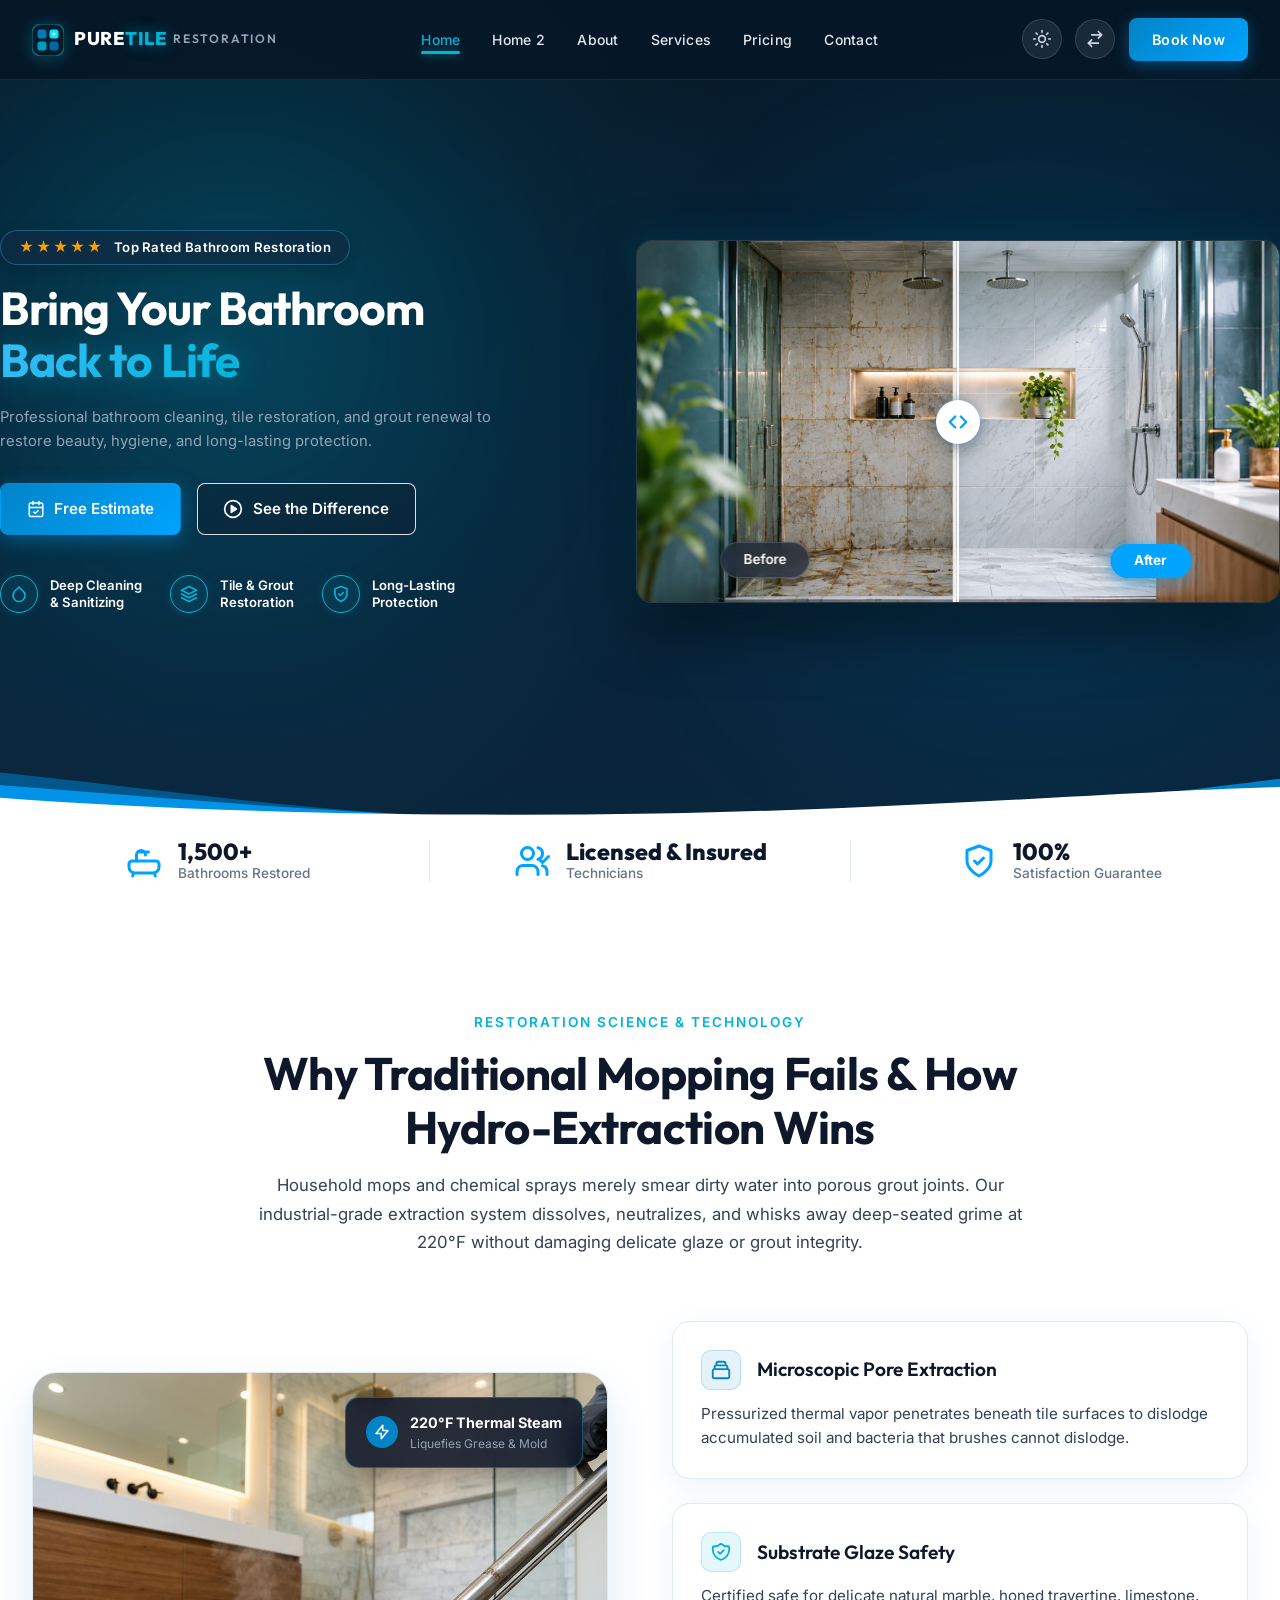
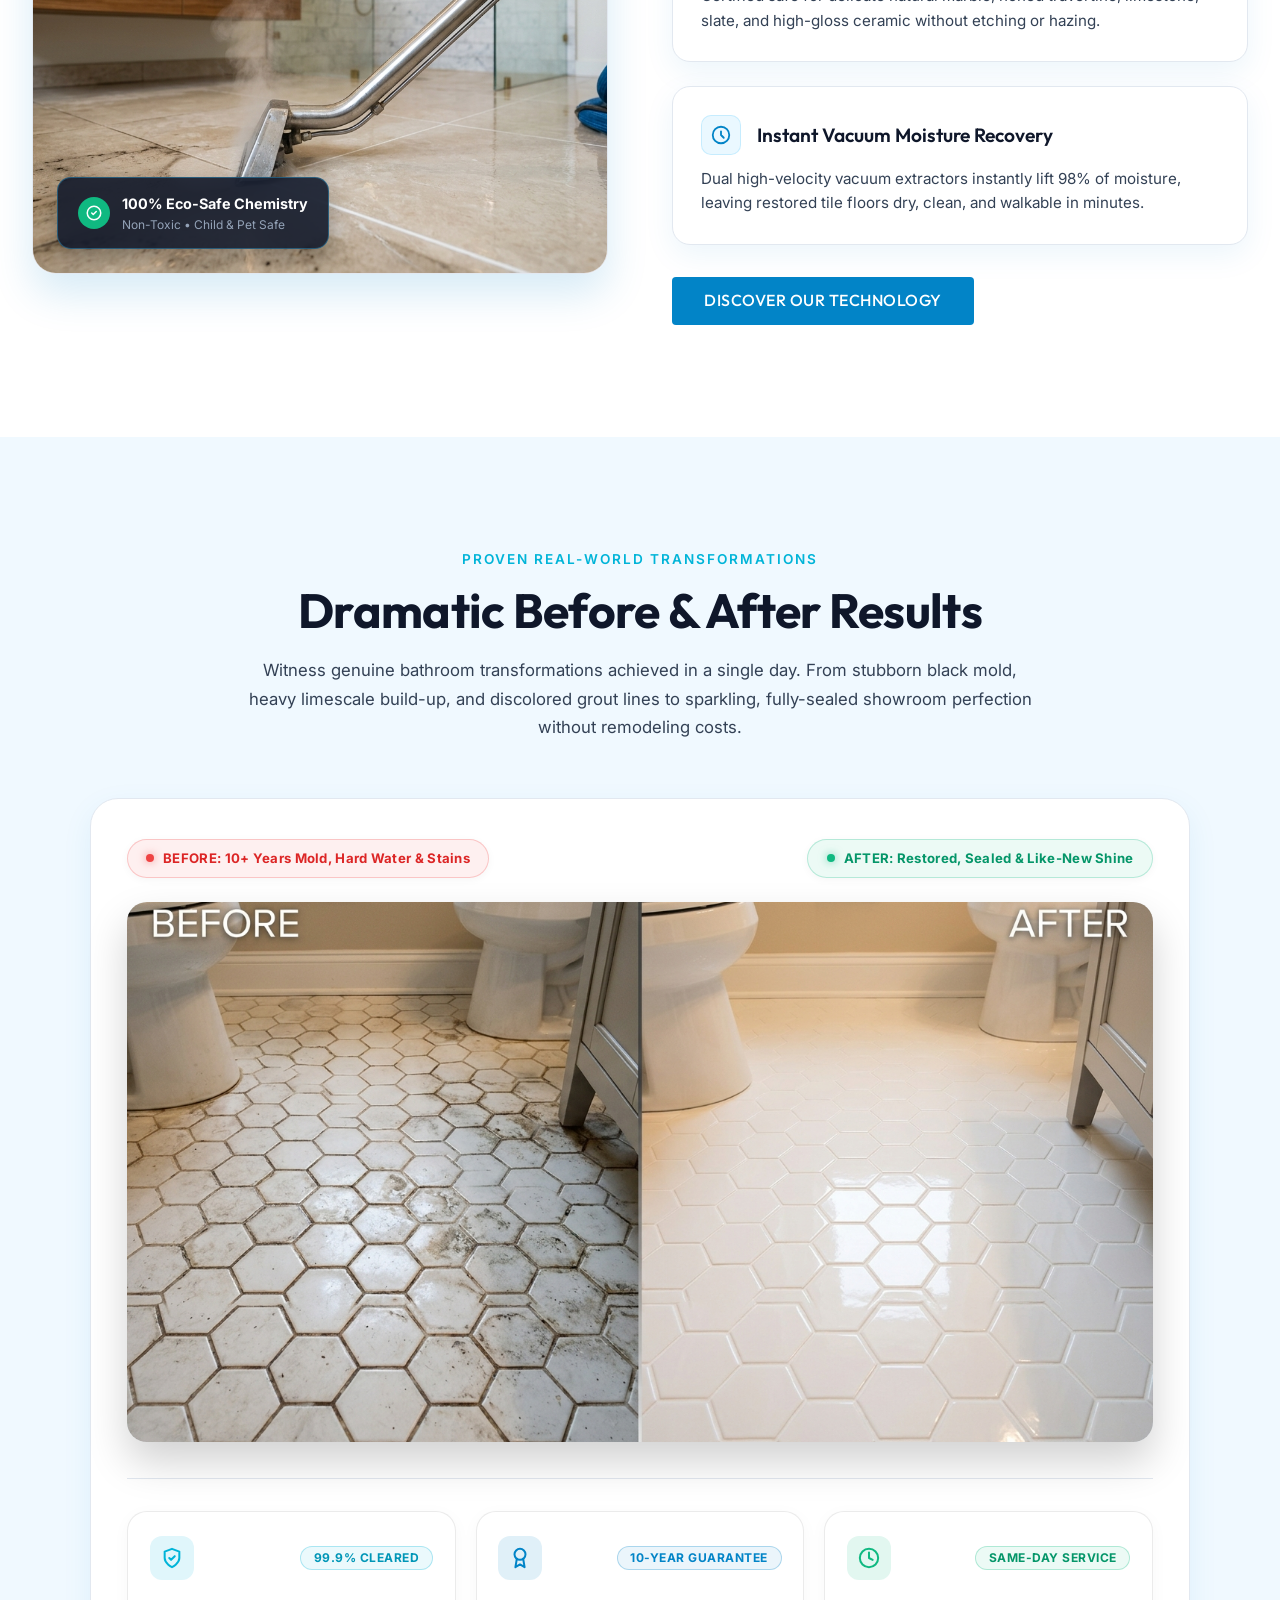
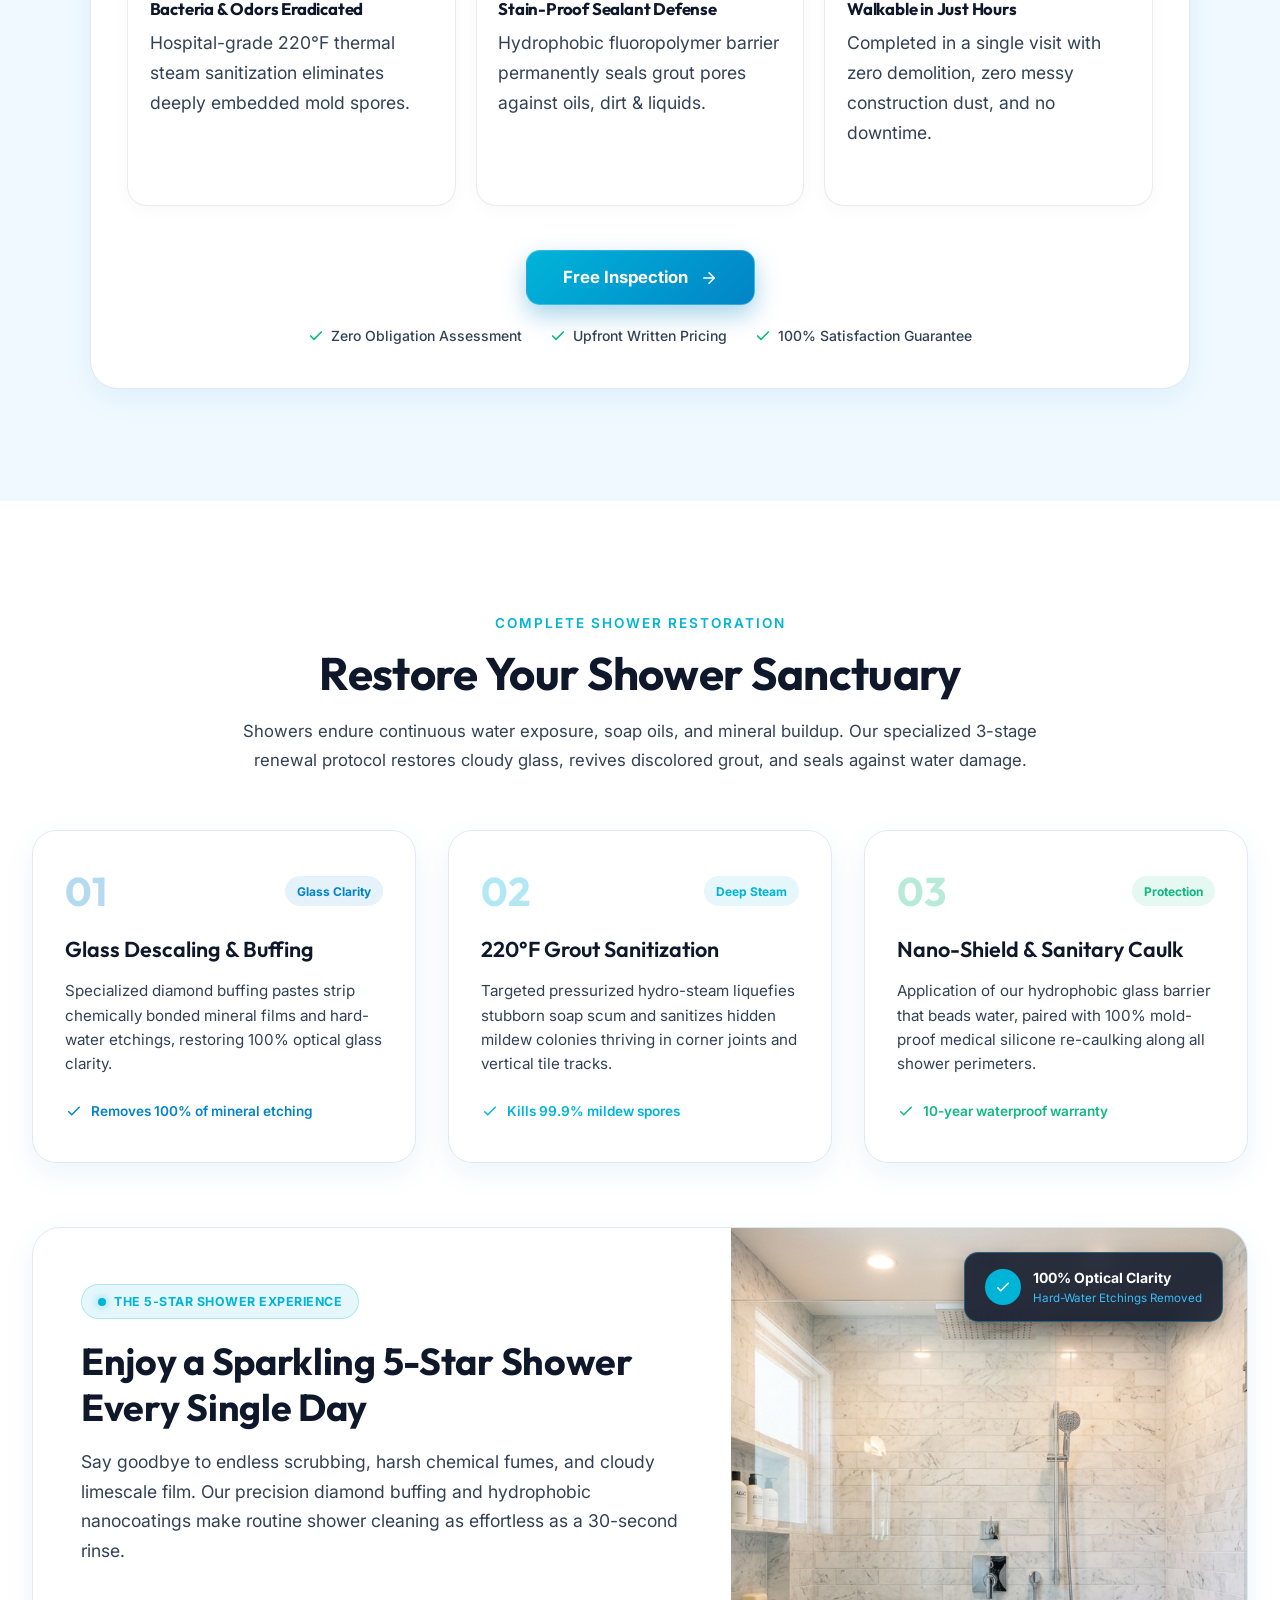
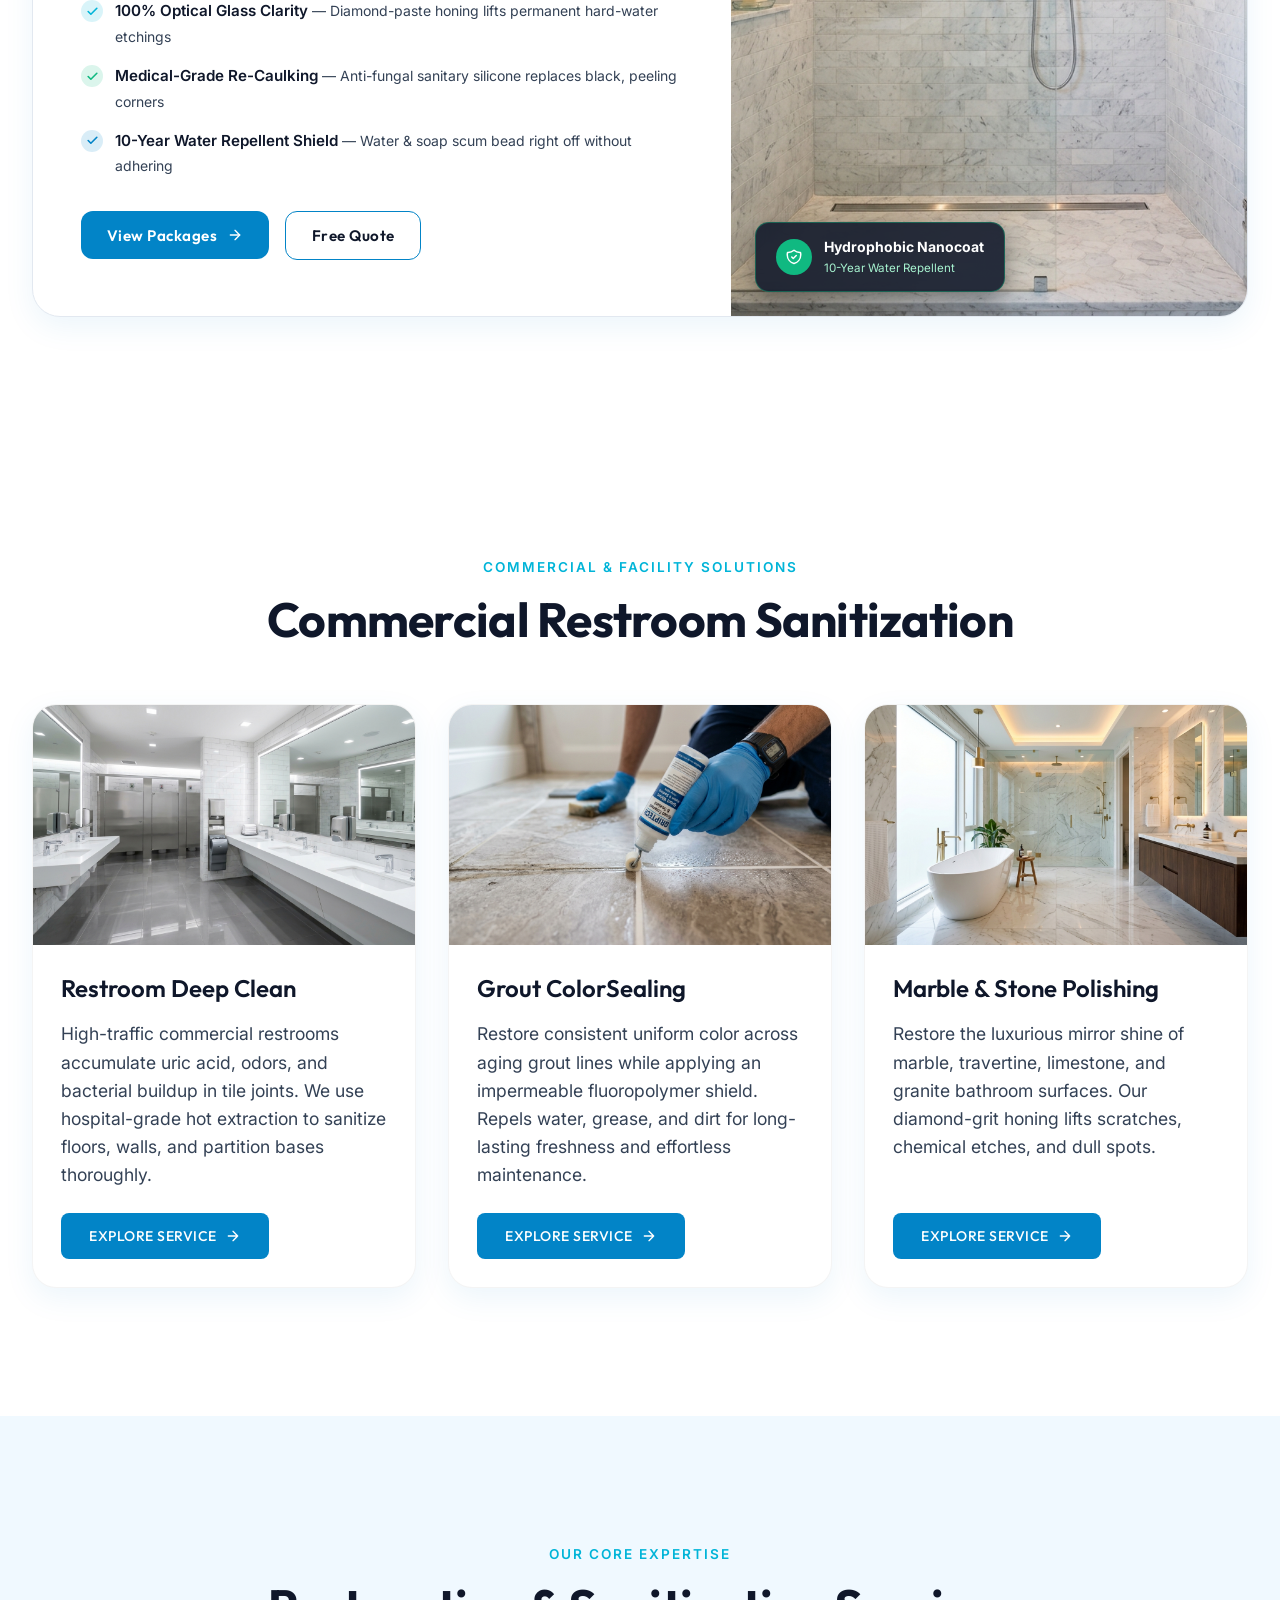
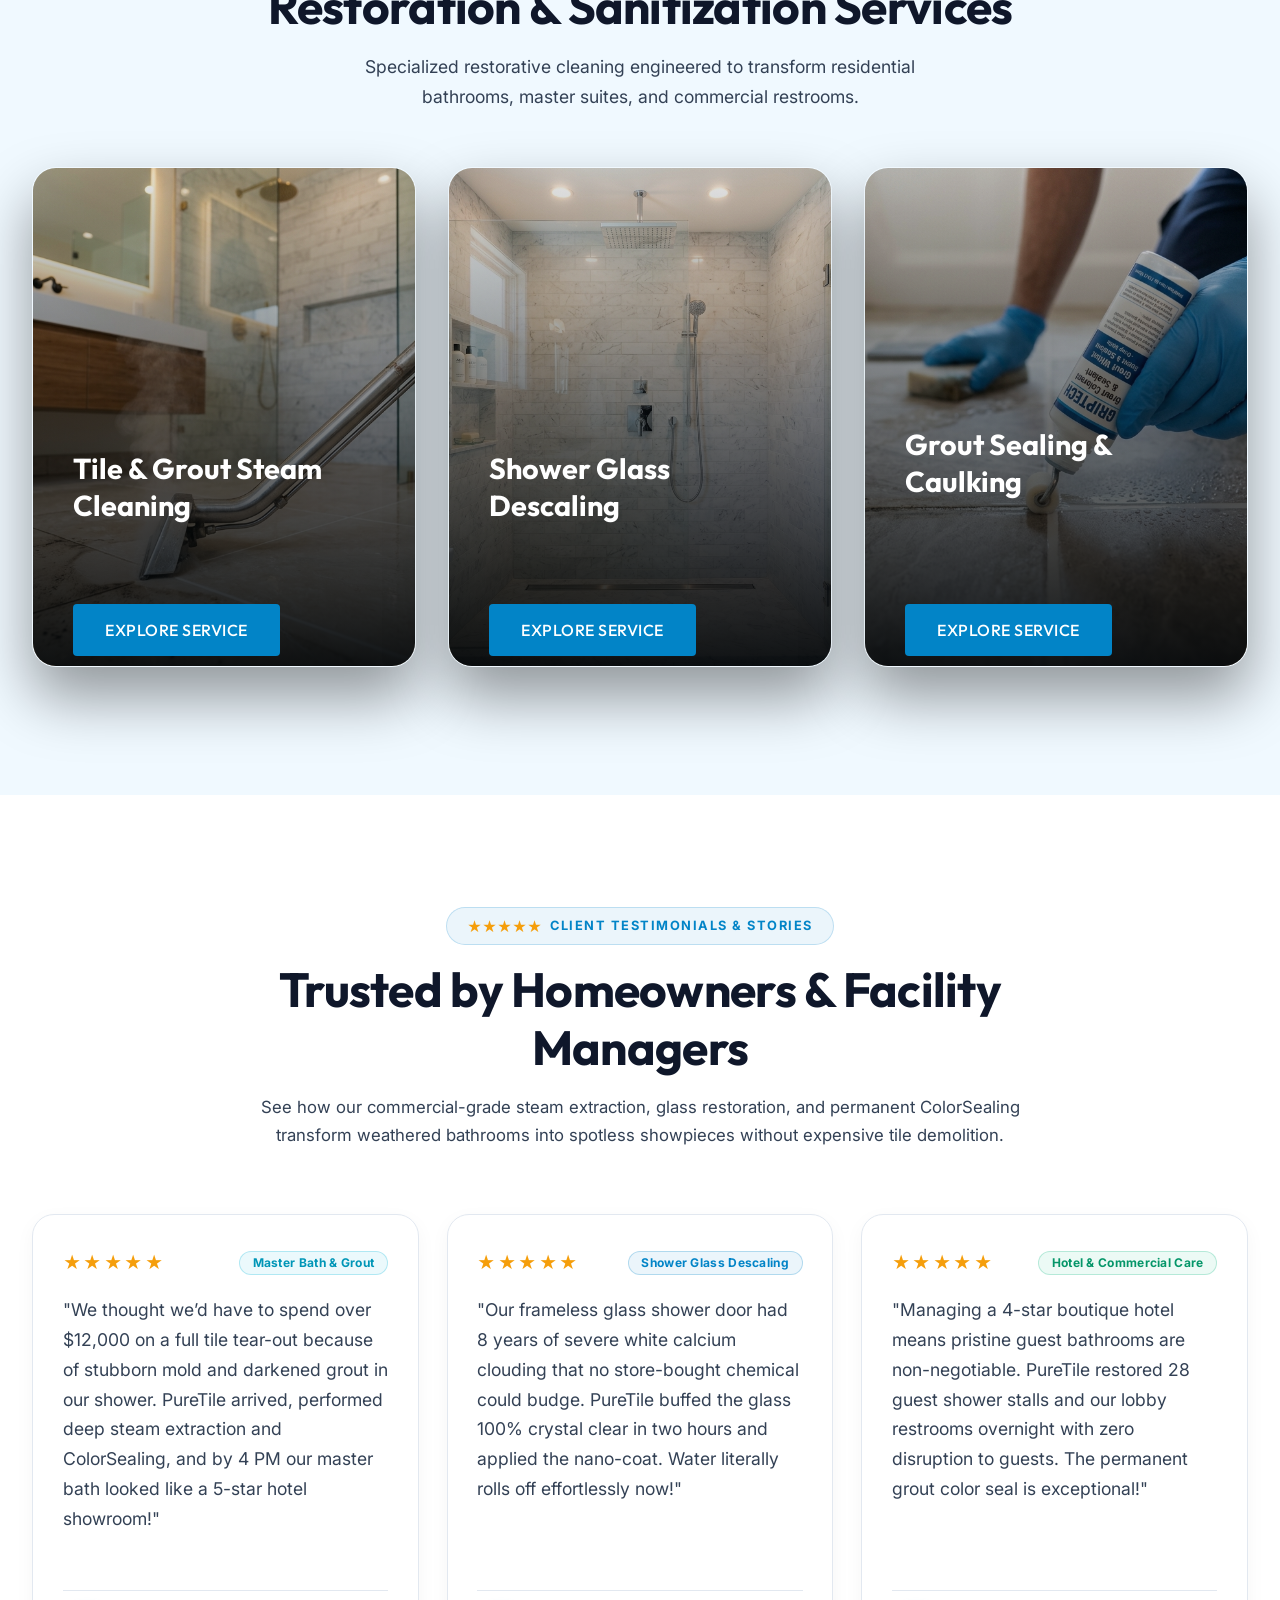
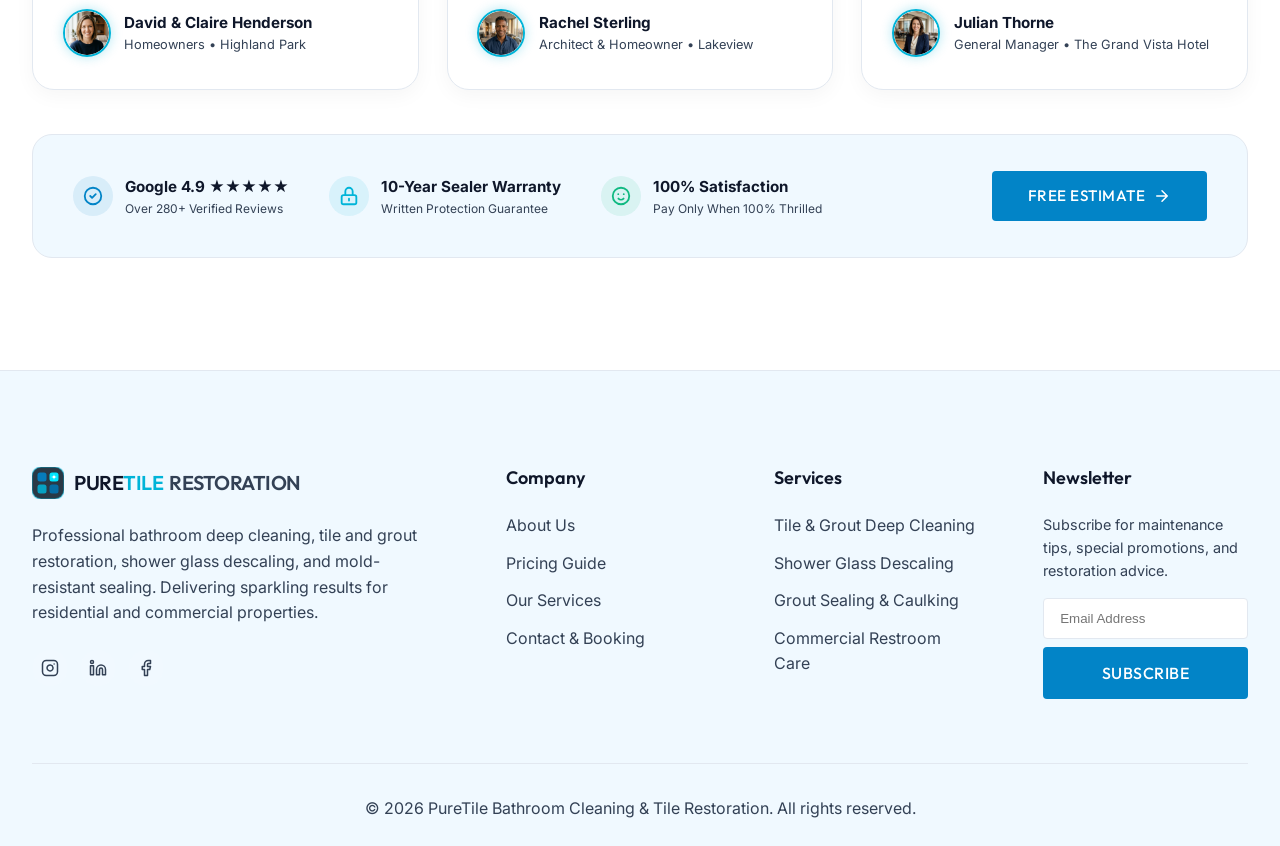
<file: index.html>
<!DOCTYPE html>
<html lang="en" dir="ltr">
<head>
    <meta charset="UTF-8">
    <meta name="viewport" content="width=device-width, initial-scale=1.0">
    <title>Bathroom Cleaning & Tile Restoration | PureTile Restoration</title>
    <meta name="description" content="Professional bathroom cleaning, tile and grout restoration, shower glass descaling, and color sealing with guaranteed before and after results.">
    
    <!-- Fonts -->
    <link rel="preconnect" href="https://fonts.googleapis.com">
    <link rel="preconnect" href="https://fonts.gstatic.com" crossorigin>
    <link href="https://fonts.googleapis.com/css2?family=Inter:wght@400;500&family=Outfit:wght@400;500;600&display=swap" rel="stylesheet">
    
    <!-- CSS -->
    <link rel="stylesheet" href="assets/css/style.css">
    <link rel="stylesheet" href="assets/css/dark-mode.css">
    <link rel="stylesheet" href="assets/css/rtl.css">
    <link rel="icon" type="image/svg+xml" href="assets/images/favicon.svg">
</head>
<body>
    <!-- Navbar -->
    <nav class="navbar home-navbar">
        <div class="container flex-between">
            <a href="index.html" class="brand">
                <svg width="32" height="32" viewBox="0 0 32 32" fill="none" xmlns="http://www.w3.org/2000/svg" class="brand-icon">
                    <rect width="32" height="32" rx="9" fill="rgba(6, 24, 38, 0.85)" stroke="#00B4D8" stroke-width="1.5" stroke-opacity="0.45"/>
                    <rect x="5.5" y="5.5" width="9" height="9" rx="2.5" fill="#0284C7" fill-opacity="0.9"/>
                    <rect x="5.5" y="17.5" width="9" height="9" rx="2.5" fill="#00B4D8" fill-opacity="0.85"/>
                    <rect x="17.5" y="17.5" width="9" height="9" rx="2.5" fill="#0077B6" fill-opacity="0.85"/>
                    <rect x="17.5" y="5.5" width="9" height="9" rx="2.5" fill="#00E5FF"/>
                    <path d="M22 6.8 Q22 10 18.8 10 Q22 10 22 13.2 Q22 10 25.2 10 Q22 10 22 6.8 Z" fill="#FFFFFF"/>
                    <circle cx="22" cy="10" r="0.9" fill="#FFFFFF"/>
                </svg>
                <span class="brand-text">PURE<span class="brand-accent">TILE</span><span class="brand-sub">RESTORATION</span></span>
            </a>
            
            <ul class="nav-links">
                <li><a href="index.html" class="nav-link active">Home</a></li>
                <li><a href="home-2.html" class="nav-link">Home 2</a></li>
                <li><a href="about.html" class="nav-link">About</a></li>
                <li><a href="services.html" class="nav-link">Services</a></li>
                <li><a href="pricing.html" class="nav-link">Pricing</a></li>
                <li><a href="contact.html" class="nav-link">Contact</a></li>
            </ul>
            
            <div class="nav-actions">
                <button id="darkModeToggle" class="icon-btn" aria-label="Toggle Dark Mode">
                    <svg width="20" height="20" viewBox="0 0 24 24" fill="none" stroke="currentColor" stroke-width="2" stroke-linecap="round" stroke-linejoin="round">
                        <circle cx="12" cy="12" r="4"></circle>
                        <line x1="12" y1="2" x2="12" y2="4"></line>
                        <line x1="12" y1="20" x2="12" y2="22"></line>
                        <line x1="4.93" y1="4.93" x2="6.34" y2="6.34"></line>
                        <line x1="17.66" y1="17.66" x2="19.07" y2="19.07"></line>
                        <line x1="2" y1="12" x2="4" y2="12"></line>
                        <line x1="20" y1="12" x2="22" y2="12"></line>
                        <line x1="6.34" y1="17.66" x2="4.93" y2="19.07"></line>
                        <line x1="19.07" y1="4.93" x2="17.66" y2="6.34"></line>
                    </svg>
                </button>
                <button id="rtlToggle" class="icon-btn" aria-label="Toggle RTL">
                    <svg width="20" height="20" viewBox="0 0 24 24" fill="none" stroke="currentColor" stroke-width="2" stroke-linecap="round" stroke-linejoin="round">
                        <path d="M8 7h12m0 0l-4-4m4 4l-4 4m0 6H4m0 0l4 4m-4-4l4-4"></path>
                    </svg>
                </button>
                <a href="contact.html" class="btn-nav-book">Book Now</a>
                <button class="mobile-menu-btn icon-btn" aria-label="Menu">
                    <svg width="24" height="24" fill="none" stroke="currentColor" viewBox="0 0 24 24" xmlns="http://www.w3.org/2000/svg"><path stroke-linecap="round" stroke-linejoin="round" stroke-width="2" d="M4 6h16M4 12h16M4 18h16"></path></svg>
                </button>
            </div>
        </div>
    </nav>

    <!-- Hero Section (Pixel-Perfect Laptop Viewport Match) -->
    <section class="hero-snip-viewport" id="homeHero">
        <!-- Ambient Radial Glows -->
        <div class="hero-glow-1"></div>
        <div class="hero-glow-2"></div>

        <!-- Main Middle Hero Body -->
        <div class="container hero-snip-body">
            <div class="hero-snip-grid">
                <!-- Left Column: Copy & CTAs -->
                <div class="hero-snip-left">
                    <!-- Eyebrow Badge -->
                    <div class="hero-snip-badge">
                        <span class="hero-snip-stars">★★★★★</span>
                        <span class="hero-snip-badge-text">Top Rated Bathroom Restoration</span>
                    </div>

                    <!-- Heading -->
                    <h1 class="hero-snip-title">
                        Bring Your Bathroom<br>
                        <span class="hero-snip-cyan">Back to Life</span>
                    </h1>

                    <!-- Subtitle -->
                    <p class="hero-snip-subtitle">
                        Professional bathroom cleaning, tile restoration, and grout renewal to restore beauty, hygiene, and long-lasting protection.
                    </p>

                    <!-- CTA Buttons Row -->
                    <div class="hero-snip-cta-row">
                        <a href="contact.html" class="hero-btn-primary">
                            <svg width="18" height="18" viewBox="0 0 24 24" fill="none" stroke="currentColor" stroke-width="2" stroke-linecap="round" stroke-linejoin="round">
                                <rect x="3" y="4" width="18" height="18" rx="2" ry="2"></rect>
                                <line x1="16" y1="2" x2="16" y2="6"></line>
                                <line x1="8" y1="2" x2="8" y2="6"></line>
                                <line x1="3" y1="10" x2="21" y2="10"></line>
                                <path d="m9 16 2 2 4-4"></path>
                            </svg>
                            <span>Free Estimate</span>
                        </a>
                        <a href="#heroComparison" class="hero-btn-secondary" id="seeDifferenceBtn">
                            <svg width="20" height="20" viewBox="0 0 24 24" fill="none" stroke="currentColor" stroke-width="2" stroke-linecap="round" stroke-linejoin="round">
                                <circle cx="12" cy="12" r="10"></circle>
                                <polygon points="10 8 16 12 10 16" fill="currentColor"></polygon>
                            </svg>
                            <span>See the Difference</span>
                        </a>
                    </div>

                    <!-- 3 Features Strip -->
                    <div class="hero-snip-features">
                        <div class="hero-snip-feature-item">
                            <div class="feature-circle-icon">
                                <svg width="18" height="18" viewBox="0 0 24 24" fill="none" stroke="#00B4D8" stroke-width="2.2" stroke-linecap="round" stroke-linejoin="round">
                                    <path d="M12 2.69l5.66 5.66a8 8 0 1 1-11.31 0z"></path>
                                </svg>
                            </div>
                            <span class="feature-label">Deep Cleaning<br>&amp; Sanitizing</span>
                        </div>
                        <div class="hero-snip-feature-item">
                            <div class="feature-circle-icon">
                                <svg width="18" height="18" viewBox="0 0 24 24" fill="none" stroke="#00B4D8" stroke-width="2.2" stroke-linecap="round" stroke-linejoin="round">
                                    <polygon points="12 2 2 7 12 12 22 7 12 2"></polygon>
                                    <polyline points="2 17 12 22 22 17"></polyline>
                                    <polyline points="2 12 12 17 22 12"></polyline>
                                </svg>
                            </div>
                            <span class="feature-label">Tile &amp; Grout<br>Restoration</span>
                        </div>
                        <div class="hero-snip-feature-item">
                            <div class="feature-circle-icon">
                                <svg width="18" height="18" viewBox="0 0 24 24" fill="none" stroke="#00B4D8" stroke-width="2.2" stroke-linecap="round" stroke-linejoin="round">
                                    <path d="M12 22s8-4 8-10V5l-8-3-8 3v7c0 6 8 10 8 10z"></path>
                                    <path d="m9 12 2 2 4-4"></path>
                                </svg>
                            </div>
                            <span class="feature-label">Long-Lasting<br>Protection</span>
                        </div>
                    </div>
                </div>

                <!-- Right Column: Before / After Comparison Showcase -->
                <div class="hero-snip-right">
                    <div class="hero-comparison-card" id="heroComparison">
                        <!-- Before & After Image from assets/images/home-hero.png -->
                        <img src="assets/images/home-hero.png" alt="PureTile Bathroom Tile and Grout Restoration Before and After" class="hero-comparison-img">

                        <!-- Center Divider Line -->
                        <div class="comparison-divider-line" id="sliderLine"></div>

                        <!-- Center Interactive Handle with < > Chevrons -->
                        <div class="comparison-slider-handle" id="sliderHandle" aria-label="Before and After slider handle">
                            <svg width="22" height="22" viewBox="0 0 24 24" fill="none" stroke="#00A3FF" stroke-width="2.5" stroke-linecap="round" stroke-linejoin="round">
                                <polyline points="9 18 3 12 9 6"></polyline>
                                <polyline points="15 6 21 12 15 18"></polyline>
                            </svg>
                        </div>

                        <!-- Before Badge -->
                        <span class="badge-before">Before</span>

                        <!-- After Badge -->
                        <span class="badge-after">After</span>
                    </div>
                </div>
            </div>
        </div>

        <!-- Bottom Wave & 3 Trust Metrics Bar -->
        <div class="hero-snip-bottom-bar">
            <!-- Organic Wave Transition (Left Cyan Swoop + Pure White Ribbon) -->
            <div class="hero-wave-wrapper">
                <svg class="hero-wave-svg" viewBox="0 0 1440 95" preserveAspectRatio="none">
                    <!-- Left Deep Cyan Background Swoop -->
                    <path d="M0,15 C140,35 280,65 460,82 C300,85 120,88 0,95 Z" fill="#005B94" opacity="0.9"></path>
                    <!-- Left Bright Electric Cyan Swoop -->
                    <path d="M0,35 C180,55 360,78 580,88 C420,90 200,92 0,95 Z" fill="#00A3FF" opacity="0.8"></path>
                    <!-- Right Bright Blue Accent Swoop -->
                    <path d="M1020,82 C1200,68 1340,42 1440,25 L1440,55 C1320,68 1180,85 1020,92 Z" fill="#00A3FF" opacity="0.7"></path>
                    <!-- Main Pure White Wave Ribbon -->
                    <path d="M0,55 C220,78 480,86 740,80 C1040,72 1260,45 1440,38 L1440,95 L0,95 Z" fill="#FFFFFF" class="wave-fill-main"></path>
                </svg>
            </div>

            <!-- Stats Bar Content -->
            <div class="hero-stats-strip">
                <div class="container">
                    <div class="hero-stats-grid">
                        <!-- Stat 1: 1,500+ Bathrooms Restored -->
                        <div class="hero-stat-col">
                            <div class="hero-stat-icon">
                                <svg width="36" height="36" viewBox="0 0 24 24" fill="none" stroke="#00A3FF" stroke-width="2" stroke-linecap="round" stroke-linejoin="round">
                                    <path d="M9 6h6"></path>
                                    <path d="M7 12V8a3 3 0 0 1 6 0"></path>
                                    <path d="M4 12h16a2 2 0 0 1 2 2v2a4 4 0 0 1-4 4H6a4 4 0 0 1-4-4v-2a2 2 0 0 1 2-2Z"></path>
                                    <path d="m5 20-.5 2"></path>
                                    <path d="m19 20 .5 2"></path>
                                </svg>
                            </div>
                            <div class="hero-stat-info">
                                <div class="hero-stat-num">1,500+</div>
                                <div class="hero-stat-label">Bathrooms Restored</div>
                            </div>
                        </div>

                        <div class="hero-stat-divider"></div>

                        <!-- Stat 2: Licensed & Insured Technicians -->
                        <div class="hero-stat-col">
                            <div class="hero-stat-icon">
                                <svg width="36" height="36" viewBox="0 0 24 24" fill="none" stroke="#00A3FF" stroke-width="2" stroke-linecap="round" stroke-linejoin="round">
                                    <path d="M16 21v-2a4 4 0 0 0-4-4H6a4 4 0 0 0-4 4v2"></path>
                                    <circle cx="9" cy="7" r="4"></circle>
                                    <path d="M22 21v-2a4 4 0 0 0-3-3.87"></path>
                                    <path d="M16 3.13a4 4 0 0 1 0 7.75"></path>
                                    <path d="m17 11 2 2 4-4"></path>
                                </svg>
                            </div>
                            <div class="hero-stat-info">
                                <div class="hero-stat-num">Licensed &amp; Insured</div>
                                <div class="hero-stat-label">Technicians</div>
                            </div>
                        </div>

                        <div class="hero-stat-divider"></div>

                        <!-- Stat 3: 100% Satisfaction Guarantee -->
                        <div class="hero-stat-col">
                            <div class="hero-stat-icon">
                                <svg width="36" height="36" viewBox="0 0 24 24" fill="none" stroke="#00A3FF" stroke-width="2" stroke-linecap="round" stroke-linejoin="round">
                                    <path d="M12 22s8-4 8-10V5l-8-3-8 3v7c0 6 8 10 8 10z"></path>
                                    <path d="m9 12 2 2 4-4"></path>
                                </svg>
                            </div>
                            <div class="hero-stat-info">
                                <div class="hero-stat-num">100%</div>
                                <div class="hero-stat-label">Satisfaction Guarantee</div>
                            </div>
                        </div>
                    </div>
                </div>
            </div>
        </div>
    </section>

    <!-- SECTION 1: Deep Tile & Grout Extraction (Asymmetric Modern Technology Showcase) -->
    <section class="premium-section sec-craftsmanship" style="padding: 7rem 0;">
        <div class="container">
            <div class="text-center reveal reveal-up" style="max-width: 780px; margin: 0 auto 4rem auto;">
                <span class="eyebrow" style="color: #00B4D8; letter-spacing: 2px; text-transform: uppercase; font-weight: 600; font-size: 0.85rem; display: block; margin-bottom: 0.75rem;">Restoration Science & Technology</span>
                <h2 style="font-size: clamp(2rem, 4vw, 2.85rem); margin-bottom: 1rem; color: var(--text-primary); line-height: 1.2;">Why Traditional Mopping Fails & How Hydro-Extraction Wins</h2>
                <p style="color: var(--text-secondary); line-height: 1.7; font-size: 1.05rem;">Household mops and chemical sprays merely smear dirty water into porous grout joints. Our industrial-grade extraction system dissolves, neutralizes, and whisks away deep-seated grime at 220°F without damaging delicate glaze or grout integrity.</p>
            </div>

            <div class="grid grid-2" style="align-items: center; gap: 4rem;">
                <!-- Left: Visual with Live Metric Badges -->
                <div class="reveal reveal-left" style="position: relative;">
                    <div style="position: relative; border-radius: 24px; overflow: hidden; box-shadow: var(--shadow-hover); border: 1px solid var(--border-color);">
                        <img src="assets/images/tile_grout_cleaning.png" alt="Deep tile and grout steam extraction in action" style="width: 100%; height: 500px; object-fit: cover; display: block;">
                        
                        <!-- Floating Badge Top Right -->
                        <div style="position: absolute; top: 1.5rem; right: 1.5rem; background: rgba(15, 23, 42, 0.88); backdrop-filter: blur(12px); -webkit-backdrop-filter: blur(12px); border: 1px solid rgba(56, 189, 248, 0.35); border-radius: 14px; padding: 0.85rem 1.25rem; display: flex; align-items: center; gap: 0.75rem; color: #FFFFFF; box-shadow: 0 10px 25px rgba(0,0,0,0.3);">
                            <div style="width: 32px; height: 32px; border-radius: 50%; background: #0284C7; display: flex; align-items: center; justify-content: center; color: white;">
                                <svg width="18" height="18" fill="none" stroke="currentColor" stroke-width="2" viewBox="0 0 24 24"><path stroke-linecap="round" stroke-linejoin="round" d="M13 10V3L4 14h7v7l9-11h-7z"/></svg>
                            </div>
                            <div>
                                <div style="font-weight: 700; font-size: 0.9rem;">220°F Thermal Steam</div>
                                <div style="color: #94A3B8; font-size: 0.75rem;">Liquefies Grease & Mold</div>
                            </div>
                        </div>

                        <!-- Floating Badge Bottom Left -->
                        <div style="position: absolute; bottom: 1.5rem; left: 1.5rem; background: rgba(15, 23, 42, 0.88); backdrop-filter: blur(12px); -webkit-backdrop-filter: blur(12px); border: 1px solid rgba(56, 189, 248, 0.35); border-radius: 14px; padding: 0.85rem 1.25rem; display: flex; align-items: center; gap: 0.75rem; color: #FFFFFF; box-shadow: 0 10px 25px rgba(0,0,0,0.3);">
                            <div style="width: 32px; height: 32px; border-radius: 50%; background: #10B981; display: flex; align-items: center; justify-content: center; color: white;">
                                <svg width="18" height="18" fill="none" stroke="currentColor" stroke-width="2" viewBox="0 0 24 24"><path stroke-linecap="round" stroke-linejoin="round" d="M9 12l2 2 4-4m6 2a9 9 0 11-18 0 9 9 0 0118 0z"/></svg>
                            </div>
                            <div>
                                <div style="font-weight: 700; font-size: 0.9rem;">100% Eco-Safe Chemistry</div>
                                <div style="color: #94A3B8; font-size: 0.75rem;">Non-Toxic • Child & Pet Safe</div>
                            </div>
                        </div>
                    </div>
                </div>

                <!-- Right: Stack of 3 Modern Feature Cards -->
                <div class="reveal reveal-right" style="display: flex; flex-direction: column; gap: 1.5rem;">
                    <!-- Card 1 -->
                    <div style="background: var(--bg-card); border: 1px solid var(--border-color); border-radius: 18px; padding: 1.75rem; box-shadow: var(--shadow-soft); transition: transform 0.3s ease, border-color 0.3s ease;" onmouseover="this.style.transform='translateY(-4px)'; this.style.borderColor='#00B4D8';" onmouseout="this.style.transform='translateY(0)'; this.style.borderColor='var(--border-color)';">
                        <div style="display: flex; align-items: center; gap: 1rem; margin-bottom: 0.75rem;">
                            <div style="width: 40px; height: 40px; border-radius: 10px; background: rgba(2, 132, 199, 0.1); border: 1px solid rgba(2, 132, 199, 0.2); display: flex; align-items: center; justify-content: center; color: var(--accent-primary);">
                                <svg width="22" height="22" fill="none" stroke="currentColor" stroke-width="2" viewBox="0 0 24 24"><path stroke-linecap="round" stroke-linejoin="round" d="M19 11H5m14 0a2 2 0 012 2v6a2 2 0 01-2 2H5a2 2 0 01-2-2v-6a2 2 0 012-2m14 0V9a2 2 0 00-2-2M5 11V9a2 2 0 012-2m0 0V5a2 2 0 012-2h6a2 2 0 012 2v2M7 7h10"/></svg>
                            </div>
                            <h3 style="font-size: 1.2rem; color: var(--text-primary); margin: 0; font-weight: 600;">Microscopic Pore Extraction</h3>
                        </div>
                        <p style="color: var(--text-secondary); line-height: 1.6; font-size: 0.95rem; margin: 0;">Pressurized thermal vapor penetrates beneath tile surfaces to dislodge accumulated soil and bacteria that brushes cannot dislodge.</p>
                    </div>

                    <!-- Card 2 -->
                    <div style="background: var(--bg-card); border: 1px solid var(--border-color); border-radius: 18px; padding: 1.75rem; box-shadow: var(--shadow-soft); transition: transform 0.3s ease, border-color 0.3s ease;" onmouseover="this.style.transform='translateY(-4px)'; this.style.borderColor='#00B4D8';" onmouseout="this.style.transform='translateY(0)'; this.style.borderColor='var(--border-color)';">
                        <div style="display: flex; align-items: center; gap: 1rem; margin-bottom: 0.75rem;">
                            <div style="width: 40px; height: 40px; border-radius: 10px; background: rgba(0, 180, 216, 0.1); border: 1px solid rgba(0, 180, 216, 0.2); display: flex; align-items: center; justify-content: center; color: var(--accent-secondary);">
                                <svg width="22" height="22" fill="none" stroke="currentColor" stroke-width="2" viewBox="0 0 24 24"><path stroke-linecap="round" stroke-linejoin="round" d="M9 12l2 2 4-4m5.618-4.016A11.955 11.955 0 0112 2.944a11.955 11.955 0 01-8.618 3.04A12.02 12.02 0 003 9c0 5.591 3.824 10.29 9 11.622 5.176-1.332 9-6.03 9-11.622 0-1.042-.133-2.052-.382-3.016z"/></svg>
                            </div>
                            <h3 style="font-size: 1.2rem; color: var(--text-primary); margin: 0; font-weight: 600;">Substrate Glaze Safety</h3>
                        </div>
                        <p style="color: var(--text-secondary); line-height: 1.6; font-size: 0.95rem; margin: 0;">Certified safe for delicate natural marble, honed travertine, limestone, slate, and high-gloss ceramic without etching or hazing.</p>
                    </div>

                    <!-- Card 3 -->
                    <div style="background: var(--bg-card); border: 1px solid var(--border-color); border-radius: 18px; padding: 1.75rem; box-shadow: var(--shadow-soft); transition: transform 0.3s ease, border-color 0.3s ease;" onmouseover="this.style.transform='translateY(-4px)'; this.style.borderColor='#00B4D8';" onmouseout="this.style.transform='translateY(0)'; this.style.borderColor='var(--border-color)';">
                        <div style="display: flex; align-items: center; gap: 1rem; margin-bottom: 0.75rem;">
                            <div style="width: 40px; height: 40px; border-radius: 10px; background: rgba(56, 189, 248, 0.1); border: 1px solid rgba(56, 189, 248, 0.2); display: flex; align-items: center; justify-content: center; color: #0284C7;">
                                <svg width="22" height="22" fill="none" stroke="currentColor" stroke-width="2" viewBox="0 0 24 24"><path stroke-linecap="round" stroke-linejoin="round" d="M12 8v4l3 3m6-3a9 9 0 11-18 0 9 9 0 0118 0z"/></svg>
                            </div>
                            <h3 style="font-size: 1.2rem; color: var(--text-primary); margin: 0; font-weight: 600;">Instant Vacuum Moisture Recovery</h3>
                        </div>
                        <p style="color: var(--text-secondary); line-height: 1.6; font-size: 0.95rem; margin: 0;">Dual high-velocity vacuum extractors instantly lift 98% of moisture, leaving restored tile floors dry, clean, and walkable in minutes.</p>
                    </div>

                    <div style="margin-top: 0.5rem;">
                        <a href="services.html#tile-steam-cleaning" class="btn btn-primary" style="height: 48px; padding: 0 2rem; display: inline-flex; align-items: center;">Discover Our Technology</a>
                    </div>
                </div>
            </div>
        </div>
    </section>

    <!-- SECTION 2: Proven Before & After Results (Heroic Showcase Centerpiece) -->
    <section class="premium-section sec-signature" id="beforeAfterSection" style="padding: 7rem 0; background-color: var(--bg-secondary);">
        <div class="container">
            <div class="text-center reveal reveal-up" style="max-width: 800px; margin: 0 auto 3.5rem auto;">
                <span class="eyebrow" style="color: #00B4D8; letter-spacing: 2px; text-transform: uppercase; font-weight: 600; font-size: 0.85rem; display: block; margin-bottom: 0.75rem;">Proven Real-World Transformations</span>
                <h2 style="font-size: clamp(2rem, 4.5vw, 3rem); margin-bottom: 1rem; color: var(--text-primary); line-height: 1.2;">Dramatic Before & After Results</h2>
                <p style="color: var(--text-secondary); line-height: 1.7; font-size: 1.05rem;">Witness genuine bathroom transformations achieved in a single day. From stubborn black mold, heavy limescale build-up, and discolored grout lines to sparkling, fully-sealed showroom perfection without remodeling costs.</p>
            </div>

            <!-- Grand Transformation Showcase Card -->
            <div class="reveal reveal-scale trans-showcase-box">
                <!-- Comparison Pill Badges Header -->
                <div class="trans-compare-header">
                    <div class="trans-compare-badge trans-badge-before">
                        <span class="compare-dot dot-before"></span>
                        <span>BEFORE: 10+ Years Mold, Hard Water & Stains</span>
                    </div>
                    <div class="trans-compare-badge trans-badge-after">
                        <span class="compare-dot dot-after"></span>
                        <span>AFTER: Restored, Sealed & Like-New Shine</span>
                    </div>
                </div>

                <!-- Comparison Image -->
                <div class="trans-image-wrap">
                    <img src="assets/images/before_after_tile.png" alt="Before and after comparison of restored bathroom floor tile and grout">
                </div>

                <!-- 3-Column Performance & Guarantee Showcase (Refined Luxury Layout) -->
                <div class="trans-feature-grid">
                    <!-- Feature 1: Hygiene & Bacteria Eradication -->
                    <div class="trans-feature-card">
                        <div class="trans-card-top">
                            <div class="trans-icon-wrap trans-icon-cyan">
                                <svg width="22" height="22" viewBox="0 0 24 24" fill="none" stroke="currentColor" stroke-width="2.2" stroke-linecap="round" stroke-linejoin="round">
                                    <path d="M12 22s8-4 8-10V5l-8-3-8 3v7c0 6 8 10 8 10z"/>
                                    <path d="m9 12 2 2 4-4"/>
                                </svg>
                            </div>
                            <span class="trans-pill-badge trans-pill-cyan">
                                99.9% Cleared
                            </span>
                        </div>
                        <h3 class="trans-card-title">Bacteria & Odors Eradicated</h3>
                        <p class="trans-card-desc">Hospital-grade 220°F thermal steam sanitization eliminates deeply embedded mold spores.</p>
                    </div>

                    <!-- Feature 2: 10-Year Warranty & Sealant Defense -->
                    <div class="trans-feature-card">
                        <div class="trans-card-top">
                            <div class="trans-icon-wrap trans-icon-blue">
                                <svg width="22" height="22" viewBox="0 0 24 24" fill="none" stroke="currentColor" stroke-width="2.2" stroke-linecap="round" stroke-linejoin="round">
                                    <circle cx="12" cy="8" r="6"/>
                                    <path d="M15.477 12.89 17 22l-5-3-5 3 1.523-9.11"/>
                                </svg>
                            </div>
                            <span class="trans-pill-badge trans-pill-blue">
                                10-Year Guarantee
                            </span>
                        </div>
                        <h3 class="trans-card-title">Stain-Proof Sealant Defense</h3>
                        <p class="trans-card-desc">Hydrophobic fluoropolymer barrier permanently seals grout pores against oils, dirt & liquids.</p>
                    </div>

                    <!-- Feature 3: Same-Day Service & Walkable in Hours -->
                    <div class="trans-feature-card">
                        <div class="trans-card-top">
                            <div class="trans-icon-wrap trans-icon-green">
                                <svg width="22" height="22" viewBox="0 0 24 24" fill="none" stroke="currentColor" stroke-width="2.2" stroke-linecap="round" stroke-linejoin="round">
                                    <circle cx="12" cy="12" r="10"/>
                                    <polyline points="12 6 12 12 16 14"/>
                                </svg>
                            </div>
                            <span class="trans-pill-badge trans-pill-green">
                                Same-Day Service
                            </span>
                        </div>
                        <h3 class="trans-card-title">Walkable in Just Hours</h3>
                        <p class="trans-card-desc">Completed in a single visit with zero demolition, zero messy construction dust, and no downtime.</p>
                    </div>
                </div>

                <!-- Bottom Action & Trust Row -->
                <div class="trans-cta-container">
                    <a href="contact.html" class="trans-cta-btn">
                        <span>Free Inspection</span>
                        <svg width="18" height="18" viewBox="0 0 24 24" fill="none" stroke="currentColor" stroke-width="2" stroke-linecap="round" stroke-linejoin="round"><path d="M5 12h14"/><path d="m12 5 7 7-7 7"/></svg>
                    </a>
                    <div class="trans-trust-row">
                        <span class="trans-trust-item">
                            <svg width="16" height="16" viewBox="0 0 24 24" fill="none" stroke="#10B981" stroke-width="2.5" stroke-linecap="round" stroke-linejoin="round"><polyline points="20 6 9 17 4 12"/></svg>
                            Zero Obligation Assessment
                        </span>
                        <span class="trans-trust-item">
                            <svg width="16" height="16" viewBox="0 0 24 24" fill="none" stroke="#10B981" stroke-width="2.5" stroke-linecap="round" stroke-linejoin="round"><polyline points="20 6 9 17 4 12"/></svg>
                            Upfront Written Pricing
                        </span>
                        <span class="trans-trust-item">
                            <svg width="16" height="16" viewBox="0 0 24 24" fill="none" stroke="#10B981" stroke-width="2.5" stroke-linecap="round" stroke-linejoin="round"><polyline points="20 6 9 17 4 12"/></svg>
                            100% Satisfaction Guarantee
                        </span>
                    </div>
                </div>
            </div>
        </div>
    </section>

    <!-- SECTION 3: The Sanctuary -> 3-Stage Shower Renewal Protocol (Process Cards Grid) -->
    <section class="premium-section sec-sanctuary" style="padding: 7rem 0;">
        <div class="container">
            <div class="text-center reveal reveal-up" style="max-width: 800px; margin: 0 auto 3.5rem auto;">
                <span class="eyebrow" style="color: #00B4D8; letter-spacing: 2px; text-transform: uppercase; font-weight: 600; font-size: 0.85rem; display: block; margin-bottom: 0.75rem;">Complete Shower Restoration</span>
                <h2 style="font-size: clamp(2rem, 4vw, 2.85rem); margin-bottom: 1rem; color: var(--text-primary); line-height: 1.2;">Restore Your Shower Sanctuary</h2>
                <p style="color: var(--text-secondary); line-height: 1.7; font-size: 1.05rem;">Showers endure continuous water exposure, soap oils, and mineral buildup. Our specialized 3-stage renewal protocol restores cloudy glass, revives discolored grout, and seals against water damage.</p>
            </div>

            <!-- 3-Column Protocol Step Cards Grid -->
            <div class="protocol-steps-grid tablet-center-grid-3" style="margin-bottom: 4rem;">
                <!-- Step 01 -->
                <div class="glass-card reveal reveal-up" style="padding: 2.5rem 2rem; border-radius: 24px; position: relative; display: flex; flex-direction: column;">
                    <div style="display: flex; justify-content: space-between; align-items: center; margin-bottom: 1.5rem;">
                        <span style="font-family: 'Outfit', sans-serif; font-size: 2.5rem; font-weight: 700; color: rgba(2, 132, 199, 0.3); line-height: 1;">01</span>
                        <span style="background: rgba(2, 132, 199, 0.1); color: var(--accent-primary); font-size: 0.75rem; font-weight: 700; padding: 0.35rem 0.75rem; border-radius: 20px;">Glass Clarity</span>
                    </div>
                    <h3 style="font-size: 1.35rem; color: var(--text-primary); margin-bottom: 1rem; font-weight: 600;">Glass Descaling & Buffing</h3>
                    <p style="color: var(--text-secondary); line-height: 1.6; font-size: 0.95rem; margin-bottom: 1.5rem; flex-grow: 1;">Specialized diamond buffing pastes strip chemically bonded mineral films and hard-water etchings, restoring 100% optical glass clarity.</p>
                    <div style="color: var(--accent-primary); font-size: 0.85rem; font-weight: 600; display: flex; align-items: center; gap: 0.5rem;">
                        <svg width="18" height="18" fill="none" stroke="currentColor" stroke-width="2" viewBox="0 0 24 24"><path stroke-linecap="round" stroke-linejoin="round" d="M5 13l4 4L19 7"/></svg>
                        Removes 100% of mineral etching
                    </div>
                </div>

                <!-- Step 02 -->
                <div class="glass-card reveal reveal-up" style="transition-delay: 0.2s; padding: 2.5rem 2rem; border-radius: 24px; position: relative; display: flex; flex-direction: column;">
                    <div style="display: flex; justify-content: space-between; align-items: center; margin-bottom: 1.5rem;">
                        <span style="font-family: 'Outfit', sans-serif; font-size: 2.5rem; font-weight: 700; color: rgba(0, 180, 216, 0.3); line-height: 1;">02</span>
                        <span style="background: rgba(0, 180, 216, 0.1); color: var(--accent-secondary); font-size: 0.75rem; font-weight: 700; padding: 0.35rem 0.75rem; border-radius: 20px;">Deep Steam</span>
                    </div>
                    <h3 style="font-size: 1.35rem; color: var(--text-primary); margin-bottom: 1rem; font-weight: 600;">220°F Grout Sanitization</h3>
                    <p style="color: var(--text-secondary); line-height: 1.6; font-size: 0.95rem; margin-bottom: 1.5rem; flex-grow: 1;">Targeted pressurized hydro-steam liquefies stubborn soap scum and sanitizes hidden mildew colonies thriving in corner joints and vertical tile tracks.</p>
                    <div style="color: var(--accent-secondary); font-size: 0.85rem; font-weight: 600; display: flex; align-items: center; gap: 0.5rem;">
                        <svg width="18" height="18" fill="none" stroke="currentColor" stroke-width="2" viewBox="0 0 24 24"><path stroke-linecap="round" stroke-linejoin="round" d="M5 13l4 4L19 7"/></svg>
                        Kills 99.9% mildew spores
                    </div>
                </div>

                <!-- Step 03 -->
                <div class="glass-card reveal reveal-up" style="transition-delay: 0.4s; padding: 2.5rem 2rem; border-radius: 24px; position: relative; display: flex; flex-direction: column;">
                    <div style="display: flex; justify-content: space-between; align-items: center; margin-bottom: 1.5rem;">
                        <span style="font-family: 'Outfit', sans-serif; font-size: 2.5rem; font-weight: 700; color: rgba(16, 185, 129, 0.3); line-height: 1;">03</span>
                        <span style="background: rgba(16, 185, 129, 0.1); color: #10B981; font-size: 0.75rem; font-weight: 700; padding: 0.35rem 0.75rem; border-radius: 20px;">Protection</span>
                    </div>
                    <h3 style="font-size: 1.35rem; color: var(--text-primary); margin-bottom: 1rem; font-weight: 600;">Nano-Shield & Sanitary Caulk</h3>
                    <p style="color: var(--text-secondary); line-height: 1.6; font-size: 0.95rem; margin-bottom: 1.5rem; flex-grow: 1;">Application of our hydrophobic glass barrier that beads water, paired with 100% mold-proof medical silicone re-caulking along all shower perimeters.</p>
                    <div style="color: #10B981; font-size: 0.85rem; font-weight: 600; display: flex; align-items: center; gap: 0.5rem;">
                        <svg width="18" height="18" fill="none" stroke="currentColor" stroke-width="2" viewBox="0 0 24 24"><path stroke-linecap="round" stroke-linejoin="round" d="M5 13l4 4L19 7"/></svg>
                        10-year waterproof warranty
                    </div>
                </div>
            </div>

            <!-- 2-Column Shower Studio Showcase Card (Modern Studio Layout) -->
            <div class="shower-studio-card reveal reveal-scale hover-lift">
                <!-- Left Column: Content & Benefits -->
                <div class="shower-studio-content">
                    <div class="shower-studio-pill">
                        <span class="status-dot-cyan"></span>
                        THE 5-STAR SHOWER EXPERIENCE
                    </div>
                    
                    <h3 class="shower-studio-title">
                        Enjoy a Sparkling 5-Star Shower Every Single Day
                    </h3>
                    
                    <p class="shower-studio-desc">
                        Say goodbye to endless scrubbing, harsh chemical fumes, and cloudy limescale film. Our precision diamond buffing and hydrophobic nanocoatings make routine shower cleaning as effortless as a 30-second rinse.
                    </p>

                    <!-- Feature Checklist -->
                    <div class="shower-checklist">
                        <div class="shower-checklist-item">
                            <div class="shower-check-icon check-icon-cyan">
                                <svg width="13" height="13" viewBox="0 0 24 24" fill="none" stroke="currentColor" stroke-width="3" stroke-linecap="round" stroke-linejoin="round"><polyline points="20 6 9 17 4 12"/></svg>
                            </div>
                            <div>
                                <strong class="checklist-title">100% Optical Glass Clarity</strong>
                                <span class="checklist-sub"> — Diamond-paste honing lifts permanent hard-water etchings</span>
                            </div>
                        </div>

                        <div class="shower-checklist-item">
                            <div class="shower-check-icon check-icon-green">
                                <svg width="13" height="13" viewBox="0 0 24 24" fill="none" stroke="currentColor" stroke-width="3" stroke-linecap="round" stroke-linejoin="round"><polyline points="20 6 9 17 4 12"/></svg>
                            </div>
                            <div>
                                <strong class="checklist-title">Medical-Grade Re-Caulking</strong>
                                <span class="checklist-sub"> — Anti-fungal sanitary silicone replaces black, peeling corners</span>
                            </div>
                        </div>

                        <div class="shower-checklist-item">
                            <div class="shower-check-icon check-icon-blue">
                                <svg width="13" height="13" viewBox="0 0 24 24" fill="none" stroke="currentColor" stroke-width="3" stroke-linecap="round" stroke-linejoin="round"><polyline points="20 6 9 17 4 12"/></svg>
                            </div>
                            <div>
                                <strong class="checklist-title">10-Year Water Repellent Shield</strong>
                                <span class="checklist-sub"> — Water & soap scum bead right off without adhering</span>
                            </div>
                        </div>
                    </div>

                    <!-- Action Row (Short punchy CTAs) -->
                    <div class="shower-action-row">
                        <a href="services.html#shower-glass-descaling" class="btn btn-primary shower-cta-btn">
                            <span>View Packages</span>
                            <svg width="16" height="16" viewBox="0 0 24 24" fill="none" stroke="currentColor" stroke-width="2" stroke-linecap="round" stroke-linejoin="round"><path d="M5 12h14"/><path d="m12 5 7 7-7 7"/></svg>
                        </a>
                        <a href="contact.html" class="btn btn-secondary shower-cta-btn">
                            <span>Free Quote</span>
                        </a>
                    </div>
                </div>

                <!-- Right Column: Crystal-Clear Photography with Floating Badges (No dark gradient overlay!) -->
                <div class="shower-studio-visual" style="position: relative; min-height: 440px; overflow: hidden;">
                    <img src="assets/images/shower_glass_restoration.png" alt="Restored sparkling shower with crystal clear glass and clean tiles" style="width: 100%; height: 100%; object-fit: cover; display: block;">
                    
                    <!-- Floating Badge 1: Top Right -->
                    <div class="float-slow" style="position: absolute; top: 1.5rem; right: 1.5rem; background: rgba(15, 23, 42, 0.88); backdrop-filter: blur(12px); -webkit-backdrop-filter: blur(12px); border: 1px solid rgba(56, 189, 248, 0.35); border-radius: 14px; padding: 0.85rem 1.25rem; display: flex; align-items: center; gap: 0.75rem; color: #FFFFFF; box-shadow: 0 10px 25px rgba(0,0,0,0.4);">
                        <div style="width: 36px; height: 36px; border-radius: 50%; background: #00B4D8; display: flex; align-items: center; justify-content: center; color: white;">
                            <svg width="18" height="18" fill="none" stroke="currentColor" stroke-width="2" viewBox="0 0 24 24"><path stroke-linecap="round" stroke-linejoin="round" d="M5 13l4 4L19 7"/></svg>
                        </div>
                        <div>
                            <div style="font-weight: 700; font-size: 0.875rem; color: #FFFFFF;">100% Optical Clarity</div>
                            <div style="font-size: 0.725rem; color: #38BDF8;">Hard-Water Etchings Removed</div>
                        </div>
                    </div>

                    <!-- Floating Badge 2: Bottom Left -->
                    <div class="float-reverse" style="position: absolute; bottom: 1.5rem; left: 1.5rem; background: rgba(15, 23, 42, 0.88); backdrop-filter: blur(12px); -webkit-backdrop-filter: blur(12px); border: 1px solid rgba(16, 185, 129, 0.4); border-radius: 14px; padding: 0.85rem 1.25rem; display: flex; align-items: center; gap: 0.75rem; color: #FFFFFF; box-shadow: 0 10px 25px rgba(0,0,0,0.4);">
                        <div style="width: 36px; height: 36px; border-radius: 50%; background: #10B981; display: flex; align-items: center; justify-content: center; color: white;">
                            <svg width="18" height="18" fill="none" stroke="currentColor" stroke-width="2" viewBox="0 0 24 24"><path stroke-linecap="round" stroke-linejoin="round" d="M9 12l2 2 4-4m5.618-4.016A11.955 11.955 0 0112 2.944a11.955 11.955 0 01-8.618 3.04A12.02 12.02 0 003 9c0 5.591 3.824 10.29 9 11.622 5.176-1.332 9-6.03 9-11.622 0-1.042-.133-2.052-.382-3.016z"/></svg>
                        </div>
                        <div>
                            <div style="font-weight: 700; font-size: 0.875rem; color: #FFFFFF;">Hydrophobic Nanocoat</div>
                            <div style="font-size: 0.725rem; color: #A7F3D0;">10-Year Water Repellent</div>
                        </div>
                    </div>
                </div>
            </div>
        </div>
    </section>

    <!-- SECTION 4: Corporate Excellence -> Commercial Restroom Care -->
    <section class="premium-section sec-corporate">
        <div class="container">
            <div class="text-center reveal reveal-up" style="max-width: 800px; margin: 0 auto 3.5rem auto;">
                <span class="eyebrow" style="color: #00B4D8; letter-spacing: 2px; text-transform: uppercase; font-weight: 600; font-size: 0.85rem; display: block; margin-bottom: 0.75rem;">Commercial & Facility Solutions</span>
                <h2 style="font-size: clamp(2.2rem, 4.2vw, 3rem); font-weight: 700; margin-bottom: 1rem; color: var(--text-primary); line-height: 1.2;">Commercial Restroom Sanitization</h2>
            </div>
            <div class="commercial-care-grid tablet-center-grid-3" style="margin-top: 3rem;">
                <!-- Card 1 -->
                <div class="glass-card reveal reveal-up" style="padding: 0; border-radius: 24px; display: flex; flex-direction: column; transition: transform 0.3s ease, box-shadow 0.3s ease; cursor: pointer; border: 1px solid rgba(150,150,150,0.1); overflow: hidden;" onmouseover="this.style.transform='translateY(-10px)'; this.style.boxShadow='0 20px 40px rgba(0,0,0,0.15)';" onmouseout="this.style.transform='translateY(0)'; this.style.boxShadow='none';">
                    <img src="assets/images/commercial_restroom_cleaning.png" alt="Commercial Restroom Deep Tile Sanitization" style="width: 100%; height: 240px; object-fit: cover; display: block;">
                    <div style="padding: 1.75rem; display: flex; flex-direction: column; flex-grow: 1;">
                        <h3 style="color: var(--text-primary); font-size: 1.5rem; margin-bottom: 1rem; font-weight: 600;">Restroom Deep Clean</h3>
                        <p style="color: var(--text-secondary); margin-bottom: 1.5rem; line-height: 1.6; flex-grow: 1;">High-traffic commercial restrooms accumulate uric acid, odors, and bacterial buildup in tile joints. We use hospital-grade hot extraction to sanitize floors, walls, and partition bases thoroughly.</p>
                        <a href="services.html#commercial-restrooms" class="btn btn-primary" style="margin-top: auto; width: fit-content; height: 46px; padding: 0 1.75rem; font-size: 0.875rem; border-radius: 8px; display: inline-flex; align-items: center; gap: 0.5rem;">
                            <span>Explore Service</span>
                            <svg width="16" height="16" viewBox="0 0 24 24" fill="none" stroke="currentColor" stroke-width="2" stroke-linecap="round" stroke-linejoin="round"><path d="M5 12h14M12 5l7 7-7 7"/></svg>
                        </a>
                    </div>
                </div>
                
                <!-- Card 2 -->
                <div class="glass-card reveal reveal-up" style="transition-delay: 0.2s; padding: 0; border-radius: 24px; display: flex; flex-direction: column; transition: transform 0.3s ease, box-shadow 0.3s ease; cursor: pointer; border: 1px solid rgba(150,150,150,0.1); overflow: hidden;" onmouseover="this.style.transform='translateY(-10px)'; this.style.boxShadow='0 20px 40px rgba(0,0,0,0.15)';" onmouseout="this.style.transform='translateY(0)'; this.style.boxShadow='none';">
                    <img src="assets/images/grout_restoration_work.png" alt="Grout Color Sealing & Waterproofing" style="width: 100%; height: 240px; object-fit: cover; display: block;">
                    <div style="padding: 1.75rem; display: flex; flex-direction: column; flex-grow: 1;">
                        <h3 style="color: var(--text-primary); font-size: 1.5rem; margin-bottom: 1rem; font-weight: 600;">Grout ColorSealing</h3>
                        <p style="color: var(--text-secondary); margin-bottom: 1.5rem; line-height: 1.6; flex-grow: 1;">Restore consistent uniform color across aging grout lines while applying an impermeable fluoropolymer shield. Repels water, grease, and dirt for long-lasting freshness and effortless maintenance.</p>
                        <a href="services.html#grout-colorsealing" class="btn btn-primary" style="margin-top: auto; width: fit-content; height: 46px; padding: 0 1.75rem; font-size: 0.875rem; border-radius: 8px; display: inline-flex; align-items: center; gap: 0.5rem;">
                            <span>Explore Service</span>
                            <svg width="16" height="16" viewBox="0 0 24 24" fill="none" stroke="currentColor" stroke-width="2" stroke-linecap="round" stroke-linejoin="round"><path d="M5 12h14M12 5l7 7-7 7"/></svg>
                        </a>
                    </div>
                </div>
                
                <!-- Card 3 -->
                <div class="glass-card reveal reveal-up" style="transition-delay: 0.4s; padding: 0; border-radius: 24px; display: flex; flex-direction: column; transition: transform 0.3s ease, box-shadow 0.3s ease; cursor: pointer; border: 1px solid rgba(150,150,150,0.1); overflow: hidden;" onmouseover="this.style.transform='translateY(-10px)'; this.style.boxShadow='0 20px 40px rgba(0,0,0,0.15)';" onmouseout="this.style.transform='translateY(0)'; this.style.boxShadow='none';">
                    <img src="assets/images/luxury_bath_restoration.png" alt="Natural Stone Marble Polishing" style="width: 100%; height: 240px; object-fit: cover; display: block;">
                    <div style="padding: 1.75rem; display: flex; flex-direction: column; flex-grow: 1;">
                        <h3 style="color: var(--text-primary); font-size: 1.5rem; margin-bottom: 1rem; font-weight: 600;">Marble & Stone Polishing</h3>
                        <p style="color: var(--text-secondary); margin-bottom: 1.5rem; line-height: 1.6; flex-grow: 1;">Restore the luxurious mirror shine of marble, travertine, limestone, and granite bathroom surfaces. Our diamond-grit honing lifts scratches, chemical etches, and dull spots.</p>
                        <a href="services.html#tile-steam-cleaning" class="btn btn-primary" style="margin-top: auto; width: fit-content; height: 46px; padding: 0 1.75rem; font-size: 0.875rem; border-radius: 8px; display: inline-flex; align-items: center; gap: 0.5rem;">
                            <span>Explore Service</span>
                            <svg width="16" height="16" viewBox="0 0 24 24" fill="none" stroke="currentColor" stroke-width="2" stroke-linecap="round" stroke-linejoin="round"><path d="M5 12h14M12 5l7 7-7 7"/></svg>
                        </a>
                    </div>
                </div>
            </div>
        </div>
    </section>

    <!-- SECTION 5: Premium Services Gallery -->
    <section class="premium-section sec-services" id="services">
        <div class="container">
            <div class="text-center reveal reveal-up" style="max-width: 800px; margin: 0 auto 3.5rem auto;">
                <span class="eyebrow" style="color: #00B4D8; letter-spacing: 2px; text-transform: uppercase; font-weight: 600; font-size: 0.85rem; display: block; margin-bottom: 0.75rem;">Our Core Expertise</span>
                <h2 style="font-size: clamp(2.2rem, 4.2vw, 3rem); font-weight: 700; margin-bottom: 1rem; color: var(--text-primary); line-height: 1.2;">Restoration & Sanitization Services</h2>
                <p style="max-width: 600px; margin: 0 auto;">Specialized restorative cleaning engineered to transform residential bathrooms, master suites, and commercial restrooms.</p>
            </div>
            
            <div class="service-gallery-grid">
                <!-- Card 1 -->
                <a href="services.html#tile-steam-cleaning" class="service-glass-card reveal reveal-scale">
                    <img src="assets/images/tile_grout_cleaning.png" alt="Tile & Grout Deep Cleaning">
                    <div class="card-overlay">
                        <div class="content">
                            <h3>Tile & Grout Steam Cleaning</h3>
                            <p>Deep extraction removing years of embedded dirt, grease, and dark stains.</p>
                            <span class="explore-link">Explore Service <svg width="20" height="20" fill="none" stroke="currentColor" viewBox="0 0 24 24"><path stroke-linecap="round" stroke-linejoin="round" stroke-width="2" d="M17 8l4 4m0 0l-4 4m4-4H3"></path></svg></span>
                        </div>
                    </div>
                </a>
                <!-- Card 2 -->
                <a href="services.html#shower-glass-descaling" class="service-glass-card reveal reveal-up" style="transition-delay: 0.1s">
                    <img src="assets/images/shower_glass_restoration.png" alt="Shower Glass Descaling">
                    <div class="card-overlay">
                        <div class="content">
                            <h3>Shower Glass Descaling</h3>
                            <p>Eliminate stubborn calcium spots and apply hydrophobic protective shields.</p>
                            <span class="explore-link">Explore Service <svg width="20" height="20" fill="none" stroke="currentColor" viewBox="0 0 24 24"><path stroke-linecap="round" stroke-linejoin="round" stroke-width="2" d="M17 8l4 4m0 0l-4 4m4-4H3"></path></svg></span>
                        </div>
                    </div>
                </a>
                <!-- Card 3 -->
                <a href="services.html#grout-colorsealing" class="service-glass-card reveal reveal-scale" style="transition-delay: 0.2s">
                    <img src="assets/images/grout_restoration_work.png" alt="Grout ColorSealing & Caulking">
                    <div class="card-overlay">
                        <div class="content">
                            <h3>Grout Sealing & Caulking</h3>
                            <p>Permanent waterproof barrier protection and anti-microbial re-grouting.</p>
                            <span class="explore-link">Explore Service <svg width="20" height="20" fill="none" stroke="currentColor" viewBox="0 0 24 24"><path stroke-linecap="round" stroke-linejoin="round" stroke-width="2" d="M17 8l4 4m0 0l-4 4m4-4H3"></path></svg></span>
                        </div>
                    </div>
                </a>
            </div>
        </div>
    </section>

    <!-- SECTION 6: Client Testimonials (Social Proof & Reviews) -->
    <section class="premium-section sec-testimonials" id="testimonials" style="padding: 7rem 0; background-color: var(--bg-primary);">
        <div class="container">
            <div class="text-center reveal reveal-up" style="max-width: 800px; margin: 0 auto 4rem auto;">
                <div style="display: inline-flex; align-items: center; gap: 0.5rem; background: rgba(2, 132, 199, 0.08); border: 1px solid rgba(2, 132, 199, 0.2); border-radius: 30px; padding: 0.4rem 1.25rem; margin-bottom: 1rem;">
                    <span style="color: #F59E0B; font-size: 0.9rem;">★★★★★</span>
                    <span style="color: var(--accent-primary); font-size: 0.8rem; font-weight: 700; text-transform: uppercase; letter-spacing: 1.5px;">Client Testimonials & Stories</span>
                </div>
                <h2 style="font-size: clamp(2rem, 4.5vw, 3rem); margin-bottom: 1rem; color: var(--text-primary); line-height: 1.2;">Trusted by Homeowners & Facility Managers</h2>
                <p style="color: var(--text-secondary); line-height: 1.7; font-size: 1.05rem;">See how our commercial-grade steam extraction, glass restoration, and permanent ColorSealing transform weathered bathrooms into spotless showpieces without expensive tile demolition.</p>
            </div>

            <!-- 3 Testimonial Cards Grid (Aligned Architecture with Real Avatars) -->
            <div class="testimonials-cards-grid">
                <!-- Testimonial 1 -->
                <div class="testimonial-card glass-card reveal reveal-up hover-lift">
                    <div class="testimonial-card-top">
                        <div class="testimonial-stars">★★★★★</div>
                        <span class="testimonial-badge badge-cyan">Master Bath & Grout</span>
                    </div>
                    <div class="testimonial-body">
                        <p class="testimonial-quote">"We thought we’d have to spend over $12,000 on a full tile tear-out because of stubborn mold and darkened grout in our shower. PureTile arrived, performed deep steam extraction and ColorSealing, and by 4 PM our master bath looked like a 5-star hotel showroom!"</p>
                    </div>
                    <div class="testimonial-footer">
                        <img src="assets/images/testimonial_sarah.png" alt="David & Claire Henderson" class="testimonial-avatar">
                        <div class="testimonial-author-box">
                            <div class="testimonial-author-name">David & Claire Henderson</div>
                            <div class="testimonial-author-role">Homeowners • Highland Park</div>
                        </div>
                    </div>
                </div>

                <!-- Testimonial 2 -->
                <div class="testimonial-card glass-card reveal reveal-up hover-lift" style="transition-delay: 0.2s;">
                    <div class="testimonial-card-top">
                        <div class="testimonial-stars">★★★★★</div>
                        <span class="testimonial-badge badge-blue">Shower Glass Descaling</span>
                    </div>
                    <div class="testimonial-body">
                        <p class="testimonial-quote">"Our frameless glass shower door had 8 years of severe white calcium clouding that no store-bought chemical could budge. PureTile buffed the glass 100% crystal clear in two hours and applied the nano-coat. Water literally rolls off effortlessly now!"</p>
                    </div>
                    <div class="testimonial-footer">
                        <img src="assets/images/testimonial_marcus.png" alt="Rachel Sterling" class="testimonial-avatar">
                        <div class="testimonial-author-box">
                            <div class="testimonial-author-name">Rachel Sterling</div>
                            <div class="testimonial-author-role">Architect & Homeowner • Lakeview</div>
                        </div>
                    </div>
                </div>

                <!-- Testimonial 3 -->
                <div class="testimonial-card glass-card reveal reveal-up hover-lift" style="transition-delay: 0.4s;">
                    <div class="testimonial-card-top">
                        <div class="testimonial-stars">★★★★★</div>
                        <span class="testimonial-badge badge-green">Hotel & Commercial Care</span>
                    </div>
                    <div class="testimonial-body">
                        <p class="testimonial-quote">"Managing a 4-star boutique hotel means pristine guest bathrooms are non-negotiable. PureTile restored 28 guest shower stalls and our lobby restrooms overnight with zero disruption to guests. The permanent grout color seal is exceptional!"</p>
                    </div>
                    <div class="testimonial-footer">
                        <img src="assets/images/testimonial_elena.png" alt="Julian Thorne" class="testimonial-avatar">
                        <div class="testimonial-author-box">
                            <div class="testimonial-author-name">Julian Thorne</div>
                            <div class="testimonial-author-role">General Manager • The Grand Vista Hotel</div>
                        </div>
                    </div>
                </div>
            </div>

            <!-- Social Proof Bar & Direct CTA -->
            <div class="reveal reveal-up testimonials-trust-bar" style="display: flex; justify-content: space-between; align-items: center; gap: 2rem; flex-wrap: wrap; padding: 2.25rem 2.5rem; border-radius: 20px; background: var(--bg-secondary); border: 1px solid var(--border-color);">
                <div style="display: flex; align-items: center; gap: 2.5rem; flex-wrap: wrap;">
                    <div style="display: flex; align-items: center; gap: 0.75rem;">
                        <div style="width: 40px; height: 40px; border-radius: 50%; background: rgba(2, 132, 199, 0.1); display: flex; align-items: center; justify-content: center; color: var(--accent-primary);">
                            <svg width="22" height="22" fill="none" stroke="currentColor" stroke-width="2" viewBox="0 0 24 24"><path stroke-linecap="round" stroke-linejoin="round" d="M9 12l2 2 4-4m6 2a9 9 0 11-18 0 9 9 0 0118 0z"/></svg>
                        </div>
                        <div>
                            <div style="font-weight: 700; color: var(--text-primary); font-size: 0.95rem;">Google 4.9 ★★★★★</div>
                            <div style="color: var(--text-secondary); font-size: 0.75rem;">Over 280+ Verified Reviews</div>
                        </div>
                    </div>

                    <div style="display: flex; align-items: center; gap: 0.75rem;">
                        <div style="width: 40px; height: 40px; border-radius: 50%; background: rgba(0, 180, 216, 0.1); display: flex; align-items: center; justify-content: center; color: var(--accent-secondary);">
                            <svg width="22" height="22" fill="none" stroke="currentColor" stroke-width="2" viewBox="0 0 24 24"><path stroke-linecap="round" stroke-linejoin="round" d="M12 15v2m-6 4h12a2 2 0 002-2v-6a2 2 0 00-2-2H6a2 2 0 00-2 2v6a2 2 0 002 2zm10-10V7a4 4 0 00-8 0v4h8z"/></svg>
                        </div>
                        <div>
                            <div style="font-weight: 700; color: var(--text-primary); font-size: 0.95rem;">10-Year Sealer Warranty</div>
                            <div style="color: var(--text-secondary); font-size: 0.75rem;">Written Protection Guarantee</div>
                        </div>
                    </div>

                    <div style="display: flex; align-items: center; gap: 0.75rem;">
                        <div style="width: 40px; height: 40px; border-radius: 50%; background: rgba(16, 185, 129, 0.1); display: flex; align-items: center; justify-content: center; color: #10B981;">
                            <svg width="22" height="22" fill="none" stroke="currentColor" stroke-width="2" viewBox="0 0 24 24"><path stroke-linecap="round" stroke-linejoin="round" d="M14.828 14.828a4 4 0 01-5.656 0M9 10h.01M15 10h.01M21 12a9 9 0 11-18 0 9 9 0 0118 0z"/></svg>
                        </div>
                        <div>
                            <div style="font-weight: 700; color: var(--text-primary); font-size: 0.95rem;">100% Satisfaction</div>
                            <div style="color: var(--text-secondary); font-size: 0.75rem;">Pay Only When 100% Thrilled</div>
                        </div>
                    </div>
                </div>

                <a href="contact.html" class="btn btn-primary" style="height: 50px; padding: 0 2.25rem; font-size: 0.95rem; display: inline-flex; align-items: center; gap: 0.5rem; white-space: nowrap;">
                    <span>Free Estimate</span>
                    <svg width="18" height="18" viewBox="0 0 24 24" fill="none" stroke="currentColor" stroke-width="2" stroke-linecap="round" stroke-linejoin="round"><path d="M5 12h14M12 5l7 7-7 7"/></svg>
                </a>
            </div>
        </div>
    </section>

    <!-- Footer -->
    <footer class="footer">
        <div class="container">
            <div class="footer-grid">
                <div>
                    <a href="index.html" class="footer-brand" style="display: inline-flex; align-items: center; gap: 10px; text-decoration: none;">
                        <svg width="32" height="32" viewBox="0 0 32 32" fill="none" xmlns="http://www.w3.org/2000/svg" class="brand-icon">
                            <rect width="32" height="32" rx="9" fill="rgba(6, 24, 38, 0.85)" stroke="#00B4D8" stroke-width="1.5" stroke-opacity="0.45"/>
                            <rect x="5.5" y="5.5" width="9" height="9" rx="2.5" fill="#0284C7" fill-opacity="0.9"/>
                            <rect x="5.5" y="17.5" width="9" height="9" rx="2.5" fill="#00B4D8" fill-opacity="0.85"/>
                            <rect x="17.5" y="17.5" width="9" height="9" rx="2.5" fill="#0077B6" fill-opacity="0.85"/>
                            <rect x="17.5" y="5.5" width="9" height="9" rx="2.5" fill="#00E5FF"/>
                            <path d="M22 6.8 Q22 10 18.8 10 Q22 10 22 13.2 Q22 10 25.2 10 Q22 10 22 6.8 Z" fill="#FFFFFF"/>
                            <circle cx="22" cy="10" r="0.9" fill="#FFFFFF"/>
                        </svg>
                        <span class="brand-text">PURE<span class="brand-accent">TILE</span><span class="brand-sub">RESTORATION</span></span>
                    </a>
                    <p>Professional bathroom deep cleaning, tile and grout restoration, shower glass descaling, and mold-resistant sealing. Delivering sparkling results for residential and commercial properties.</p>
                    <div class="footer-socials" style="margin-top: 1.5rem; display: flex; gap: 0.75rem;">
                        <a href="#" class="social-icon" aria-label="Instagram">
                            <svg width="18" height="18" fill="none" stroke="currentColor" stroke-width="2" stroke-linecap="round" stroke-linejoin="round" viewBox="0 0 24 24"><rect x="2" y="2" width="20" height="20" rx="5" ry="5"></rect><path d="M16 11.37A4 4 0 1112.63 8 4 4 0 0116 11.37z"></path><line x1="17.5" y1="6.5" x2="17.51" y2="6.5"></line></svg>
                        </a>
                        <a href="#" class="social-icon" aria-label="LinkedIn">
                            <svg width="18" height="18" fill="none" stroke="currentColor" stroke-width="2" stroke-linecap="round" stroke-linejoin="round" viewBox="0 0 24 24"><path d="M16 8a6 6 0 016 6v7h-4v-7a2 2 0 00-2-2 2 2 0 00-2 2v7h-4v-7a6 6 0 016-6z"></path><rect x="2" y="9" width="4" height="12"></rect><circle cx="4" cy="4" r="2"></circle></svg>
                        </a>
                        <a href="#" class="social-icon" aria-label="Facebook">
                            <svg width="18" height="18" fill="none" stroke="currentColor" stroke-width="2" stroke-linecap="round" stroke-linejoin="round" viewBox="0 0 24 24"><path d="M18 2h-3a5 5 0 00-5 5v3H7v4h3v8h4v-8h3l1-4h-4V7a1 1 0 011-1h3z"></path></svg>
                        </a>
                    </div>
                </div>
                <div>
                    <h5 class="footer-title">Company</h5>
                    <ul class="footer-links">
                        <li><a href="about.html">About Us</a></li>
                        <li><a href="pricing.html">Pricing Guide</a></li>
                        <li><a href="services.html">Our Services</a></li>
                        <li><a href="contact.html">Contact & Booking</a></li>
                    </ul>
                </div>
                <div>
                    <h5 class="footer-title">Services</h5>
                    <ul class="footer-links">
                        <li><a href="services.html#tile-steam-cleaning">Tile & Grout Deep Cleaning</a></li>
                        <li><a href="services.html#shower-glass-descaling">Shower Glass Descaling</a></li>
                        <li><a href="services.html#grout-colorsealing">Grout Sealing & Caulking</a></li>
                        <li><a href="services.html#commercial-restrooms">Commercial Restroom Care</a></li>
                    </ul>
                </div>
                <div>
                    <h5 class="footer-title">Newsletter</h5>
                    <p style="margin-bottom: 1rem; color: var(--text-secondary); font-size: 0.9rem;">Subscribe for maintenance tips, special promotions, and restoration advice.</p>
                    <form class="newsletter-form" style="display: flex; gap: 0.5rem; flex-direction: column;">
                        <input type="email" placeholder="Email Address" required style="padding: 0.75rem 1rem; border-radius: 4px; border: 1px solid var(--border-color); background: var(--bg-primary); color: var(--text-primary); width: 100%; outline: none; transition: 0.3s;">
                        <button type="submit" class="btn btn-primary" style="padding: 0.75rem 1rem; width: 100%; justify-content: center;">Subscribe</button>
                    </form>
                </div>
            </div>
            <div class="footer-bottom">
                <p>&copy; 2026 PureTile Bathroom Cleaning & Tile Restoration. All rights reserved.</p>
            </div>
        </div>
    </footer>

    <!-- Back to Top -->
    <button id="backToTop" class="back-to-top" aria-label="Back to Top">
        <svg width="24" height="24" fill="none" stroke="currentColor" viewBox="0 0 24 24" xmlns="http://www.w3.org/2000/svg"><path stroke-linecap="round" stroke-linejoin="round" stroke-width="2" d="M5 15l7-7 7 7"></path></svg>
    </button>

    <!-- JS -->
    <script src="assets/js/main.js"></script>
</body>
</html>
</file>
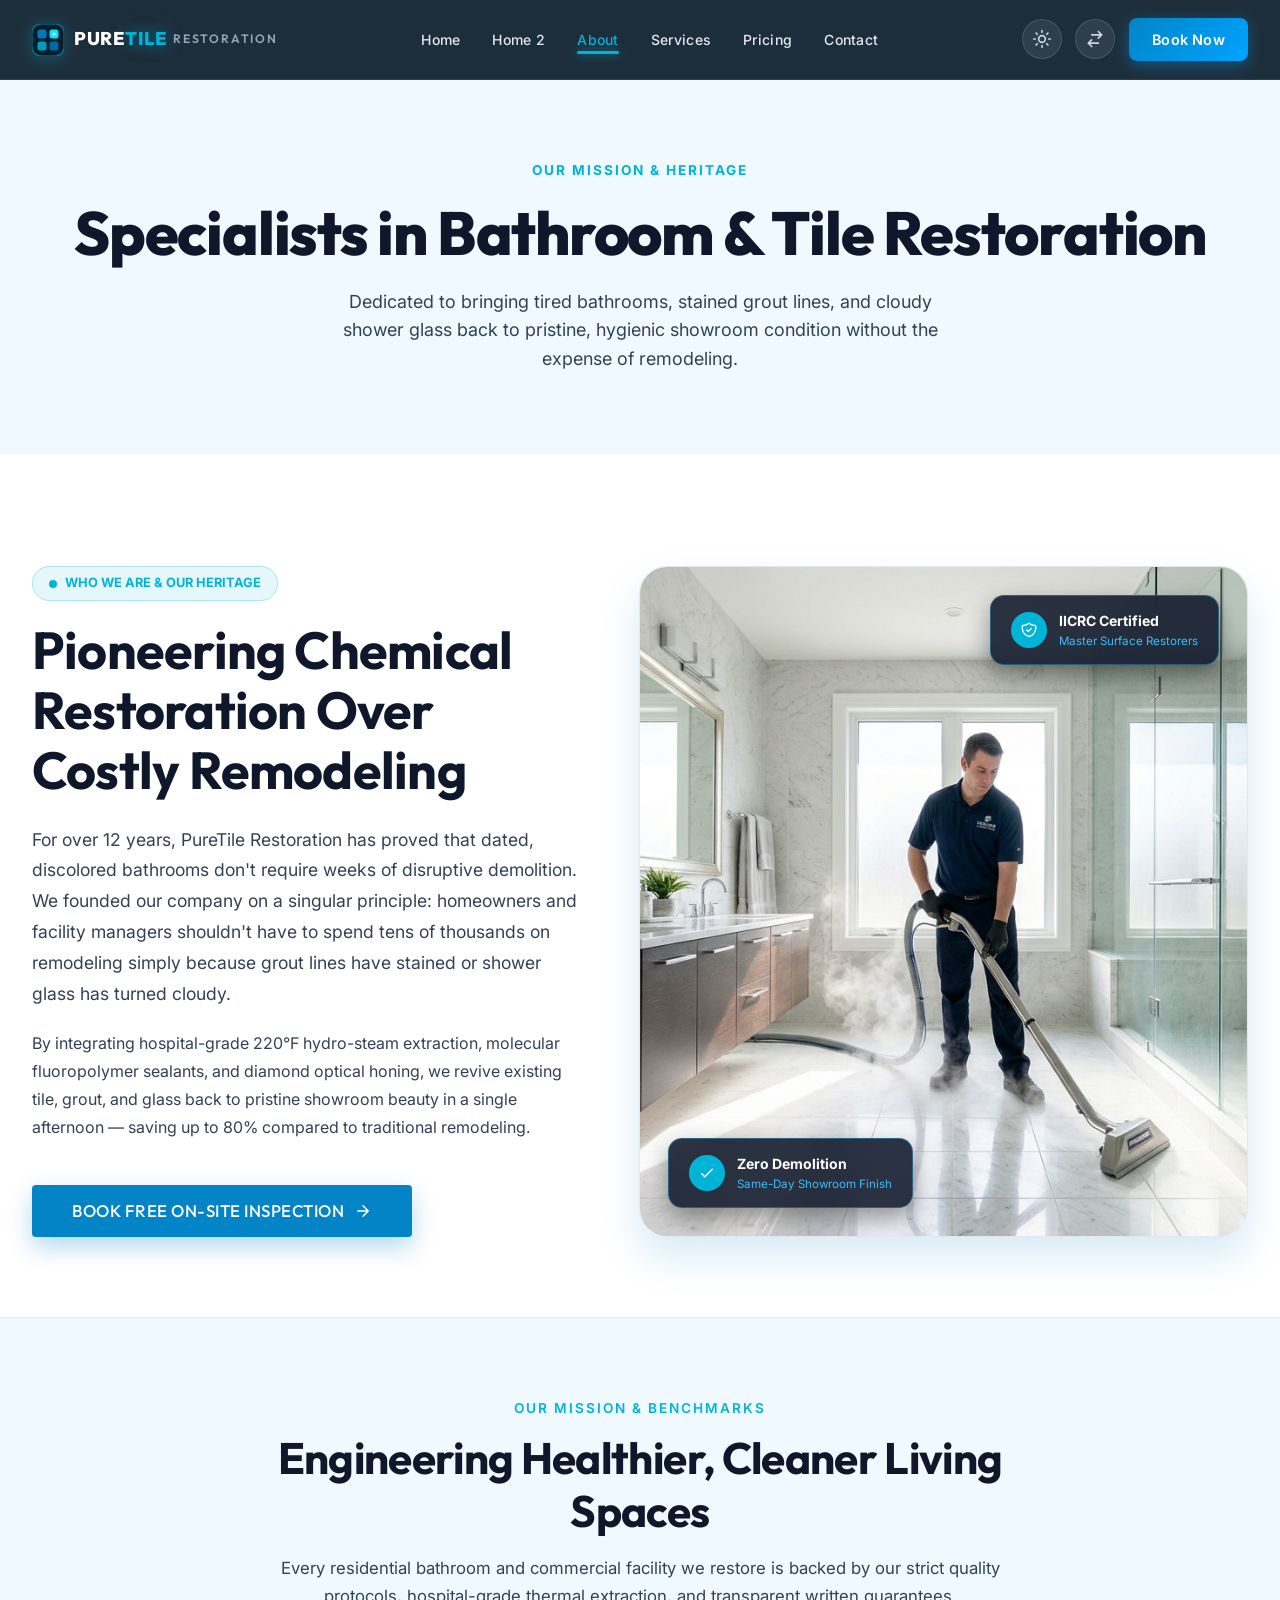
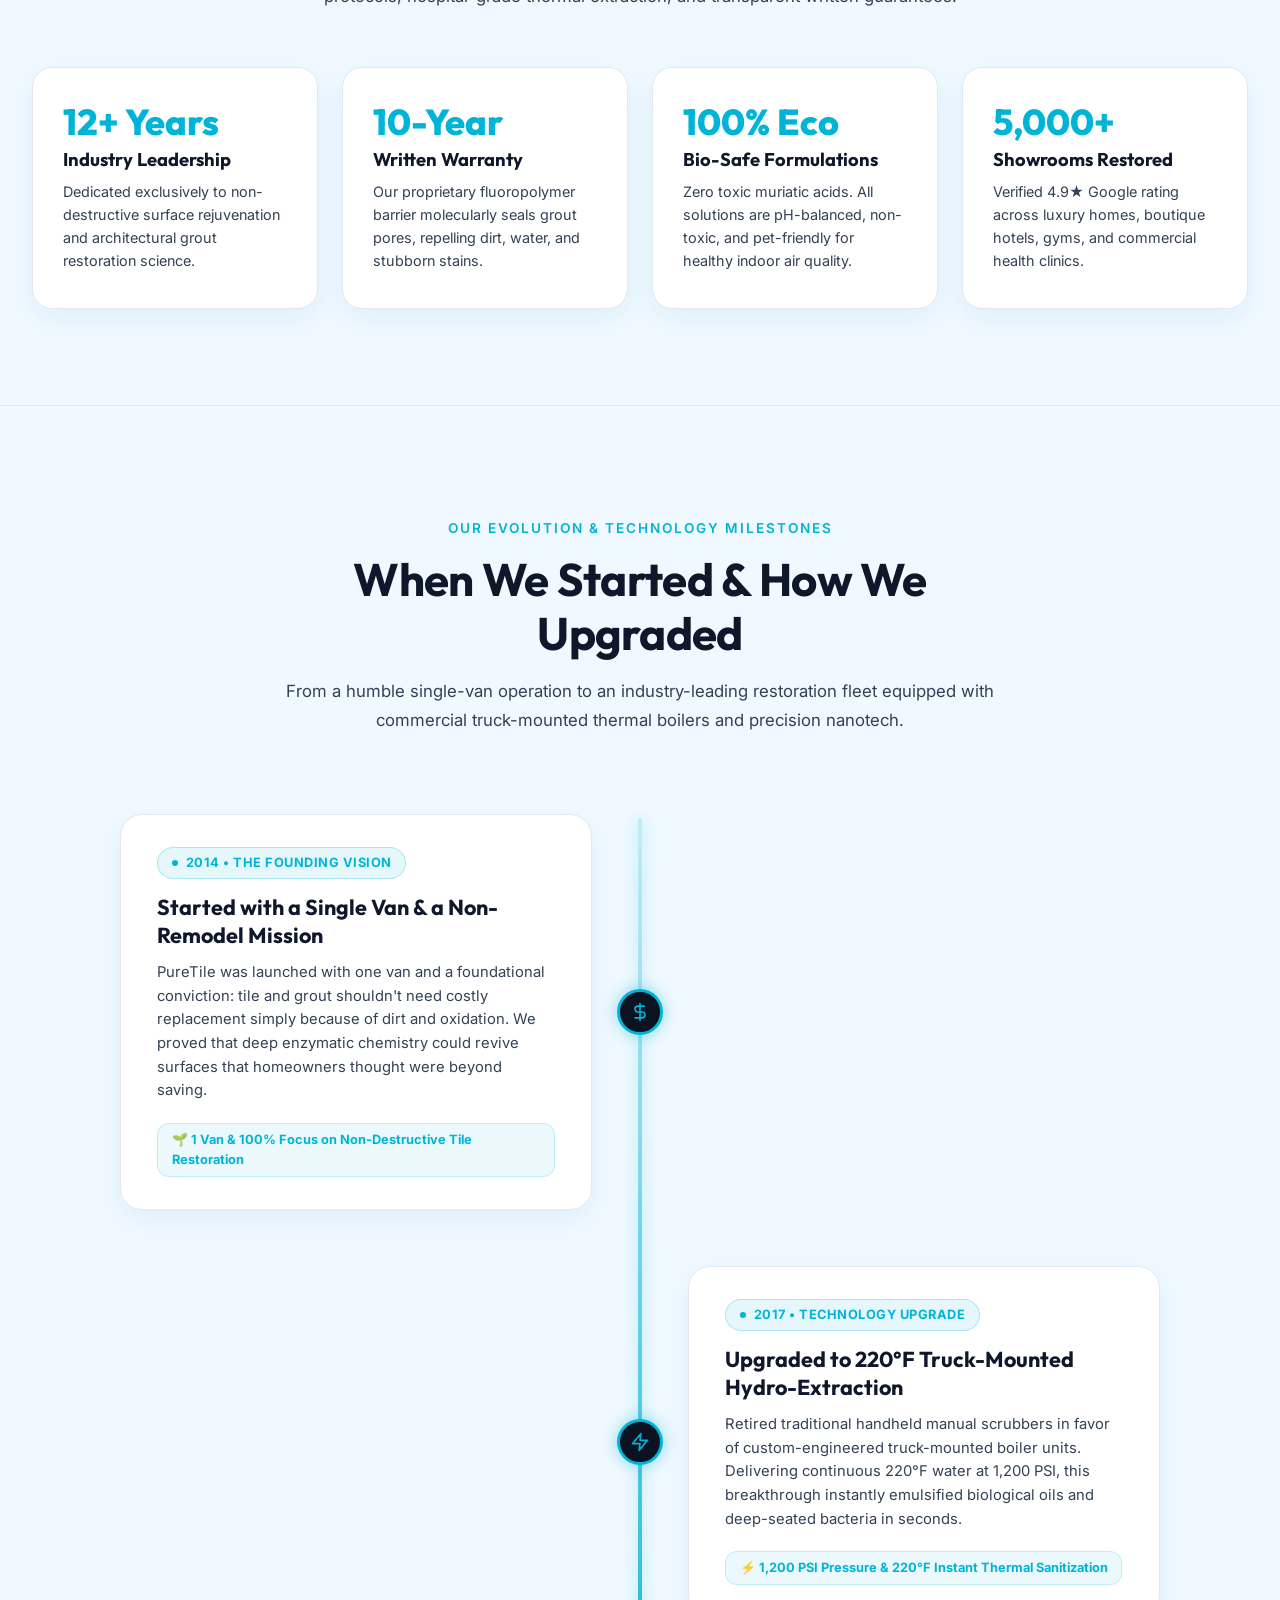
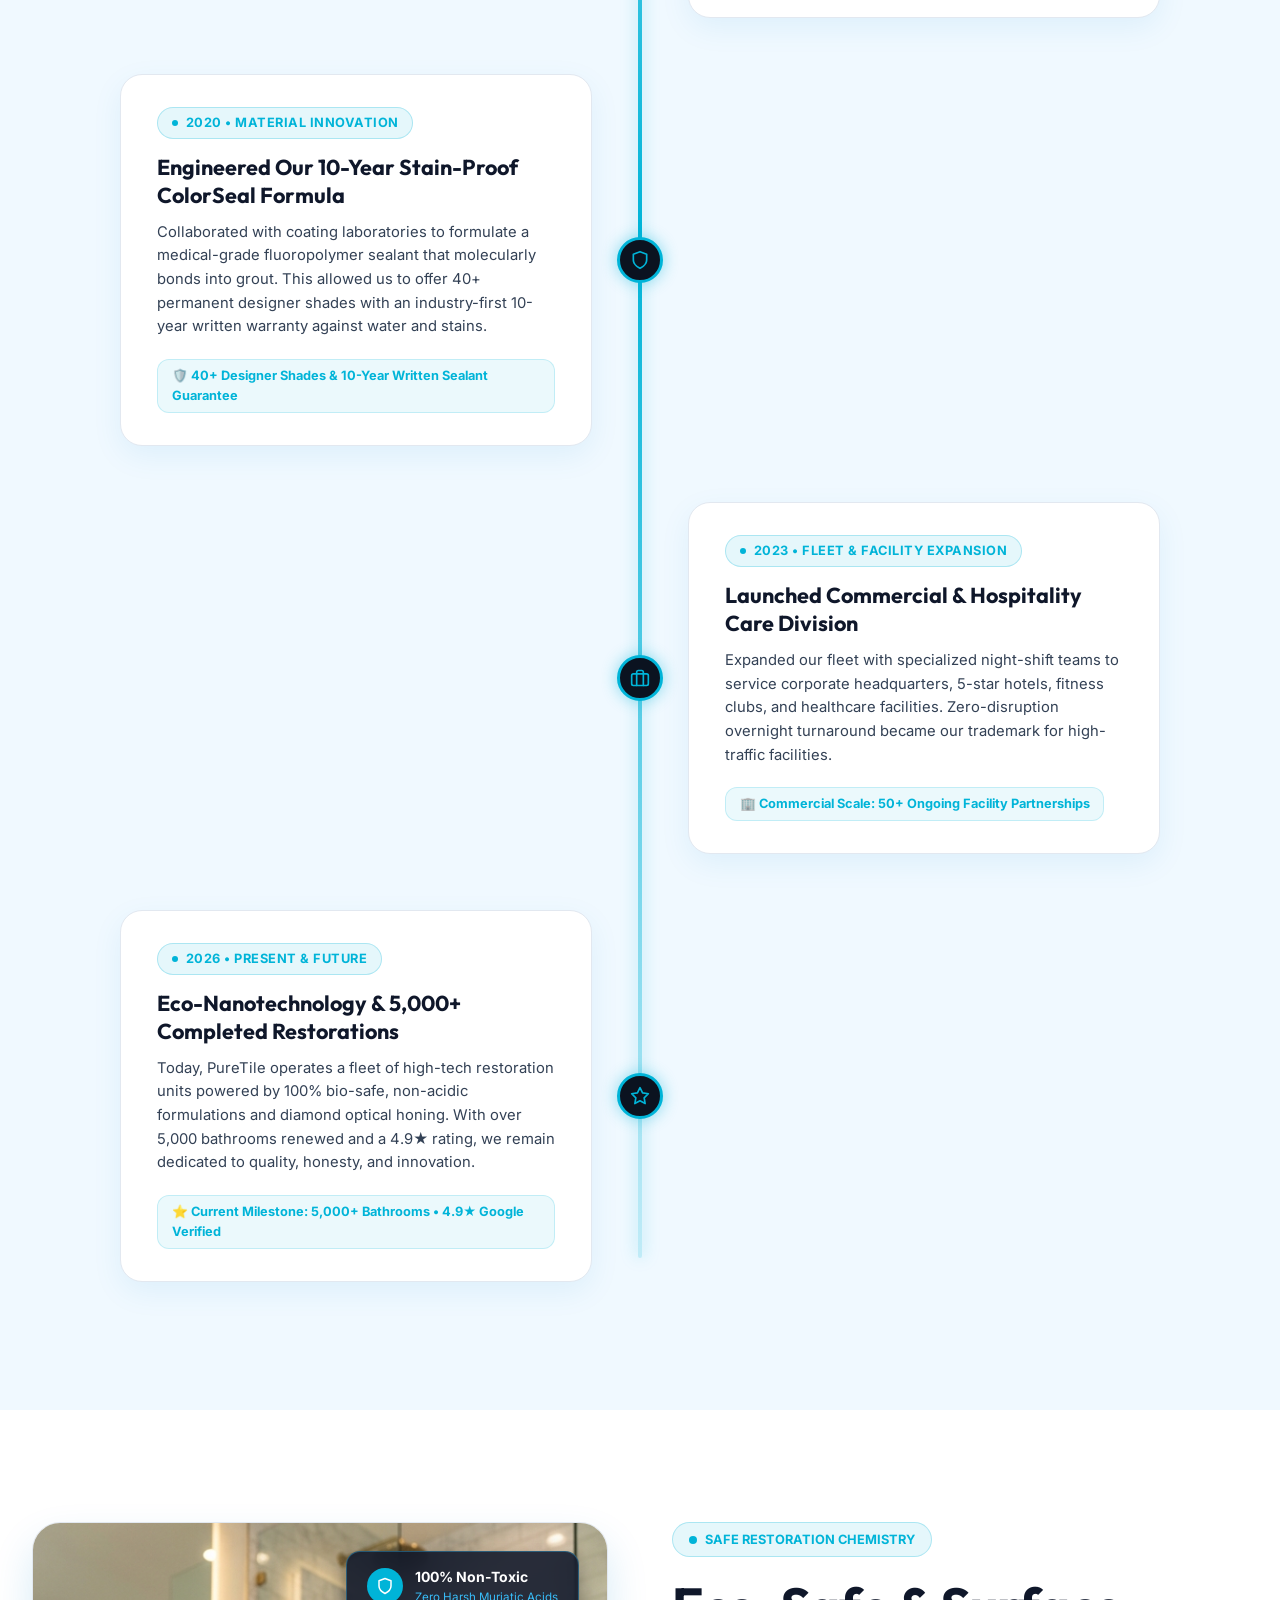
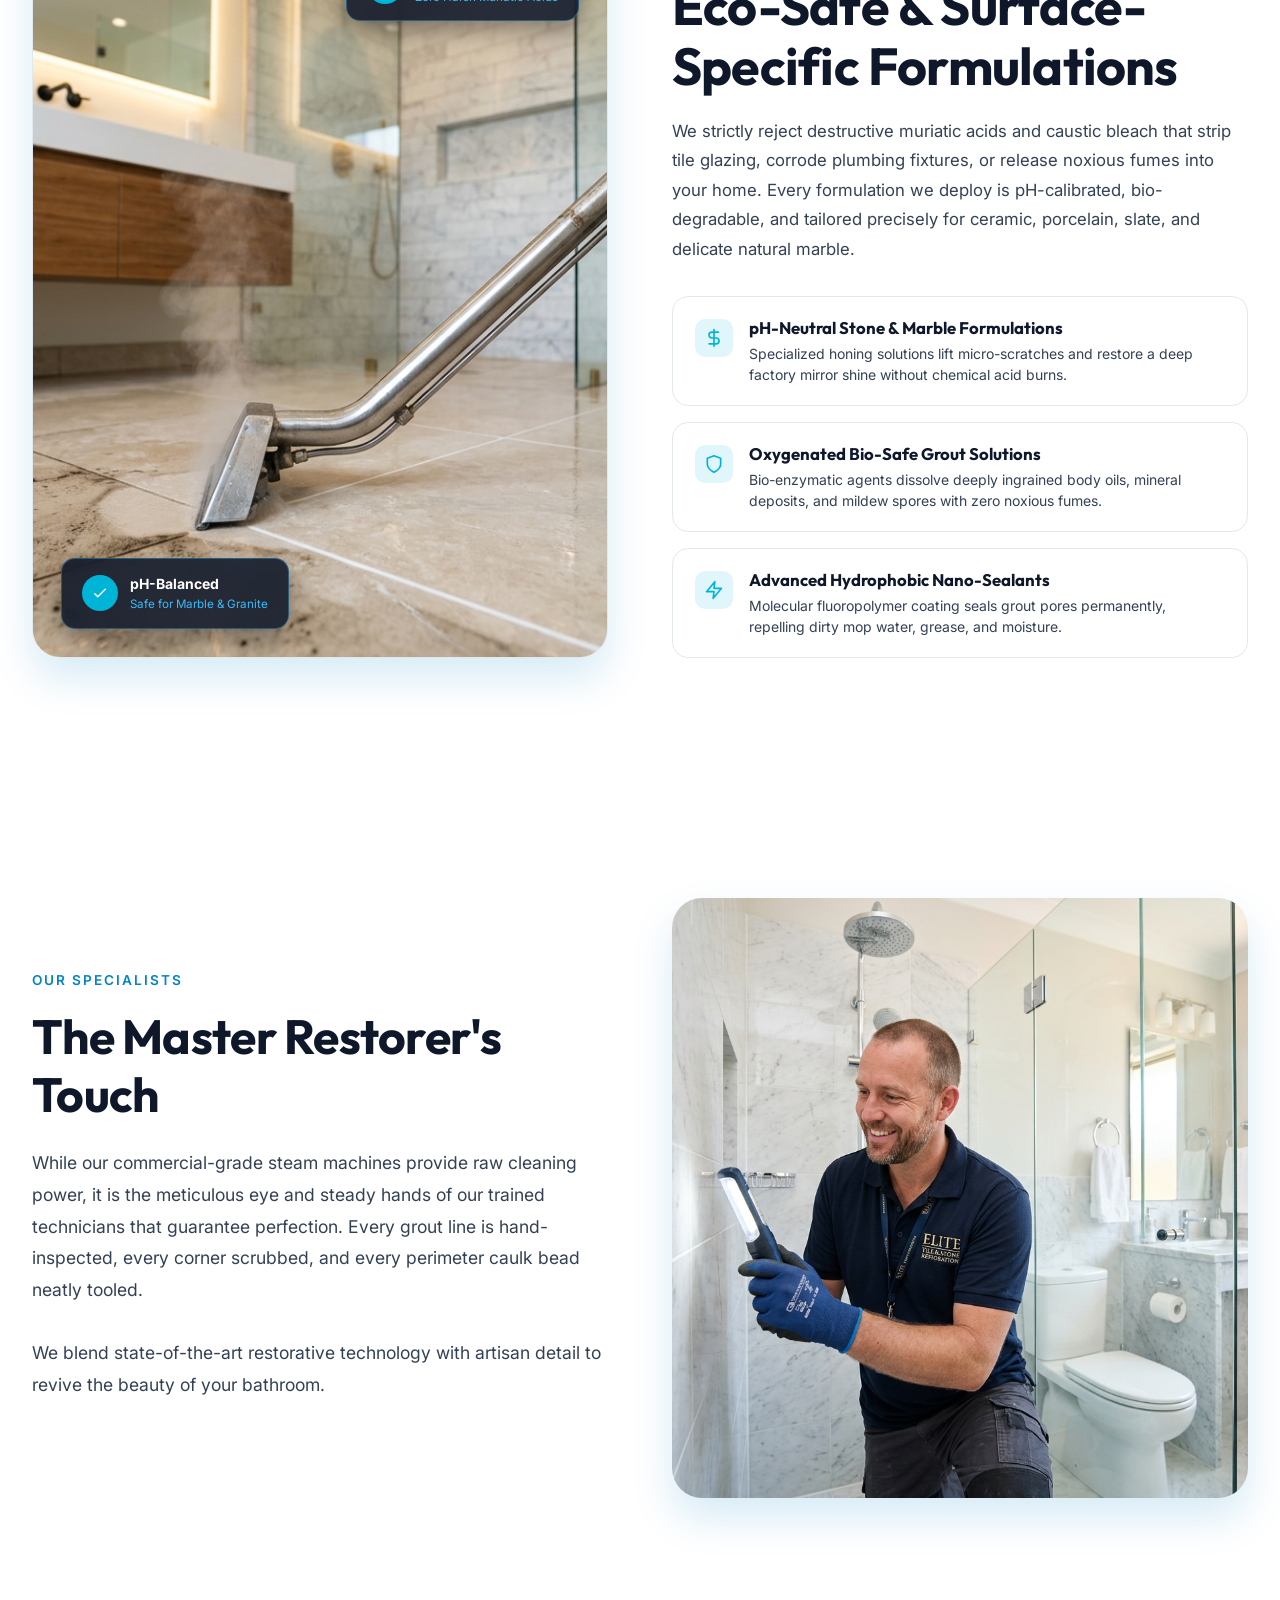
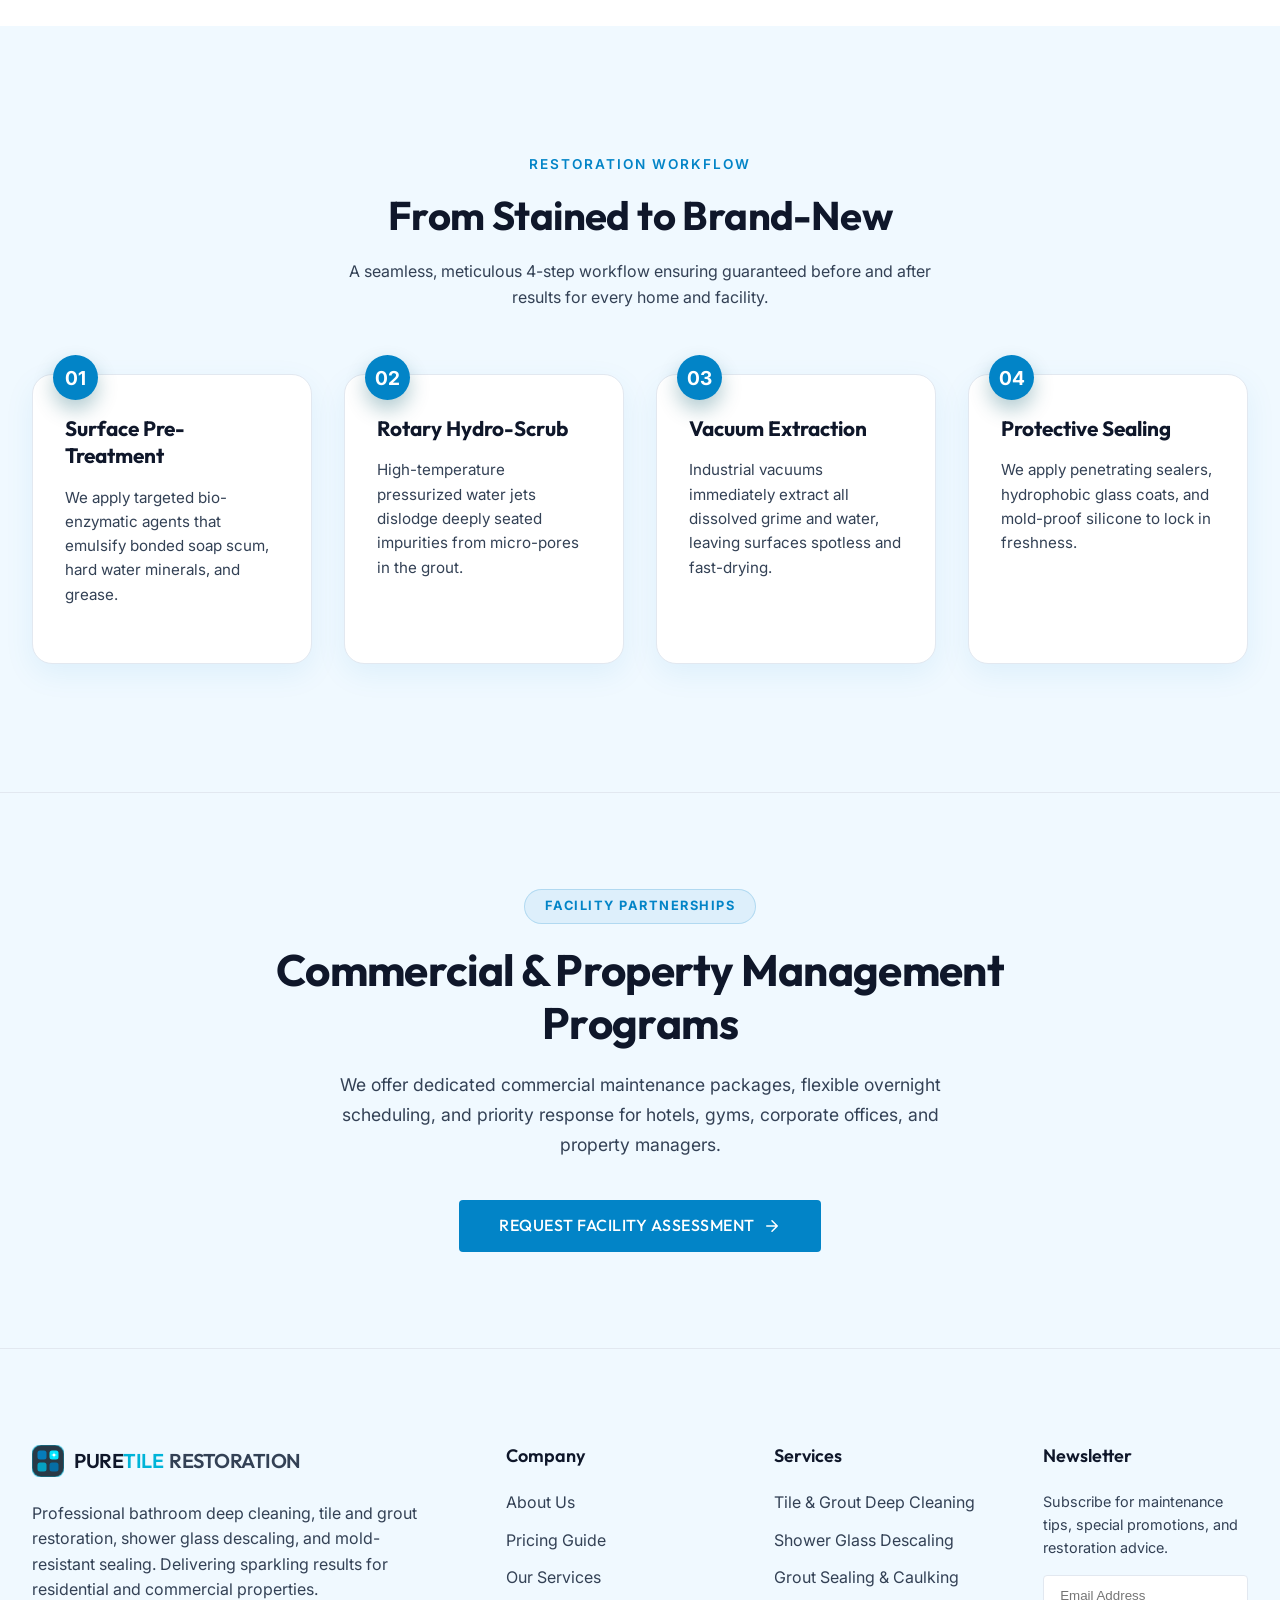
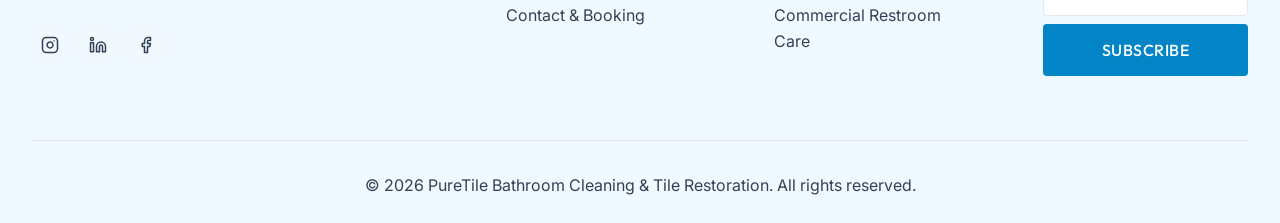
<file: about.html>
<!DOCTYPE html>
<html lang="en" dir="ltr">
<head>
    <meta charset="UTF-8">
    <meta name="viewport" content="width=device-width, initial-scale=1.0">
    <title>About Us | PureTile Bathroom Cleaning & Tile Restoration</title>
    <meta name="description" content="Learn about our certified tile and grout restoration specialists, eco-friendly deep cleaning technology, and commitment to pristine results.">
    <link rel="preconnect" href="https://fonts.googleapis.com">
    <link rel="preconnect" href="https://fonts.gstatic.com" crossorigin>
    <link href="https://fonts.googleapis.com/css2?family=Inter:wght@400;500;600;700&family=Outfit:wght@400;500;600;700;800;900&display=swap" rel="stylesheet">
    <link rel="stylesheet" href="assets/css/style.css">
    <link rel="stylesheet" href="assets/css/dark-mode.css">
    <link rel="stylesheet" href="assets/css/rtl.css">
    <link rel="icon" type="image/svg+xml" href="assets/images/favicon.svg">
</head>
<body>
    <!-- Navbar -->
    <nav class="navbar home-navbar">
        <div class="container flex-between">
            <a href="index.html" class="brand">
                <svg width="32" height="32" viewBox="0 0 32 32" fill="none" xmlns="http://www.w3.org/2000/svg" class="brand-icon">
                    <rect width="32" height="32" rx="9" fill="rgba(6, 24, 38, 0.85)" stroke="#00B4D8" stroke-width="1.5" stroke-opacity="0.45"/>
                    <rect x="5.5" y="5.5" width="9" height="9" rx="2.5" fill="#0284C7" fill-opacity="0.9"/>
                    <rect x="5.5" y="17.5" width="9" height="9" rx="2.5" fill="#00B4D8" fill-opacity="0.85"/>
                    <rect x="17.5" y="17.5" width="9" height="9" rx="2.5" fill="#0077B6" fill-opacity="0.85"/>
                    <rect x="17.5" y="5.5" width="9" height="9" rx="2.5" fill="#00E5FF"/>
                    <path d="M22 6.8 Q22 10 18.8 10 Q22 10 22 13.2 Q22 10 25.2 10 Q22 10 22 6.8 Z" fill="#FFFFFF"/>
                    <circle cx="22" cy="10" r="0.9" fill="#FFFFFF"/>
                </svg>
                <span class="brand-text">PURE<span class="brand-accent">TILE</span><span class="brand-sub">RESTORATION</span></span>
            </a>
            
            <ul class="nav-links">
                <li><a href="index.html" class="nav-link">Home</a></li>
                <li><a href="home-2.html" class="nav-link">Home 2</a></li>
                <li><a href="about.html" class="nav-link active">About</a></li>
                <li><a href="services.html" class="nav-link">Services</a></li>
                <li><a href="pricing.html" class="nav-link">Pricing</a></li>
                <li><a href="contact.html" class="nav-link">Contact</a></li>
            </ul>
            
            <div class="nav-actions">
                <button id="darkModeToggle" class="icon-btn" aria-label="Toggle Dark Mode">
                    <svg width="20" height="20" viewBox="0 0 24 24" fill="none" stroke="currentColor" stroke-width="2" stroke-linecap="round" stroke-linejoin="round">
                        <circle cx="12" cy="12" r="4"></circle>
                        <line x1="12" y1="2" x2="12" y2="4"></line>
                        <line x1="12" y1="20" x2="12" y2="22"></line>
                        <line x1="4.93" y1="4.93" x2="6.34" y2="6.34"></line>
                        <line x1="17.66" y1="17.66" x2="19.07" y2="19.07"></line>
                        <line x1="2" y1="12" x2="4" y2="12"></line>
                        <line x1="20" y1="12" x2="22" y2="12"></line>
                        <line x1="6.34" y1="17.66" x2="4.93" y2="19.07"></line>
                        <line x1="19.07" y1="4.93" x2="17.66" y2="6.34"></line>
                    </svg>
                </button>
                <button id="rtlToggle" class="icon-btn" aria-label="Toggle RTL">
                    <svg width="20" height="20" viewBox="0 0 24 24" fill="none" stroke="currentColor" stroke-width="2" stroke-linecap="round" stroke-linejoin="round">
                        <path d="M8 7h12m0 0l-4-4m4 4l-4 4m0 6H4m0 0l4 4m-4-4l4-4"></path>
                    </svg>
                </button>
                <a href="contact.html" class="btn-nav-book">Book Now</a>
                <button class="mobile-menu-btn icon-btn" aria-label="Menu">
                    <svg width="24" height="24" fill="none" stroke="currentColor" viewBox="0 0 24 24" xmlns="http://www.w3.org/2000/svg"><path stroke-linecap="round" stroke-linejoin="round" stroke-width="2" d="M4 6h16M4 12h16M4 18h16"></path></svg>
                </button>
            </div>
        </div>
    </nav>

    <!-- Section 1: Hero -->
    <section class="section section-bg" style="padding-top: 160px; padding-bottom: 80px; text-align: center;">
        <div class="container reveal">
            <span class="eyebrow" style="color: #00B4D8; letter-spacing: 2px; text-transform: uppercase; font-weight: 700; font-size: 0.85rem; display: block; margin-bottom: 1rem;">OUR MISSION & HERITAGE</span>
            <h1 class="hero-title" style="font-size: clamp(2.5rem, 5.5vw, 3.8rem); font-weight: 800; line-height: 1.15; margin-bottom: 1.25rem;">Specialists in Bathroom & Tile Restoration</h1>
            <p class="hero-subtitle" style="max-width: 600px; margin: 0 auto;">Dedicated to bringing tired bathrooms, stained grout lines, and cloudy shower glass back to pristine, hygienic showroom condition without the expense of remodeling.</p>
        </div>
    </section>

    <!-- SECTION 2: Who We Are & Heritage (Story & Newly Generated Image) -->
    <section class="section sec-about-company" style="padding: 7rem 0 5rem 0;">
        <div class="container">
            <div class="about-story-grid">
                <!-- Left: Focused Company Narrative -->
                <div class="reveal reveal-left" style="display: flex; flex-direction: column; justify-content: center;">
                    <div style="display: inline-flex; align-items: center; gap: 0.5rem; background: rgba(0, 180, 216, 0.1); border: 1px solid rgba(0, 180, 216, 0.25); color: #00B4D8; padding: 0.4rem 1rem; border-radius: 30px; font-size: 0.8rem; font-weight: 700; width: fit-content; margin-bottom: 1.25rem;">
                        <span style="width: 8px; height: 8px; border-radius: 50%; background: #00B4D8;"></span>
                        WHO WE ARE & OUR HERITAGE
                    </div>
                    
                    <h2 style="font-size: clamp(2.4rem, 4.5vw, 3.25rem); margin-bottom: 1.5rem; color: var(--text-primary); line-height: 1.15; font-weight: 700;">
                        Pioneering Chemical Restoration Over Costly Remodeling
                    </h2>
                    
                    <p style="color: var(--text-secondary); margin-bottom: 1.25rem; font-size: 1.1rem; line-height: 1.75;">
                        For over 12 years, PureTile Restoration has proved that dated, discolored bathrooms don't require weeks of disruptive demolition. We founded our company on a singular principle: homeowners and facility managers shouldn't have to spend tens of thousands on remodeling simply because grout lines have stained or shower glass has turned cloudy.
                    </p>
                    
                    <p style="color: var(--text-secondary); margin-bottom: 2.25rem; font-size: 1rem; line-height: 1.75;">
                        By integrating hospital-grade 220°F hydro-steam extraction, molecular fluoropolymer sealants, and diamond optical honing, we revive existing tile, grout, and glass back to pristine showroom beauty in a single afternoon — saving up to 80% compared to traditional remodeling.
                    </p>

                    <!-- Single Primary CTA (1 CTA Only) -->
                    <div style="margin-top: 0.5rem;">
                        <a href="contact.html" class="btn btn-primary" style="height: 52px; padding: 0 2.5rem; font-size: 1.05rem; display: inline-flex; align-items: center; gap: 0.65rem; width: fit-content; box-shadow: 0 10px 25px rgba(2, 132, 199, 0.3);">
                            <span>Book Free On-Site Inspection</span>
                            <svg width="18" height="18" viewBox="0 0 24 24" fill="none" stroke="currentColor" stroke-width="2" stroke-linecap="round" stroke-linejoin="round"><path d="M5 12h14M12 5l7 7-7 7"/></svg>
                        </a>
                    </div>
                </div>

                <!-- Right: Brand New Generated High-Resolution Image -->
                <div class="reveal reveal-right" style="position: relative; height: 100%;">
                    <div style="border-radius: 28px; overflow: hidden; box-shadow: var(--shadow-hover); border: 1px solid var(--border-color); position: relative; height: 100%; min-height: 520px;">
                        <img src="assets/images/about_company_showcase.png" alt="PureTile professional technician using steam extraction wand on luxury bathroom tile" style="width: 100%; height: 100%; min-height: 520px; object-fit: cover; display: block;">
                        
                        <!-- Floating Glass Badge: Unified Cyan -->
                        <div class="float-slow" style="position: absolute; top: 1.75rem; right: 1.75rem; background: rgba(15, 23, 42, 0.88); backdrop-filter: blur(12px); -webkit-backdrop-filter: blur(12px); border: 1px solid rgba(56, 189, 248, 0.35); border-radius: 14px; padding: 0.85rem 1.25rem; display: flex; align-items: center; gap: 0.75rem; color: #FFFFFF; box-shadow: 0 10px 25px rgba(0,0,0,0.4);">
                            <div style="width: 36px; height: 36px; border-radius: 50%; background: #00B4D8; display: flex; align-items: center; justify-content: center; color: white;">
                                <svg width="18" height="18" fill="none" stroke="currentColor" stroke-width="2" viewBox="0 0 24 24"><path stroke-linecap="round" stroke-linejoin="round" d="M9 12l2 2 4-4m5.618-4.016A11.955 11.955 0 0112 2.944a11.955 11.955 0 01-8.618 3.04A12.02 12.02 0 003 9c0 5.591 3.824 10.29 9 11.622 5.176-1.332 9-6.03 9-11.622 0-1.042-.133-2.052-.382-3.016z"/></svg>
                            </div>
                            <div>
                                <div style="font-weight: 700; font-size: 0.875rem; color: #FFFFFF;">IICRC Certified</div>
                                <div style="font-size: 0.725rem; color: #38BDF8;">Master Surface Restorers</div>
                            </div>
                        </div>

                        <!-- Floating Glass Badge: Bottom Left -->
                        <div class="float-reverse" style="position: absolute; bottom: 1.75rem; left: 1.75rem; background: rgba(15, 23, 42, 0.88); backdrop-filter: blur(12px); -webkit-backdrop-filter: blur(12px); border: 1px solid rgba(56, 189, 248, 0.35); border-radius: 14px; padding: 0.85rem 1.25rem; display: flex; align-items: center; gap: 0.75rem; color: #FFFFFF; box-shadow: 0 10px 25px rgba(0,0,0,0.4);">
                            <div style="width: 36px; height: 36px; border-radius: 50%; background: #00B4D8; display: flex; align-items: center; justify-content: center; color: white;">
                                <svg width="18" height="18" fill="none" stroke="currentColor" stroke-width="2" viewBox="0 0 24 24"><path stroke-linecap="round" stroke-linejoin="round" d="M5 13l4 4L19 7"/></svg>
                            </div>
                            <div>
                                <div style="font-weight: 700; font-size: 0.875rem; color: #FFFFFF;">Zero Demolition</div>
                                <div style="font-size: 0.725rem; color: #38BDF8;">Same-Day Showroom Finish</div>
                            </div>
                        </div>
                    </div>
                </div>
            </div>
        </div>
    </section>

    <!-- SECTION 2B: Our Mission & Performance Standards (Dedicated Metrics Grid) -->
    <section class="section sec-about-mission" style="padding: 5rem 0 6rem 0; background-color: var(--bg-secondary); border-top: 1px solid var(--border-color); border-bottom: 1px solid var(--border-color);">
        <div class="container">
            <div class="text-center reveal reveal-up" style="max-width: 780px; margin: 0 auto 3.5rem auto;">
                <span class="eyebrow" style="color: #00B4D8; letter-spacing: 2px; text-transform: uppercase; font-weight: 600; font-size: 0.85rem; display: block; margin-bottom: 0.75rem;">OUR MISSION & BENCHMARKS</span>
                <h2 style="font-size: clamp(2rem, 3.8vw, 2.75rem); margin-bottom: 1rem; color: var(--text-primary); line-height: 1.2;">
                    Engineering Healthier, Cleaner Living Spaces
                </h2>
                <p style="color: var(--text-secondary); line-height: 1.7; font-size: 1.05rem;">
                    Every residential bathroom and commercial facility we restore is backed by our strict quality protocols, hospital-grade thermal extraction, and transparent written guarantees.
                </p>
            </div>

            <!-- 4-Pillar Grid (Unified Cyan Theme) -->
            <div class="about-mission-grid">
                <div class="mission-pillar-card reveal reveal-up">
                    <div style="font-family: 'Outfit', sans-serif; font-size: 2.25rem; font-weight: 800; color: #00B4D8; line-height: 1; margin-bottom: 0.5rem;">12+ Years</div>
                    <h3 style="font-size: 1.15rem; font-weight: 700; color: var(--text-primary); margin-bottom: 0.5rem;">Industry Leadership</h3>
                    <p style="color: var(--text-secondary); font-size: 0.9rem; line-height: 1.6; margin: 0;">Dedicated exclusively to non-destructive surface rejuvenation and architectural grout restoration science.</p>
                </div>

                <div class="mission-pillar-card reveal reveal-up" style="transition-delay: 0.1s;">
                    <div style="font-family: 'Outfit', sans-serif; font-size: 2.25rem; font-weight: 800; color: #00B4D8; line-height: 1; margin-bottom: 0.5rem;">10-Year</div>
                    <h3 style="font-size: 1.15rem; font-weight: 700; color: var(--text-primary); margin-bottom: 0.5rem;">Written Warranty</h3>
                    <p style="color: var(--text-secondary); font-size: 0.9rem; line-height: 1.6; margin: 0;">Our proprietary fluoropolymer barrier molecularly seals grout pores, repelling dirt, water, and stubborn stains.</p>
                </div>

                <div class="mission-pillar-card reveal reveal-up" style="transition-delay: 0.2s;">
                    <div style="font-family: 'Outfit', sans-serif; font-size: 2.25rem; font-weight: 800; color: #00B4D8; line-height: 1; margin-bottom: 0.5rem;">100% Eco</div>
                    <h3 style="font-size: 1.15rem; font-weight: 700; color: var(--text-primary); margin-bottom: 0.5rem;">Bio-Safe Formulations</h3>
                    <p style="color: var(--text-secondary); font-size: 0.9rem; line-height: 1.6; margin: 0;">Zero toxic muriatic acids. All solutions are pH-balanced, non-toxic, and pet-friendly for healthy indoor air quality.</p>
                </div>

                <div class="mission-pillar-card reveal reveal-up" style="transition-delay: 0.3s;">
                    <div style="font-family: 'Outfit', sans-serif; font-size: 2.25rem; font-weight: 800; color: #00B4D8; line-height: 1; margin-bottom: 0.5rem;">5,000+</div>
                    <h3 style="font-size: 1.15rem; font-weight: 700; color: var(--text-primary); margin-bottom: 0.5rem;">Showrooms Restored</h3>
                    <p style="color: var(--text-secondary); font-size: 0.9rem; line-height: 1.6; margin: 0;">Verified 4.9★ Google rating across luxury homes, boutique hotels, gyms, and commercial health clinics.</p>
                </div>
            </div>
        </div>
    </section>

    <!-- SECTION 3: Company Evolution & Upgrades Timeline (Unified Cyan Theme) -->
    <section class="timeline-section" id="companyTimeline">
        <div class="container">
            <div class="text-center reveal reveal-up" style="max-width: 780px; margin: 0 auto;">
                <span class="eyebrow" style="color: #00B4D8; letter-spacing: 2px; text-transform: uppercase; font-weight: 600; font-size: 0.85rem; display: block; margin-bottom: 0.75rem;">Our Evolution & Technology Milestones</span>
                <h2 style="font-size: clamp(2rem, 4vw, 2.85rem); margin-bottom: 1rem; color: var(--text-primary); line-height: 1.2;">When We Started & How We Upgraded</h2>
                <p style="color: var(--text-secondary); line-height: 1.7; font-size: 1.05rem;">From a humble single-van operation to an industry-leading restoration fleet equipped with commercial truck-mounted thermal boilers and precision nanotech.</p>
            </div>

            <!-- Central Timeline Container -->
            <div class="timeline-wrapper">
                <!-- Center Vertical Glowing Spine (Unified Cyan Theme) -->
                <div class="timeline-spine"></div>

                <!-- Milestone 1: 2014 (Left) -->
                <div class="timeline-row row-left">
                    <div class="timeline-node">
                        <svg width="20" height="20" viewBox="0 0 24 24" fill="none" stroke="currentColor" stroke-width="2" stroke-linecap="round" stroke-linejoin="round"><path d="M12 2v20M17 5H9.5a3.5 3.5 0 0 0 0 7h5a3.5 3.5 0 0 1 0 7H6"/></svg>
                    </div>
                    <div class="timeline-card reveal reveal-left">
                        <span class="timeline-year-tag" style="background: rgba(0, 180, 216, 0.1); color: #00B4D8; border: 1px solid rgba(0, 180, 216, 0.25);">
                            <span style="width: 6px; height: 6px; border-radius: 50%; background: #00B4D8;"></span>
                            2014 • The Founding Vision
                        </span>
                        <h3 style="font-size: 1.35rem; color: var(--text-primary); margin-bottom: 0.75rem; font-weight: 700; line-height: 1.3;">
                            Started with a Single Van & a Non-Remodel Mission
                        </h3>
                        <p style="color: var(--text-secondary); font-size: 0.925rem; line-height: 1.6; margin-bottom: 1.25rem;">
                            PureTile was launched with one van and a foundational conviction: tile and grout shouldn't need costly replacement simply because of dirt and oxidation. We proved that deep enzymatic chemistry could revive surfaces that homeowners thought were beyond saving.
                        </p>
                        <div style="display: inline-flex; align-items: center; gap: 0.4rem; font-size: 0.8rem; font-weight: 700; color: #00B4D8; background: rgba(0, 180, 216, 0.08); padding: 0.35rem 0.85rem; border-radius: 12px; border: 1px solid rgba(0, 180, 216, 0.18);">
                            <span>🌱 1 Van & 100% Focus on Non-Destructive Tile Restoration</span>
                        </div>
                    </div>
                </div>

                <!-- Milestone 2: 2017 (Right) -->
                <div class="timeline-row row-right">
                    <div class="timeline-node">
                        <svg width="20" height="20" viewBox="0 0 24 24" fill="none" stroke="currentColor" stroke-width="2" stroke-linecap="round" stroke-linejoin="round"><path d="M13 2L3 14h9l-1 8 10-12h-9l1-8z"/></svg>
                    </div>
                    <div class="timeline-card reveal reveal-right">
                        <span class="timeline-year-tag" style="background: rgba(0, 180, 216, 0.1); color: #00B4D8; border: 1px solid rgba(0, 180, 216, 0.25);">
                            <span style="width: 6px; height: 6px; border-radius: 50%; background: #00B4D8;"></span>
                            2017 • Technology Upgrade
                        </span>
                        <h3 style="font-size: 1.35rem; color: var(--text-primary); margin-bottom: 0.75rem; font-weight: 700; line-height: 1.3;">
                            Upgraded to 220°F Truck-Mounted Hydro-Extraction
                        </h3>
                        <p style="color: var(--text-secondary); font-size: 0.925rem; line-height: 1.6; margin-bottom: 1.25rem;">
                            Retired traditional handheld manual scrubbers in favor of custom-engineered truck-mounted boiler units. Delivering continuous 220°F water at 1,200 PSI, this breakthrough instantly emulsified biological oils and deep-seated bacteria in seconds.
                        </p>
                        <div style="display: inline-flex; align-items: center; gap: 0.4rem; font-size: 0.8rem; font-weight: 700; color: #00B4D8; background: rgba(0, 180, 216, 0.08); padding: 0.35rem 0.85rem; border-radius: 12px; border: 1px solid rgba(0, 180, 216, 0.18);">
                            <span>⚡ 1,200 PSI Pressure & 220°F Instant Thermal Sanitization</span>
                        </div>
                    </div>
                </div>

                <!-- Milestone 3: 2020 (Left) -->
                <div class="timeline-row row-left">
                    <div class="timeline-node">
                        <svg width="20" height="20" viewBox="0 0 24 24" fill="none" stroke="currentColor" stroke-width="2" stroke-linecap="round" stroke-linejoin="round"><path d="M12 22s8-4 8-10V5l-8-3-8 3v7c0 6 8 10 8 10z"/></svg>
                    </div>
                    <div class="timeline-card reveal reveal-left">
                        <span class="timeline-year-tag" style="background: rgba(0, 180, 216, 0.1); color: #00B4D8; border: 1px solid rgba(0, 180, 216, 0.25);">
                            <span style="width: 6px; height: 6px; border-radius: 50%; background: #00B4D8;"></span>
                            2020 • Material Innovation
                        </span>
                        <h3 style="font-size: 1.35rem; color: var(--text-primary); margin-bottom: 0.75rem; font-weight: 700; line-height: 1.3;">
                            Engineered Our 10-Year Stain-Proof ColorSeal Formula
                        </h3>
                        <p style="color: var(--text-secondary); font-size: 0.925rem; line-height: 1.6; margin-bottom: 1.25rem;">
                            Collaborated with coating laboratories to formulate a medical-grade fluoropolymer sealant that molecularly bonds into grout. This allowed us to offer 40+ permanent designer shades with an industry-first 10-year written warranty against water and stains.
                        </p>
                        <div style="display: inline-flex; align-items: center; gap: 0.4rem; font-size: 0.8rem; font-weight: 700; color: #00B4D8; background: rgba(0, 180, 216, 0.08); padding: 0.35rem 0.85rem; border-radius: 12px; border: 1px solid rgba(0, 180, 216, 0.18);">
                            <span>🛡️ 40+ Designer Shades & 10-Year Written Sealant Guarantee</span>
                        </div>
                    </div>
                </div>

                <!-- Milestone 4: 2023 (Right) -->
                <div class="timeline-row row-right">
                    <div class="timeline-node">
                        <svg width="20" height="20" viewBox="0 0 24 24" fill="none" stroke="currentColor" stroke-width="2" stroke-linecap="round" stroke-linejoin="round"><rect x="2" y="7" width="20" height="14" rx="2" ry="2"/><path d="M16 21V5a2 2 0 0 0-2-2h-4a2 2 0 0 0-2 2v16"/></svg>
                    </div>
                    <div class="timeline-card reveal reveal-right">
                        <span class="timeline-year-tag" style="background: rgba(0, 180, 216, 0.1); color: #00B4D8; border: 1px solid rgba(0, 180, 216, 0.25);">
                            <span style="width: 6px; height: 6px; border-radius: 50%; background: #00B4D8;"></span>
                            2023 • Fleet & Facility Expansion
                        </span>
                        <h3 style="font-size: 1.35rem; color: var(--text-primary); margin-bottom: 0.75rem; font-weight: 700; line-height: 1.3;">
                            Launched Commercial & Hospitality Care Division
                        </h3>
                        <p style="color: var(--text-secondary); font-size: 0.925rem; line-height: 1.6; margin-bottom: 1.25rem;">
                            Expanded our fleet with specialized night-shift teams to service corporate headquarters, 5-star hotels, fitness clubs, and healthcare facilities. Zero-disruption overnight turnaround became our trademark for high-traffic facilities.
                        </p>
                        <div style="display: inline-flex; align-items: center; gap: 0.4rem; font-size: 0.8rem; font-weight: 700; color: #00B4D8; background: rgba(0, 180, 216, 0.08); padding: 0.35rem 0.85rem; border-radius: 12px; border: 1px solid rgba(0, 180, 216, 0.18);">
                            <span>🏢 Commercial Scale: 50+ Ongoing Facility Partnerships</span>
                        </div>
                    </div>
                </div>

                <!-- Milestone 5: 2026 (Left - Present & Future) -->
                <div class="timeline-row row-left">
                    <div class="timeline-node">
                        <svg width="20" height="20" viewBox="0 0 24 24" fill="none" stroke="currentColor" stroke-width="2" stroke-linecap="round" stroke-linejoin="round"><polygon points="12 2 15.09 8.26 22 9.27 17 14.14 18.18 21.02 12 17.77 5.82 21.02 7 14.14 2 9.27 8.91 8.26 12 2"/></svg>
                    </div>
                    <div class="timeline-card reveal reveal-left">
                        <span class="timeline-year-tag" style="background: rgba(0, 180, 216, 0.1); color: #00B4D8; border: 1px solid rgba(0, 180, 216, 0.25);">
                            <span style="width: 6px; height: 6px; border-radius: 50%; background: #00B4D8;"></span>
                            2026 • Present & Future
                        </span>
                        <h3 style="font-size: 1.35rem; color: var(--text-primary); margin-bottom: 0.75rem; font-weight: 700; line-height: 1.3;">
                            Eco-Nanotechnology & 5,000+ Completed Restorations
                        </h3>
                        <p style="color: var(--text-secondary); font-size: 0.925rem; line-height: 1.6; margin-bottom: 1.25rem;">
                            Today, PureTile operates a fleet of high-tech restoration units powered by 100% bio-safe, non-acidic formulations and diamond optical honing. With over 5,000 bathrooms renewed and a 4.9★ rating, we remain dedicated to quality, honesty, and innovation.
                        </p>
                        <div style="display: inline-flex; align-items: center; gap: 0.4rem; font-size: 0.8rem; font-weight: 700; color: #00B4D8; background: rgba(0, 180, 216, 0.08); padding: 0.35rem 0.85rem; border-radius: 12px; border: 1px solid rgba(0, 180, 216, 0.18);">
                            <span>⭐ Current Milestone: 5,000+ Bathrooms • 4.9★ Google Verified</span>
                        </div>
                    </div>
                </div>
            </div>
        </div>
    </section>

    <!-- Section 5: Safe Chemistry & Formulations Showcase -->
    <section class="section sec-chemistry" style="padding: 7rem 0;">
        <div class="container">
            <div style="display: grid; grid-template-columns: 1fr 1fr; gap: 4rem; align-items: center;" class="chemistry-grid">
                <!-- Left: Large High-Res Visual Showcase with Floating Badges -->
                <div class="reveal reveal-left" style="position: relative; height: 100%;">
                    <div style="border-radius: 28px; overflow: hidden; box-shadow: var(--shadow-hover); border: 1px solid var(--border-color); position: relative; height: 100%; min-height: 520px;">
                        <img src="assets/images/tile_grout_cleaning.png" alt="Eco-safe tile restoration process with steam extraction" style="width: 100%; height: 100%; min-height: 520px; object-fit: cover; display: block;">
                        
                        <!-- Floating Badge 1: Top Right (Unified Cyan) -->
                        <div class="float-slow" style="position: absolute; top: 1.75rem; right: 1.75rem; background: rgba(15, 23, 42, 0.88); backdrop-filter: blur(12px); -webkit-backdrop-filter: blur(12px); border: 1px solid rgba(56, 189, 248, 0.35); border-radius: 14px; padding: 0.85rem 1.25rem; display: flex; align-items: center; gap: 0.75rem; color: #FFFFFF; box-shadow: 0 10px 25px rgba(0,0,0,0.4);">
                            <div style="width: 36px; height: 36px; border-radius: 50%; background: #00B4D8; display: flex; align-items: center; justify-content: center; color: white;">
                                <svg width="18" height="18" fill="none" stroke="currentColor" stroke-width="2" viewBox="0 0 24 24"><path stroke-linecap="round" stroke-linejoin="round" d="M12 22s8-4 8-10V5l-8-3-8 3v7c0 6 8 10 8 10z"/></svg>
                            </div>
                            <div>
                                <div style="font-weight: 700; font-size: 0.875rem; color: #FFFFFF;">100% Non-Toxic</div>
                                <div style="font-size: 0.725rem; color: #38BDF8;">Zero Harsh Muriatic Acids</div>
                            </div>
                        </div>

                        <!-- Floating Badge 2: Bottom Left (Unified Cyan) -->
                        <div class="float-reverse" style="position: absolute; bottom: 1.75rem; left: 1.75rem; background: rgba(15, 23, 42, 0.88); backdrop-filter: blur(12px); -webkit-backdrop-filter: blur(12px); border: 1px solid rgba(56, 189, 248, 0.35); border-radius: 14px; padding: 0.85rem 1.25rem; display: flex; align-items: center; gap: 0.75rem; color: #FFFFFF; box-shadow: 0 10px 25px rgba(0,0,0,0.4);">
                            <div style="width: 36px; height: 36px; border-radius: 50%; background: #00B4D8; display: flex; align-items: center; justify-content: center; color: white;">
                                <svg width="18" height="18" fill="none" stroke="currentColor" stroke-width="2" viewBox="0 0 24 24"><path stroke-linecap="round" stroke-linejoin="round" d="M5 13l4 4L19 7"/></svg>
                            </div>
                            <div>
                                <div style="font-weight: 700; font-size: 0.875rem; color: #FFFFFF;">pH-Balanced</div>
                                <div style="font-size: 0.725rem; color: #38BDF8;">Safe for Marble & Granite</div>
                            </div>
                        </div>
                    </div>
                </div>

                <!-- Right: Content & Chemistry Formulations -->
                <div class="reveal reveal-right" style="display: flex; flex-direction: column; justify-content: center;">
                    <div style="display: inline-flex; align-items: center; gap: 0.5rem; background: rgba(0, 180, 216, 0.1); border: 1px solid rgba(0, 180, 216, 0.25); color: #00B4D8; padding: 0.4rem 1rem; border-radius: 30px; font-size: 0.8rem; font-weight: 700; width: fit-content; margin-bottom: 1.25rem;">
                        <span style="width: 8px; height: 8px; border-radius: 50%; background: #00B4D8;"></span>
                        SAFE RESTORATION CHEMISTRY
                    </div>
                    
                    <h2 style="font-size: clamp(2.4rem, 4.5vw, 3.25rem); margin-bottom: 1.25rem; color: var(--text-primary); line-height: 1.15; font-weight: 700;">
                        Eco-Safe & Surface-Specific Formulations
                    </h2>
                    
                    <p style="color: var(--text-secondary); margin-bottom: 2rem; font-size: 1.05rem; line-height: 1.75;">
                        We strictly reject destructive muriatic acids and caustic bleach that strip tile glazing, corrode plumbing fixtures, or release noxious fumes into your home. Every formulation we deploy is pH-calibrated, bio-degradable, and tailored precisely for ceramic, porcelain, slate, and delicate natural marble.
                    </p>

                    <!-- 3 Feature Solution Cards -->
                    <div style="display: flex; flex-direction: column; gap: 1rem;">
                        <div style="background: var(--bg-card); border: 1px solid var(--border-color); border-radius: 16px; padding: 1.25rem 1.35rem; display: flex; align-items: flex-start; gap: 1rem;">
                            <div style="flex-shrink: 0; width: 38px; height: 38px; border-radius: 10px; background: rgba(0, 180, 216, 0.12); color: #00B4D8; display: flex; align-items: center; justify-content: center; margin-top: 2px;">
                                <svg width="20" height="20" viewBox="0 0 24 24" fill="none" stroke="currentColor" stroke-width="2" stroke-linecap="round" stroke-linejoin="round"><path d="M12 2v20M17 5H9.5a3.5 3.5 0 0 0 0 7h5a3.5 3.5 0 0 1 0 7H6"/></svg>
                            </div>
                            <div>
                                <h3 style="font-size: 1.05rem; font-weight: 700; color: var(--text-primary); margin-bottom: 0.25rem;">pH-Neutral Stone & Marble Formulations</h3>
                                <p style="color: var(--text-secondary); font-size: 0.875rem; line-height: 1.5; margin: 0;">Specialized honing solutions lift micro-scratches and restore a deep factory mirror shine without chemical acid burns.</p>
                            </div>
                        </div>

                        <div style="background: var(--bg-card); border: 1px solid var(--border-color); border-radius: 16px; padding: 1.25rem 1.35rem; display: flex; align-items: flex-start; gap: 1rem;">
                            <div style="flex-shrink: 0; width: 38px; height: 38px; border-radius: 10px; background: rgba(0, 180, 216, 0.12); color: #00B4D8; display: flex; align-items: center; justify-content: center; margin-top: 2px;">
                                <svg width="20" height="20" viewBox="0 0 24 24" fill="none" stroke="currentColor" stroke-width="2" stroke-linecap="round" stroke-linejoin="round"><path d="M12 22s8-4 8-10V5l-8-3-8 3v7c0 6 8 10 8 10z"/></svg>
                            </div>
                            <div>
                                <h3 style="font-size: 1.05rem; font-weight: 700; color: var(--text-primary); margin-bottom: 0.25rem;">Oxygenated Bio-Safe Grout Solutions</h3>
                                <p style="color: var(--text-secondary); font-size: 0.875rem; line-height: 1.5; margin: 0;">Bio-enzymatic agents dissolve deeply ingrained body oils, mineral deposits, and mildew spores with zero noxious fumes.</p>
                            </div>
                        </div>

                        <div style="background: var(--bg-card); border: 1px solid var(--border-color); border-radius: 16px; padding: 1.25rem 1.35rem; display: flex; align-items: flex-start; gap: 1rem;">
                            <div style="flex-shrink: 0; width: 38px; height: 38px; border-radius: 10px; background: rgba(0, 180, 216, 0.12); color: #00B4D8; display: flex; align-items: center; justify-content: center; margin-top: 2px;">
                                <svg width="20" height="20" viewBox="0 0 24 24" fill="none" stroke="currentColor" stroke-width="2" stroke-linecap="round" stroke-linejoin="round"><path d="M13 2L3 14h9l-1 8 10-12h-9l1-8z"/></svg>
                            </div>
                            <div>
                                <h3 style="font-size: 1.05rem; font-weight: 700; color: var(--text-primary); margin-bottom: 0.25rem;">Advanced Hydrophobic Nano-Sealants</h3>
                                <p style="color: var(--text-secondary); font-size: 0.875rem; line-height: 1.5; margin: 0;">Molecular fluoropolymer coating seals grout pores permanently, repelling dirty mop water, grease, and moisture.</p>
                            </div>
                        </div>
                    </div>
                </div>
            </div>
        </div>
    </section>

    <!-- New Section 1: The Artisan's Touch -->
    <section class="sec-artisan">
        <div class="container">
            <div class="artisan-grid">
                <div class="artisan-content reveal reveal-left">
                    <span class="eyebrow" style="color: var(--accent-premium); letter-spacing: 2px; text-transform: uppercase; font-weight: 600; font-size: 0.85rem; margin-bottom: 1rem; display: block;">Our Specialists</span>
                    <h2 style="font-size: 3rem; margin-bottom: 1.5rem; color: var(--text-primary); line-height: 1.2;">The Master Restorer's Touch</h2>
                    <p style="color: var(--text-secondary); margin-bottom: 2rem; line-height: 1.8; font-size: 1.1rem;">While our commercial-grade steam machines provide raw cleaning power, it is the meticulous eye and steady hands of our trained technicians that guarantee perfection. Every grout line is hand-inspected, every corner scrubbed, and every perimeter caulk bead neatly tooled.</p>
                    <p style="color: var(--text-secondary); line-height: 1.8; font-size: 1.1rem;">We blend state-of-the-art restorative technology with artisan detail to revive the beauty of your bathroom.</p>
                </div>
                <div class="artisan-image-wrapper reveal reveal-right">
                    <img src="assets/images/cleaning_technician.png" alt="Certified technician inspecting restored bathroom tiles">
                </div>
            </div>
        </div>
    </section>

    <!-- New Section 2: The Blueprint Process -->
    <section class="sec-process">
        <div class="container">
            <div class="text-center reveal" style="margin-bottom: 3rem;">
                <span class="eyebrow" style="color: var(--accent-premium); letter-spacing: 2px; text-transform: uppercase; font-weight: 600; font-size: 0.85rem; margin-bottom: 1rem; display: block;">Restoration Workflow</span>
                <h2 style="font-size: 2.5rem; color: var(--text-primary);">From Stained to Brand-New</h2>
                <p style="max-width: 600px; margin: 0 auto; color: var(--text-secondary);">A seamless, meticulous 4-step workflow ensuring guaranteed before and after results for every home and facility.</p>
            </div>
            
            <div class="process-grid reveal reveal-up">
                <div class="process-step">
                    <div class="step-number">01</div>
                    <h3 style="font-size: 1.3rem; margin-bottom: 1rem; color: var(--text-primary);">Surface Pre-Treatment</h3>
                    <p style="color: var(--text-secondary); font-size: 0.95rem; line-height: 1.6;">We apply targeted bio-enzymatic agents that emulsify bonded soap scum, hard water minerals, and grease.</p>
                </div>
                <div class="process-step" style="transition-delay: 0.1s;">
                    <div class="step-number">02</div>
                    <h3 style="font-size: 1.3rem; margin-bottom: 1rem; color: var(--text-primary);">Rotary Hydro-Scrub</h3>
                    <p style="color: var(--text-secondary); font-size: 0.95rem; line-height: 1.6;">High-temperature pressurized water jets dislodge deeply seated impurities from micro-pores in the grout.</p>
                </div>
                <div class="process-step" style="transition-delay: 0.2s;">
                    <div class="step-number">03</div>
                    <h3 style="font-size: 1.3rem; margin-bottom: 1rem; color: var(--text-primary);">Vacuum Extraction</h3>
                    <p style="color: var(--text-secondary); font-size: 0.95rem; line-height: 1.6;">Industrial vacuums immediately extract all dissolved grime and water, leaving surfaces spotless and fast-drying.</p>
                </div>
                <div class="process-step" style="transition-delay: 0.3s;">
                    <div class="step-number">04</div>
                    <h3 style="font-size: 1.3rem; margin-bottom: 1rem; color: var(--text-primary);">Protective Sealing</h3>
                    <p style="color: var(--text-secondary); font-size: 0.95rem; line-height: 1.6;">We apply penetrating sealers, hydrophobic glass coats, and mold-proof silicone to lock in freshness.</p>
                </div>
            </div>
        </div>
    </section>

    <!-- Section 4: Commercial Maintenance Callout Banner -->
    <section class="section section-cta" style="padding: 6rem 0; background-color: var(--bg-secondary); border-top: 1px solid var(--border-color);">
        <div class="container text-center reveal reveal-up" style="max-width: 800px; margin: 0 auto;">
            <div style="display: inline-flex; align-items: center; gap: 0.5rem; background: rgba(2, 132, 199, 0.08); border: 1px solid rgba(2, 132, 199, 0.2); border-radius: 30px; padding: 0.4rem 1.25rem; margin-bottom: 1.25rem;">
                <span style="color: var(--accent-primary); font-size: 0.8rem; font-weight: 700; text-transform: uppercase; letter-spacing: 1.5px;">Facility Partnerships</span>
            </div>
            <h2 style="font-size: clamp(2rem, 4vw, 2.75rem); margin-bottom: 1.25rem; color: var(--text-primary); line-height: 1.2;">Commercial & Property Management Programs</h2>
            <p class="text-large" style="color: var(--text-secondary); max-width: 650px; margin: 0 auto 2.5rem; line-height: 1.7; font-size: 1.1rem;">We offer dedicated commercial maintenance packages, flexible overnight scheduling, and priority response for hotels, gyms, corporate offices, and property managers.</p>
            <a href="contact.html" class="btn btn-primary" style="height: 52px; padding: 0 2.5rem; font-size: 1rem; display: inline-flex; align-items: center; gap: 0.5rem;">
                <span>Request Facility Assessment</span>
                <svg width="18" height="18" viewBox="0 0 24 24" fill="none" stroke="currentColor" stroke-width="2" stroke-linecap="round" stroke-linejoin="round"><path d="M5 12h14M12 5l7 7-7 7"/></svg>
            </a>
        </div>
    </section>

    <!-- Footer -->
    <footer class="footer">
        <div class="container">
            <div class="footer-grid">
                <div>
                    <a href="index.html" class="footer-brand" style="display: inline-flex; align-items: center; gap: 10px; text-decoration: none;">
                        <svg width="32" height="32" viewBox="0 0 32 32" fill="none" xmlns="http://www.w3.org/2000/svg" class="brand-icon">
                            <rect width="32" height="32" rx="9" fill="rgba(6, 24, 38, 0.85)" stroke="#00B4D8" stroke-width="1.5" stroke-opacity="0.45"/>
                            <rect x="5.5" y="5.5" width="9" height="9" rx="2.5" fill="#0284C7" fill-opacity="0.9"/>
                            <rect x="5.5" y="17.5" width="9" height="9" rx="2.5" fill="#00B4D8" fill-opacity="0.85"/>
                            <rect x="17.5" y="17.5" width="9" height="9" rx="2.5" fill="#0077B6" fill-opacity="0.85"/>
                            <rect x="17.5" y="5.5" width="9" height="9" rx="2.5" fill="#00E5FF"/>
                            <path d="M22 6.8 Q22 10 18.8 10 Q22 10 22 13.2 Q22 10 25.2 10 Q22 10 22 6.8 Z" fill="#FFFFFF"/>
                            <circle cx="22" cy="10" r="0.9" fill="#FFFFFF"/>
                        </svg>
                        <span class="brand-text">PURE<span class="brand-accent">TILE</span><span class="brand-sub">RESTORATION</span></span>
                    </a>
                    <p>Professional bathroom deep cleaning, tile and grout restoration, shower glass descaling, and mold-resistant sealing. Delivering sparkling results for residential and commercial properties.</p>
                    <div class="footer-socials" style="margin-top: 1.5rem; display: flex; gap: 0.75rem;">
                        <a href="#" class="social-icon" aria-label="Instagram">
                            <svg width="18" height="18" fill="none" stroke="currentColor" stroke-width="2" stroke-linecap="round" stroke-linejoin="round" viewBox="0 0 24 24"><rect x="2" y="2" width="20" height="20" rx="5" ry="5"></rect><path d="M16 11.37A4 4 0 1112.63 8 4 4 0 0116 11.37z"></path><line x1="17.5" y1="6.5" x2="17.51" y2="6.5"></line></svg>
                        </a>
                        <a href="#" class="social-icon" aria-label="LinkedIn">
                            <svg width="18" height="18" fill="none" stroke="currentColor" stroke-width="2" stroke-linecap="round" stroke-linejoin="round" viewBox="0 0 24 24"><path d="M16 8a6 6 0 016 6v7h-4v-7a2 2 0 00-2-2 2 2 0 00-2 2v7h-4v-7a6 6 0 016-6z"></path><rect x="2" y="9" width="4" height="12"></rect><circle cx="4" cy="4" r="2"></circle></svg>
                        </a>
                        <a href="#" class="social-icon" aria-label="Facebook">
                            <svg width="18" height="18" fill="none" stroke="currentColor" stroke-width="2" stroke-linecap="round" stroke-linejoin="round" viewBox="0 0 24 24"><path d="M18 2h-3a5 5 0 00-5 5v3H7v4h3v8h4v-8h3l1-4h-4V7a1 1 0 011-1h3z"></path></svg>
                        </a>
                    </div>
                </div>
                <div>
                    <h5 class="footer-title">Company</h5>
                    <ul class="footer-links">
                        <li><a href="about.html">About Us</a></li>
                        <li><a href="pricing.html">Pricing Guide</a></li>
                        <li><a href="services.html">Our Services</a></li>
                        <li><a href="contact.html">Contact & Booking</a></li>
                    </ul>
                </div>
                <div>
                    <h5 class="footer-title">Services</h5>
                    <ul class="footer-links">
                        <li><a href="services.html#tile-steam-cleaning">Tile & Grout Deep Cleaning</a></li>
                        <li><a href="services.html#shower-glass-descaling">Shower Glass Descaling</a></li>
                        <li><a href="services.html#grout-colorsealing">Grout Sealing & Caulking</a></li>
                        <li><a href="services.html#commercial-restrooms">Commercial Restroom Care</a></li>
                    </ul>
                </div>
                <div>
                    <h5 class="footer-title">Newsletter</h5>
                    <p style="margin-bottom: 1rem; color: var(--text-secondary); font-size: 0.9rem;">Subscribe for maintenance tips, special promotions, and restoration advice.</p>
                    <form class="newsletter-form" style="display: flex; gap: 0.5rem; flex-direction: column;">
                        <input type="email" placeholder="Email Address" required style="padding: 0.75rem 1rem; border-radius: 4px; border: 1px solid var(--border-color); background: var(--bg-primary); color: var(--text-primary); width: 100%; outline: none; transition: 0.3s;">
                        <button type="submit" class="btn btn-primary" style="padding: 0.75rem 1rem; width: 100%; justify-content: center;">Subscribe</button>
                    </form>
                </div>
            </div>
            <div class="footer-bottom">
                <p>&copy; 2026 PureTile Bathroom Cleaning & Tile Restoration. All rights reserved.</p>
            </div>
        </div>
    </footer>

    <!-- Back to Top -->
    <button id="backToTop" class="back-to-top" aria-label="Back to Top">
        <svg width="24" height="24" fill="none" stroke="currentColor" viewBox="0 0 24 24" xmlns="http://www.w3.org/2000/svg"><path stroke-linecap="round" stroke-linejoin="round" stroke-width="2" d="M5 15l7-7 7 7"></path></svg>
    </button>
    <script src="assets/js/main.js"></script>
</body>
</html>
</file>
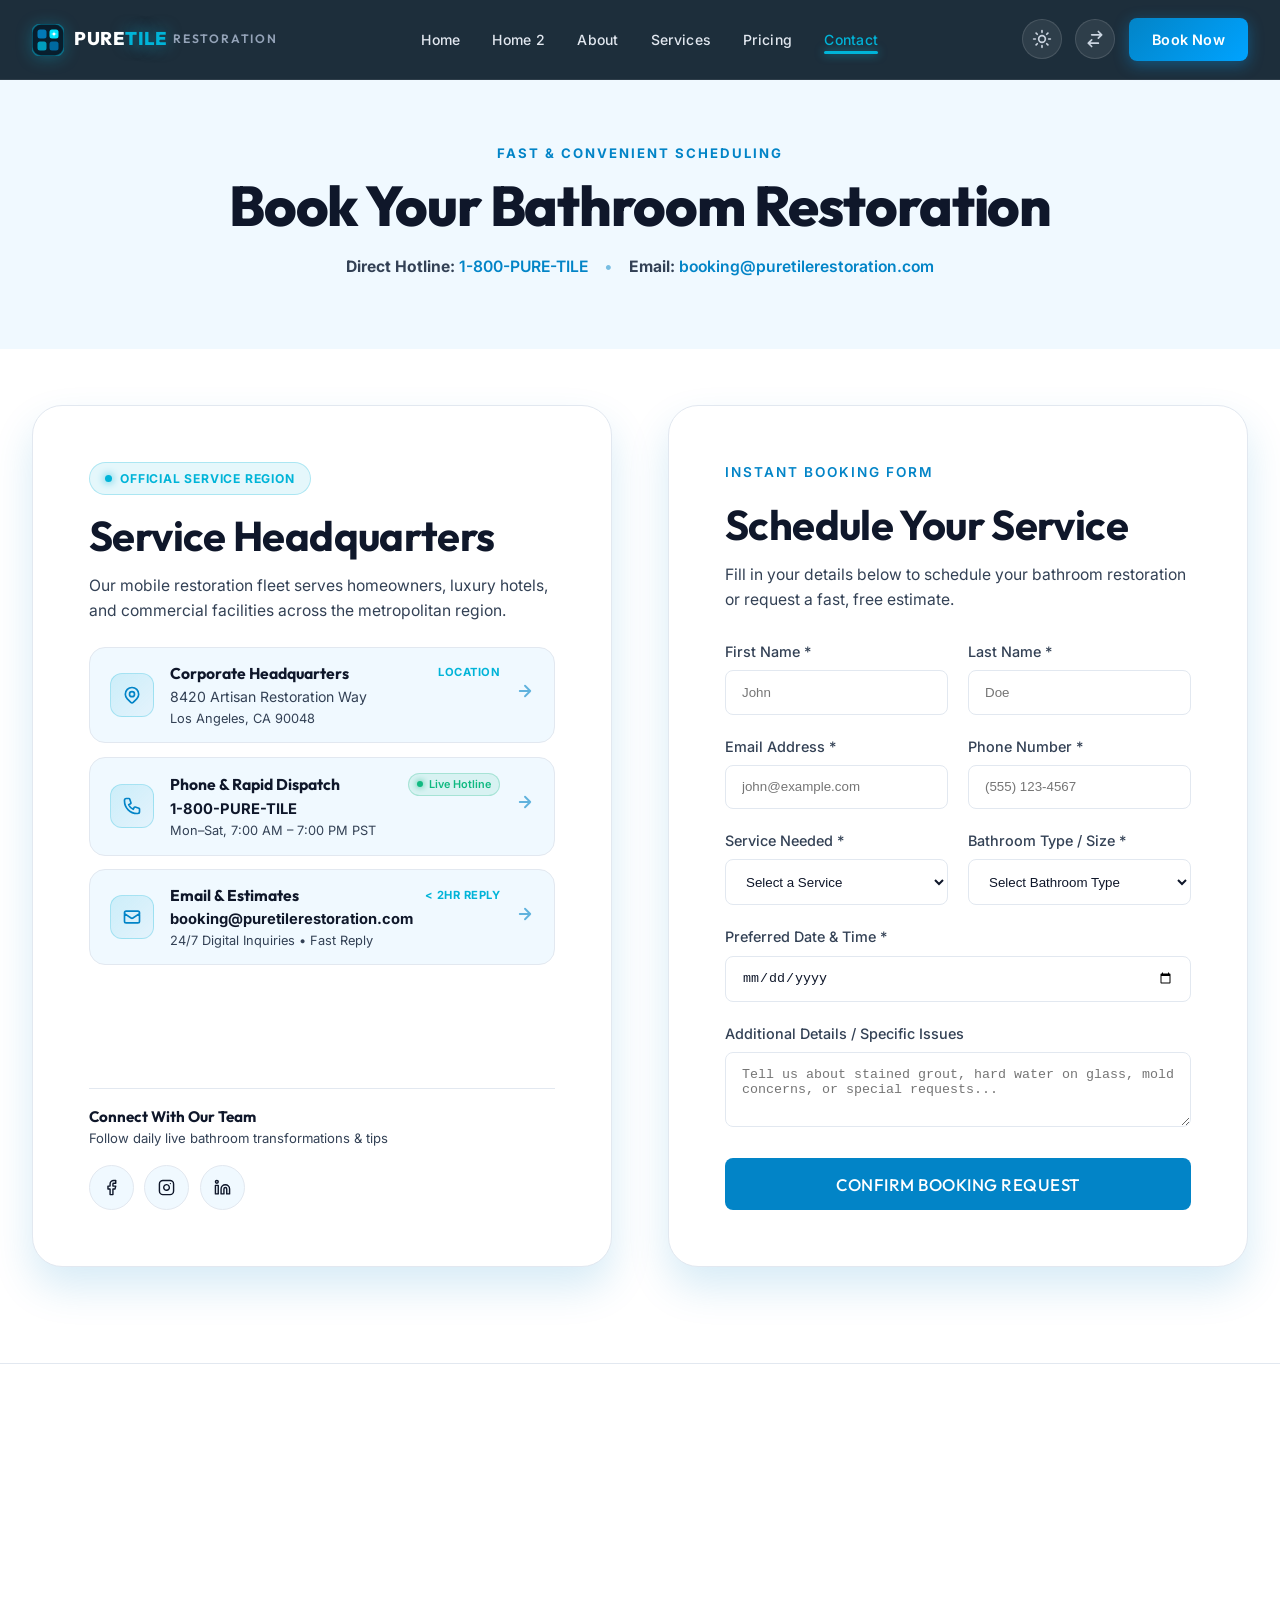
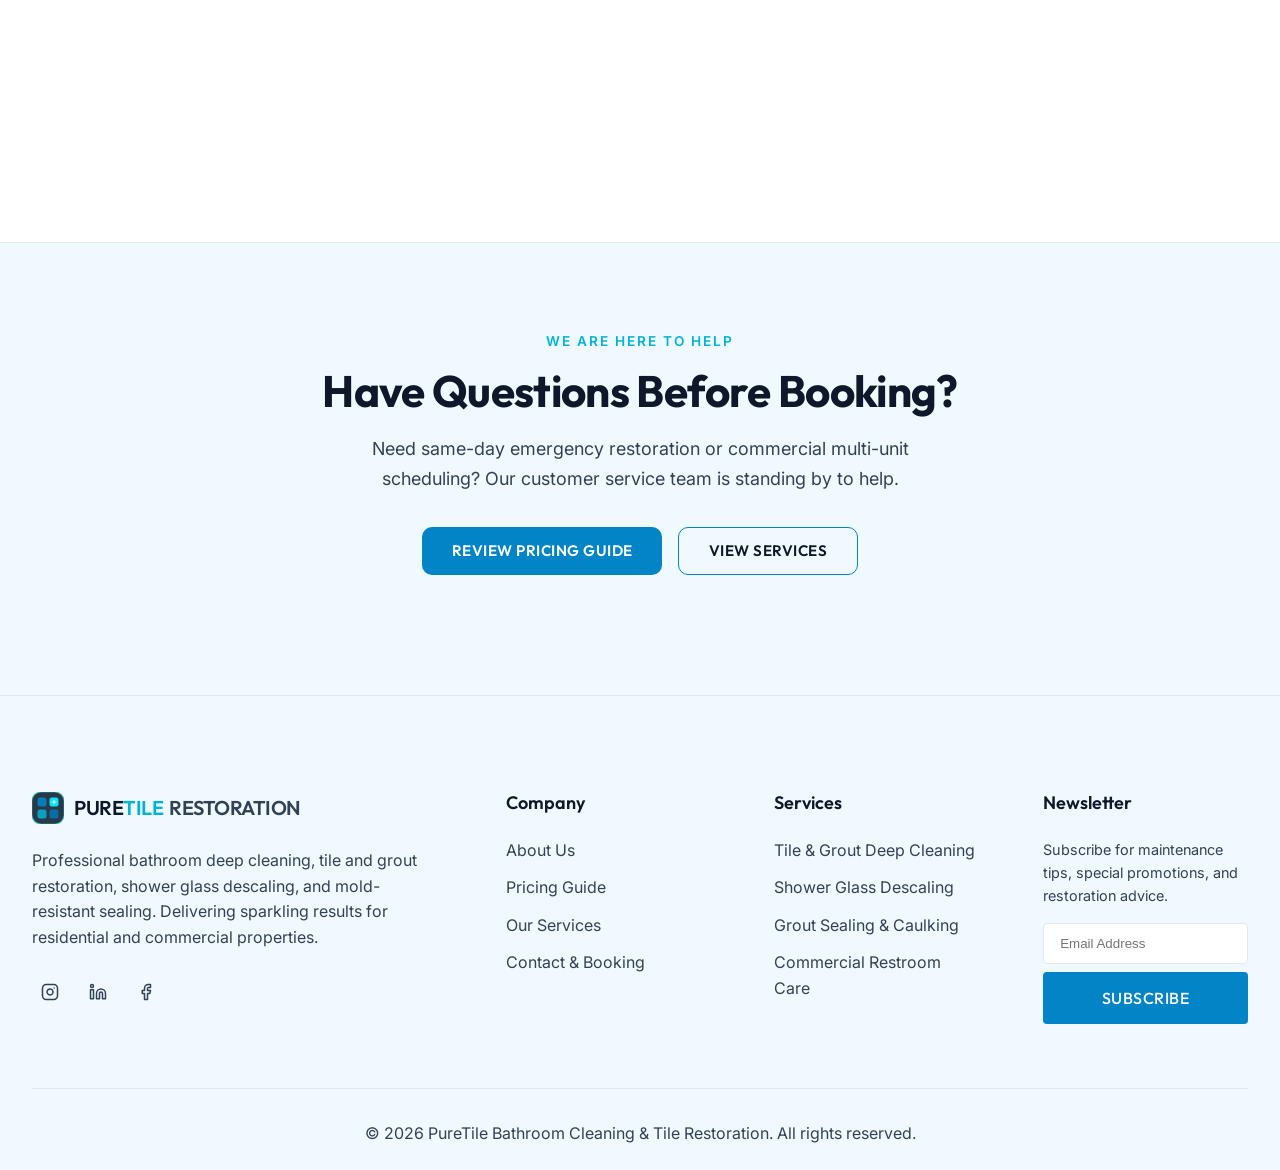
<file: contact.html>
<!DOCTYPE html>
<html lang="en" dir="ltr">
<head>
    <meta charset="UTF-8">
    <meta name="viewport" content="width=device-width, initial-scale=1.0">
    <title>Contact & Booking | PureTile Bathroom Cleaning & Tile Restoration</title>
    <meta name="description" content="Book your bathroom cleaning, tile and grout restoration, or shower glass descaling online. Quick appointment scheduling and free estimates.">
    <link rel="preconnect" href="https://fonts.googleapis.com">
    <link rel="preconnect" href="https://fonts.gstatic.com" crossorigin>
    <link href="https://fonts.googleapis.com/css2?family=Inter:wght@400;500;600;700&family=Outfit:wght@400;500;600;700;800;900&display=swap" rel="stylesheet">
    <link rel="stylesheet" href="assets/css/style.css">
    <link rel="stylesheet" href="assets/css/dark-mode.css">
    <link rel="stylesheet" href="assets/css/rtl.css">
    <link rel="icon" type="image/svg+xml" href="assets/images/favicon.svg">
</head>
<body>
    <!-- Navbar -->
    <nav class="navbar home-navbar">
        <div class="container flex-between">
            <a href="index.html" class="brand">
                <svg width="32" height="32" viewBox="0 0 32 32" fill="none" xmlns="http://www.w3.org/2000/svg" class="brand-icon">
                    <rect width="32" height="32" rx="9" fill="rgba(6, 24, 38, 0.85)" stroke="#00B4D8" stroke-width="1.5" stroke-opacity="0.45"/>
                    <rect x="5.5" y="5.5" width="9" height="9" rx="2.5" fill="#0284C7" fill-opacity="0.9"/>
                    <rect x="5.5" y="17.5" width="9" height="9" rx="2.5" fill="#00B4D8" fill-opacity="0.85"/>
                    <rect x="17.5" y="17.5" width="9" height="9" rx="2.5" fill="#0077B6" fill-opacity="0.85"/>
                    <rect x="17.5" y="5.5" width="9" height="9" rx="2.5" fill="#00E5FF"/>
                    <path d="M22 6.8 Q22 10 18.8 10 Q22 10 22 13.2 Q22 10 25.2 10 Q22 10 22 6.8 Z" fill="#FFFFFF"/>
                    <circle cx="22" cy="10" r="0.9" fill="#FFFFFF"/>
                </svg>
                <span class="brand-text">PURE<span class="brand-accent">TILE</span><span class="brand-sub">RESTORATION</span></span>
            </a>
            
            <ul class="nav-links">
                <li><a href="index.html" class="nav-link">Home</a></li>
                <li><a href="home-2.html" class="nav-link">Home 2</a></li>
                <li><a href="about.html" class="nav-link">About</a></li>
                <li><a href="services.html" class="nav-link">Services</a></li>
                <li><a href="pricing.html" class="nav-link">Pricing</a></li>
                <li><a href="contact.html" class="nav-link active">Contact</a></li>
            </ul>
            
            <div class="nav-actions">
                <button id="darkModeToggle" class="icon-btn" aria-label="Toggle Dark Mode">
                    <svg width="20" height="20" viewBox="0 0 24 24" fill="none" stroke="currentColor" stroke-width="2" stroke-linecap="round" stroke-linejoin="round">
                        <circle cx="12" cy="12" r="4"></circle>
                        <line x1="12" y1="2" x2="12" y2="4"></line>
                        <line x1="12" y1="20" x2="12" y2="22"></line>
                        <line x1="4.93" y1="4.93" x2="6.34" y2="6.34"></line>
                        <line x1="17.66" y1="17.66" x2="19.07" y2="19.07"></line>
                        <line x1="2" y1="12" x2="4" y2="12"></line>
                        <line x1="20" y1="12" x2="22" y2="12"></line>
                        <line x1="6.34" y1="17.66" x2="4.93" y2="19.07"></line>
                        <line x1="19.07" y1="4.93" x2="17.66" y2="6.34"></line>
                    </svg>
                </button>
                <button id="rtlToggle" class="icon-btn" aria-label="Toggle RTL">
                    <svg width="20" height="20" fill="none" stroke="currentColor" viewBox="0 0 24 24" xmlns="http://www.w3.org/2000/svg"><path stroke-linecap="round" stroke-linejoin="round" stroke-width="2" d="M8 7h12m0 0l-4-4m4 4l-4 4m0 6H4m0 0l4 4m-4-4l4-4"></path></svg>
                </button>
                <a href="contact.html" class="btn-nav-book">Book Now</a>
                <button class="mobile-menu-btn icon-btn" aria-label="Menu">
                    <svg width="24" height="24" fill="none" stroke="currentColor" viewBox="0 0 24 24" xmlns="http://www.w3.org/2000/svg"><path stroke-linecap="round" stroke-linejoin="round" stroke-width="2" d="M4 6h16M4 12h16M4 18h16"></path></svg>
                </button>
            </div>
        </div>
    </nav>

    <!-- Section 1: Hero & Direct Contact -->
    <section class="section section-bg contact-hero-section" style="padding-top: 140px; padding-bottom: 70px; text-align: center;">
        <div class="container reveal">
            <h6 style="color: var(--accent-primary); margin-bottom: 0.75rem;">Fast &amp; Convenient Scheduling</h6>
            <h1 class="hero-title" style="font-size: clamp(2rem, 5vw, 3.5rem); margin-bottom: 1rem;">Book Your Bathroom Restoration</h1>
            <div class="contact-hero-details">
                <span class="hero-detail-item"><strong>Direct Hotline:</strong> <a href="tel:18007873845">1-800-PURE-TILE</a></span>
                <span class="contact-hero-divider">&bull;</span>
                <span class="hero-detail-item"><strong>Email:</strong> <a href="mailto:booking@puretilerestoration.com" style="word-break: break-all;">booking@puretilerestoration.com</a></span>
            </div>
        </div>
    </section>

    <!-- Section 2: Contact Split Layout (Details + Booking Form) -->
    <section class="section" style="padding-top: 3.5rem;">
        <div class="container reveal">
            <div class="contact-split-grid">
                
                <!-- Left Card: Service Headquarters & Direct Inquiries -->
                <div class="contact-card-container">
                    <div class="contact-card-top-content">
                        <div class="contact-eyebrow-badge">
                            <span class="eyebrow-dot"></span>
                            OFFICIAL SERVICE REGION
                        </div>
                        <h2 style="margin-bottom: 0.75rem; font-size: clamp(1.75rem, 4vw, 2.6rem); font-weight: 700; color: var(--text-primary); line-height: 1.2;">Service Headquarters</h2>
                        <p style="color: var(--text-secondary); margin-bottom: 0; line-height: 1.6; font-size: 0.98rem;">Our mobile restoration fleet serves homeowners, luxury hotels, and commercial facilities across the metropolitan region.</p>
                        
                        <!-- 3 Compact Contact Cards (Smaller & Mobile-Protected) -->
                        <div class="contact-mini-cards">
                            <!-- Card 1: Headquarters -->
                            <a href="https://maps.google.com/?q=8420+Artisan+Restoration+Way+Los+Angeles+CA+90048" target="_blank" rel="noopener" class="contact-mini-card">
                                <div class="contact-mini-icon">
                                    <svg width="20" height="20" fill="none" stroke="currentColor" stroke-width="2" viewBox="0 0 24 24"><path stroke-linecap="round" stroke-linejoin="round" d="M17.657 16.657L13.414 20.9a1.998 1.998 0 01-2.827 0l-4.244-4.243a8 8 0 1111.314 0z"></path><path stroke-linecap="round" stroke-linejoin="round" d="M15 11a3 3 0 11-6 0 3 3 0 016 0z"></path></svg>
                                </div>
                                <div class="contact-mini-content">
                                    <div class="contact-mini-header">
                                        <h4 class="contact-mini-title">Corporate Headquarters</h4>
                                        <span class="contact-mini-badge">Location</span>
                                    </div>
                                    <div class="contact-mini-text">8420 Artisan Restoration Way</div>
                                    <div class="contact-mini-subtext">Los Angeles, CA 90048</div>
                                </div>
                                <div class="contact-mini-arrow">
                                    <svg width="18" height="18" viewBox="0 0 24 24" fill="none" stroke="currentColor" stroke-width="2.5" stroke-linecap="round" stroke-linejoin="round"><path d="M5 12h14M12 5l7 7-7 7"/></svg>
                                </div>
                            </a>

                            <!-- Card 2: Phone & Dispatch -->
                            <a href="tel:18007873845" class="contact-mini-card">
                                <div class="contact-mini-icon">
                                    <svg width="20" height="20" fill="none" stroke="currentColor" stroke-width="2" viewBox="0 0 24 24"><path stroke-linecap="round" stroke-linejoin="round" d="M3 5a2 2 0 012-2h3.28a1 1 0 01.948.684l1.498 4.493a1 1 0 01-.502 1.21l-2.257 1.13a11.042 11.042 0 005.516 5.516l1.13-2.257a1 1 0 011.21-.502l4.493 1.498a1 1 0 01.684.949V19a2 2 0 01-2 2h-1C9.716 21 3 14.284 3 6V5z"></path></svg>
                                </div>
                                <div class="contact-mini-content">
                                    <div class="contact-mini-header">
                                        <h4 class="contact-mini-title">Phone &amp; Rapid Dispatch</h4>
                                        <span class="contact-status-live"><span class="live-pulse-dot"></span> Live Hotline</span>
                                    </div>
                                    <div class="contact-mini-link">1-800-PURE-TILE</div>
                                    <div class="contact-mini-subtext">Mon–Sat, 7:00 AM – 7:00 PM PST</div>
                                </div>
                                <div class="contact-mini-arrow">
                                    <svg width="18" height="18" viewBox="0 0 24 24" fill="none" stroke="currentColor" stroke-width="2.5" stroke-linecap="round" stroke-linejoin="round"><path d="M5 12h14M12 5l7 7-7 7"/></svg>
                                </div>
                            </a>

                            <!-- Card 3: Email Inquiries -->
                            <a href="mailto:booking@puretilerestoration.com" class="contact-mini-card">
                                <div class="contact-mini-icon">
                                    <svg width="20" height="20" fill="none" stroke="currentColor" stroke-width="2" viewBox="0 0 24 24"><path stroke-linecap="round" stroke-linejoin="round" d="M3 8l7.89 5.26a2 2 0 002.22 0L21 8M5 19h14a2 2 0 002-2V7a2 2 0 00-2-2H5a2 2 0 00-2 2v10a2 2 0 002 2z"></path></svg>
                                </div>
                                <div class="contact-mini-content">
                                    <div class="contact-mini-header">
                                        <h4 class="contact-mini-title">Email &amp; Estimates</h4>
                                        <span class="contact-mini-badge">&lt; 2hr Reply</span>
                                    </div>
                                    <div class="contact-mini-link">booking@puretilerestoration.com</div>
                                    <div class="contact-mini-subtext">24/7 Digital Inquiries &bull; Fast Reply</div>
                                </div>
                                <div class="contact-mini-arrow">
                                    <svg width="18" height="18" viewBox="0 0 24 24" fill="none" stroke="currentColor" stroke-width="2.5" stroke-linecap="round" stroke-linejoin="round"><path d="M5 12h14M12 5l7 7-7 7"/></svg>
                                </div>
                            </a>
                        </div>
                    </div>

                    <!-- Bottom Integrated Social Bar -->
                    <div class="contact-bottom-social">
                        <div class="contact-social-info">
                            <h5>Connect With Our Team</h5>
                            <p>Follow daily live bathroom transformations &amp; tips</p>
                        </div>
                        <div class="social-links" style="display: flex; gap: 0.65rem;">
                            <a href="#" class="social-icon-box" aria-label="Facebook">
                                <svg width="17" height="17" fill="none" stroke="currentColor" stroke-width="2" stroke-linecap="round" stroke-linejoin="round" viewBox="0 0 24 24"><path d="M18 2h-3a5 5 0 00-5 5v3H7v4h3v8h4v-8h3l1-4h-4V7a1 1 0 011-1h3z"></path></svg>
                            </a>
                            <a href="#" class="social-icon-box" aria-label="Instagram">
                                <svg width="17" height="17" fill="none" stroke="currentColor" stroke-width="2" stroke-linecap="round" stroke-linejoin="round" viewBox="0 0 24 24"><rect x="2" y="2" width="20" height="20" rx="5" ry="5"></rect><path d="M16 11.37A4 4 0 1112.63 8 4 4 0 0116 11.37z"></path><line x1="17.5" y1="6.5" x2="17.51" y2="6.5"></line></svg>
                            </a>
                            <a href="#" class="social-icon-box" aria-label="LinkedIn">
                                <svg width="17" height="17" fill="none" stroke="currentColor" stroke-width="2" stroke-linecap="round" stroke-linejoin="round" viewBox="0 0 24 24"><path d="M16 8a6 6 0 016 6v7h-4v-7a2 2 0 00-2-2 2 2 0 00-2 2v7h-4v-7a6 6 0 016-6z"></path><rect x="2" y="9" width="4" height="12"></rect><circle cx="4" cy="4" r="2"></circle></svg>
                            </a>
                        </div>
                    </div>
                </div>

                <!-- Right Card: Online Booking Form -->
                <div class="contact-card-container contact-form-container">
                    <div class="contact-form-header">
                        <span class="eyebrow" style="color: var(--accent-premium); letter-spacing: 2px; text-transform: uppercase; font-weight: 600; font-size: 0.85rem; margin-bottom: 1rem; display: block;">Instant Booking Form</span>
                        <h2 style="margin-bottom: 0.75rem; font-size: clamp(1.75rem, 4vw, 2.6rem); font-weight: 700; color: var(--text-primary); line-height: 1.2;">Schedule Your Service</h2>
                        <p style="color: var(--text-secondary); margin-bottom: 1.75rem; line-height: 1.6; font-size: 0.98rem;">Fill in your details below to schedule your bathroom restoration or request a fast, free estimate.</p>
                    </div>
                    
                    <form onsubmit="event.preventDefault(); alert('Thank you! Your booking inquiry has been submitted. A specialist will call you within 1 hour to confirm.'); this.reset();">
                        <div class="grid grid-2" style="gap: 1.25rem; margin-bottom: 1.25rem;">
                            <div>
                                <label style="display: block; margin-bottom: 0.45rem; font-weight: 500; font-size: 0.9rem; color: var(--text-secondary);">First Name *</label>
                                <input type="text" placeholder="John" required style="width: 100%; max-width: 100%; box-sizing: border-box; padding: 0.85rem 1rem; border: 1px solid var(--border-color); border-radius: 8px; background: rgba(255,255,255,0.02); color: var(--text-primary); outline: none; transition: 0.3s;" onfocus="this.style.borderColor='var(--accent-premium)'" onblur="this.style.borderColor='var(--border-color)'">
                            </div>
                            <div>
                                <label style="display: block; margin-bottom: 0.45rem; font-weight: 500; font-size: 0.9rem; color: var(--text-secondary);">Last Name *</label>
                                <input type="text" placeholder="Doe" required style="width: 100%; max-width: 100%; box-sizing: border-box; padding: 0.85rem 1rem; border: 1px solid var(--border-color); border-radius: 8px; background: rgba(255,255,255,0.02); color: var(--text-primary); outline: none; transition: 0.3s;" onfocus="this.style.borderColor='var(--accent-premium)'" onblur="this.style.borderColor='var(--border-color)'">
                            </div>
                        </div>
                        
                        <div class="grid grid-2" style="gap: 1.25rem; margin-bottom: 1.25rem;">
                            <div>
                                <label style="display: block; margin-bottom: 0.45rem; font-weight: 500; font-size: 0.9rem; color: var(--text-secondary);">Email Address *</label>
                                <input type="email" placeholder="john@example.com" required style="width: 100%; max-width: 100%; box-sizing: border-box; padding: 0.85rem 1rem; border: 1px solid var(--border-color); border-radius: 8px; background: rgba(255,255,255,0.02); color: var(--text-primary); outline: none; transition: 0.3s;" onfocus="this.style.borderColor='var(--accent-premium)'" onblur="this.style.borderColor='var(--border-color)'">
                            </div>
                            <div>
                                <label style="display: block; margin-bottom: 0.45rem; font-weight: 500; font-size: 0.9rem; color: var(--text-secondary);">Phone Number *</label>
                                <input type="tel" placeholder="(555) 123-4567" required style="width: 100%; max-width: 100%; box-sizing: border-box; padding: 0.85rem 1rem; border: 1px solid var(--border-color); border-radius: 8px; background: rgba(255,255,255,0.02); color: var(--text-primary); outline: none; transition: 0.3s;" onfocus="this.style.borderColor='var(--accent-premium)'" onblur="this.style.borderColor='var(--border-color)'">
                            </div>
                        </div>

                        <div class="grid grid-2" style="gap: 1.25rem; margin-bottom: 1.25rem;">
                            <div>
                                <label style="display: block; margin-bottom: 0.45rem; font-weight: 500; font-size: 0.9rem; color: var(--text-secondary);">Service Needed *</label>
                                <select required style="width: 100%; max-width: 100%; box-sizing: border-box; padding: 0.85rem 1rem; border: 1px solid var(--border-color); border-radius: 8px; background: var(--bg-primary); color: var(--text-primary); outline: none; transition: 0.3s; text-overflow: ellipsis;" onfocus="this.style.borderColor='var(--accent-premium)'" onblur="this.style.borderColor='var(--border-color)'">
                                    <option value="" disabled selected>Select a Service</option>
                                    <option value="complete">Complete Restoration ($299)</option>
                                    <option value="steam">Standard Steam Clean ($149)</option>
                                    <option value="shower">Shower Glass Descaling</option>
                                    <option value="grout">Grout ColorSealing</option>
                                    <option value="commercial">Commercial Restroom</option>
                                </select>
                            </div>
                            <div>
                                <label style="display: block; margin-bottom: 0.45rem; font-weight: 500; font-size: 0.9rem; color: var(--text-secondary);">Bathroom Type / Size *</label>
                                <select required style="width: 100%; max-width: 100%; box-sizing: border-box; padding: 0.85rem 1rem; border: 1px solid var(--border-color); border-radius: 8px; background: var(--bg-primary); color: var(--text-primary); outline: none; transition: 0.3s; text-overflow: ellipsis;" onfocus="this.style.borderColor='var(--accent-premium)'" onblur="this.style.borderColor='var(--border-color)'">
                                    <option value="" disabled selected>Select Bathroom Type</option>
                                    <option value="powder">Half Bath / Powder Room</option>
                                    <option value="standard">Standard Full Bath (Tub/Shower)</option>
                                    <option value="master">Master Bath Suite (Walk-in Shower &amp; Tub)</option>
                                    <option value="multiple">Multiple Residential Bathrooms</option>
                                    <option value="commercial">Commercial Restroom Facility</option>
                                </select>
                            </div>
                        </div>

                        <div style="margin-bottom: 1.25rem;">
                            <label style="display: block; margin-bottom: 0.45rem; font-weight: 500; font-size: 0.9rem; color: var(--text-secondary);">Preferred Date &amp; Time *</label>
                            <input type="date" required style="width: 100%; max-width: 100%; box-sizing: border-box; padding: 0.85rem 1rem; border: 1px solid var(--border-color); border-radius: 8px; background: var(--bg-primary); color: var(--text-primary); outline: none; transition: 0.3s;" onfocus="this.style.borderColor='var(--accent-premium)'" onblur="this.style.borderColor='var(--border-color)'">
                        </div>

                        <div style="margin-bottom: 1.5rem;">
                            <label style="display: block; margin-bottom: 0.45rem; font-weight: 500; font-size: 0.9rem; color: var(--text-secondary);">Additional Details / Specific Issues</label>
                            <textarea rows="3" placeholder="Tell us about stained grout, hard water on glass, mold concerns, or special requests..." style="width: 100%; max-width: 100%; box-sizing: border-box; padding: 0.85rem 1rem; border: 1px solid var(--border-color); border-radius: 8px; background: rgba(255,255,255,0.02); color: var(--text-primary); resize: vertical; outline: none; transition: 0.3s;" onfocus="this.style.borderColor='var(--accent-premium)'" onblur="this.style.borderColor='var(--border-color)'"></textarea>
                        </div>

                        <button type="submit" class="btn btn-primary" style="width: 100%; height: auto; min-height: 52px; padding: 0.85rem 1rem; justify-content: center; font-size: 1.05rem; border-radius: 8px;">Confirm Booking Request</button>
                    </form>
                </div>
                
            </div>
        </div>
    </section>

    <!-- Section 3: Full Width Map -->
    <section class="contact-map-section" style="margin-bottom: 0;">
        <div class="contact-map-wrapper">
            <iframe src="https://www.google.com/maps/embed?pb=!1m18!1m12!1m3!1d3304.763462948602!2d-118.37549748478413!3d34.07559128060012!2m3!1f0!2f0!3f0!3m2!1i1024!2i768!4f13.1!3m3!1m2!1s0x80c2b936d5b060cb%3A0x4a9d702d0b5e3f01!2sWest%20Hollywood%2C%20CA!5e0!3m2!1sen!2sus!4v1680123456789!5m2!1sen!2sus" width="100%" height="100%" style="border:0;" allowfullscreen="" loading="lazy" referrerpolicy="no-referrer-when-downgrade"></iframe>
        </div>
    </section>

    <!-- Section 4: General FAQ Support -->
    <section class="section section-bg text-center contact-faq-section">
        <div class="container reveal">
            <span class="eyebrow" style="color: #00B4D8; letter-spacing: 2px; text-transform: uppercase; font-weight: 600; font-size: 0.85rem; display: block; margin-bottom: 0.75rem;">WE ARE HERE TO HELP</span>
            <h2 style="font-size: clamp(1.8rem, 4vw, 2.75rem); font-weight: 700; margin-bottom: 1rem; color: var(--text-primary); line-height: 1.2;">Have Questions Before Booking?</h2>
            <p class="text-large" style="max-width: 600px; margin: 0 auto 2rem; color: var(--text-secondary); line-height: 1.7;">Need same-day emergency restoration or commercial multi-unit scheduling? Our customer service team is standing by to help.</p>
            <div class="flex-center contact-cta-row">
                <a href="pricing.html" class="btn btn-primary contact-cta-btn">Review Pricing Guide</a>
                <a href="services.html" class="btn btn-secondary contact-cta-btn">View Services</a>
            </div>
        </div>
    </section>

    <!-- Footer -->
    <footer class="footer">
        <div class="container">
            <div class="footer-grid">
                <div>
                    <a href="index.html" class="footer-brand" style="display: inline-flex; align-items: center; gap: 10px; text-decoration: none;">
                        <svg width="32" height="32" viewBox="0 0 32 32" fill="none" xmlns="http://www.w3.org/2000/svg" class="brand-icon">
                            <rect width="32" height="32" rx="9" fill="rgba(6, 24, 38, 0.85)" stroke="#00B4D8" stroke-width="1.5" stroke-opacity="0.45"/>
                            <rect x="5.5" y="5.5" width="9" height="9" rx="2.5" fill="#0284C7" fill-opacity="0.9"/>
                            <rect x="5.5" y="17.5" width="9" height="9" rx="2.5" fill="#00B4D8" fill-opacity="0.85"/>
                            <rect x="17.5" y="17.5" width="9" height="9" rx="2.5" fill="#0077B6" fill-opacity="0.85"/>
                            <rect x="17.5" y="5.5" width="9" height="9" rx="2.5" fill="#00E5FF"/>
                            <path d="M22 6.8 Q22 10 18.8 10 Q22 10 22 13.2 Q22 10 25.2 10 Q22 10 22 6.8 Z" fill="#FFFFFF"/>
                            <circle cx="22" cy="10" r="0.9" fill="#FFFFFF"/>
                        </svg>
                        <span class="brand-text">PURE<span class="brand-accent">TILE</span><span class="brand-sub">RESTORATION</span></span>
                    </a>
                    <p>Professional bathroom deep cleaning, tile and grout restoration, shower glass descaling, and mold-resistant sealing. Delivering sparkling results for residential and commercial properties.</p>
                    <div class="footer-socials" style="margin-top: 1.5rem; display: flex; gap: 0.75rem;">
                        <a href="#" class="social-icon" aria-label="Instagram">
                            <svg width="18" height="18" fill="none" stroke="currentColor" stroke-width="2" stroke-linecap="round" stroke-linejoin="round" viewBox="0 0 24 24"><rect x="2" y="2" width="20" height="20" rx="5" ry="5"></rect><path d="M16 11.37A4 4 0 1112.63 8 4 4 0 0116 11.37z"></path><line x1="17.5" y1="6.5" x2="17.51" y2="6.5"></line></svg>
                        </a>
                        <a href="#" class="social-icon" aria-label="LinkedIn">
                            <svg width="18" height="18" fill="none" stroke="currentColor" stroke-width="2" stroke-linecap="round" stroke-linejoin="round" viewBox="0 0 24 24"><path d="M16 8a6 6 0 016 6v7h-4v-7a2 2 0 00-2-2 2 2 0 00-2 2v7h-4v-7a6 6 0 016-6z"></path><rect x="2" y="9" width="4" height="12"></rect><circle cx="4" cy="4" r="2"></circle></svg>
                        </a>
                        <a href="#" class="social-icon" aria-label="Facebook">
                            <svg width="18" height="18" fill="none" stroke="currentColor" stroke-width="2" stroke-linecap="round" stroke-linejoin="round" viewBox="0 0 24 24"><path d="M18 2h-3a5 5 0 00-5 5v3H7v4h3v8h4v-8h3l1-4h-4V7a1 1 0 011-1h3z"></path></svg>
                        </a>
                    </div>
                </div>
                <div>
                    <h5 class="footer-title">Company</h5>
                    <ul class="footer-links">
                        <li><a href="about.html">About Us</a></li>
                        <li><a href="pricing.html">Pricing Guide</a></li>
                        <li><a href="services.html">Our Services</a></li>
                        <li><a href="contact.html">Contact & Booking</a></li>
                    </ul>
                </div>
                <div>
                    <h5 class="footer-title">Services</h5>
                    <ul class="footer-links">
                        <li><a href="services.html#tile-steam-cleaning">Tile & Grout Deep Cleaning</a></li>
                        <li><a href="services.html#shower-glass-descaling">Shower Glass Descaling</a></li>
                        <li><a href="services.html#grout-colorsealing">Grout Sealing & Caulking</a></li>
                        <li><a href="services.html#commercial-restrooms">Commercial Restroom Care</a></li>
                    </ul>
                </div>
                <div>
                    <h5 class="footer-title">Newsletter</h5>
                    <p style="margin-bottom: 1rem; color: var(--text-secondary); font-size: 0.9rem;">Subscribe for maintenance tips, special promotions, and restoration advice.</p>
                    <form class="newsletter-form" style="display: flex; gap: 0.5rem; flex-direction: column;">
                        <input type="email" placeholder="Email Address" required style="padding: 0.75rem 1rem; border-radius: 4px; border: 1px solid var(--border-color); background: var(--bg-primary); color: var(--text-primary); width: 100%; outline: none; transition: 0.3s;">
                        <button type="submit" class="btn btn-primary" style="padding: 0.75rem 1rem; width: 100%; justify-content: center;">Subscribe</button>
                    </form>
                </div>
            </div>
            <div class="footer-bottom">
                <p>&copy; 2026 PureTile Bathroom Cleaning & Tile Restoration. All rights reserved.</p>
            </div>
        </div>
    </footer>

    <!-- Back to Top -->
    <button id="backToTop" class="back-to-top" aria-label="Back to Top">
        <svg width="24" height="24" fill="none" stroke="currentColor" viewBox="0 0 24 24" xmlns="http://www.w3.org/2000/svg"><path stroke-linecap="round" stroke-linejoin="round" stroke-width="2" d="M5 15l7-7 7 7"></path></svg>
    </button>
    <script src="assets/js/main.js"></script>
</body>
</html>
</file>
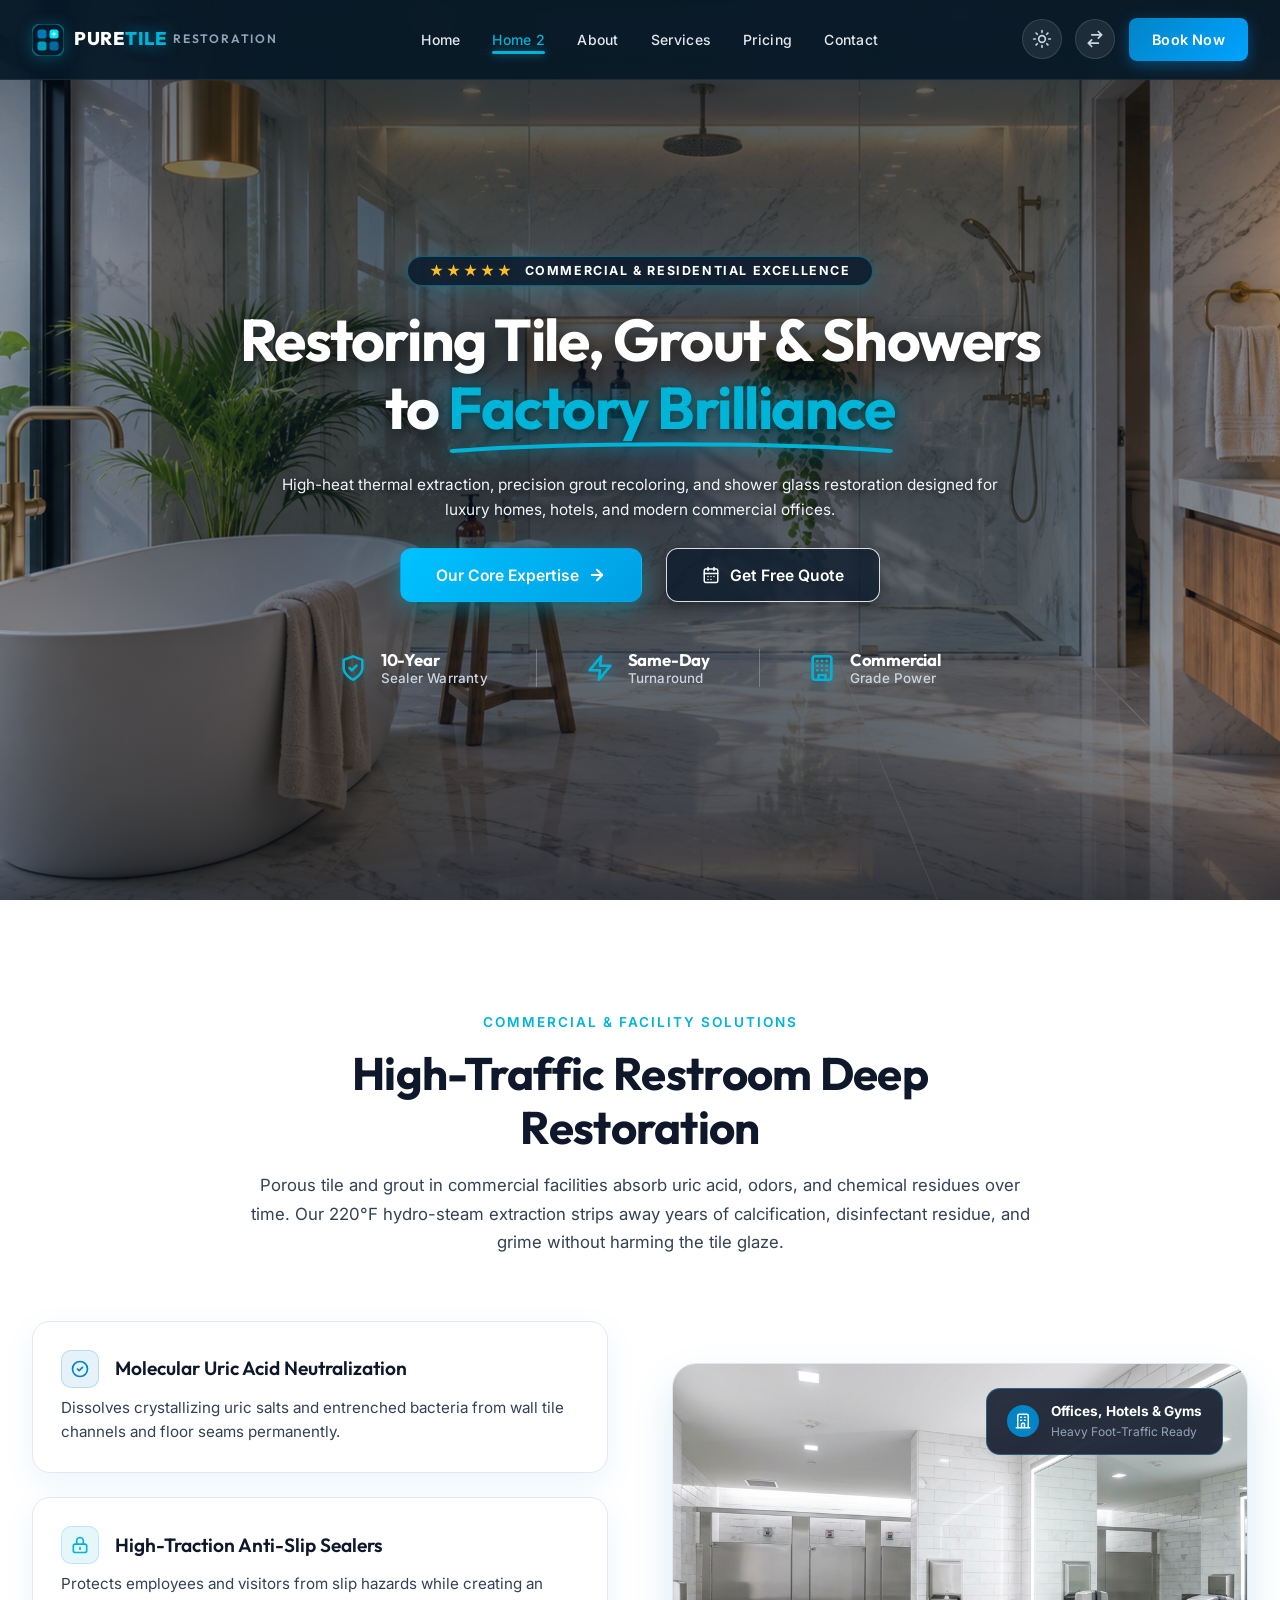
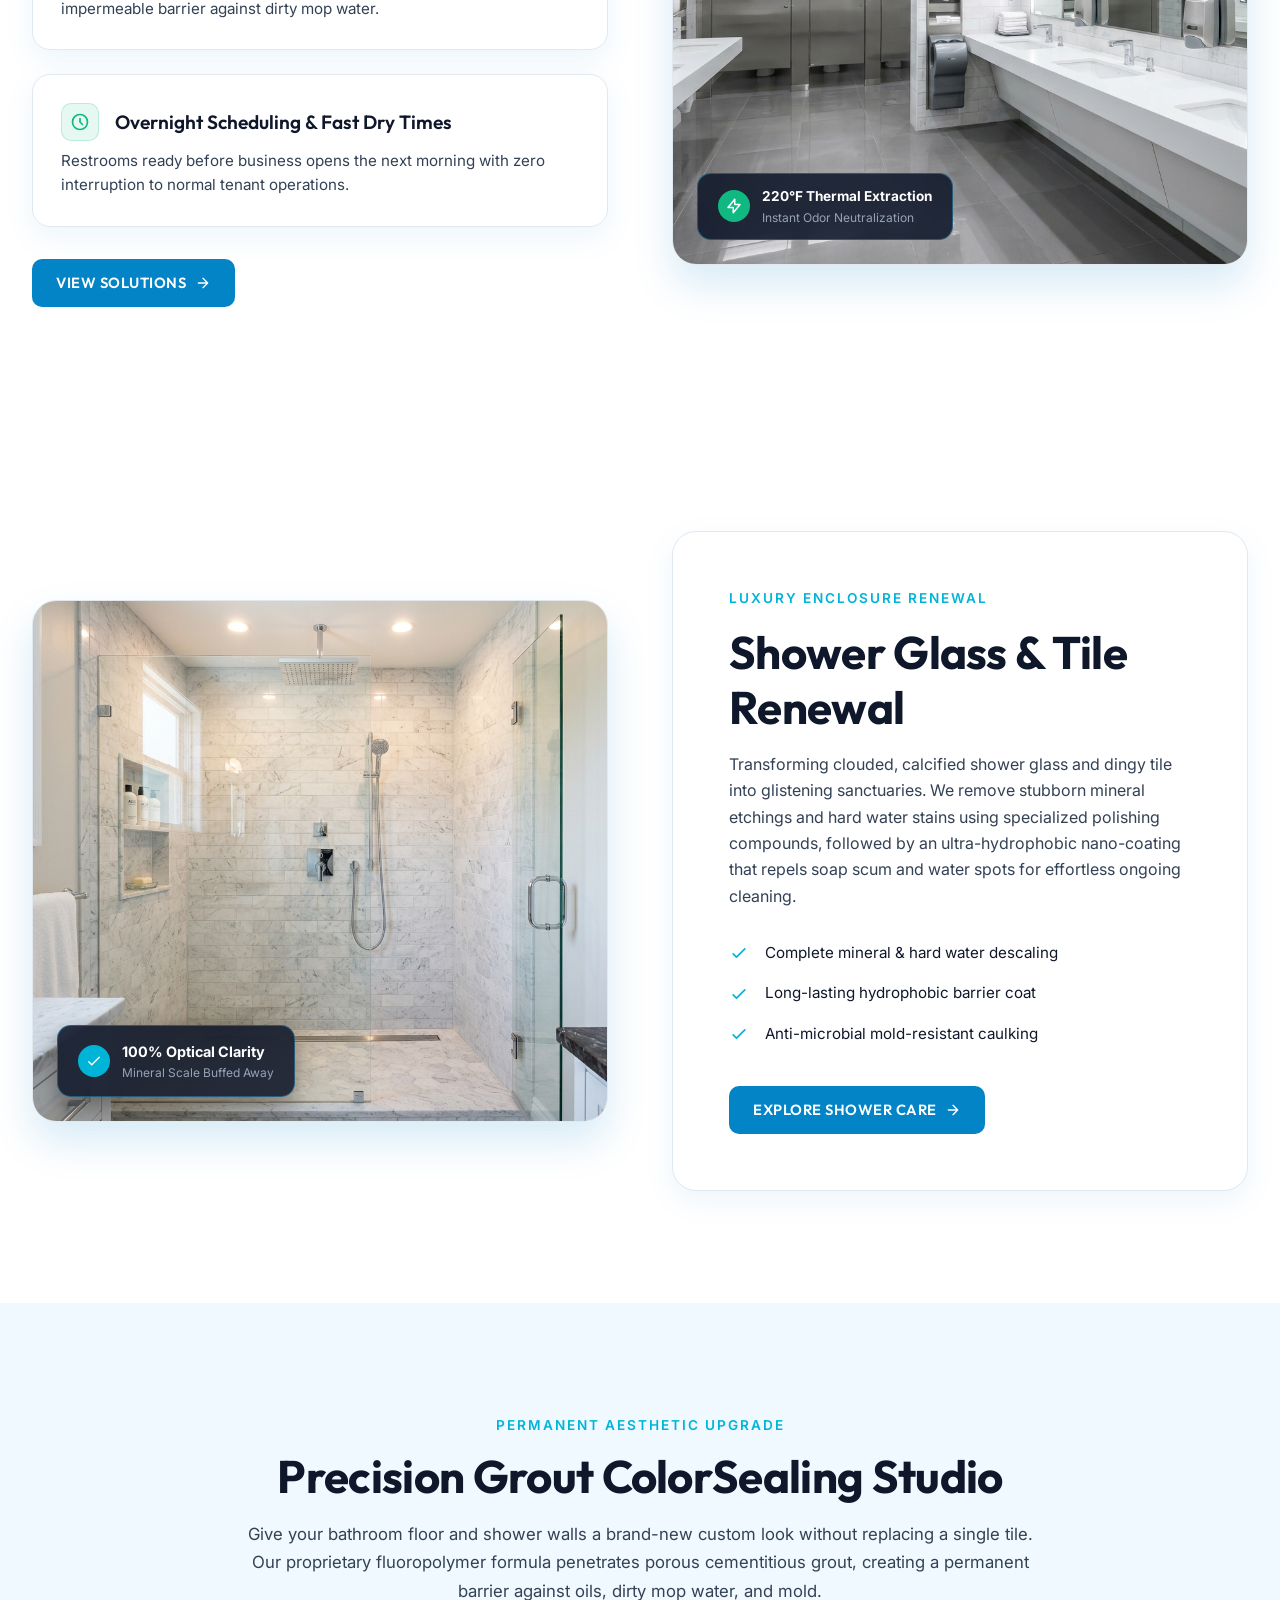
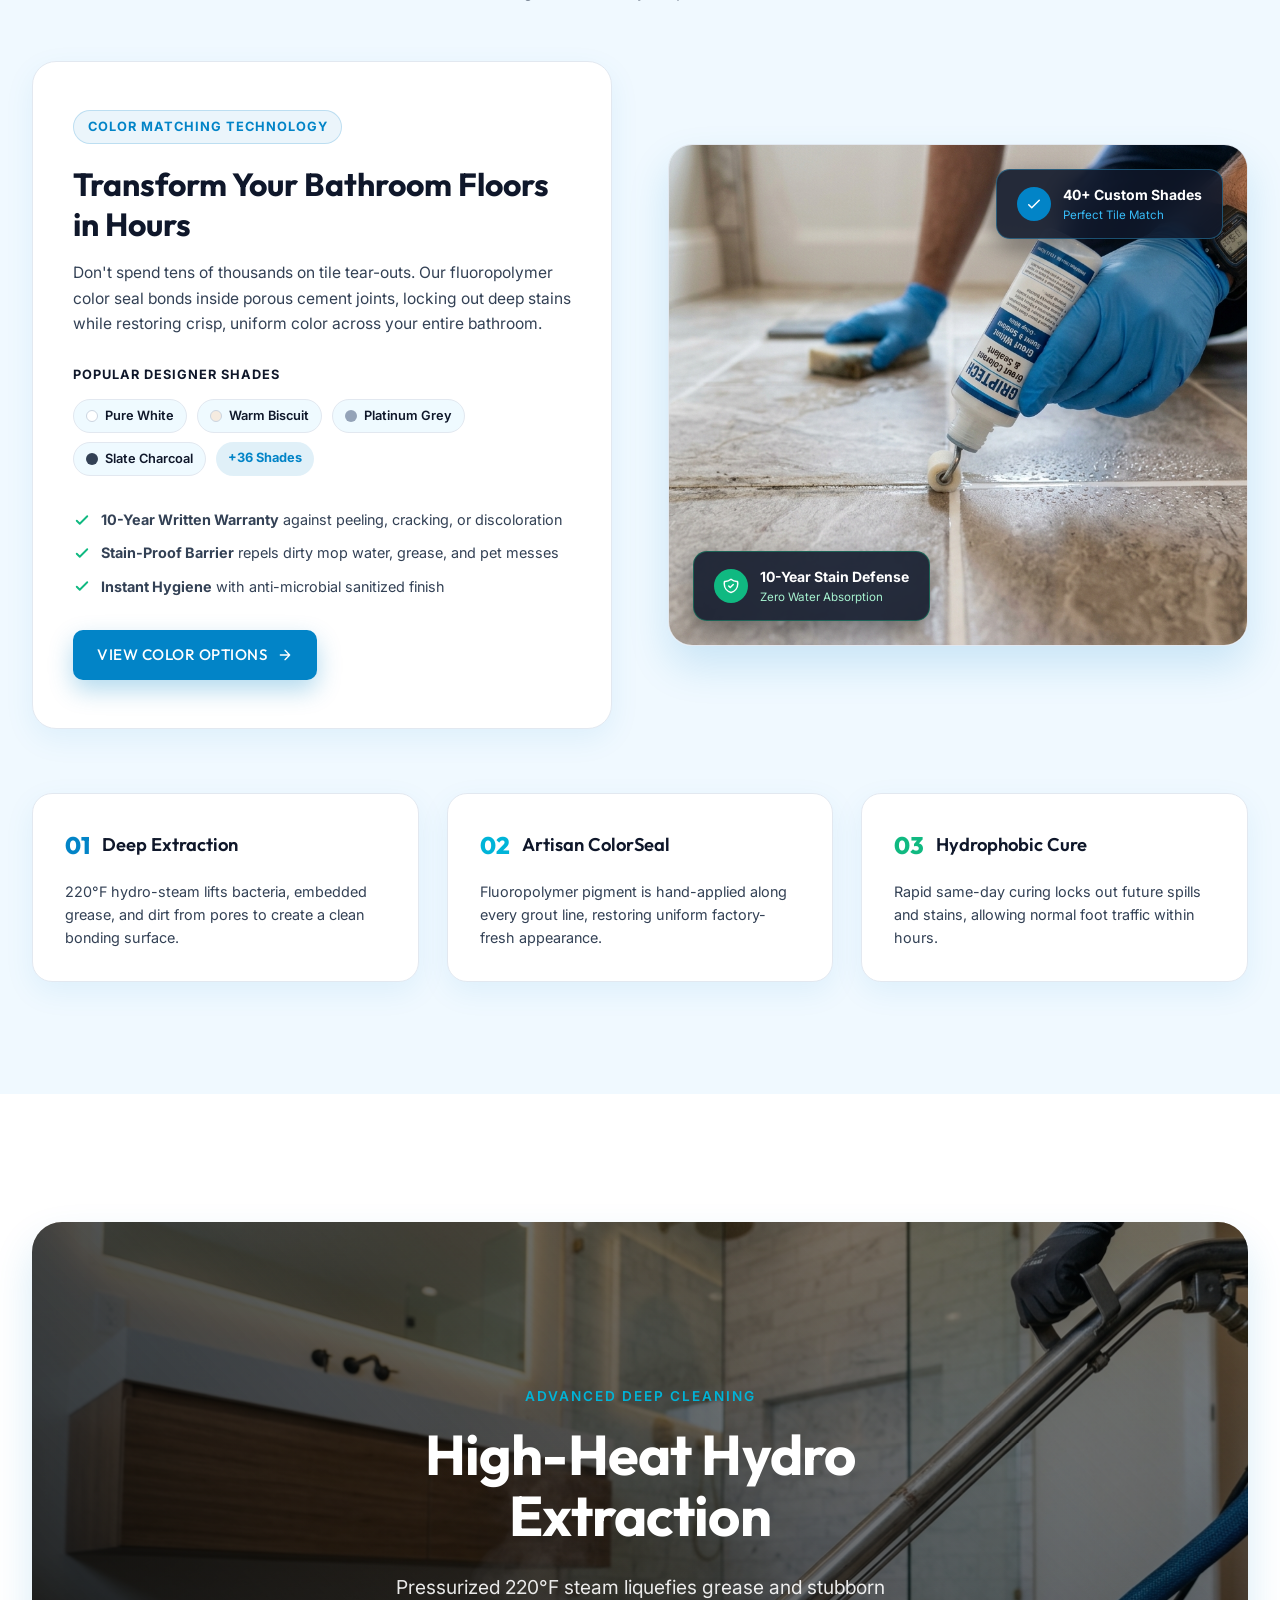
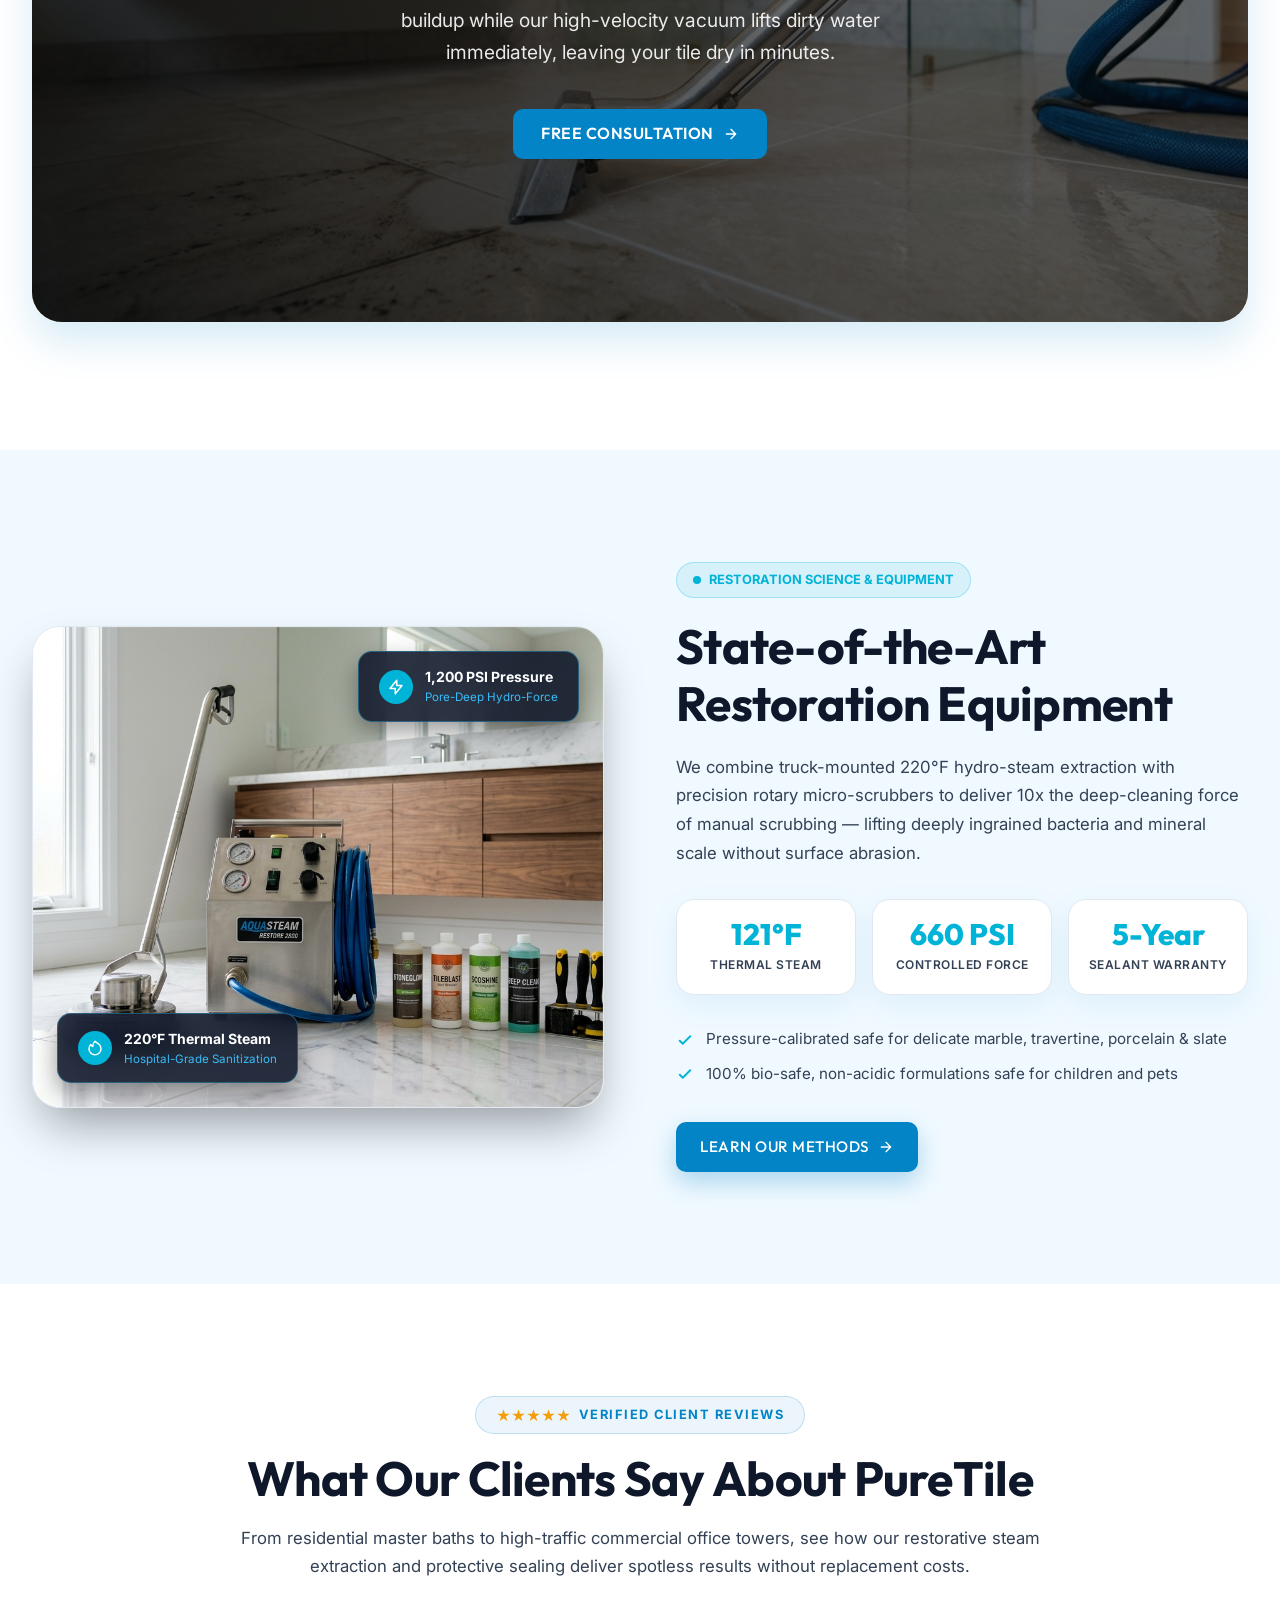
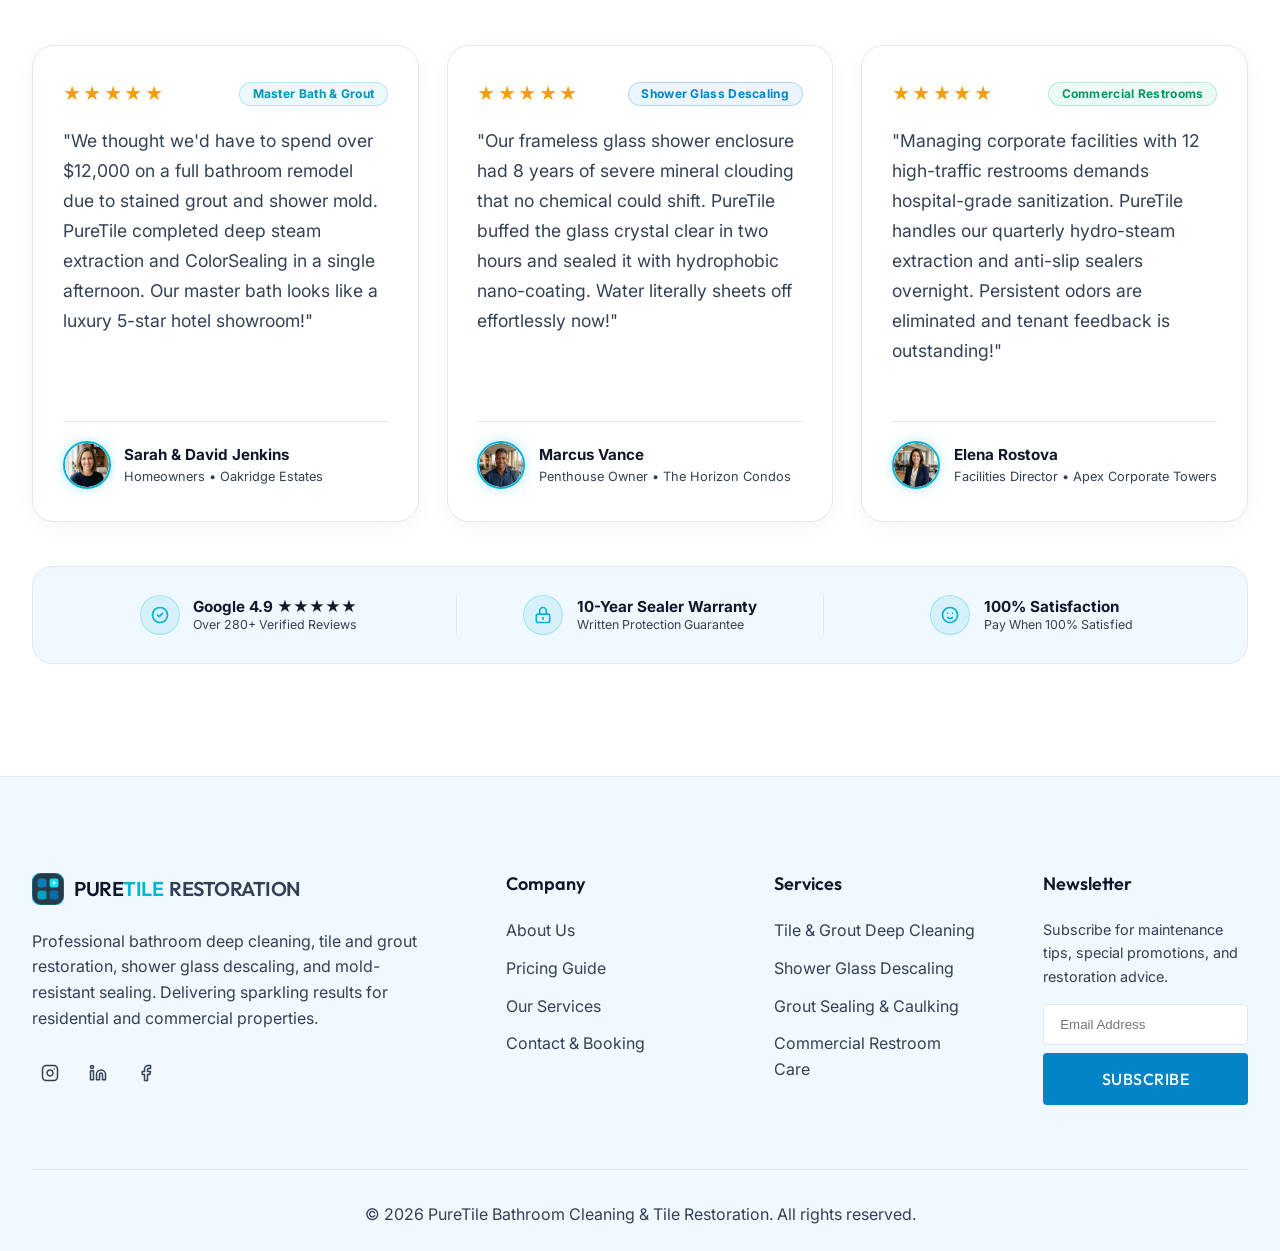
<file: home-2.html>
<!DOCTYPE html>
<html lang="en" dir="ltr">
<head>
    <meta charset="UTF-8">
    <meta name="viewport" content="width=device-width, initial-scale=1.0">
    <title>Commercial & Residential Bathroom Restoration | Home 2</title>
    <meta name="description" content="Commercial restroom sanitization, shower glass renewal, and precision grout color sealing engineered for luxury homes and business facilities.">
    
    <!-- Fonts -->
    <link rel="preconnect" href="https://fonts.googleapis.com">
    <link rel="preconnect" href="https://fonts.gstatic.com" crossorigin>
    <link href="https://fonts.googleapis.com/css2?family=Inter:wght@400;500;600;700&family=Outfit:wght@400;500;600;700;800;900&display=swap" rel="stylesheet">
    
    <!-- CSS -->
    <link rel="stylesheet" href="assets/css/style.css">
    <link rel="stylesheet" href="assets/css/dark-mode.css">
    <link rel="stylesheet" href="assets/css/rtl.css">
    <link rel="icon" type="image/svg+xml" href="assets/images/favicon.svg">
</head>
<body>
    <!-- Navbar -->
    <nav class="navbar home-navbar">
        <div class="container flex-between">
            <a href="index.html" class="brand">
                <svg width="32" height="32" viewBox="0 0 32 32" fill="none" xmlns="http://www.w3.org/2000/svg" class="brand-icon">
                    <rect width="32" height="32" rx="9" fill="rgba(6, 24, 38, 0.85)" stroke="#00B4D8" stroke-width="1.5" stroke-opacity="0.45"/>
                    <rect x="5.5" y="5.5" width="9" height="9" rx="2.5" fill="#0284C7" fill-opacity="0.9"/>
                    <rect x="5.5" y="17.5" width="9" height="9" rx="2.5" fill="#00B4D8" fill-opacity="0.85"/>
                    <rect x="17.5" y="17.5" width="9" height="9" rx="2.5" fill="#0077B6" fill-opacity="0.85"/>
                    <rect x="17.5" y="5.5" width="9" height="9" rx="2.5" fill="#00E5FF"/>
                    <path d="M22 6.8 Q22 10 18.8 10 Q22 10 22 13.2 Q22 10 25.2 10 Q22 10 22 6.8 Z" fill="#FFFFFF"/>
                    <circle cx="22" cy="10" r="0.9" fill="#FFFFFF"/>
                </svg>
                <span class="brand-text">PURE<span class="brand-accent">TILE</span><span class="brand-sub">RESTORATION</span></span>
            </a>
            
            <ul class="nav-links">
                <li><a href="index.html" class="nav-link">Home</a></li>
                <li><a href="home-2.html" class="nav-link active">Home 2</a></li>
                <li><a href="about.html" class="nav-link">About</a></li>
                <li><a href="services.html" class="nav-link">Services</a></li>
                <li><a href="pricing.html" class="nav-link">Pricing</a></li>
                <li><a href="contact.html" class="nav-link">Contact</a></li>
            </ul>
            
            <div class="nav-actions">
                <button id="darkModeToggle" class="icon-btn" aria-label="Toggle Dark Mode">
                    <svg width="20" height="20" viewBox="0 0 24 24" fill="none" stroke="currentColor" stroke-width="2" stroke-linecap="round" stroke-linejoin="round">
                        <circle cx="12" cy="12" r="4"></circle>
                        <line x1="12" y1="2" x2="12" y2="4"></line>
                        <line x1="12" y1="20" x2="12" y2="22"></line>
                        <line x1="4.93" y1="4.93" x2="6.34" y2="6.34"></line>
                        <line x1="17.66" y1="17.66" x2="19.07" y2="19.07"></line>
                        <line x1="2" y1="12" x2="4" y2="12"></line>
                        <line x1="20" y1="12" x2="22" y2="12"></line>
                        <line x1="6.34" y1="17.66" x2="4.93" y2="19.07"></line>
                        <line x1="19.07" y1="4.93" x2="17.66" y2="6.34"></line>
                    </svg>
                </button>
                <button id="rtlToggle" class="icon-btn" aria-label="Toggle RTL">
                    <svg width="20" height="20" viewBox="0 0 24 24" fill="none" stroke="currentColor" stroke-width="2" stroke-linecap="round" stroke-linejoin="round">
                        <path d="M8 7h12m0 0l-4-4m4 4l-4 4m0 6H4m0 0l4 4m-4-4l4-4"></path>
                    </svg>
                </button>
                <a href="contact.html" class="btn-nav-book">Book Now</a>
                <button class="mobile-menu-btn icon-btn" aria-label="Menu">
                    <svg width="24" height="24" fill="none" stroke="currentColor" viewBox="0 0 24 24" xmlns="http://www.w3.org/2000/svg"><path stroke-linecap="round" stroke-linejoin="round" stroke-width="2" d="M4 6h16M4 12h16M4 18h16"></path></svg>
                </button>
            </div>
        </div>
    </nav>

    <!-- Hero Section (Full Viewport Centered Luxury Design) -->
    <section class="hero2-viewport" id="homeHero">
        <!-- Background Image -->
        <div class="hero2-bg">
            <img src="assets/images/home2-hero.png" alt="Restored luxury master bathroom with marble tile and freestanding tub" class="hero2-bg-img">
        </div>

        <!-- Ambient Dual Overlays for Optimal Text Readability & Photo Vibrancy -->
        <div class="hero2-overlay-radial"></div>
        <div class="hero2-overlay-linear"></div>

        <!-- Hero Content Container -->
        <div class="container hero2-container">
            <!-- Center Main Hero Block -->
            <div class="hero2-main">
                <!-- Eyebrow Pill Badge -->
                <div class="hero2-badge">
                    <span class="hero2-badge-stars">★★★★★</span>
                    <span class="hero2-badge-text">Commercial &amp; Residential Excellence</span>
                </div>

                <!-- Main Title with Cyan Highlight & Curved Swoosh Underline -->
                <h1 class="hero2-title">
                    Restoring Tile, Grout &amp; Showers<br>
                    to <span class="hero2-highlight-wrap"><span class="hero2-highlight">Factory Brilliance</span><svg class="hero2-swoosh" viewBox="0 0 280 14" fill="none" preserveAspectRatio="none" xmlns="http://www.w3.org/2000/svg"><path d="M3 11C75 2 205 2 277 11" stroke="#00B4D8" stroke-width="4" stroke-linecap="round"/></svg></span>
                </h1>

                <!-- Subtitle Description -->
                <p class="hero2-subtitle">
                    High-heat thermal extraction, precision grout recoloring, and shower glass restoration designed for luxury homes, hotels, and modern commercial offices.
                </p>

                <!-- Dual CTA Action Buttons -->
                <div class="hero2-cta-row">
                    <a href="services.html" class="hero2-btn-primary">
                        <span>Our Core Expertise</span>
                        <svg width="18" height="18" viewBox="0 0 24 24" fill="none" stroke="currentColor" stroke-width="2.5" stroke-linecap="round" stroke-linejoin="round">
                            <line x1="5" y1="12" x2="19" y2="12"></line>
                            <polyline points="12 5 19 12 12 19"></polyline>
                        </svg>
                    </a>
                    <a href="contact.html" class="hero2-btn-secondary">
                        <svg width="18" height="18" viewBox="0 0 24 24" fill="none" stroke="currentColor" stroke-width="2" stroke-linecap="round" stroke-linejoin="round">
                            <rect x="3" y="4" width="18" height="18" rx="2" ry="2"></rect>
                            <line x1="16" y1="2" x2="16" y2="6"></line>
                            <line x1="8" y1="2" x2="8" y2="6"></line>
                            <line x1="3" y1="10" x2="21" y2="10"></line>
                            <path d="M8 14h.01"></path>
                            <path d="M12 14h.01"></path>
                            <path d="M16 14h.01"></path>
                            <path d="M8 18h.01"></path>
                            <path d="M12 18h.01"></path>
                        </svg>
                        <span>Get Free Quote</span>
                    </a>
                </div>

                <!-- Bottom 3 Trust & Feature Items with Dividers -->
                <div class="hero2-features-bar">
                    <!-- Feature 1: 10-Year Sealer Warranty -->
                    <div class="hero2-feature-item">
                        <div class="hero2-feature-icon">
                            <svg width="28" height="28" viewBox="0 0 24 24" fill="none" stroke="#00B4D8" stroke-width="2.2" stroke-linecap="round" stroke-linejoin="round">
                                <path d="M12 22s8-4 8-10V5l-8-3-8 3v7c0 6 8 10 8 10z"></path>
                                <path d="m9 12 2 2 4-4"></path>
                            </svg>
                        </div>
                        <div class="hero2-feature-text">
                            <span class="hero2-feature-title">10-Year</span>
                            <span class="hero2-feature-desc">Sealer Warranty</span>
                        </div>
                    </div>

                    <!-- Divider -->
                    <div class="hero2-divider"></div>

                    <!-- Feature 2: Same-Day Turnaround -->
                    <div class="hero2-feature-item">
                        <div class="hero2-feature-icon">
                            <svg width="28" height="28" viewBox="0 0 24 24" fill="none" stroke="#00B4D8" stroke-width="2.2" stroke-linecap="round" stroke-linejoin="round">
                                <polygon points="13 2 3 14 12 14 11 22 21 10 12 10 13 2"></polygon>
                            </svg>
                        </div>
                        <div class="hero2-feature-text">
                            <span class="hero2-feature-title">Same-Day</span>
                            <span class="hero2-feature-desc">Turnaround</span>
                        </div>
                    </div>

                    <!-- Divider -->
                    <div class="hero2-divider"></div>

                    <!-- Feature 3: Commercial Grade Power -->
                    <div class="hero2-feature-item">
                        <div class="hero2-feature-icon">
                            <svg width="28" height="28" viewBox="0 0 24 24" fill="none" stroke="#00B4D8" stroke-width="2.2" stroke-linecap="round" stroke-linejoin="round">
                                <rect x="4" y="2" width="16" height="20" rx="2" ry="2"></rect>
                                <path d="M9 22v-4h6v4"></path>
                                <path d="M8 6h.01"></path>
                                <path d="M16 6h.01"></path>
                                <path d="M12 6h.01"></path>
                                <path d="M8 10h.01"></path>
                                <path d="M16 10h.01"></path>
                                <path d="M12 10h.01"></path>
                                <path d="M8 14h.01"></path>
                                <path d="M16 14h.01"></path>
                                <path d="M12 14h.01"></path>
                            </svg>
                        </div>
                        <div class="hero2-feature-text">
                            <span class="hero2-feature-title">Commercial</span>
                            <span class="hero2-feature-desc">Grade Power</span>
                        </div>
                    </div>
                </div>
            </div>
        </div>
    </section>

    <!-- 1. Commercial Architecture & Facility Deep Sanitization -->
    <section class="sec-diagonal" style="padding: 7rem 0;">
        <div class="container">
            <div class="text-center reveal reveal-up" style="max-width: 800px; margin: 0 auto 4rem auto;">
                <span class="eyebrow" style="color: #00B4D8; letter-spacing: 2px; text-transform: uppercase; font-weight: 600; font-size: 0.85rem; display: block; margin-bottom: 0.75rem;">Commercial & Facility Solutions</span>
                <h2 style="font-size: clamp(2rem, 4vw, 2.85rem); margin-bottom: 1rem; color: var(--text-primary); line-height: 1.2;">High-Traffic Restroom Deep Restoration</h2>
                <p style="color: var(--text-secondary); line-height: 1.7; font-size: 1.05rem;">Porous tile and grout in commercial facilities absorb uric acid, odors, and chemical residues over time. Our 220°F hydro-steam extraction strips away years of calcification, disinfectant residue, and grime without harming the tile glaze.</p>
            </div>

            <div class="grid grid-2" style="align-items: center; gap: 4rem;">
                <!-- Content Left -->
                <div class="reveal reveal-left" style="display: flex; flex-direction: column; gap: 1.5rem;">
                    <!-- Card 1 -->
                    <div class="hover-lift" style="background: var(--bg-card); border: 1px solid var(--border-color); border-radius: 18px; padding: 1.75rem; box-shadow: var(--shadow-soft);">
                        <div style="display: flex; align-items: center; gap: 1rem; margin-bottom: 0.5rem;">
                            <div style="width: 38px; height: 38px; border-radius: 10px; background: rgba(2, 132, 199, 0.1); border: 1px solid rgba(2, 132, 199, 0.2); display: flex; align-items: center; justify-content: center; color: var(--accent-primary);">
                                <svg width="20" height="20" fill="none" stroke="currentColor" stroke-width="2" viewBox="0 0 24 24"><path stroke-linecap="round" stroke-linejoin="round" d="M9 12l2 2 4-4m6 2a9 9 0 11-18 0 9 9 0 0118 0z"/></svg>
                            </div>
                            <h3 style="font-size: 1.2rem; color: var(--text-primary); margin: 0; font-weight: 600;">Molecular Uric Acid Neutralization</h3>
                        </div>
                        <p style="color: var(--text-secondary); line-height: 1.6; font-size: 0.95rem; margin: 0;">Dissolves crystallizing uric salts and entrenched bacteria from wall tile channels and floor seams permanently.</p>
                    </div>

                    <!-- Card 2 -->
                    <div class="hover-lift" style="background: var(--bg-card); border: 1px solid var(--border-color); border-radius: 18px; padding: 1.75rem; box-shadow: var(--shadow-soft);">
                        <div style="display: flex; align-items: center; gap: 1rem; margin-bottom: 0.5rem;">
                            <div style="width: 38px; height: 38px; border-radius: 10px; background: rgba(0, 180, 216, 0.1); border: 1px solid rgba(0, 180, 216, 0.2); display: flex; align-items: center; justify-content: center; color: var(--accent-secondary);">
                                <svg width="20" height="20" fill="none" stroke="currentColor" stroke-width="2" viewBox="0 0 24 24"><path stroke-linecap="round" stroke-linejoin="round" d="M12 15v2m-6 4h12a2 2 0 002-2v-6a2 2 0 00-2-2H6a2 2 0 00-2 2v6a2 2 0 002 2zm10-10V7a4 4 0 00-8 0v4h8z"/></svg>
                            </div>
                            <h3 style="font-size: 1.2rem; color: var(--text-primary); margin: 0; font-weight: 600;">High-Traction Anti-Slip Sealers</h3>
                        </div>
                        <p style="color: var(--text-secondary); line-height: 1.6; font-size: 0.95rem; margin: 0;">Protects employees and visitors from slip hazards while creating an impermeable barrier against dirty mop water.</p>
                    </div>

                    <!-- Card 3 -->
                    <div class="hover-lift" style="background: var(--bg-card); border: 1px solid var(--border-color); border-radius: 18px; padding: 1.75rem; box-shadow: var(--shadow-soft);">
                        <div style="display: flex; align-items: center; gap: 1rem; margin-bottom: 0.5rem;">
                            <div style="width: 38px; height: 38px; border-radius: 10px; background: rgba(16, 185, 129, 0.1); border: 1px solid rgba(16, 185, 129, 0.2); display: flex; align-items: center; justify-content: center; color: #10B981;">
                                <svg width="20" height="20" fill="none" stroke="currentColor" stroke-width="2" viewBox="0 0 24 24"><path stroke-linecap="round" stroke-linejoin="round" d="M12 8v4l3 3m6-3a9 9 0 11-18 0 9 9 0 0118 0z"/></svg>
                            </div>
                            <h3 style="font-size: 1.2rem; color: var(--text-primary); margin: 0; font-weight: 600;">Overnight Scheduling & Fast Dry Times</h3>
                        </div>
                        <p style="color: var(--text-secondary); line-height: 1.6; font-size: 0.95rem; margin: 0;">Restrooms ready before business opens the next morning with zero interruption to normal tenant operations.</p>
                    </div>

                    <div style="margin-top: 0.5rem;">
                        <a href="services.html#commercial-restrooms" class="btn btn-primary" style="height: 48px; padding: 0 1.5rem; display: inline-flex; align-items: center; justify-content: center; gap: 0.55rem; white-space: nowrap; font-size: 0.92rem; font-weight: 600; border-radius: 10px;">
                            <span>View Solutions</span>
                            <svg width="16" height="16" viewBox="0 0 24 24" fill="none" stroke="currentColor" stroke-width="2" stroke-linecap="round" stroke-linejoin="round"><path d="M5 12h14M12 5l7 7-7 7"/></svg>
                        </a>
                    </div>
                </div>

                <!-- Image Right -->
                <div class="reveal reveal-right" style="position: relative;">
                    <div style="position: relative; border-radius: 24px; overflow: hidden; box-shadow: var(--shadow-hover); border: 1px solid var(--border-color);">
                        <img src="assets/images/commercial_restroom_cleaning.png" alt="Commercial Restroom Sanitization" style="width: 100%; height: 500px; object-fit: cover; display: block;">
                        
                        <!-- Floating Badges -->
                        <div class="float-slow" style="position: absolute; top: 1.5rem; right: 1.5rem; background: rgba(15, 23, 42, 0.88); backdrop-filter: blur(12px); -webkit-backdrop-filter: blur(12px); border: 1px solid rgba(56, 189, 248, 0.35); border-radius: 14px; padding: 0.75rem 1.25rem; display: flex; align-items: center; gap: 0.75rem; color: #FFFFFF;">
                            <div style="width: 32px; height: 32px; border-radius: 50%; background: #0284C7; display: flex; align-items: center; justify-content: center; color: white;">
                                <svg width="18" height="18" fill="none" stroke="currentColor" stroke-width="2" viewBox="0 0 24 24"><path stroke-linecap="round" stroke-linejoin="round" d="M19 21V5a2 2 0 00-2-2H7a2 2 0 00-2 2v16m14 0h2m-2 0h-5m-9 0H3m2 0h5M9 7h1m-1 4h1m4-4h1m-1 4h1m-5 10v-5a1 1 0 011-1h2a1 1 0 011 1v5m-4 0h4"/></svg>
                            </div>
                            <div>
                                <div style="font-weight: 700; font-size: 0.85rem;">Offices, Hotels & Gyms</div>
                                <div style="color: #94A3B8; font-size: 0.75rem;">Heavy Foot-Traffic Ready</div>
                            </div>
                        </div>

                        <div class="float-reverse" style="position: absolute; bottom: 1.5rem; left: 1.5rem; background: rgba(15, 23, 42, 0.88); backdrop-filter: blur(12px); -webkit-backdrop-filter: blur(12px); border: 1px solid rgba(56, 189, 248, 0.35); border-radius: 14px; padding: 0.75rem 1.25rem; display: flex; align-items: center; gap: 0.75rem; color: #FFFFFF;">
                            <div style="width: 32px; height: 32px; border-radius: 50%; background: #10B981; display: flex; align-items: center; justify-content: center; color: white;">
                                <svg width="18" height="18" fill="none" stroke="currentColor" stroke-width="2" viewBox="0 0 24 24"><path stroke-linecap="round" stroke-linejoin="round" d="M13 10V3L4 14h7v7l9-11h-7z"/></svg>
                            </div>
                            <div>
                                <div style="font-weight: 700; font-size: 0.85rem;">220°F Thermal Extraction</div>
                                <div style="color: #94A3B8; font-size: 0.75rem;">Instant Odor Neutralization</div>
                            </div>
                        </div>
                    </div>
                </div>
            </div>
        </div>
    </section>

    <!-- 2. Shower Glass & Tile Renewal -->
    <section class="sec-spotlight home2-spotlight-sec">
        <div class="container grid grid-2 home2-spotlight-grid">
            <div class="spotlight-image-wrapper reveal reveal-left home2-spotlight-image-wrapper">
                <div class="home2-spotlight-img-box">
                    <img src="assets/images/shower_glass_restoration.png" alt="Spotless Glass Shower Enclosure">
                    
                    <div class="float-slow home2-spotlight-badge">
                        <div class="badge-icon" style="width: 32px; height: 32px; border-radius: 50%; background: #00B4D8; display: flex; align-items: center; justify-content: center; color: white; flex-shrink: 0;">
                            <svg width="18" height="18" fill="none" stroke="currentColor" stroke-width="2" viewBox="0 0 24 24"><path stroke-linecap="round" stroke-linejoin="round" d="M5 13l4 4L19 7"/></svg>
                        </div>
                        <div>
                            <div class="badge-title" style="font-weight: 700; font-size: 0.9rem;">100% Optical Clarity</div>
                            <div class="badge-sub" style="color: #94A3B8; font-size: 0.75rem;">Mineral Scale Buffed Away</div>
                        </div>
                    </div>
                </div>
            </div>

            <div class="spotlight-content reveal reveal-right hover-lift home2-spotlight-card">
                <span class="eyebrow" style="color: #00B4D8; letter-spacing: 2px; text-transform: uppercase; font-weight: 600; font-size: 0.85rem; display: block; margin-bottom: 1rem;">Luxury Enclosure Renewal</span>
                <h2 class="home2-spotlight-title">Shower Glass &amp; Tile Renewal</h2>
                <p class="home2-spotlight-desc">Transforming clouded, calcified shower glass and dingy tile into glistening sanctuaries. We remove stubborn mineral etchings and hard water stains using specialized polishing compounds, followed by an ultra-hydrophobic nano-coating that repels soap scum and water spots for effortless ongoing cleaning.</p>
                <ul class="check-list home2-spotlight-checklist">
                    <li><svg width="20" height="20" fill="none" stroke="#00B4D8" stroke-width="2" viewBox="0 0 24 24"><path stroke-linecap="round" stroke-linejoin="round" d="M5 13l4 4L19 7"></path></svg> Complete mineral &amp; hard water descaling</li>
                    <li><svg width="20" height="20" fill="none" stroke="#00B4D8" stroke-width="2" viewBox="0 0 24 24"><path stroke-linecap="round" stroke-linejoin="round" d="M5 13l4 4L19 7"></path></svg> Long-lasting hydrophobic barrier coat</li>
                    <li><svg width="20" height="20" fill="none" stroke="#00B4D8" stroke-width="2" viewBox="0 0 24 24"><path stroke-linecap="round" stroke-linejoin="round" d="M5 13l4 4L19 7"></path></svg> Anti-microbial mold-resistant caulking</li>
                </ul>
                <a href="services.html#shower-glass-descaling" class="btn btn-primary" style="height: 48px; padding: 0 1.5rem; display: inline-flex; align-items: center; justify-content: center; gap: 0.55rem; white-space: nowrap; font-size: 0.92rem; font-weight: 600; border-radius: 10px;">
                    <span>Explore Shower Care</span>
                    <svg width="16" height="16" viewBox="0 0 24 24" fill="none" stroke="currentColor" stroke-width="2" stroke-linecap="round" stroke-linejoin="round"><path d="M5 12h14M12 5l7 7-7 7"/></svg>
                </a>
            </div>
        </div>
    </section>

    <!-- 3. Precision Grout ColorSealing (Studio Showcase & Color Palette) -->
    <section class="sec-ribbon" style="padding: 7rem 0; background-color: var(--bg-secondary);">
        <div class="container">
            <div class="text-center reveal reveal-up" style="max-width: 800px; margin: 0 auto 3.5rem auto;">
                <span class="eyebrow" style="color: #00B4D8; letter-spacing: 2px; text-transform: uppercase; font-weight: 600; font-size: 0.85rem; display: block; margin-bottom: 0.75rem;">Permanent Aesthetic Upgrade</span>
                <h2 style="font-size: clamp(2rem, 4vw, 2.85rem); margin-bottom: 1rem; color: var(--text-primary); line-height: 1.2;">Precision Grout ColorSealing Studio</h2>
                <p style="color: var(--text-secondary); line-height: 1.7; font-size: 1.05rem;">Give your bathroom floor and shower walls a brand-new custom look without replacing a single tile. Our proprietary fluoropolymer formula penetrates porous cementitious grout, creating a permanent barrier against oils, dirty mop water, and mold.</p>
            </div>

            <!-- 2-Column Studio Showcase (Clean Side-by-Side Design) -->
            <div class="grid grid-2" style="align-items: center; gap: 3.5rem; margin-bottom: 4rem;">
                <!-- Left: Studio Details & Color Palette -->
                <div class="glass-card reveal reveal-left hover-lift" style="padding: 3rem 2.5rem; border-radius: 24px; border: 1px solid var(--border-color); background: var(--bg-card); box-shadow: var(--shadow-soft);">
                    <div style="display: inline-flex; align-items: center; gap: 0.5rem; background: rgba(2, 132, 199, 0.08); border: 1px solid rgba(2, 132, 199, 0.2); border-radius: 20px; padding: 0.35rem 0.85rem; margin-bottom: 1.25rem;">
                        <span style="color: #0284C7; font-size: 0.8rem; font-weight: 700; text-transform: uppercase; letter-spacing: 1px;">Color Matching Technology</span>
                    </div>
                    <h3 style="font-size: clamp(1.5rem, 2.8vw, 2rem); color: var(--text-primary); margin-bottom: 1rem; line-height: 1.25; font-weight: 700;">Transform Your Bathroom Floors in Hours</h3>
                    <p style="color: var(--text-secondary); line-height: 1.65; font-size: 0.975rem; margin-bottom: 1.75rem;">Don't spend tens of thousands on tile tear-outs. Our fluoropolymer color seal bonds inside porous cement joints, locking out deep stains while restoring crisp, uniform color across your entire bathroom.</p>
                    
                    <!-- Popular Designer Shades Palette -->
                    <div style="margin-bottom: 2rem;">
                        <span style="font-size: 0.8rem; font-weight: 700; text-transform: uppercase; letter-spacing: 1px; color: var(--text-primary); display: block; margin-bottom: 0.85rem;">Popular Designer Shades</span>
                        <div style="display: flex; gap: 0.6rem; flex-wrap: wrap;">
                            <div style="display: flex; align-items: center; gap: 0.45rem; background: rgba(56, 189, 248, 0.08); border: 1px solid var(--border-color); padding: 0.35rem 0.75rem; border-radius: 20px; font-size: 0.8rem; font-weight: 600; color: var(--text-primary);">
                                <span style="width: 12px; height: 12px; border-radius: 50%; background: #FFFFFF; border: 1px solid #CBD5E1; display: inline-block;"></span>
                                <span>Pure White</span>
                            </div>
                            <div style="display: flex; align-items: center; gap: 0.45rem; background: rgba(56, 189, 248, 0.08); border: 1px solid var(--border-color); padding: 0.35rem 0.75rem; border-radius: 20px; font-size: 0.8rem; font-weight: 600; color: var(--text-primary);">
                                <span style="width: 12px; height: 12px; border-radius: 50%; background: #F5EBE0; border: 1px solid #CBD5E1; display: inline-block;"></span>
                                <span>Warm Biscuit</span>
                            </div>
                            <div style="display: flex; align-items: center; gap: 0.45rem; background: rgba(56, 189, 248, 0.08); border: 1px solid var(--border-color); padding: 0.35rem 0.75rem; border-radius: 20px; font-size: 0.8rem; font-weight: 600; color: var(--text-primary);">
                                <span style="width: 12px; height: 12px; border-radius: 50%; background: #94A3B8; display: inline-block;"></span>
                                <span>Platinum Grey</span>
                            </div>
                            <div style="display: flex; align-items: center; gap: 0.45rem; background: rgba(56, 189, 248, 0.08); border: 1px solid var(--border-color); padding: 0.35rem 0.75rem; border-radius: 20px; font-size: 0.8rem; font-weight: 600; color: var(--text-primary);">
                                <span style="width: 12px; height: 12px; border-radius: 50%; background: #334155; display: inline-block;"></span>
                                <span>Slate Charcoal</span>
                            </div>
                            <div style="background: rgba(2, 132, 199, 0.12); color: var(--accent-primary); padding: 0.35rem 0.75rem; border-radius: 20px; font-size: 0.8rem; font-weight: 700;">
                                +36 Shades
                            </div>
                        </div>
                    </div>

                    <!-- Checklist -->
                    <ul style="list-style: none; padding: 0; margin: 0 0 2rem 0; display: flex; flex-direction: column; gap: 0.65rem;">
                        <li style="display: flex; align-items: center; gap: 0.65rem; color: var(--text-secondary); font-size: 0.9rem;">
                            <svg width="18" height="18" fill="none" stroke="#10B981" stroke-width="2.5" viewBox="0 0 24 24"><path stroke-linecap="round" stroke-linejoin="round" d="M5 13l4 4L19 7"/></svg>
                            <span><strong>10-Year Written Warranty</strong> against peeling, cracking, or discoloration</span>
                        </li>
                        <li style="display: flex; align-items: center; gap: 0.65rem; color: var(--text-secondary); font-size: 0.9rem;">
                            <svg width="18" height="18" fill="none" stroke="#10B981" stroke-width="2.5" viewBox="0 0 24 24"><path stroke-linecap="round" stroke-linejoin="round" d="M5 13l4 4L19 7"/></svg>
                            <span><strong>Stain-Proof Barrier</strong> repels dirty mop water, grease, and pet messes</span>
                        </li>
                        <li style="display: flex; align-items: center; gap: 0.65rem; color: var(--text-secondary); font-size: 0.9rem;">
                            <svg width="18" height="18" fill="none" stroke="#10B981" stroke-width="2.5" viewBox="0 0 24 24"><path stroke-linecap="round" stroke-linejoin="round" d="M5 13l4 4L19 7"/></svg>
                            <span><strong>Instant Hygiene</strong> with anti-microbial sanitized finish</span>
                        </li>
                    </ul>

                    <!-- Single Primary Action Button (1 CTA Only) -->
                    <div>
                        <a href="services.html#grout-colorsealing" class="btn btn-primary" style="height: 50px; padding: 0 1.5rem; font-size: 0.95rem; display: inline-flex; align-items: center; gap: 0.6rem; width: fit-content; box-shadow: 0 10px 25px rgba(2, 132, 199, 0.3); white-space: nowrap; border-radius: 10px;">
                            <span>View Color Options</span>
                            <svg width="16" height="16" viewBox="0 0 24 24" fill="none" stroke="currentColor" stroke-width="2" stroke-linecap="round" stroke-linejoin="round"><path d="M5 12h14M12 5l7 7-7 7"/></svg>
                        </a>
                    </div>
                </div>

                <!-- Right: Dedicated High-Res Visual Showcase with Floating Badges (No dark gradient overlay!) -->
                <div class="reveal reveal-right" style="position: relative;">
                    <div style="position: relative; border-radius: 24px; overflow: hidden; box-shadow: var(--shadow-hover); border: 1px solid var(--border-color);">
                        <img src="assets/images/grout_restoration_work.png" alt="Technician applying precision grout color seal along tiles" style="width: 100%; height: 500px; object-fit: cover; display: block;">
                        
                        <!-- Floating Live Status Badge 1: Top Right -->
                        <div class="float-slow" style="position: absolute; top: 1.5rem; right: 1.5rem; background: rgba(15, 23, 42, 0.88); backdrop-filter: blur(12px); -webkit-backdrop-filter: blur(12px); border: 1px solid rgba(56, 189, 248, 0.35); border-radius: 14px; padding: 0.85rem 1.25rem; display: flex; align-items: center; gap: 0.75rem; color: #FFFFFF; box-shadow: 0 10px 25px rgba(0,0,0,0.4);">
                            <div style="width: 34px; height: 34px; border-radius: 50%; background: #0284C7; display: flex; align-items: center; justify-content: center; color: white;">
                                <svg width="18" height="18" fill="none" stroke="currentColor" stroke-width="2" viewBox="0 0 24 24"><path stroke-linecap="round" stroke-linejoin="round" d="M5 13l4 4L19 7"/></svg>
                            </div>
                            <div>
                                <div style="font-weight: 700; font-size: 0.875rem; color: #FFFFFF;">40+ Custom Shades</div>
                                <div style="font-size: 0.725rem; color: #38BDF8;">Perfect Tile Match</div>
                            </div>
                        </div>

                        <!-- Floating Live Status Badge 2: Bottom Left -->
                        <div class="float-reverse" style="position: absolute; bottom: 1.5rem; left: 1.5rem; background: rgba(15, 23, 42, 0.88); backdrop-filter: blur(12px); -webkit-backdrop-filter: blur(12px); border: 1px solid rgba(16, 185, 129, 0.4); border-radius: 14px; padding: 0.85rem 1.25rem; display: flex; align-items: center; gap: 0.75rem; color: #FFFFFF; box-shadow: 0 10px 25px rgba(0,0,0,0.4);">
                            <div style="width: 34px; height: 34px; border-radius: 50%; background: #10B981; display: flex; align-items: center; justify-content: center; color: white;">
                                <svg width="18" height="18" fill="none" stroke="currentColor" stroke-width="2" viewBox="0 0 24 24"><path stroke-linecap="round" stroke-linejoin="round" d="M9 12l2 2 4-4m5.618-4.016A11.955 11.955 0 0112 2.944a11.955 11.955 0 01-8.618 3.04A12.02 12.02 0 003 9c0 5.591 3.824 10.29 9 11.622 5.176-1.332 9-6.03 9-11.622 0-1.042-.133-2.052-.382-3.016z"/></svg>
                            </div>
                            <div>
                                <div style="font-weight: 700; font-size: 0.875rem; color: #FFFFFF;">10-Year Stain Defense</div>
                                <div style="font-size: 0.725rem; color: #A7F3D0;">Zero Water Absorption</div>
                            </div>
                        </div>
                    </div>
                </div>
            </div>

            <!-- 3 Process Steps Pillar Grid -->
            <div class="services-process-grid process-steps-grid">
                <div class="glass-card services-process-card process-steps-card reveal reveal-up hover-lift">
                    <div style="display: flex; align-items: center; gap: 0.75rem; margin-bottom: 1rem;">
                        <span style="font-size: 1.5rem; font-weight: 800; color: var(--accent-primary); font-family: 'Outfit', sans-serif;">01</span>
                        <h4 style="font-size: 1.15rem; color: var(--text-primary); margin: 0; font-weight: 600;">Deep Extraction</h4>
                    </div>
                    <p style="color: var(--text-secondary); font-size: 0.9rem; line-height: 1.6; margin: 0;">220°F hydro-steam lifts bacteria, embedded grease, and dirt from pores to create a clean bonding surface.</p>
                </div>

                <div class="glass-card services-process-card process-steps-card reveal reveal-up hover-lift" style="transition-delay: 0.15s;">
                    <div style="display: flex; align-items: center; gap: 0.75rem; margin-bottom: 1rem;">
                        <span style="font-size: 1.5rem; font-weight: 800; color: var(--accent-secondary); font-family: 'Outfit', sans-serif;">02</span>
                        <h4 style="font-size: 1.15rem; color: var(--text-primary); margin: 0; font-weight: 600;">Artisan ColorSeal</h4>
                    </div>
                    <p style="color: var(--text-secondary); font-size: 0.9rem; line-height: 1.6; margin: 0;">Fluoropolymer pigment is hand-applied along every grout line, restoring uniform factory-fresh appearance.</p>
                </div>

                <div class="glass-card services-process-card process-steps-card reveal reveal-up hover-lift" style="transition-delay: 0.3s;">
                    <div style="display: flex; align-items: center; gap: 0.75rem; margin-bottom: 1rem;">
                        <span style="font-size: 1.5rem; font-weight: 800; color: #10B981; font-family: 'Outfit', sans-serif;">03</span>
                        <h4 style="font-size: 1.15rem; color: var(--text-primary); margin: 0; font-weight: 600;">Hydrophobic Cure</h4>
                    </div>
                    <p style="color: var(--text-secondary); font-size: 0.9rem; line-height: 1.6; margin: 0;">Rapid same-day curing locks out future spills and stains, allowing normal foot traffic within hours.</p>
                </div>
            </div>
        </div>
    </section>

    <!-- 4. Perspective Section (High-Heat Hydro Extraction Card) -->
    <section class="sec-perspective">
        <div class="container">
            <div class="perspective-card reveal reveal-scale" style="position: relative; overflow: hidden;">
                <img src="assets/images/tile_grout_cleaning.png" alt="High-Pressure Steam Extraction" class="perspective-bg">
                <div class="perspective-overlay"></div>
                <div class="perspective-content">
                    <span class="eyebrow" style="color: #00B4D8; letter-spacing: 2px; text-transform: uppercase; font-weight: 600; font-size: 0.85rem; margin-bottom: 1rem; display: block;">Advanced Deep Cleaning</span>
                    <h2 style="font-size: clamp(1.8rem, 8vw, 3.5rem); color: #fff; margin-bottom: 1.5rem; line-height: 1.1;">High-Heat Hydro Extraction</h2>
                    <p style="color: rgba(255,255,255,0.9); font-size: 1.2rem; line-height: 1.7; margin-bottom: 2.5rem; max-width: 500px;">Pressurized 220°F steam liquefies grease and stubborn buildup while our high-velocity vacuum lifts dirty water immediately, leaving your tile dry in minutes.</p>
                    <div>
                        <a href="contact.html" class="btn btn-primary" style="height: 50px; padding: 0 1.75rem; display: inline-flex; align-items: center; justify-content: center; gap: 0.55rem; white-space: nowrap; font-weight: 600; border-radius: 10px;">
                            <span>Free Consultation</span>
                            <svg width="16" height="16" viewBox="0 0 24 24" fill="none" stroke="currentColor" stroke-width="2" stroke-linecap="round" stroke-linejoin="round"><path d="M5 12h14M12 5l7 7-7 7"/></svg>
                        </a>
                    </div>
                </div>
            </div>
        </div>
    </section>

    <!-- 5. Manufacturing / Equipment Section (Animated Counters & Showcase) -->
    <section class="sec-manufacturing premium-section" style="background-color: var(--bg-secondary); padding: 7rem 0;">
        <div class="container manufacturing-grid">
            <div class="manufacturing-image reveal reveal-left" style="position: relative;">
                <div style="position: relative; border-radius: 28px; overflow: hidden; box-shadow: 0 25px 50px -12px rgba(0, 0, 0, 0.4); border: 1px solid var(--border-color); height: 100%; min-height: 480px;">
                    <img src="assets/images/restoration_equipment.png" alt="Professional Tile Restoration Equipment" style="width: 100%; height: 100%; min-height: 480px; object-fit: cover; display: block; filter: saturate(1.08);">
                    <div style="position: absolute; inset: 0; border: 1px solid rgba(255,255,255,0.08); border-radius: 28px; pointer-events: none;"></div>
                    
                    <!-- Floating Live Status Badge 1: Top Right -->
                    <div class="float-slow" style="position: absolute; top: 1.5rem; right: 1.5rem; background: rgba(15, 23, 42, 0.88); backdrop-filter: blur(12px); -webkit-backdrop-filter: blur(12px); border: 1px solid rgba(56, 189, 248, 0.35); border-radius: 14px; padding: 0.85rem 1.25rem; display: flex; align-items: center; gap: 0.75rem; color: #FFFFFF; box-shadow: 0 10px 25px rgba(0,0,0,0.4);">
                        <div style="width: 34px; height: 34px; border-radius: 50%; background: #00B4D8; display: flex; align-items: center; justify-content: center; color: white;">
                            <svg width="18" height="18" fill="none" stroke="currentColor" stroke-width="2" viewBox="0 0 24 24"><path stroke-linecap="round" stroke-linejoin="round" d="M13 10V3L4 14h7v7l9-11h-7z"/></svg>
                        </div>
                        <div>
                            <div style="font-weight: 700; font-size: 0.875rem; color: #FFFFFF;">1,200 PSI Pressure</div>
                            <div style="font-size: 0.725rem; color: #38BDF8;">Pore-Deep Hydro-Force</div>
                        </div>
                    </div>

                    <!-- Floating Live Status Badge 2: Bottom Left -->
                    <div class="float-reverse" style="position: absolute; bottom: 1.5rem; left: 1.5rem; background: rgba(15, 23, 42, 0.88); backdrop-filter: blur(12px); -webkit-backdrop-filter: blur(12px); border: 1px solid rgba(56, 189, 248, 0.35); border-radius: 14px; padding: 0.85rem 1.25rem; display: flex; align-items: center; gap: 0.75rem; color: #FFFFFF; box-shadow: 0 10px 25px rgba(0,0,0,0.4);">
                        <div style="width: 34px; height: 34px; border-radius: 50%; background: #00B4D8; display: flex; align-items: center; justify-content: center; color: white;">
                            <svg width="18" height="18" fill="none" stroke="currentColor" stroke-width="2" viewBox="0 0 24 24"><path stroke-linecap="round" stroke-linejoin="round" d="M17.657 18.657A8 8 0 016.343 7.343S7 9 9 10c0-2 .5-5 2.986-7C14 5 16.09 5.777 17.656 7.343A7.975 7.975 0 0120 13a7.975 7.975 0 01-2.343 5.657z"/></svg>
                        </div>
                        <div>
                            <div style="font-weight: 700; font-size: 0.875rem; color: #FFFFFF;">220°F Thermal Steam</div>
                            <div style="font-size: 0.725rem; color: #38BDF8;">Hospital-Grade Sanitization</div>
                        </div>
                    </div>
                </div>
            </div>
            
            <div class="reveal reveal-right" style="display: flex; flex-direction: column; justify-content: center;">
                <div style="display: inline-flex; align-items: center; gap: 0.5rem; background: rgba(0, 180, 216, 0.1); border: 1px solid rgba(0, 180, 216, 0.25); color: #00B4D8; padding: 0.4rem 1rem; border-radius: 30px; font-size: 0.8rem; font-weight: 700; width: fit-content; margin-bottom: 1.25rem;">
                    <span style="width: 8px; height: 8px; border-radius: 50%; background: #00B4D8;"></span>
                    RESTORATION SCIENCE & EQUIPMENT
                </div>
                
                <h2 style="font-size: clamp(2.2rem, 4.2vw, 3rem); font-weight: 700; margin-bottom: 1.25rem; color: var(--text-primary); line-height: 1.2;">
                    State-of-the-Art Restoration Equipment
                </h2>
                
                <p style="color: var(--text-secondary); margin-bottom: 2rem; line-height: 1.7; font-size: 1.05rem;">
                    We combine truck-mounted 220°F hydro-steam extraction with precision rotary micro-scrubbers to deliver 10x the deep-cleaning force of manual scrubbing — lifting deeply ingrained bacteria and mineral scale without surface abrasion.
                </p>
                
                <!-- 3 Sleek Counter Stat Cards (Unified Cyan Luxury) -->
                <div class="equipment-stats-row">
                    <div style="background: var(--bg-card); border: 1px solid var(--border-color); padding: 1.25rem 1rem; border-radius: 18px; text-align: center; box-shadow: var(--shadow-soft);">
                        <div class="counter-num" data-target="220°F" style="font-size: 1.85rem; font-weight: 800; color: #00B4D8; font-family: 'Outfit', sans-serif; line-height: 1; margin-bottom: 0.35rem;">220°F</div>
                        <div style="color: var(--text-secondary); font-size: 0.75rem; font-weight: 600; text-transform: uppercase; letter-spacing: 0.5px;">Thermal Steam</div>
                    </div>
                    <div style="background: var(--bg-card); border: 1px solid var(--border-color); padding: 1.25rem 1rem; border-radius: 18px; text-align: center; box-shadow: var(--shadow-soft);">
                        <div class="counter-num" data-target="1200 PSI" style="font-size: 1.85rem; font-weight: 800; color: #00B4D8; font-family: 'Outfit', sans-serif; line-height: 1; margin-bottom: 0.35rem;">1,200 PSI</div>
                        <div style="color: var(--text-secondary); font-size: 0.75rem; font-weight: 600; text-transform: uppercase; letter-spacing: 0.5px;">Controlled Force</div>
                    </div>
                    <div style="background: var(--bg-card); border: 1px solid var(--border-color); padding: 1.25rem 1rem; border-radius: 18px; text-align: center; box-shadow: var(--shadow-soft);">
                        <div class="counter-num" data-target="10-Year" style="font-size: 1.85rem; font-weight: 800; color: #00B4D8; font-family: 'Outfit', sans-serif; line-height: 1; margin-bottom: 0.35rem;">10-Year</div>
                        <div style="color: var(--text-secondary); font-size: 0.75rem; font-weight: 600; text-transform: uppercase; letter-spacing: 0.5px;">Sealant Warranty</div>
                    </div>
                </div>

                <!-- 2 Trust Checkmarks -->
                <div style="display: flex; flex-direction: column; gap: 0.65rem; margin-bottom: 2.25rem;">
                    <div style="display: flex; align-items: center; gap: 0.75rem; color: var(--text-secondary); font-size: 0.95rem;">
                        <svg width="18" height="18" fill="none" stroke="#00B4D8" stroke-width="2.5" viewBox="0 0 24 24"><path stroke-linecap="round" stroke-linejoin="round" d="M5 13l4 4L19 7"/></svg>
                        <span>Pressure-calibrated safe for delicate marble, travertine, porcelain & slate</span>
                    </div>
                    <div style="display: flex; align-items: center; gap: 0.75rem; color: var(--text-secondary); font-size: 0.95rem;">
                        <svg width="18" height="18" fill="none" stroke="#00B4D8" stroke-width="2.5" viewBox="0 0 24 24"><path stroke-linecap="round" stroke-linejoin="round" d="M5 13l4 4L19 7"/></svg>
                        <span>100% bio-safe, non-acidic formulations safe for children and pets</span>
                    </div>
                </div>
                
                <!-- Single Primary CTA Button -->
                <div>
                    <a href="about.html" class="btn btn-primary" style="height: 50px; padding: 0 1.5rem; font-size: 0.95rem; display: inline-flex; align-items: center; gap: 0.6rem; width: fit-content; box-shadow: 0 10px 25px rgba(2, 132, 199, 0.3); white-space: nowrap; border-radius: 10px;">
                        <span>Learn Our Methods</span>
                        <svg width="16" height="16" viewBox="0 0 24 24" fill="none" stroke="currentColor" stroke-width="2" stroke-linecap="round" stroke-linejoin="round"><path d="M5 12h14M12 5l7 7-7 7"/></svg>
                    </a>
                </div>
            </div>
        </div>
    </section>

    <!-- 6. Testimonials Section (Social Proof & Client Stories) -->
    <section class="premium-section sec-testimonials" style="background-color: var(--bg-primary); padding: 7rem 0;">
        <div class="container">
            <div class="text-center reveal reveal-up" style="max-width: 800px; margin: 0 auto 4rem auto;">
                <div style="display: inline-flex; align-items: center; gap: 0.5rem; background: rgba(2, 132, 199, 0.08); border: 1px solid rgba(2, 132, 199, 0.2); border-radius: 30px; padding: 0.4rem 1.25rem; margin-bottom: 1rem;">
                    <span style="color: #F59E0B; font-size: 0.9rem;">★★★★★</span>
                    <span style="color: var(--accent-primary); font-size: 0.8rem; font-weight: 700; text-transform: uppercase; letter-spacing: 1.5px;">Verified Client Reviews</span>
                </div>
                <h2 style="font-size: clamp(2rem, 4.5vw, 3rem); margin-bottom: 1rem; color: var(--text-primary); line-height: 1.2;">What Our Clients Say About PureTile</h2>
                <p style="color: var(--text-secondary); line-height: 1.7; font-size: 1.05rem;">From residential master baths to high-traffic commercial office towers, see how our restorative steam extraction and protective sealing deliver spotless results without replacement costs.</p>
            </div>

            <!-- 3 Testimonial Cards Grid (Aligned 3-Column Architecture with Real Avatars) -->
            <div class="testimonials-cards-grid">
                <!-- Testimonial 1 -->
                <div class="testimonial-card glass-card reveal reveal-up hover-lift">
                    <div class="testimonial-card-top">
                        <div class="testimonial-stars">★★★★★</div>
                        <span class="testimonial-badge badge-cyan">Master Bath & Grout</span>
                    </div>
                    <div class="testimonial-body">
                        <p class="testimonial-quote">"We thought we'd have to spend over $12,000 on a full bathroom remodel due to stained grout and shower mold. PureTile completed deep steam extraction and ColorSealing in a single afternoon. Our master bath looks like a luxury 5-star hotel showroom!"</p>
                    </div>
                    <div class="testimonial-footer">
                        <img src="assets/images/testimonial_sarah.png" alt="Sarah & David Jenkins" class="testimonial-avatar">
                        <div class="testimonial-author-box">
                            <div class="testimonial-author-name">Sarah & David Jenkins</div>
                            <div class="testimonial-author-role">Homeowners • Oakridge Estates</div>
                        </div>
                    </div>
                </div>

                <!-- Testimonial 2 -->
                <div class="testimonial-card glass-card reveal reveal-up hover-lift" style="transition-delay: 0.2s;">
                    <div class="testimonial-card-top">
                        <div class="testimonial-stars">★★★★★</div>
                        <span class="testimonial-badge badge-blue">Shower Glass Descaling</span>
                    </div>
                    <div class="testimonial-body">
                        <p class="testimonial-quote">"Our frameless glass shower enclosure had 8 years of severe mineral clouding that no chemical could shift. PureTile buffed the glass crystal clear in two hours and sealed it with hydrophobic nano-coating. Water literally sheets off effortlessly now!"</p>
                    </div>
                    <div class="testimonial-footer">
                        <img src="assets/images/testimonial_marcus.png" alt="Marcus Vance" class="testimonial-avatar">
                        <div class="testimonial-author-box">
                            <div class="testimonial-author-name">Marcus Vance</div>
                            <div class="testimonial-author-role">Penthouse Owner • The Horizon Condos</div>
                        </div>
                    </div>
                </div>

                <!-- Testimonial 3 -->
                <div class="testimonial-card glass-card reveal reveal-up hover-lift" style="transition-delay: 0.4s;">
                    <div class="testimonial-card-top">
                        <div class="testimonial-stars">★★★★★</div>
                        <span class="testimonial-badge badge-green">Commercial Restrooms</span>
                    </div>
                    <div class="testimonial-body">
                        <p class="testimonial-quote">"Managing corporate facilities with 12 high-traffic restrooms demands hospital-grade sanitization. PureTile handles our quarterly hydro-steam extraction and anti-slip sealers overnight. Persistent odors are eliminated and tenant feedback is outstanding!"</p>
                    </div>
                    <div class="testimonial-footer">
                        <img src="assets/images/testimonial_elena.png" alt="Elena Rostova" class="testimonial-avatar">
                        <div class="testimonial-author-box">
                            <div class="testimonial-author-name">Elena Rostova</div>
                            <div class="testimonial-author-role">Facilities Director • Apex Corporate Towers</div>
                        </div>
                    </div>
                </div>
            </div>

            <!-- Trust Badges & Guarantee Row (1-to-1 Aligned Under 3 Cards) -->
            <div class="reveal reveal-up testimonials-trust-bar">
                <div class="trust-bar-item">
                    <div style="width: 40px; height: 40px; border-radius: 50%; background: rgba(0, 180, 216, 0.1); border: 1px solid rgba(0, 180, 216, 0.25); display: flex; align-items: center; justify-content: center; color: #00B4D8; flex-shrink: 0;">
                        <svg width="20" height="20" fill="none" stroke="currentColor" stroke-width="2" viewBox="0 0 24 24"><path stroke-linecap="round" stroke-linejoin="round" d="M9 12l2 2 4-4m6 2a9 9 0 11-18 0 9 9 0 0118 0z"/></svg>
                    </div>
                    <div>
                        <div style="font-weight: 700; color: var(--text-primary); font-size: 0.95rem; line-height: 1.3;">Google 4.9 ★★★★★</div>
                        <div style="color: var(--text-secondary); font-size: 0.775rem; line-height: 1.3;">Over 280+ Verified Reviews</div>
                    </div>
                </div>

                <div class="trust-bar-item item-middle">
                    <div style="width: 40px; height: 40px; border-radius: 50%; background: rgba(0, 180, 216, 0.1); border: 1px solid rgba(0, 180, 216, 0.25); display: flex; align-items: center; justify-content: center; color: #00B4D8; flex-shrink: 0;">
                        <svg width="20" height="20" fill="none" stroke="currentColor" stroke-width="2" viewBox="0 0 24 24"><path stroke-linecap="round" stroke-linejoin="round" d="M12 15v2m-6 4h12a2 2 0 002-2v-6a2 2 0 00-2-2H6a2 2 0 00-2 2v6a2 2 0 002 2zm10-10V7a4 4 0 00-8 0v4h8z"/></svg>
                    </div>
                    <div>
                        <div style="font-weight: 700; color: var(--text-primary); font-size: 0.95rem; line-height: 1.3;">10-Year Sealer Warranty</div>
                        <div style="color: var(--text-secondary); font-size: 0.775rem; line-height: 1.3;">Written Protection Guarantee</div>
                    </div>
                </div>

                <div class="trust-bar-item">
                    <div style="width: 40px; height: 40px; border-radius: 50%; background: rgba(0, 180, 216, 0.1); border: 1px solid rgba(0, 180, 216, 0.25); display: flex; align-items: center; justify-content: center; color: #00B4D8; flex-shrink: 0;">
                        <svg width="20" height="20" fill="none" stroke="currentColor" stroke-width="2" viewBox="0 0 24 24"><path stroke-linecap="round" stroke-linejoin="round" d="M14.828 14.828a4 4 0 01-5.656 0M9 10h.01M15 10h.01M21 12a9 9 0 11-18 0 9 9 0 0118 0z"/></svg>
                    </div>
                    <div>
                        <div style="font-weight: 700; color: var(--text-primary); font-size: 0.95rem; line-height: 1.3;">100% Satisfaction</div>
                        <div style="color: var(--text-secondary); font-size: 0.775rem; line-height: 1.3;">Pay When 100% Satisfied</div>
                    </div>
                </div>
            </div>
        </div>
    </section>

    <!-- Footer -->
    <footer class="footer">
        <div class="container">
            <div class="footer-grid">
                <div>
                    <a href="index.html" class="footer-brand" style="display: inline-flex; align-items: center; gap: 10px; text-decoration: none;">
                        <svg width="32" height="32" viewBox="0 0 32 32" fill="none" xmlns="http://www.w3.org/2000/svg" class="brand-icon">
                            <rect width="32" height="32" rx="9" fill="rgba(6, 24, 38, 0.85)" stroke="#00B4D8" stroke-width="1.5" stroke-opacity="0.45"/>
                            <rect x="5.5" y="5.5" width="9" height="9" rx="2.5" fill="#0284C7" fill-opacity="0.9"/>
                            <rect x="5.5" y="17.5" width="9" height="9" rx="2.5" fill="#00B4D8" fill-opacity="0.85"/>
                            <rect x="17.5" y="17.5" width="9" height="9" rx="2.5" fill="#0077B6" fill-opacity="0.85"/>
                            <rect x="17.5" y="5.5" width="9" height="9" rx="2.5" fill="#00E5FF"/>
                            <path d="M22 6.8 Q22 10 18.8 10 Q22 10 22 13.2 Q22 10 25.2 10 Q22 10 22 6.8 Z" fill="#FFFFFF"/>
                            <circle cx="22" cy="10" r="0.9" fill="#FFFFFF"/>
                        </svg>
                        <span class="brand-text">PURE<span class="brand-accent">TILE</span><span class="brand-sub">RESTORATION</span></span>
                    </a>
                    <p>Professional bathroom deep cleaning, tile and grout restoration, shower glass descaling, and mold-resistant sealing. Delivering sparkling results for residential and commercial properties.</p>
                    <div class="footer-socials" style="margin-top: 1.5rem; display: flex; gap: 0.75rem;">
                        <a href="#" class="social-icon" aria-label="Instagram">
                            <svg width="18" height="18" fill="none" stroke="currentColor" stroke-width="2" stroke-linecap="round" stroke-linejoin="round" viewBox="0 0 24 24"><rect x="2" y="2" width="20" height="20" rx="5" ry="5"></rect><path d="M16 11.37A4 4 0 1112.63 8 4 4 0 0116 11.37z"></path><line x1="17.5" y1="6.5" x2="17.51" y2="6.5"></line></svg>
                        </a>
                        <a href="#" class="social-icon" aria-label="LinkedIn">
                            <svg width="18" height="18" fill="none" stroke="currentColor" stroke-width="2" stroke-linecap="round" stroke-linejoin="round" viewBox="0 0 24 24"><path d="M16 8a6 6 0 016 6v7h-4v-7a2 2 0 00-2-2 2 2 0 00-2 2v7h-4v-7a6 6 0 016-6z"></path><rect x="2" y="9" width="4" height="12"></rect><circle cx="4" cy="4" r="2"></circle></svg>
                        </a>
                        <a href="#" class="social-icon" aria-label="Facebook">
                            <svg width="18" height="18" fill="none" stroke="currentColor" stroke-width="2" stroke-linecap="round" stroke-linejoin="round" viewBox="0 0 24 24"><path d="M18 2h-3a5 5 0 00-5 5v3H7v4h3v8h4v-8h3l1-4h-4V7a1 1 0 011-1h3z"></path></svg>
                        </a>
                    </div>
                </div>
                <div>
                    <h5 class="footer-title">Company</h5>
                    <ul class="footer-links">
                        <li><a href="about.html">About Us</a></li>
                        <li><a href="pricing.html">Pricing Guide</a></li>
                        <li><a href="services.html">Our Services</a></li>
                        <li><a href="contact.html">Contact & Booking</a></li>
                    </ul>
                </div>
                <div>
                    <h5 class="footer-title">Services</h5>
                    <ul class="footer-links">
                        <li><a href="services.html#tile-steam-cleaning">Tile & Grout Deep Cleaning</a></li>
                        <li><a href="services.html#shower-glass-descaling">Shower Glass Descaling</a></li>
                        <li><a href="services.html#grout-colorsealing">Grout Sealing & Caulking</a></li>
                        <li><a href="services.html#commercial-restrooms">Commercial Restroom Care</a></li>
                    </ul>
                </div>
                <div>
                    <h5 class="footer-title">Newsletter</h5>
                    <p style="margin-bottom: 1rem; color: var(--text-secondary); font-size: 0.9rem;">Subscribe for maintenance tips, special promotions, and restoration advice.</p>
                    <form class="newsletter-form" style="display: flex; gap: 0.5rem; flex-direction: column;">
                        <input type="email" placeholder="Email Address" required style="padding: 0.75rem 1rem; border-radius: 4px; border: 1px solid var(--border-color); background: var(--bg-primary); color: var(--text-primary); width: 100%; outline: none; transition: 0.3s;">
                        <button type="submit" class="btn btn-primary" style="padding: 0.75rem 1rem; width: 100%; justify-content: center;">Subscribe</button>
                    </form>
                </div>
            </div>
            <div class="footer-bottom">
                <p>&copy; 2026 PureTile Bathroom Cleaning & Tile Restoration. All rights reserved.</p>
            </div>
        </div>
    </footer>

    <!-- JS -->
    <script src="assets/js/main.js"></script>
</body>
</html>
</file>
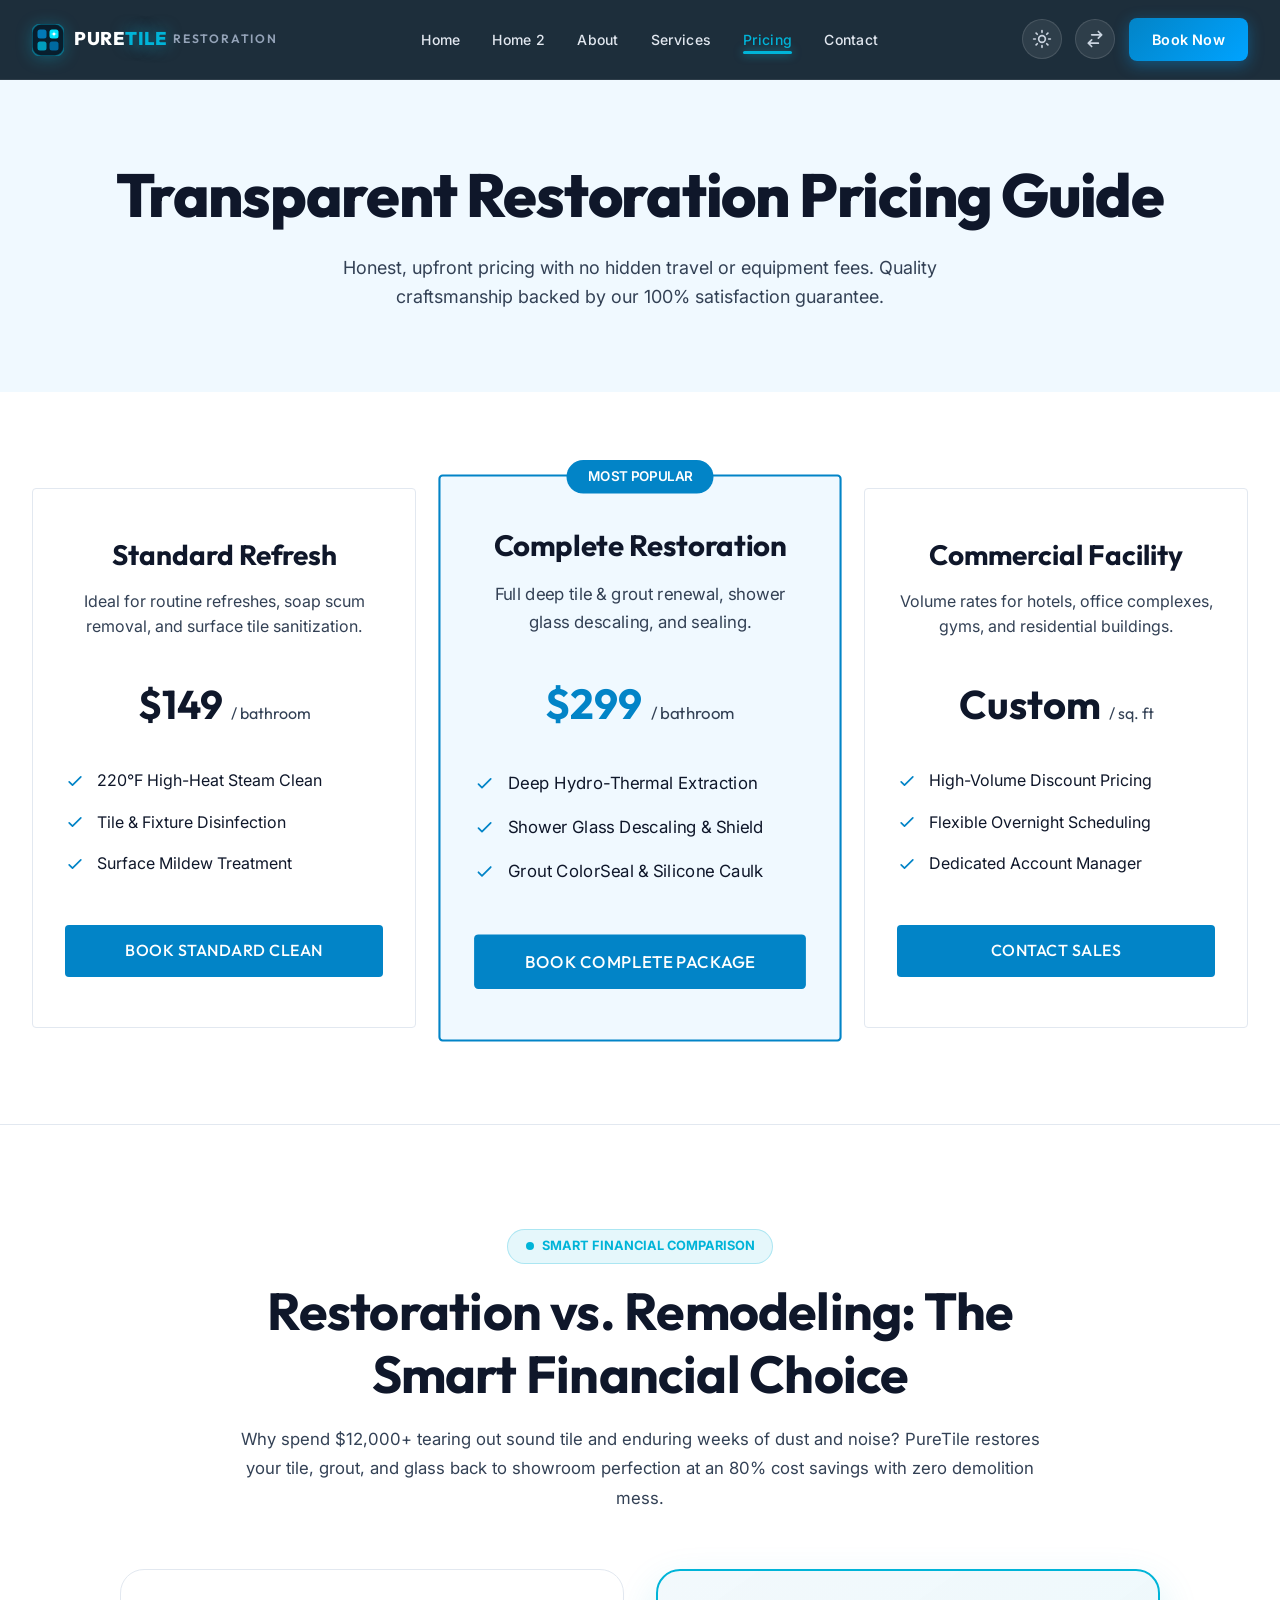
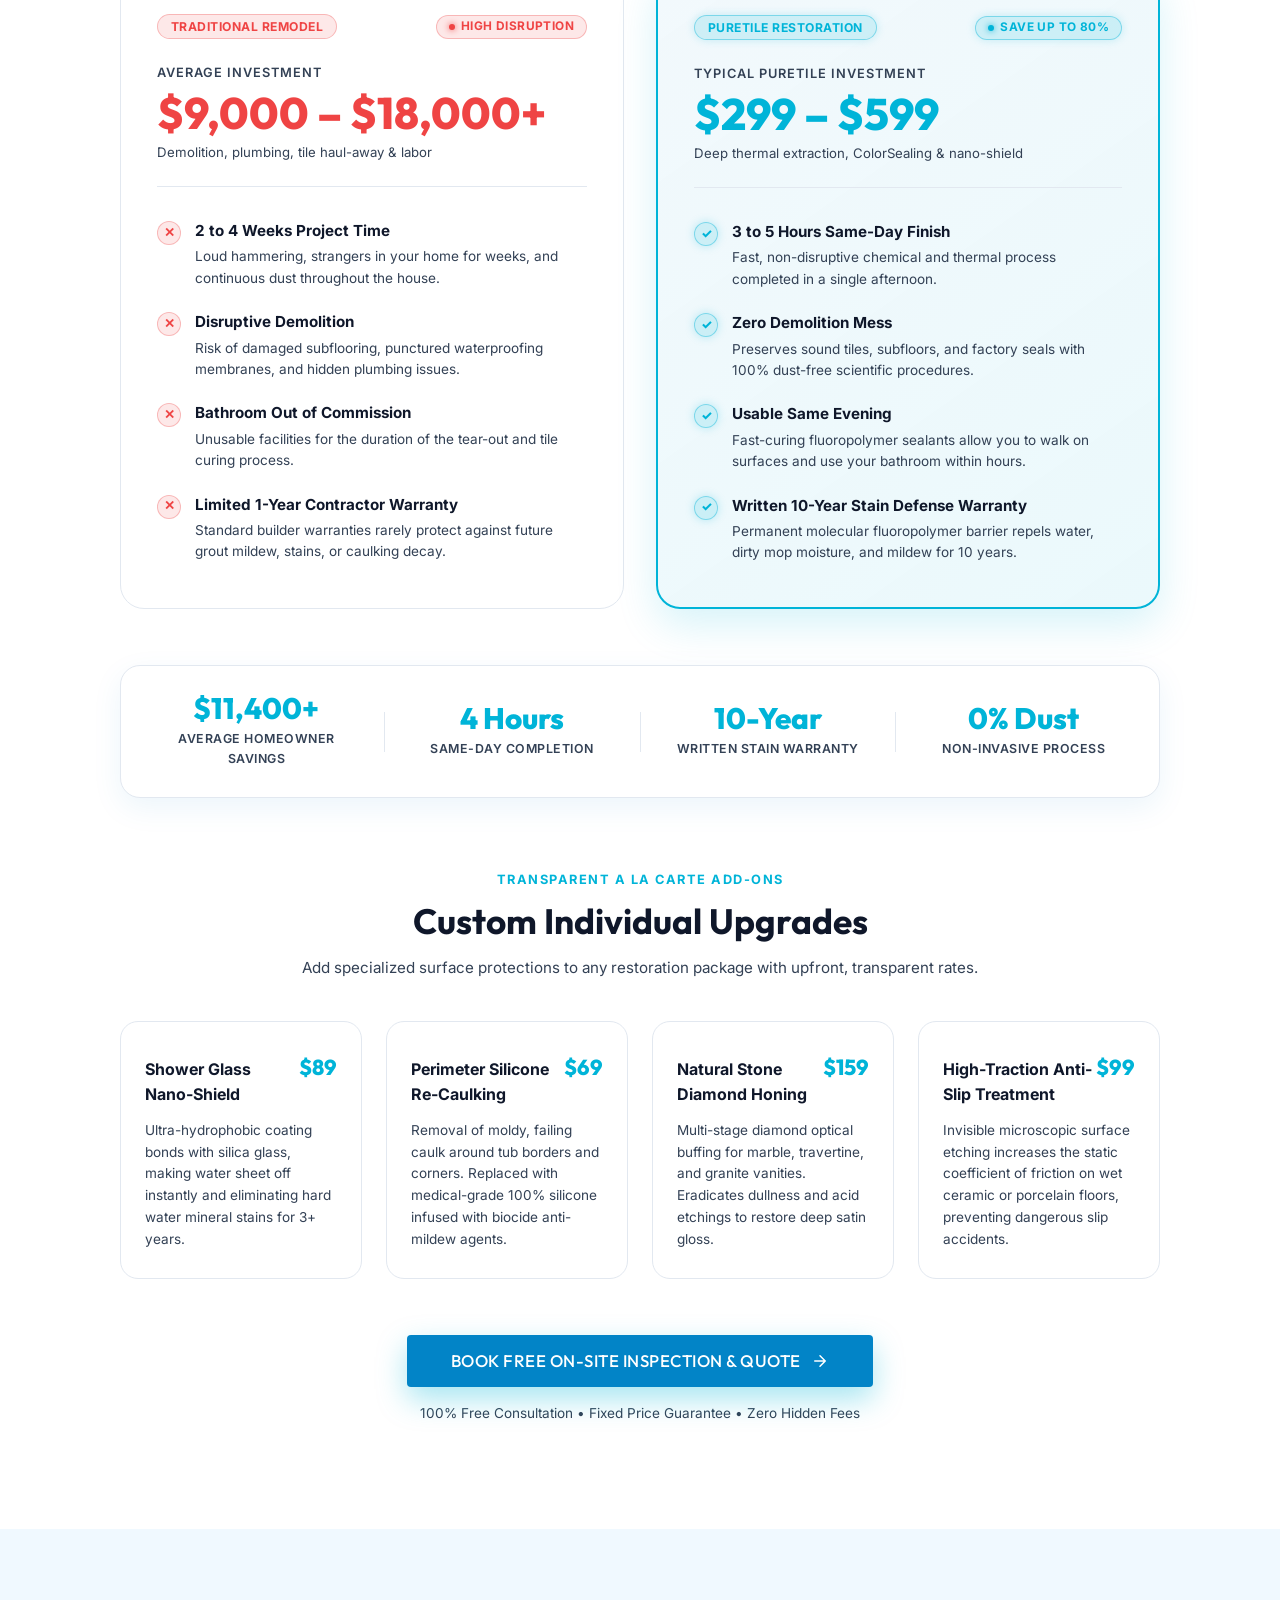
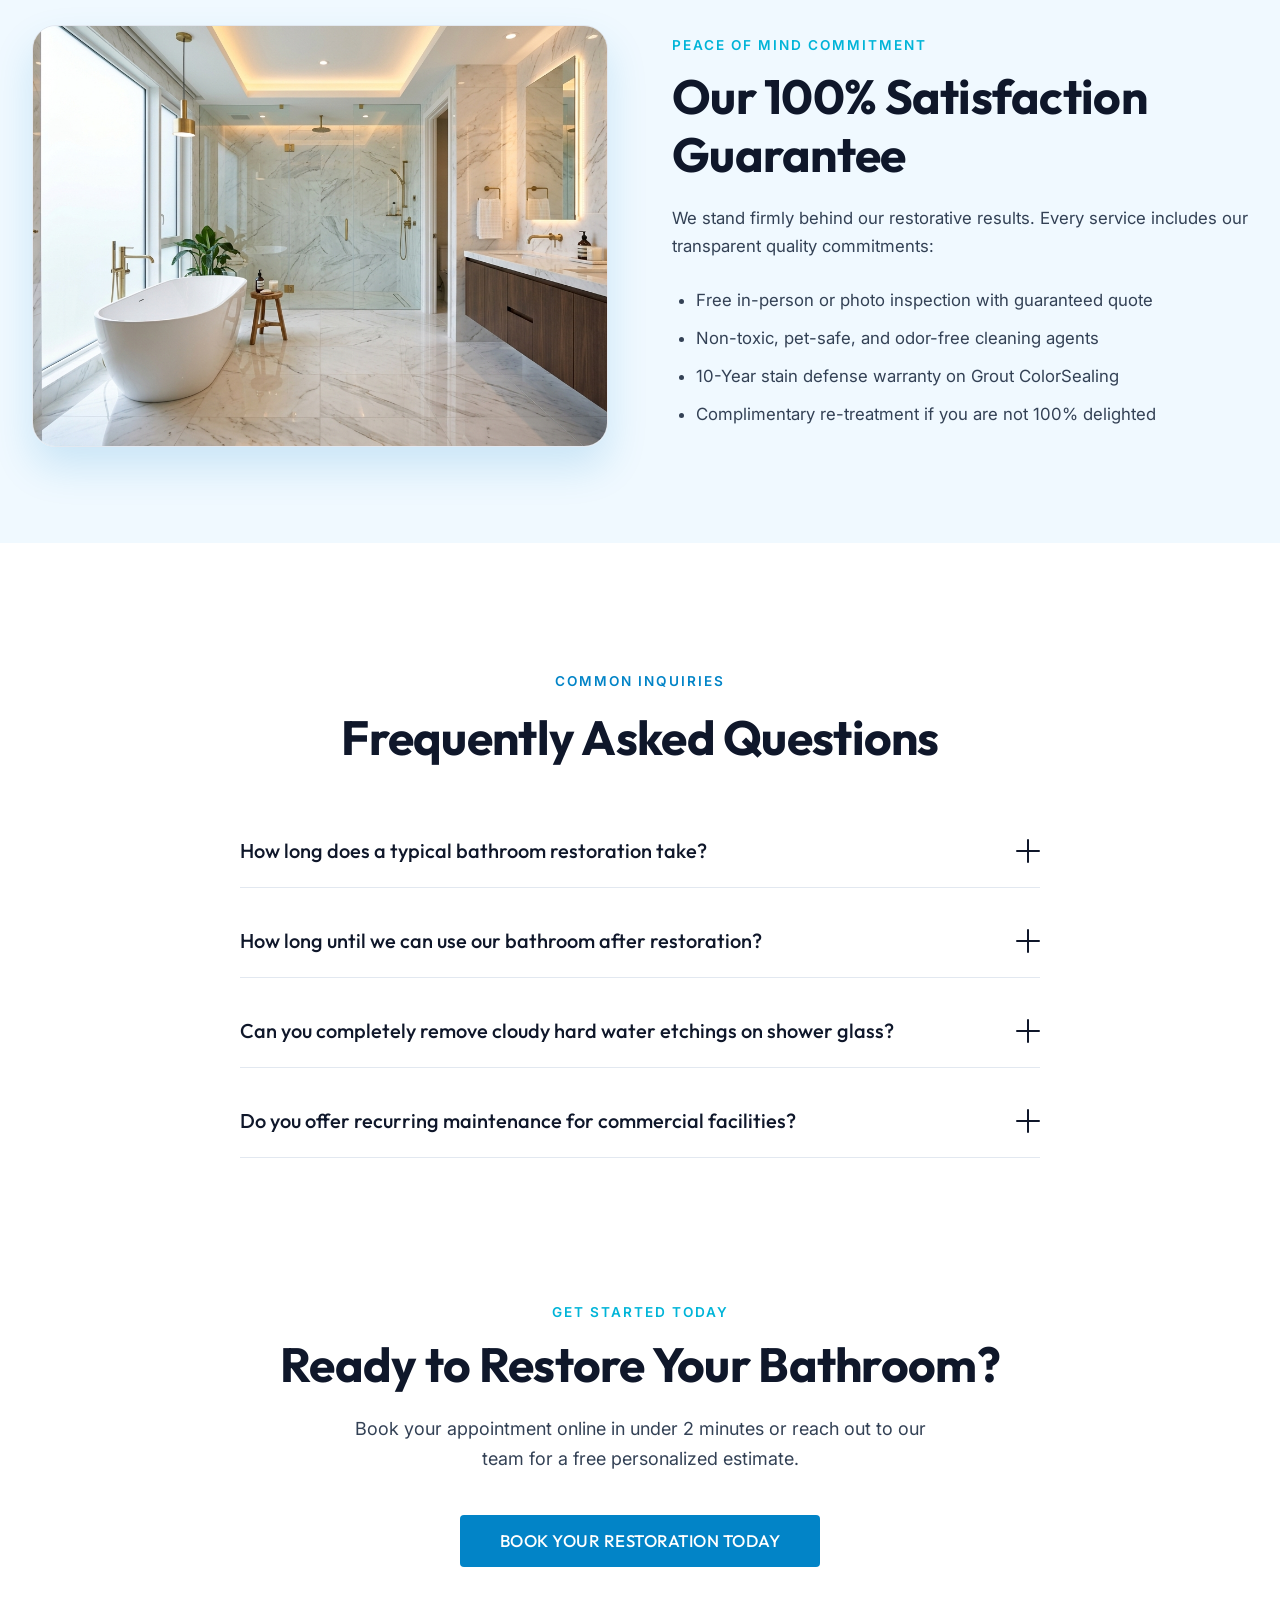
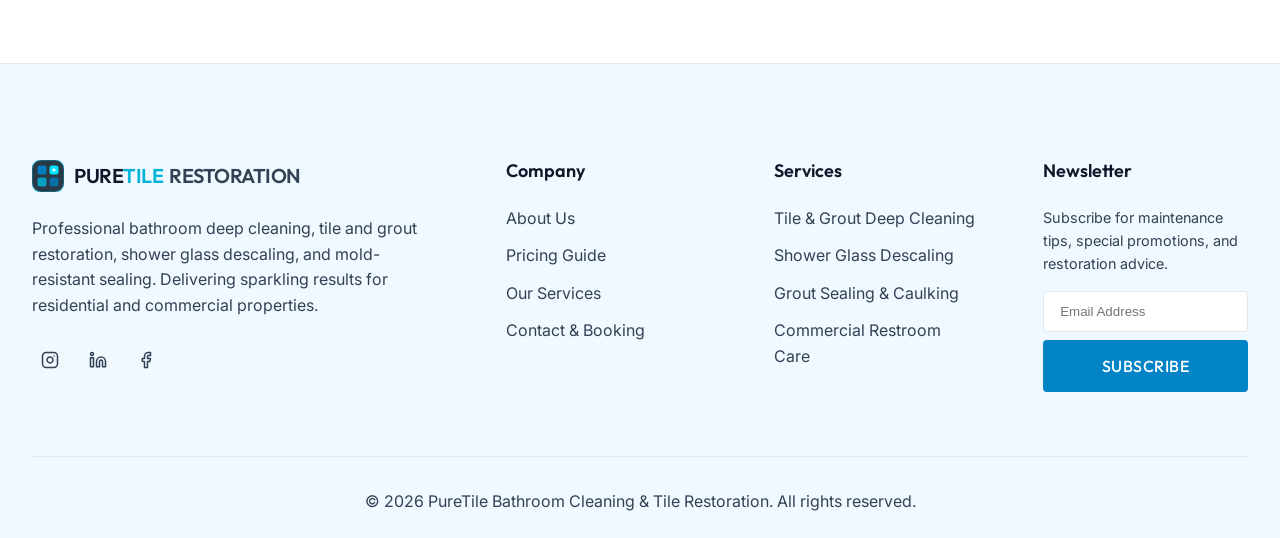
<file: pricing.html>
<!DOCTYPE html>
<html lang="en" dir="ltr">
<head>
    <meta charset="UTF-8">
    <meta name="viewport" content="width=device-width, initial-scale=1.0">
    <title>Pricing Guide | PureTile Bathroom Cleaning & Tile Restoration</title>
    <meta name="description" content="Transparent pricing guide for bathroom deep cleaning, tile and grout restoration, shower glass descaling, and commercial restroom sanitization.">
    <link rel="preconnect" href="https://fonts.googleapis.com">
    <link rel="preconnect" href="https://fonts.gstatic.com" crossorigin>
    <link href="https://fonts.googleapis.com/css2?family=Inter:wght@400;500;600;700&family=Outfit:wght@400;500;600;700;800;900&display=swap" rel="stylesheet">
    <link rel="stylesheet" href="assets/css/style.css">
    <link rel="stylesheet" href="assets/css/dark-mode.css">
    <link rel="stylesheet" href="assets/css/rtl.css">
    <link rel="icon" type="image/svg+xml" href="assets/images/favicon.svg">
</head>
<body>
    <!-- Navbar -->
    <nav class="navbar home-navbar">
        <div class="container flex-between">
            <a href="index.html" class="brand">
                <svg width="32" height="32" viewBox="0 0 32 32" fill="none" xmlns="http://www.w3.org/2000/svg" class="brand-icon">
                    <rect width="32" height="32" rx="9" fill="rgba(6, 24, 38, 0.85)" stroke="#00B4D8" stroke-width="1.5" stroke-opacity="0.45"/>
                    <rect x="5.5" y="5.5" width="9" height="9" rx="2.5" fill="#0284C7" fill-opacity="0.9"/>
                    <rect x="5.5" y="17.5" width="9" height="9" rx="2.5" fill="#00B4D8" fill-opacity="0.85"/>
                    <rect x="17.5" y="17.5" width="9" height="9" rx="2.5" fill="#0077B6" fill-opacity="0.85"/>
                    <rect x="17.5" y="5.5" width="9" height="9" rx="2.5" fill="#00E5FF"/>
                    <path d="M22 6.8 Q22 10 18.8 10 Q22 10 22 13.2 Q22 10 25.2 10 Q22 10 22 6.8 Z" fill="#FFFFFF"/>
                    <circle cx="22" cy="10" r="0.9" fill="#FFFFFF"/>
                </svg>
                <span class="brand-text">PURE<span class="brand-accent">TILE</span><span class="brand-sub">RESTORATION</span></span>
            </a>
            
            <ul class="nav-links">
                <li><a href="index.html" class="nav-link">Home</a></li>
                <li><a href="home-2.html" class="nav-link">Home 2</a></li>
                <li><a href="about.html" class="nav-link">About</a></li>
                <li><a href="services.html" class="nav-link">Services</a></li>
                <li><a href="pricing.html" class="nav-link active">Pricing</a></li>
                <li><a href="contact.html" class="nav-link">Contact</a></li>
            </ul>
            
            <div class="nav-actions">
                <button id="darkModeToggle" class="icon-btn" aria-label="Toggle Dark Mode">
                    <svg width="20" height="20" viewBox="0 0 24 24" fill="none" stroke="currentColor" stroke-width="2" stroke-linecap="round" stroke-linejoin="round">
                        <circle cx="12" cy="12" r="4"></circle>
                        <line x1="12" y1="2" x2="12" y2="4"></line>
                        <line x1="12" y1="20" x2="12" y2="22"></line>
                        <line x1="4.93" y1="4.93" x2="6.34" y2="6.34"></line>
                        <line x1="17.66" y1="17.66" x2="19.07" y2="19.07"></line>
                        <line x1="2" y1="12" x2="4" y2="12"></line>
                        <line x1="20" y1="12" x2="22" y2="12"></line>
                        <line x1="6.34" y1="17.66" x2="4.93" y2="19.07"></line>
                        <line x1="19.07" y1="4.93" x2="17.66" y2="6.34"></line>
                    </svg>
                </button>
                <button id="rtlToggle" class="icon-btn" aria-label="Toggle RTL">
                    <svg width="20" height="20" fill="none" stroke="currentColor" viewBox="0 0 24 24" xmlns="http://www.w3.org/2000/svg"><path stroke-linecap="round" stroke-linejoin="round" stroke-width="2" d="M8 7h12m0 0l-4-4m4 4l-4 4m0 6H4m0 0l4 4m-4-4l4-4"></path></svg>
                </button>
                <a href="contact.html" class="btn-nav-book">Book Now</a>
                <button class="mobile-menu-btn icon-btn" aria-label="Menu">
                    <svg width="24" height="24" fill="none" stroke="currentColor" viewBox="0 0 24 24" xmlns="http://www.w3.org/2000/svg"><path stroke-linecap="round" stroke-linejoin="round" stroke-width="2" d="M4 6h16M4 12h16M4 18h16"></path></svg>
                </button>
            </div>
        </div>
    </nav>

    <!-- Section 1: Hero -->
    <section class="section section-bg" style="padding-top: 160px; padding-bottom: 80px; text-align: center;">
        <div class="container reveal">
            <h1 class="hero-title">Transparent Restoration Pricing Guide</h1>
            <p class="hero-subtitle" style="max-width: 600px; margin: 0 auto;">Honest, upfront pricing with no hidden travel or equipment fees. Quality craftsmanship backed by our 100% satisfaction guarantee.</p>
        </div>
    </section>

    <!-- Section 2: Pricing Tiers -->
    <section class="section">
        <div class="container">
            <div class="grid grid-3 reveal">
                <!-- Tier 1 -->
                <div class="card" style="padding: 3rem 2rem; text-align: center; border-color: var(--border-color);">
                    <h3 style="margin-bottom: 1rem;">Standard Refresh</h3>
                    <p style="color: var(--text-secondary); margin-bottom: 2rem;">Ideal for routine refreshes, soap scum removal, and surface tile sanitization.</p>
                    <div style="font-size: 2.5rem; font-weight: 700; margin-bottom: 2rem; font-family: 'Outfit'; color: var(--text-primary);">$149 <span style="font-size: 1rem; color: var(--text-secondary); font-weight: 400;">/ bathroom</span></div>
                    <ul style="list-style: none; text-align: left; margin-bottom: 2rem; padding: 0;">
                        <li style="display: flex; align-items: center; gap: 0.75rem; margin-bottom: 1rem; color: var(--text-primary);"><svg width="20" height="20" fill="none" stroke="var(--accent-primary)" stroke-width="2" viewBox="0 0 24 24"><path stroke-linecap="round" stroke-linejoin="round" d="M5 13l4 4L19 7"></path></svg> 220°F High-Heat Steam Clean</li>
                        <li style="display: flex; align-items: center; gap: 0.75rem; margin-bottom: 1rem; color: var(--text-primary);"><svg width="20" height="20" fill="none" stroke="var(--accent-primary)" stroke-width="2" viewBox="0 0 24 24"><path stroke-linecap="round" stroke-linejoin="round" d="M5 13l4 4L19 7"></path></svg> Tile & Fixture Disinfection</li>
                        <li style="display: flex; align-items: center; gap: 0.75rem; margin-bottom: 1rem; color: var(--text-primary);"><svg width="20" height="20" fill="none" stroke="var(--accent-primary)" stroke-width="2" viewBox="0 0 24 24"><path stroke-linecap="round" stroke-linejoin="round" d="M5 13l4 4L19 7"></path></svg> Surface Mildew Treatment</li>
                    </ul>
                    <a href="contact.html" class="btn btn-primary" style="width: 100%;">Book Standard Clean</a>
                </div>
                
                <!-- Tier 2 (Featured) -->
                <div class="card" style="padding: 3rem 2rem; text-align: center; border: 2px solid var(--accent-primary); background: var(--bg-secondary); transform: scale(1.05); z-index: 1; overflow: visible;">
                    <div style="background: var(--accent-primary); color: #fff; padding: 0.35rem 1.25rem; border-radius: 20px; font-size: 0.8rem; font-weight: 600; text-transform: uppercase; position: absolute; top: 0; left: 50%; transform: translate(-50%, -50%); white-space: nowrap;">Most Popular</div>
                    <h3 style="margin-bottom: 1rem;">Complete Restoration</h3>
                    <p style="color: var(--text-secondary); margin-bottom: 2rem;">Full deep tile & grout renewal, shower glass descaling, and sealing.</p>
                    <div style="font-size: 2.5rem; font-weight: 700; margin-bottom: 2rem; font-family: 'Outfit'; color: var(--accent-primary);">$299 <span style="font-size: 1rem; color: var(--text-secondary); font-weight: 400;">/ bathroom</span></div>
                    <ul style="list-style: none; text-align: left; margin-bottom: 2rem; padding: 0;">
                        <li style="display: flex; align-items: center; gap: 0.75rem; margin-bottom: 1rem; color: var(--text-primary);"><svg width="20" height="20" fill="none" stroke="var(--accent-primary)" stroke-width="2" viewBox="0 0 24 24"><path stroke-linecap="round" stroke-linejoin="round" d="M5 13l4 4L19 7"></path></svg> Deep Hydro-Thermal Extraction</li>
                        <li style="display: flex; align-items: center; gap: 0.75rem; margin-bottom: 1rem; color: var(--text-primary);"><svg width="20" height="20" fill="none" stroke="var(--accent-primary)" stroke-width="2" viewBox="0 0 24 24"><path stroke-linecap="round" stroke-linejoin="round" d="M5 13l4 4L19 7"></path></svg> Shower Glass Descaling & Shield</li>
                        <li style="display: flex; align-items: center; gap: 0.75rem; margin-bottom: 1rem; color: var(--text-primary);"><svg width="20" height="20" fill="none" stroke="var(--accent-primary)" stroke-width="2" viewBox="0 0 24 24"><path stroke-linecap="round" stroke-linejoin="round" d="M5 13l4 4L19 7"></path></svg> Grout ColorSeal & Silicone Caulk</li>
                    </ul>
                    <a href="contact.html" class="btn btn-primary" style="width: 100%;">Book Complete Package</a>
                </div>

                <!-- Tier 3 -->
                <div class="card" style="padding: 3rem 2rem; text-align: center; border-color: var(--border-color);">
                    <h3 style="margin-bottom: 1rem;">Commercial Facility</h3>
                    <p style="color: var(--text-secondary); margin-bottom: 2rem;">Volume rates for hotels, office complexes, gyms, and residential buildings.</p>
                    <div style="font-size: 2.5rem; font-weight: 700; margin-bottom: 2rem; font-family: 'Outfit'; color: var(--text-primary);">Custom <span style="font-size: 1rem; color: var(--text-secondary); font-weight: 400;">/ sq. ft</span></div>
                    <ul style="list-style: none; text-align: left; margin-bottom: 2rem; padding: 0;">
                        <li style="display: flex; align-items: center; gap: 0.75rem; margin-bottom: 1rem; color: var(--text-primary);"><svg width="20" height="20" fill="none" stroke="var(--accent-primary)" stroke-width="2" viewBox="0 0 24 24"><path stroke-linecap="round" stroke-linejoin="round" d="M5 13l4 4L19 7"></path></svg> High-Volume Discount Pricing</li>
                        <li style="display: flex; align-items: center; gap: 0.75rem; margin-bottom: 1rem; color: var(--text-primary);"><svg width="20" height="20" fill="none" stroke="var(--accent-primary)" stroke-width="2" viewBox="0 0 24 24"><path stroke-linecap="round" stroke-linejoin="round" d="M5 13l4 4L19 7"></path></svg> Flexible Overnight Scheduling</li>
                        <li style="display: flex; align-items: center; gap: 0.75rem; margin-bottom: 1rem; color: var(--text-primary);"><svg width="20" height="20" fill="none" stroke="var(--accent-primary)" stroke-width="2" viewBox="0 0 24 24"><path stroke-linecap="round" stroke-linejoin="round" d="M5 13l4 4L19 7"></path></svg> Dedicated Account Manager</li>
                    </ul>
                    <a href="contact.html" class="btn btn-primary" style="width: 100%;">Contact Sales</a>
                </div>
            </div>
        </div>
    </section>

    <!-- SECTION 2B: Restoration vs. Remodeling Cost Comparison & A La Carte Upgrades -->
    <section class="section sec-pricing-comparison" style="padding: 6.5rem 0; background-color: var(--bg-primary); border-top: 1px solid var(--border-color);">
        <div class="container">
            <!-- Section Header -->
            <div class="text-center reveal reveal-up" style="max-width: 820px; margin: 0 auto 3.5rem auto;">
                <div style="display: inline-flex; align-items: center; gap: 0.5rem; background: rgba(0, 180, 216, 0.1); border: 1px solid rgba(0, 180, 216, 0.25); color: #00B4D8; padding: 0.4rem 1.1rem; border-radius: 30px; font-size: 0.8rem; font-weight: 700; margin-bottom: 1rem;">
                    <span style="width: 8px; height: 8px; border-radius: 50%; background: #00B4D8;"></span>
                    SMART FINANCIAL COMPARISON
                </div>
                <h2 style="font-size: clamp(2.2rem, 4.2vw, 3.25rem); font-weight: 700; margin-bottom: 1.25rem; color: var(--text-primary); line-height: 1.2;">
                    Restoration vs. Remodeling: The Smart Financial Choice
                </h2>
                <p style="color: var(--text-secondary); line-height: 1.75; font-size: 1.05rem; margin: 0 auto;">
                    Why spend $12,000+ tearing out sound tile and enduring weeks of dust and noise? PureTile restores your tile, grout, and glass back to showroom perfection at an 80% cost savings with zero demolition mess.
                </p>
            </div>

            <!-- 2-Card Comparative Architecture -->
            <div class="comparison-grid reveal reveal-up" style="margin-bottom: 3.5rem;">
                <!-- Traditional Remodel Card (Subdued Dark / Muted Tone) -->
                <div class="comp-card comp-card-remodel">
                    <div class="comp-card-header">
                        <span class="comp-badge comp-badge-remodel">Traditional Remodel</span>
                        <span class="comp-status-badge comp-status-danger">
                            <span class="comp-badge-dot dot-danger"></span>
                            <span>High Disruption</span>
                        </span>
                    </div>
                    <div class="comp-price-box">
                        <div class="comp-price-label">Average Investment</div>
                        <div class="comp-price-num text-danger">$9,000 – $18,000+</div>
                        <div class="comp-price-sub">Demolition, plumbing, tile haul-away &amp; labor</div>
                    </div>
                    <ul class="comp-features-list">
                        <li>
                            <span class="comp-icon comp-icon-cross">✕</span>
                            <div>
                                <strong>2 to 4 Weeks Project Time</strong>
                                <p>Loud hammering, strangers in your home for weeks, and continuous dust throughout the house.</p>
                            </div>
                        </li>
                        <li>
                            <span class="comp-icon comp-icon-cross">✕</span>
                            <div>
                                <strong>Disruptive Demolition</strong>
                                <p>Risk of damaged subflooring, punctured waterproofing membranes, and hidden plumbing issues.</p>
                            </div>
                        </li>
                        <li>
                            <span class="comp-icon comp-icon-cross">✕</span>
                            <div>
                                <strong>Bathroom Out of Commission</strong>
                                <p>Unusable facilities for the duration of the tear-out and tile curing process.</p>
                            </div>
                        </li>
                        <li>
                            <span class="comp-icon comp-icon-cross">✕</span>
                            <div>
                                <strong>Limited 1-Year Contractor Warranty</strong>
                                <p>Standard builder warranties rarely protect against future grout mildew, stains, or caulking decay.</p>
                            </div>
                        </li>
                    </ul>
                </div>

                <!-- PureTile Restoration Card (Signature Cyan Glow / Highlighted Winner) -->
                <div class="comp-card comp-card-puretile">
                    <div class="comp-card-header">
                        <span class="comp-badge comp-badge-puretile">PureTile Restoration</span>
                        <span class="comp-status-badge comp-status-cyan">
                            <span class="comp-badge-dot dot-cyan"></span>
                            <span>Save Up to 80%</span>
                        </span>
                    </div>
                    <div class="comp-price-box">
                        <div class="comp-price-label">Typical PureTile Investment</div>
                        <div class="comp-price-num text-cyan">$299 – $599</div>
                        <div class="comp-price-sub">Deep thermal extraction, ColorSealing &amp; nano-shield</div>
                    </div>
                    <ul class="comp-features-list">
                        <li>
                            <span class="comp-icon comp-icon-check">✓</span>
                            <div>
                                <strong>3 to 5 Hours Same-Day Finish</strong>
                                <p>Fast, non-disruptive chemical and thermal process completed in a single afternoon.</p>
                            </div>
                        </li>
                        <li>
                            <span class="comp-icon comp-icon-check">✓</span>
                            <div>
                                <strong>Zero Demolition Mess</strong>
                                <p>Preserves sound tiles, subfloors, and factory seals with 100% dust-free scientific procedures.</p>
                            </div>
                        </li>
                        <li>
                            <span class="comp-icon comp-icon-check">✓</span>
                            <div>
                                <strong>Usable Same Evening</strong>
                                <p>Fast-curing fluoropolymer sealants allow you to walk on surfaces and use your bathroom within hours.</p>
                            </div>
                        </li>
                        <li>
                            <span class="comp-icon comp-icon-check">✓</span>
                            <div>
                                <strong>Written 10-Year Stain Defense Warranty</strong>
                                <p>Permanent molecular fluoropolymer barrier repels water, dirty mop moisture, and mildew for 10 years.</p>
                            </div>
                        </li>
                    </ul>
                </div>
            </div>

            <!-- Savings Banner / Metrics Ribbon -->
            <div class="comp-metrics-strip reveal reveal-up">
                <div class="comp-metric-item">
                    <div class="comp-metric-num">$11,400+</div>
                    <div class="comp-metric-label">Average Homeowner Savings</div>
                </div>
                <div class="comp-metric-divider"></div>
                <div class="comp-metric-item">
                    <div class="comp-metric-num">4 Hours</div>
                    <div class="comp-metric-label">Same-Day Completion</div>
                </div>
                <div class="comp-metric-divider"></div>
                <div class="comp-metric-item">
                    <div class="comp-metric-num">10-Year</div>
                    <div class="comp-metric-label">Written Stain Warranty</div>
                </div>
                <div class="comp-metric-divider"></div>
                <div class="comp-metric-item">
                    <div class="comp-metric-num">0% Dust</div>
                    <div class="comp-metric-label">Non-Invasive Process</div>
                </div>
            </div>

            <!-- Transparent A La Carte Upgrades -->
            <div class="reveal reveal-up" style="margin-top: 4.5rem;">
                <div class="text-center" style="max-width: 680px; margin: 0 auto 2.5rem auto;">
                    <span style="color: #00B4D8; font-size: 0.8rem; font-weight: 700; text-transform: uppercase; letter-spacing: 1.5px; display: block; margin-bottom: 0.5rem;">TRANSPARENT A LA CARTE ADD-ONS</span>
                    <h3 style="font-size: clamp(1.6rem, 3vw, 2.2rem); font-weight: 700; color: var(--text-primary); margin-bottom: 0.75rem;">Custom Individual Upgrades</h3>
                    <p style="color: var(--text-secondary); font-size: 0.95rem; line-height: 1.6; margin: 0;">Add specialized surface protections to any restoration package with upfront, transparent rates.</p>
                </div>

                <div class="addons-grid">
                    <div class="addon-card hover-lift">
                        <div class="addon-header">
                            <span class="addon-title">Shower Glass Nano-Shield</span>
                            <span class="addon-price">$89</span>
                        </div>
                        <p class="addon-desc">Ultra-hydrophobic coating bonds with silica glass, making water sheet off instantly and eliminating hard water mineral stains for 3+ years.</p>
                    </div>

                    <div class="addon-card hover-lift">
                        <div class="addon-header">
                            <span class="addon-title">Perimeter Silicone Re-Caulking</span>
                            <span class="addon-price">$69</span>
                        </div>
                        <p class="addon-desc">Removal of moldy, failing caulk around tub borders and corners. Replaced with medical-grade 100% silicone infused with biocide anti-mildew agents.</p>
                    </div>

                    <div class="addon-card hover-lift">
                        <div class="addon-header">
                            <span class="addon-title">Natural Stone Diamond Honing</span>
                            <span class="addon-price">$159</span>
                        </div>
                        <p class="addon-desc">Multi-stage diamond optical buffing for marble, travertine, and granite vanities. Eradicates dullness and acid etchings to restore deep satin gloss.</p>
                    </div>

                    <div class="addon-card hover-lift">
                        <div class="addon-header">
                            <span class="addon-title">High-Traction Anti-Slip Treatment</span>
                            <span class="addon-price">$99</span>
                        </div>
                        <p class="addon-desc">Invisible microscopic surface etching increases the static coefficient of friction on wet ceramic or porcelain floors, preventing dangerous slip accidents.</p>
                    </div>
                </div>
            </div>

            <!-- Single Primary CTA (1 CTA Only Rule) -->
            <div class="reveal reveal-up text-center" style="margin-top: 3.5rem;">
                <a href="contact.html" class="btn btn-primary" style="height: 52px; padding: 0 2.75rem; font-size: 1.05rem; display: inline-flex; align-items: center; gap: 0.65rem; width: fit-content; box-shadow: 0 12px 30px rgba(0, 180, 216, 0.35);">
                    <span>Book Free On-Site Inspection &amp; Quote</span>
                    <svg width="18" height="18" viewBox="0 0 24 24" fill="none" stroke="currentColor" stroke-width="2" stroke-linecap="round" stroke-linejoin="round"><path d="M5 12h14M12 5l7 7-7 7"/></svg>
                </a>
                <div style="margin-top: 1rem; color: var(--text-secondary); font-size: 0.85rem;">
                    100% Free Consultation • Fixed Price Guarantee • Zero Hidden Fees
                </div>
            </div>
        </div>
    </section>

    <!-- Section 3: Guarantee Details -->
    <section class="section section-bg" style="padding: 6rem 0;">
        <div class="container reveal">
            <div class="grid grid-2 align-center" style="gap: 4rem;">
                <div style="flex: 1;">
                    <div style="border-radius: 24px; overflow: hidden; box-shadow: var(--shadow-hover); border: 1px solid var(--border-color);">
                        <img src="assets/images/pricing_restoration.png" alt="Restoration Quality Guarantee" style="width: 100%; height: 100%; min-height: 420px; object-fit: cover; display: block;">
                    </div>
                </div>
                <div class="trade-requirements-content" style="flex: 1;">
                    <span class="eyebrow" style="color: #00B4D8; letter-spacing: 2px; text-transform: uppercase; font-weight: 600; font-size: 0.85rem; display: block; margin-bottom: 0.75rem;">PEACE OF MIND COMMITMENT</span>
                    <h2 style="font-size: clamp(2.2rem, 4.2vw, 3rem); font-weight: 700; margin-bottom: 1.25rem; color: var(--text-primary); line-height: 1.2;">Our 100% Satisfaction Guarantee</h2>
                    <p class="text-large" style="color: var(--text-secondary); line-height: 1.7; font-size: 1.05rem;">We stand firmly behind our restorative results. Every service includes our transparent quality commitments:</p>
                    <ul style="margin-top: 1.5rem; padding-left: 1.5rem; color: var(--text-secondary); font-size: 1.05rem; line-height: 1.8;">
                        <li style="margin-bottom: 0.5rem;">Free in-person or photo inspection with guaranteed quote</li>
                        <li style="margin-bottom: 0.5rem;">Non-toxic, pet-safe, and odor-free cleaning agents</li>
                        <li style="margin-bottom: 0.5rem;">10-Year stain defense warranty on Grout ColorSealing</li>
                        <li style="margin-bottom: 0.5rem;">Complimentary re-treatment if you are not 100% delighted</li>
                    </ul>
                </div>
            </div>
        </div>
    </section>

    <!-- Section 4: Frequently Asked Questions -->
    <section class="sec-faq" style="padding-bottom: 2rem;">
        <div class="container reveal">
            <div class="text-center" style="margin-bottom: 3rem;">
                <span class="eyebrow" style="color: var(--accent-premium); letter-spacing: 2px; text-transform: uppercase; font-weight: 600; font-size: 0.85rem; margin-bottom: 1rem; display: block;">Common Inquiries</span>
                <h2 style="font-size: clamp(2.2rem, 4.2vw, 3rem); font-weight: 700; color: var(--text-primary); line-height: 1.2;">Frequently Asked Questions</h2>
            </div>
            
            <div class="faq-container">
                <div class="faq-item">
                    <button class="faq-question">
                        How long does a typical bathroom restoration take?
                        <span class="faq-icon"></span>
                    </button>
                    <div class="faq-answer">
                        <div class="faq-answer-inner">
                            A standard bathroom steam clean usually takes 1.5 to 2.5 hours. A complete restoration package including tile deep extraction, shower glass descaling, grout color sealing, and re-caulking typically takes 3 to 5 hours.
                        </div>
                    </div>
                </div>

                <div class="faq-item">
                    <button class="faq-question">
                        How long until we can use our bathroom after restoration?
                        <span class="faq-icon"></span>
                    </button>
                    <div class="faq-answer">
                        <div class="faq-answer-inner">
                            Floors are dry and ready for light foot traffic in about 30 minutes. If Grout ColorSealing or silicone caulking was performed, we recommend keeping water away from those specific surfaces for 24 hours to ensure full waterproofing cure.
                        </div>
                    </div>
                </div>

                <div class="faq-item">
                    <button class="faq-question">
                        Can you completely remove cloudy hard water etchings on shower glass?
                        <span class="faq-icon"></span>
                    </button>
                    <div class="faq-answer">
                        <div class="faq-answer-inner">
                            Yes! Our multi-stage diamond compound polishing safely dissolves bonded calcium and mineral deposits, eliminating cloudiness and restoring crystal-clear optical clarity, followed by a hydrophobic nano-coating.
                        </div>
                    </div>
                </div>

                <div class="faq-item">
                    <button class="faq-question">
                        Do you offer recurring maintenance for commercial facilities?
                        <span class="faq-icon"></span>
                    </button>
                    <div class="faq-answer">
                        <div class="faq-answer-inner">
                            Yes, we provide monthly, quarterly, and semi-annual commercial maintenance contracts with discounted volume rates for office buildings, gym locker rooms, restaurants, and medical centers.
                        </div>
                    </div>
                </div>
            </div>
        </div>
    </section>

    <!-- Section 5: Booking CTA -->
    <section class="section text-center" style="padding: 6rem 0;">
        <div class="container reveal">
            <span class="eyebrow" style="color: #00B4D8; letter-spacing: 2px; text-transform: uppercase; font-weight: 600; font-size: 0.85rem; display: block; margin-bottom: 0.75rem;">GET STARTED TODAY</span>
            <h2 style="font-size: clamp(2.2rem, 4.2vw, 3rem); font-weight: 700; color: var(--text-primary); margin-bottom: 1.25rem; line-height: 1.2;">Ready to Restore Your Bathroom?</h2>
            <p class="text-large" style="max-width: 600px; margin: 0 auto 2.5rem; color: var(--text-secondary); line-height: 1.7;">Book your appointment online in under 2 minutes or reach out to our team for a free personalized estimate.</p>
            <a href="contact.html" class="btn btn-primary" style="height: 52px; padding: 0 2.5rem; display: inline-flex; align-items: center; justify-content: center; font-size: 1.05rem;">Book Your Restoration Today</a>
        </div>
    </section>

    <!-- Footer -->
    <footer class="footer">
        <div class="container">
            <div class="footer-grid">
                <div>
                    <a href="index.html" class="footer-brand" style="display: inline-flex; align-items: center; gap: 10px; text-decoration: none;">
                        <svg width="32" height="32" viewBox="0 0 32 32" fill="none" xmlns="http://www.w3.org/2000/svg" class="brand-icon">
                            <rect width="32" height="32" rx="9" fill="rgba(6, 24, 38, 0.85)" stroke="#00B4D8" stroke-width="1.5" stroke-opacity="0.45"/>
                            <rect x="5.5" y="5.5" width="9" height="9" rx="2.5" fill="#0284C7" fill-opacity="0.9"/>
                            <rect x="5.5" y="17.5" width="9" height="9" rx="2.5" fill="#00B4D8" fill-opacity="0.85"/>
                            <rect x="17.5" y="17.5" width="9" height="9" rx="2.5" fill="#0077B6" fill-opacity="0.85"/>
                            <rect x="17.5" y="5.5" width="9" height="9" rx="2.5" fill="#00E5FF"/>
                            <path d="M22 6.8 Q22 10 18.8 10 Q22 10 22 13.2 Q22 10 25.2 10 Q22 10 22 6.8 Z" fill="#FFFFFF"/>
                            <circle cx="22" cy="10" r="0.9" fill="#FFFFFF"/>
                        </svg>
                        <span class="brand-text">PURE<span class="brand-accent">TILE</span><span class="brand-sub">RESTORATION</span></span>
                    </a>
                    <p>Professional bathroom deep cleaning, tile and grout restoration, shower glass descaling, and mold-resistant sealing. Delivering sparkling results for residential and commercial properties.</p>
                    <div class="footer-socials" style="margin-top: 1.5rem; display: flex; gap: 0.75rem;">
                        <a href="#" class="social-icon" aria-label="Instagram">
                            <svg width="18" height="18" fill="none" stroke="currentColor" stroke-width="2" stroke-linecap="round" stroke-linejoin="round" viewBox="0 0 24 24"><rect x="2" y="2" width="20" height="20" rx="5" ry="5"></rect><path d="M16 11.37A4 4 0 1112.63 8 4 4 0 0116 11.37z"></path><line x1="17.5" y1="6.5" x2="17.51" y2="6.5"></line></svg>
                        </a>
                        <a href="#" class="social-icon" aria-label="LinkedIn">
                            <svg width="18" height="18" fill="none" stroke="currentColor" stroke-width="2" stroke-linecap="round" stroke-linejoin="round" viewBox="0 0 24 24"><path d="M16 8a6 6 0 016 6v7h-4v-7a2 2 0 00-2-2 2 2 0 00-2 2v7h-4v-7a6 6 0 016-6z"></path><rect x="2" y="9" width="4" height="12"></rect><circle cx="4" cy="4" r="2"></circle></svg>
                        </a>
                        <a href="#" class="social-icon" aria-label="Facebook">
                            <svg width="18" height="18" fill="none" stroke="currentColor" stroke-width="2" stroke-linecap="round" stroke-linejoin="round" viewBox="0 0 24 24"><path d="M18 2h-3a5 5 0 00-5 5v3H7v4h3v8h4v-8h3l1-4h-4V7a1 1 0 011-1h3z"></path></svg>
                        </a>
                    </div>
                </div>
                <div>
                    <h5 class="footer-title">Company</h5>
                    <ul class="footer-links">
                        <li><a href="about.html">About Us</a></li>
                        <li><a href="pricing.html">Pricing Guide</a></li>
                        <li><a href="services.html">Our Services</a></li>
                        <li><a href="contact.html">Contact & Booking</a></li>
                    </ul>
                </div>
                <div>
                    <h5 class="footer-title">Services</h5>
                    <ul class="footer-links">
                        <li><a href="services.html#tile-steam-cleaning">Tile & Grout Deep Cleaning</a></li>
                        <li><a href="services.html#shower-glass-descaling">Shower Glass Descaling</a></li>
                        <li><a href="services.html#grout-colorsealing">Grout Sealing & Caulking</a></li>
                        <li><a href="services.html#commercial-restrooms">Commercial Restroom Care</a></li>
                    </ul>
                </div>
                <div>
                    <h5 class="footer-title">Newsletter</h5>
                    <p style="margin-bottom: 1rem; color: var(--text-secondary); font-size: 0.9rem;">Subscribe for maintenance tips, special promotions, and restoration advice.</p>
                    <form class="newsletter-form" style="display: flex; gap: 0.5rem; flex-direction: column;">
                        <input type="email" placeholder="Email Address" required style="padding: 0.75rem 1rem; border-radius: 4px; border: 1px solid var(--border-color); background: var(--bg-primary); color: var(--text-primary); width: 100%; outline: none; transition: 0.3s;">
                        <button type="submit" class="btn btn-primary" style="padding: 0.75rem 1rem; width: 100%; justify-content: center;">Subscribe</button>
                    </form>
                </div>
            </div>
            <div class="footer-bottom">
                <p>&copy; 2026 PureTile Bathroom Cleaning & Tile Restoration. All rights reserved.</p>
            </div>
        </div>
    </footer>

    <!-- Back to Top -->
    <button id="backToTop" class="back-to-top" aria-label="Back to Top">
        <svg width="24" height="24" fill="none" stroke="currentColor" viewBox="0 0 24 24" xmlns="http://www.w3.org/2000/svg"><path stroke-linecap="round" stroke-linejoin="round" stroke-width="2" d="M5 15l7-7 7 7"></path></svg>
    </button>
    <script src="assets/js/main.js"></script>
</body>
</html>
</file>
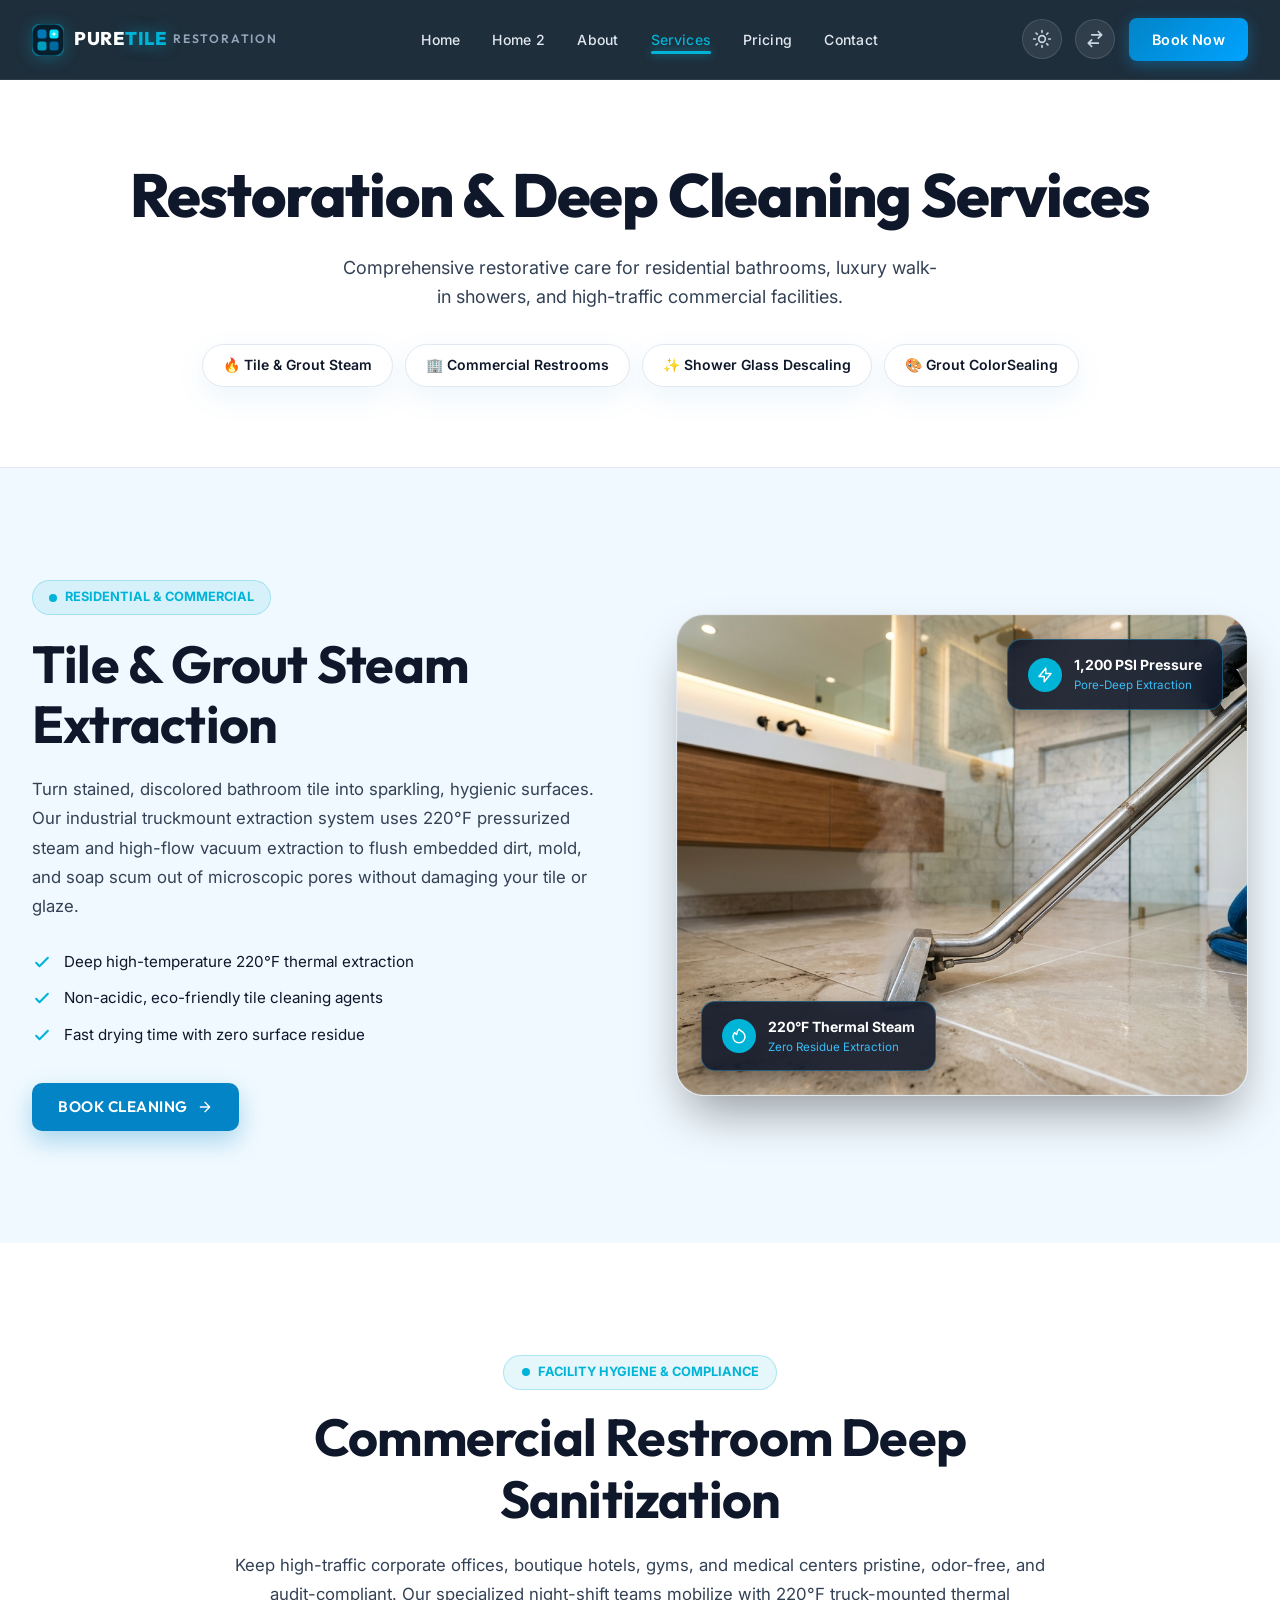
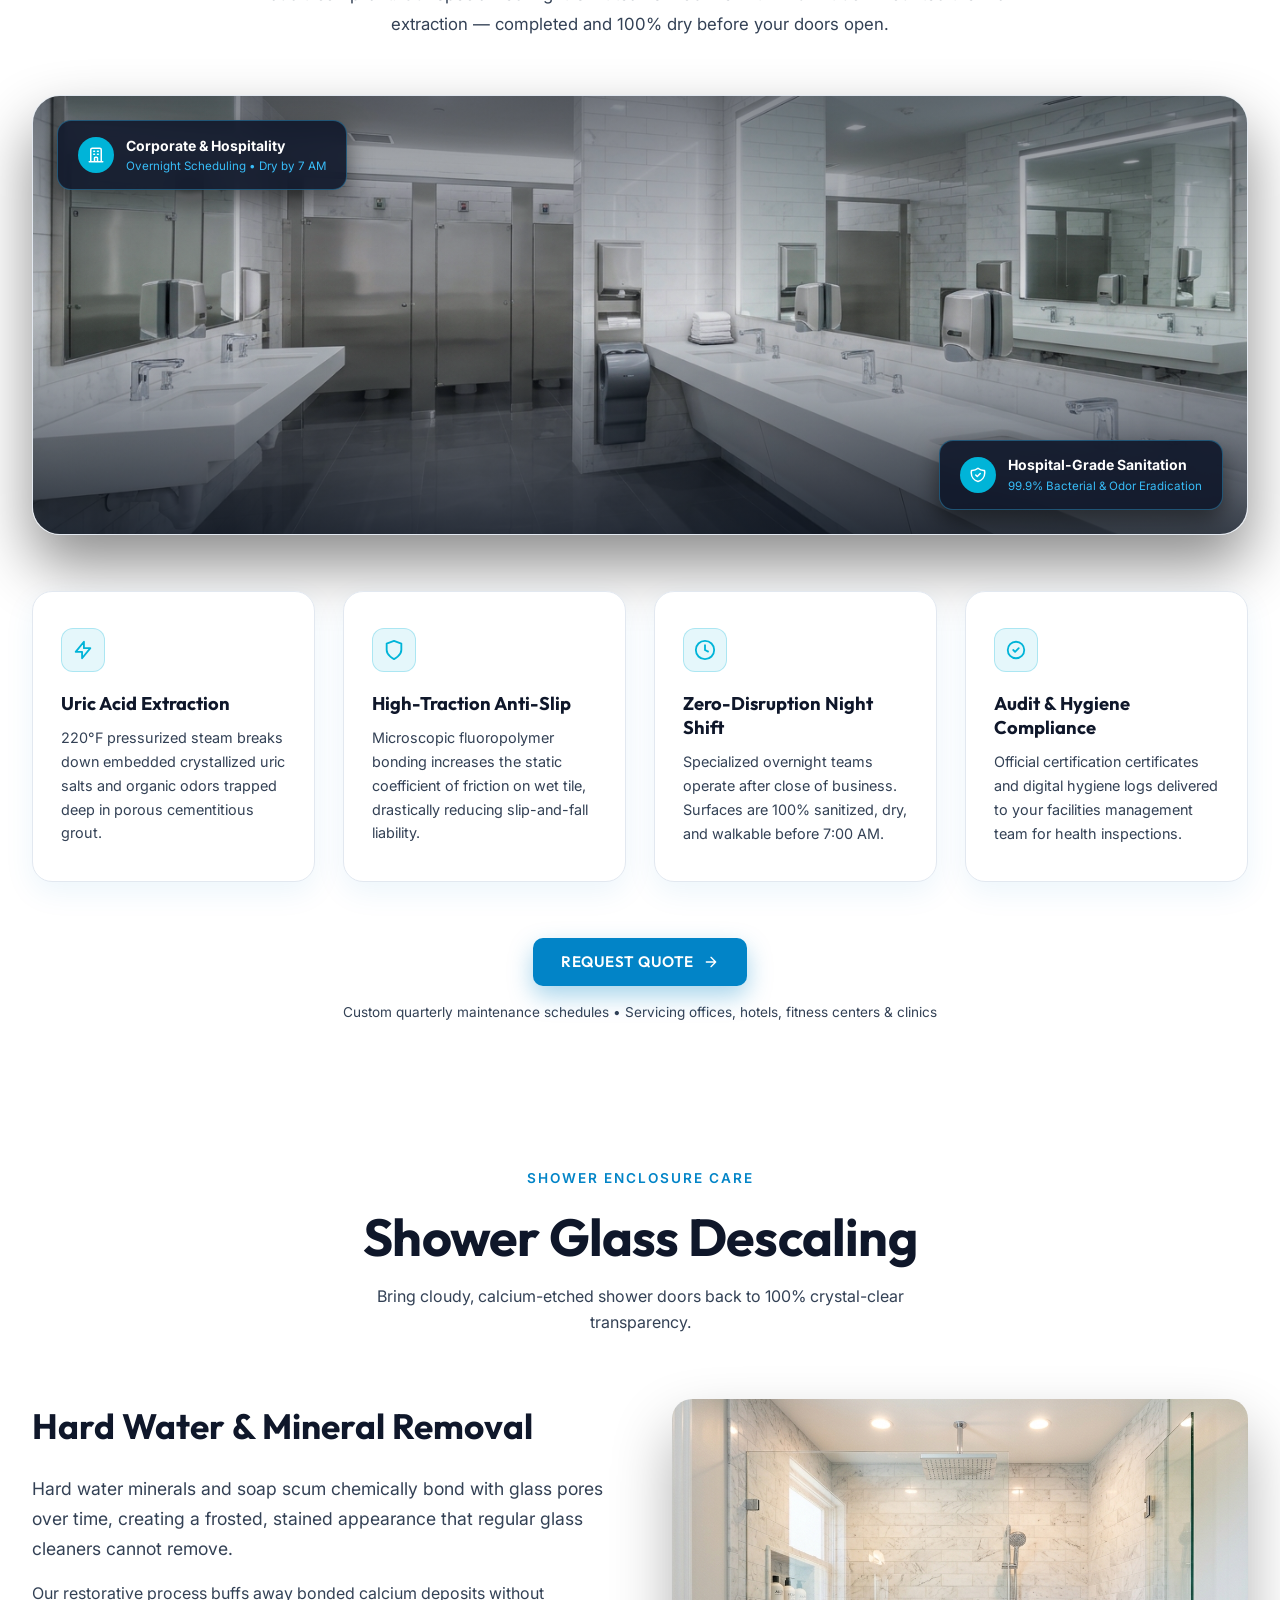
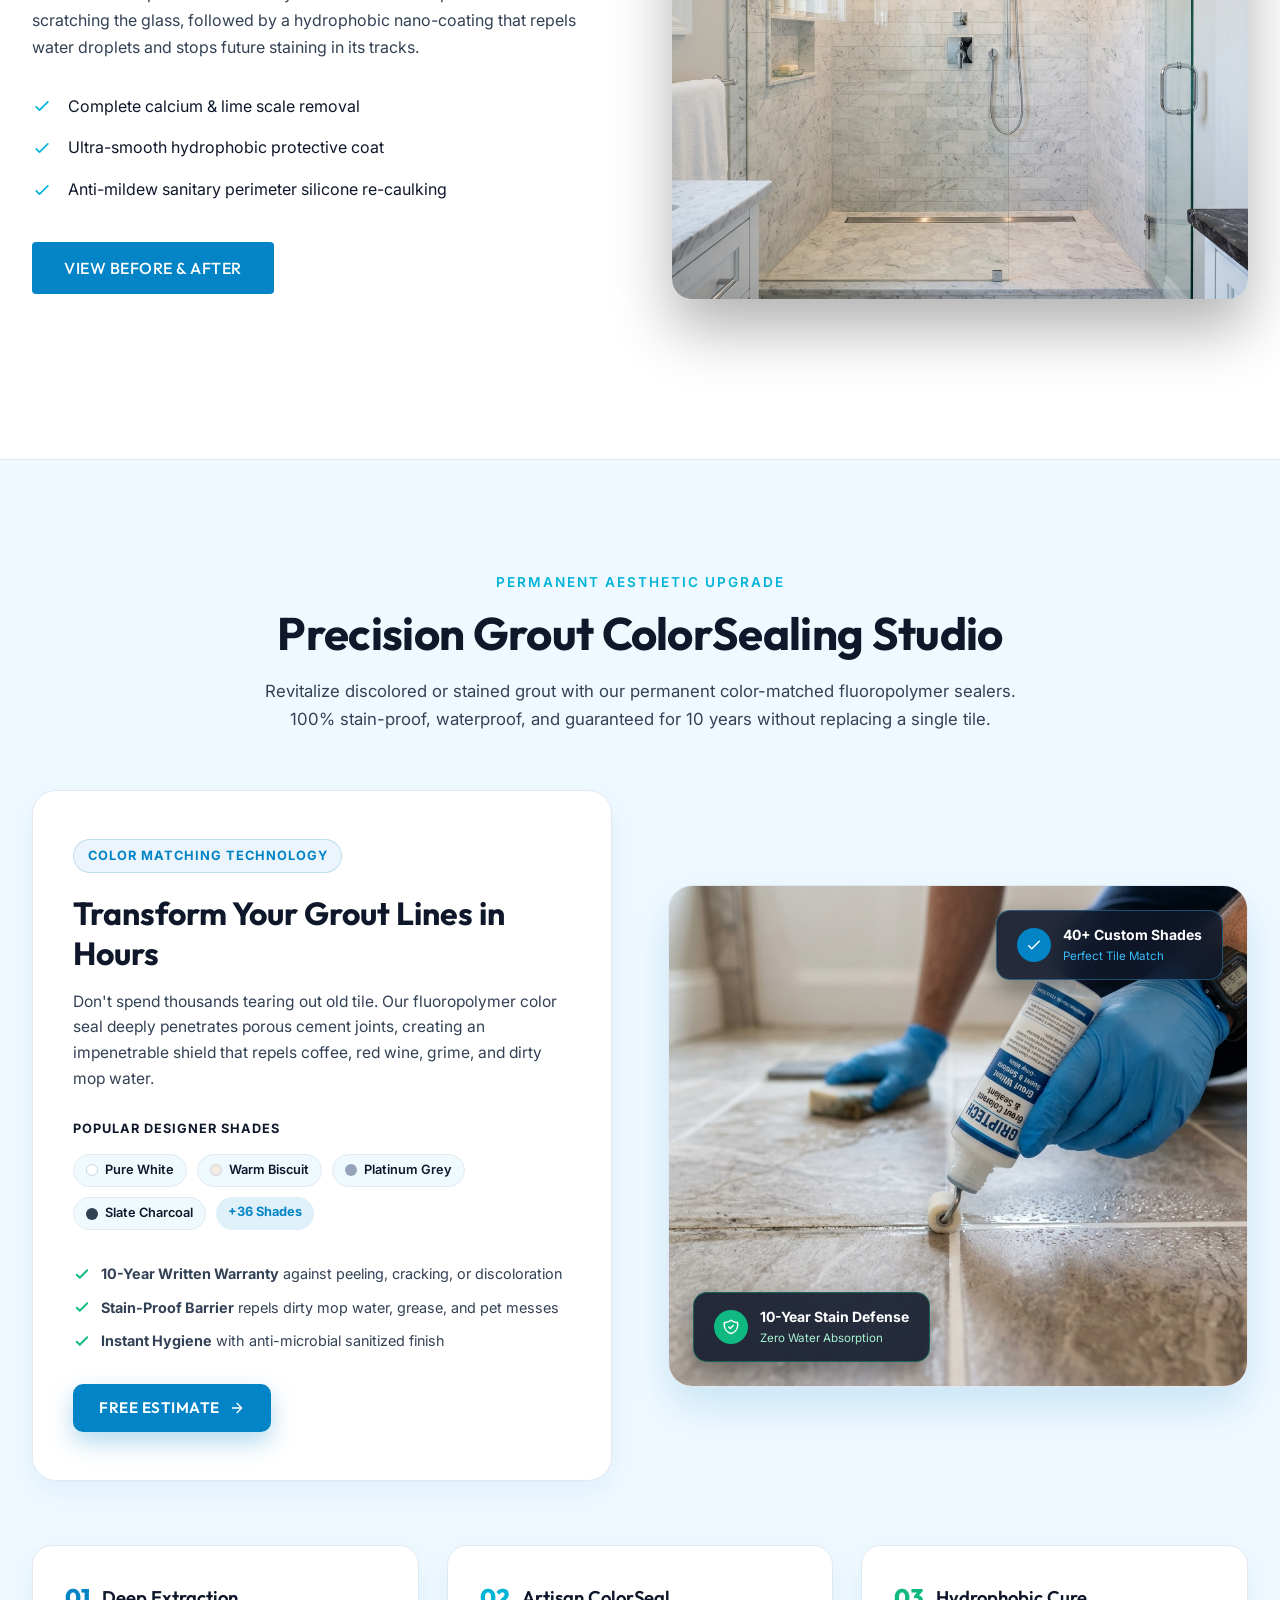
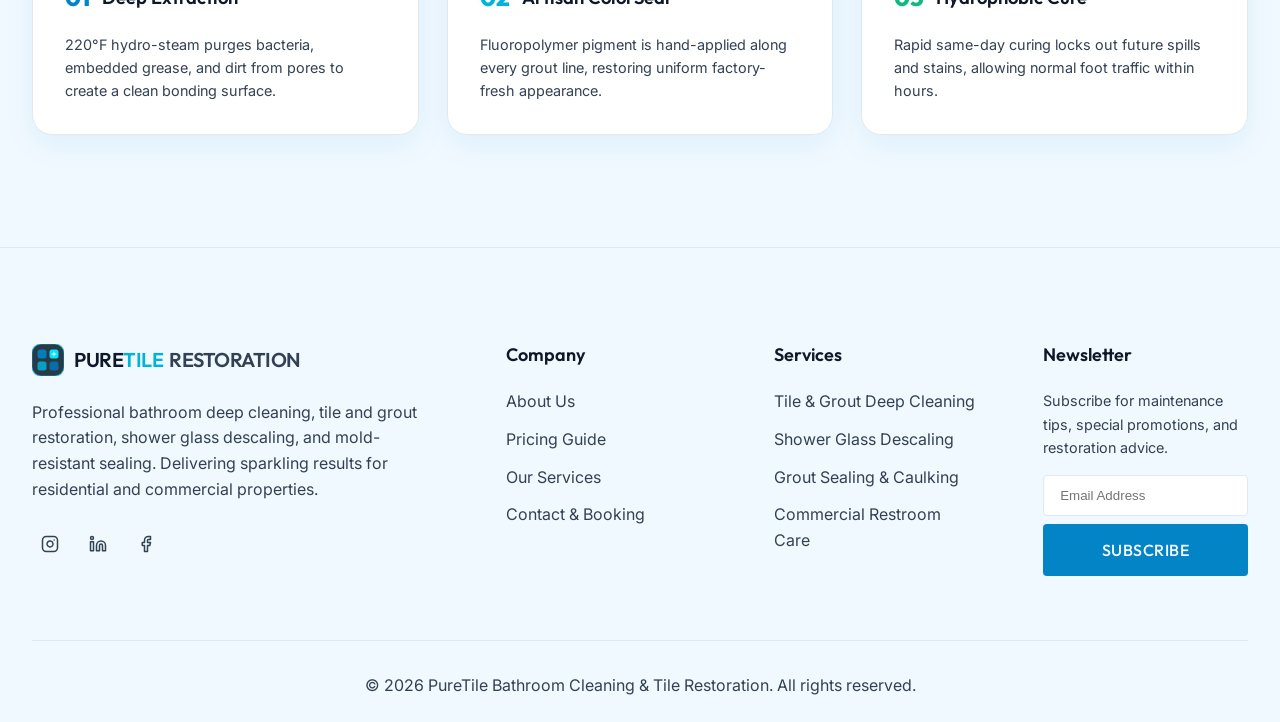
<file: services.html>
<!DOCTYPE html>
<html lang="en" dir="ltr">
<head>
    <meta charset="UTF-8">
    <meta name="viewport" content="width=device-width, initial-scale=1.0">
    <title>Services | PureTile Bathroom Cleaning & Tile Restoration</title>
    <meta name="description" content="Explore our specialized services: tile and grout steam extraction, shower glass descaling, grout color sealing, caulking, and commercial restroom sanitization.">
    <link rel="preconnect" href="https://fonts.googleapis.com">
    <link rel="preconnect" href="https://fonts.gstatic.com" crossorigin>
    <link href="https://fonts.googleapis.com/css2?family=Inter:wght@400;500;600;700&family=Outfit:wght@400;500;600;700;800;900&display=swap" rel="stylesheet">
    <link rel="stylesheet" href="assets/css/style.css">
    <link rel="stylesheet" href="assets/css/dark-mode.css">
    <link rel="stylesheet" href="assets/css/rtl.css">
    <link rel="icon" type="image/svg+xml" href="assets/images/favicon.svg">
</head>
<body>
    <!-- Navbar -->
    <nav class="navbar home-navbar">
        <div class="container flex-between">
            <a href="index.html" class="brand">
                <svg width="32" height="32" viewBox="0 0 32 32" fill="none" xmlns="http://www.w3.org/2000/svg" class="brand-icon">
                    <rect width="32" height="32" rx="9" fill="rgba(6, 24, 38, 0.85)" stroke="#00B4D8" stroke-width="1.5" stroke-opacity="0.45"/>
                    <rect x="5.5" y="5.5" width="9" height="9" rx="2.5" fill="#0284C7" fill-opacity="0.9"/>
                    <rect x="5.5" y="17.5" width="9" height="9" rx="2.5" fill="#00B4D8" fill-opacity="0.85"/>
                    <rect x="17.5" y="17.5" width="9" height="9" rx="2.5" fill="#0077B6" fill-opacity="0.85"/>
                    <rect x="17.5" y="5.5" width="9" height="9" rx="2.5" fill="#00E5FF"/>
                    <path d="M22 6.8 Q22 10 18.8 10 Q22 10 22 13.2 Q22 10 25.2 10 Q22 10 22 6.8 Z" fill="#FFFFFF"/>
                    <circle cx="22" cy="10" r="0.9" fill="#FFFFFF"/>
                </svg>
                <span class="brand-text">PURE<span class="brand-accent">TILE</span><span class="brand-sub">RESTORATION</span></span>
            </a>
            
            <ul class="nav-links">
                <li><a href="index.html" class="nav-link">Home</a></li>
                <li><a href="home-2.html" class="nav-link">Home 2</a></li>
                <li><a href="about.html" class="nav-link">About</a></li>
                <li><a href="services.html" class="nav-link active">Services</a></li>
                <li><a href="pricing.html" class="nav-link">Pricing</a></li>
                <li><a href="contact.html" class="nav-link">Contact</a></li>
            </ul>
            
            <div class="nav-actions">
                <button id="darkModeToggle" class="icon-btn" aria-label="Toggle Dark Mode">
                    <svg width="20" height="20" viewBox="0 0 24 24" fill="none" stroke="currentColor" stroke-width="2" stroke-linecap="round" stroke-linejoin="round">
                        <circle cx="12" cy="12" r="4"></circle>
                        <line x1="12" y1="2" x2="12" y2="4"></line>
                        <line x1="12" y1="20" x2="12" y2="22"></line>
                        <line x1="4.93" y1="4.93" x2="6.34" y2="6.34"></line>
                        <line x1="17.66" y1="17.66" x2="19.07" y2="19.07"></line>
                        <line x1="2" y1="12" x2="4" y2="12"></line>
                        <line x1="20" y1="12" x2="22" y2="12"></line>
                        <line x1="6.34" y1="17.66" x2="4.93" y2="19.07"></line>
                        <line x1="19.07" y1="4.93" x2="17.66" y2="6.34"></line>
                    </svg>
                </button>
                <button id="rtlToggle" class="icon-btn" aria-label="Toggle RTL">
                    <svg width="20" height="20" fill="none" stroke="currentColor" viewBox="0 0 24 24" xmlns="http://www.w3.org/2000/svg"><path stroke-linecap="round" stroke-linejoin="round" stroke-width="2" d="M8 7h12m0 0l-4-4m4 4l-4 4m0 6H4m0 0l4 4m-4-4l4-4"></path></svg>
                </button>
                <a href="contact.html" class="btn-nav-book">Book Now</a>
                <button class="mobile-menu-btn icon-btn" aria-label="Menu">
                    <svg width="24" height="24" fill="none" stroke="currentColor" viewBox="0 0 24 24" xmlns="http://www.w3.org/2000/svg"><path stroke-linecap="round" stroke-linejoin="round" stroke-width="2" d="M4 6h16M4 12h16M4 18h16"></path></svg>
                </button>
            </div>
        </div>
    </nav>

    <!-- Section 1: Hero Banner -->
    <section class="section" style="padding-top: 160px; padding-bottom: 80px; text-align: center; border-bottom: 1px solid var(--border-color);">
        <div class="container reveal">
            <h1 class="hero-title">Restoration & Deep Cleaning Services</h1>
            <p class="hero-subtitle" style="max-width: 600px; margin: 0 auto 2rem auto;">Comprehensive restorative care for residential bathrooms, luxury walk-in showers, and high-traffic commercial facilities.</p>
            
            <!-- Quick Service Jump Pills (1-to-1 Navigation) -->
            <div style="display: flex; justify-content: center; gap: 0.75rem; flex-wrap: wrap;">
                <a href="#tile-steam-cleaning" class="quick-nav-pill">
                    <span>🔥 Tile & Grout Steam</span>
                </a>
                <a href="#commercial-restrooms" class="quick-nav-pill">
                    <span>🏢 Commercial Restrooms</span>
                </a>
                <a href="#shower-glass-descaling" class="quick-nav-pill">
                    <span>✨ Shower Glass Descaling</span>
                </a>
                <a href="#grout-colorsealing" class="quick-nav-pill">
                    <span>🎨 Grout ColorSealing</span>
                </a>
            </div>
        </div>
    </section>

    <!-- Section 2: Tile & Grout Steam Extraction (Seamless 2-Column Luxury Layout) -->
    <section class="sec-ribbon" id="tile-steam-cleaning" style="padding: 7rem 0;">
        <div class="container">
            <div class="ribbon-flex">
                <!-- Left: Open Editorial Narrative (No Boxed Card) -->
                <div class="reveal reveal-left" style="display: flex; flex-direction: column; justify-content: center;">
                    <div style="display: inline-flex; align-items: center; gap: 0.5rem; background: rgba(0, 180, 216, 0.1); border: 1px solid rgba(0, 180, 216, 0.25); color: #00B4D8; padding: 0.4rem 1rem; border-radius: 30px; font-size: 0.8rem; font-weight: 700; width: fit-content; margin-bottom: 1.25rem;">
                        <span style="width: 8px; height: 8px; border-radius: 50%; background: #00B4D8;"></span>
                        RESIDENTIAL & COMMERCIAL
                    </div>
                    
                    <h2 style="font-size: clamp(2.2rem, 4.5vw, 3.25rem); font-weight: 700; margin-bottom: 1.25rem; color: var(--text-primary); line-height: 1.15;">
                        Tile & Grout Steam Extraction
                    </h2>
                    
                    <p style="color: var(--text-secondary); font-size: 1.05rem; line-height: 1.75; margin-bottom: 1.75rem;">
                        Turn stained, discolored bathroom tile into sparkling, hygienic surfaces. Our industrial truckmount extraction system uses 220°F pressurized steam and high-flow vacuum extraction to flush embedded dirt, mold, and soap scum out of microscopic pores without damaging your tile or glaze.
                    </p>
                    
                    <!-- Clean Micro Checkmarks -->
                    <div style="display: flex; flex-direction: column; gap: 0.75rem; margin-bottom: 2.25rem;">
                        <div style="display: flex; align-items: center; gap: 0.75rem; color: var(--text-primary); font-size: 0.95rem;">
                            <svg width="20" height="20" fill="none" stroke="#00B4D8" stroke-width="2.5" viewBox="0 0 24 24"><path stroke-linecap="round" stroke-linejoin="round" d="M5 13l4 4L19 7"/></svg>
                            <span>Deep high-temperature 220°F thermal extraction</span>
                        </div>
                        <div style="display: flex; align-items: center; gap: 0.75rem; color: var(--text-primary); font-size: 0.95rem;">
                            <svg width="20" height="20" fill="none" stroke="#00B4D8" stroke-width="2.5" viewBox="0 0 24 24"><path stroke-linecap="round" stroke-linejoin="round" d="M5 13l4 4L19 7"/></svg>
                            <span>Non-acidic, eco-friendly tile cleaning agents</span>
                        </div>
                        <div style="display: flex; align-items: center; gap: 0.75rem; color: var(--text-primary); font-size: 0.95rem;">
                            <svg width="20" height="20" fill="none" stroke="#00B4D8" stroke-width="2.5" viewBox="0 0 24 24"><path stroke-linecap="round" stroke-linejoin="round" d="M5 13l4 4L19 7"/></svg>
                            <span>Fast drying time with zero surface residue</span>
                        </div>
                    </div>
                    
                    <!-- Single Primary CTA Button -->
                    <div>
                        <a href="contact.html" class="btn btn-primary" style="height: 48px; padding: 0 1.65rem; font-size: 0.95rem; font-weight: 600; display: inline-flex; align-items: center; justify-content: center; gap: 0.55rem; width: fit-content; box-shadow: 0 10px 25px rgba(2, 132, 199, 0.3); white-space: nowrap; border-radius: 10px;">
                            <span>Book Cleaning</span>
                            <svg width="16" height="16" viewBox="0 0 24 24" fill="none" stroke="currentColor" stroke-width="2" stroke-linecap="round" stroke-linejoin="round"><path d="M5 12h14M12 5l7 7-7 7"/></svg>
                        </a>
                    </div>
                </div>

                <!-- Right: Single Photo Showcase Frame with Live Floating Badges -->
                <div class="reveal reveal-right" style="position: relative;">
                    <div class="ribbon-image">
                        <img src="assets/images/tile_grout_cleaning.png" alt="Tile and grout steam extraction process">
                        <div style="position: absolute; inset: 0; border: 1px solid rgba(255, 255, 255, 0.08); border-radius: 28px; pointer-events: none;"></div>
                        
                        <!-- Floating Live Status Badge 1: Top Right -->
                        <div class="float-slow" style="position: absolute; top: 1.5rem; right: 1.5rem; background: rgba(15, 23, 42, 0.88); backdrop-filter: blur(12px); -webkit-backdrop-filter: blur(12px); border: 1px solid rgba(56, 189, 248, 0.35); border-radius: 14px; padding: 0.85rem 1.25rem; display: flex; align-items: center; gap: 0.75rem; color: #FFFFFF; box-shadow: 0 10px 25px rgba(0,0,0,0.4);">
                            <div style="width: 34px; height: 34px; border-radius: 50%; background: #00B4D8; display: flex; align-items: center; justify-content: center; color: white;">
                                <svg width="18" height="18" fill="none" stroke="currentColor" stroke-width="2" viewBox="0 0 24 24"><path stroke-linecap="round" stroke-linejoin="round" d="M13 10V3L4 14h7v7l9-11h-7z"/></svg>
                            </div>
                            <div>
                                <div style="font-weight: 700; font-size: 0.875rem; color: #FFFFFF;">1,200 PSI Pressure</div>
                                <div style="font-size: 0.725rem; color: #38BDF8;">Pore-Deep Extraction</div>
                            </div>
                        </div>

                        <!-- Floating Live Status Badge 2: Bottom Left -->
                        <div class="float-reverse" style="position: absolute; bottom: 1.5rem; left: 1.5rem; background: rgba(15, 23, 42, 0.88); backdrop-filter: blur(12px); -webkit-backdrop-filter: blur(12px); border: 1px solid rgba(56, 189, 248, 0.35); border-radius: 14px; padding: 0.85rem 1.25rem; display: flex; align-items: center; gap: 0.75rem; color: #FFFFFF; box-shadow: 0 10px 25px rgba(0,0,0,0.4);">
                            <div style="width: 34px; height: 34px; border-radius: 50%; background: #00B4D8; display: flex; align-items: center; justify-content: center; color: white;">
                                <svg width="18" height="18" fill="none" stroke="currentColor" stroke-width="2" viewBox="0 0 24 24"><path stroke-linecap="round" stroke-linejoin="round" d="M17.657 18.657A8 8 0 016.343 7.343S7 9 9 10c0-2 .5-5 2.986-7C14 5 16.09 5.777 17.656 7.343A7.975 7.975 0 0120 13a7.975 7.975 0 01-2.343 5.657z"/></svg>
                            </div>
                            <div>
                                <div style="font-weight: 700; font-size: 0.875rem; color: #FFFFFF;">220°F Thermal Steam</div>
                                <div style="font-size: 0.725rem; color: #38BDF8;">Zero Residue Extraction</div>
                            </div>
                        </div>
                    </div>
                </div>
            </div>
        </div>
    </section>

    <!-- Section 3: Commercial Restroom Deep Sanitization (Unique Panoramic Enterprise Showcase - No Split Layout) -->
    <section class="sec-diagonal" id="commercial-restrooms" style="padding: 7rem 0; background-color: var(--bg-primary);">
        <div class="container">
            <!-- Header -->
            <div class="text-center reveal reveal-up" style="max-width: 820px; margin: 0 auto 3.5rem auto;">
                <div style="display: inline-flex; align-items: center; gap: 0.5rem; background: rgba(0, 180, 216, 0.1); border: 1px solid rgba(0, 180, 216, 0.25); color: #00B4D8; padding: 0.4rem 1.1rem; border-radius: 30px; font-size: 0.8rem; font-weight: 700; margin-bottom: 1rem;">
                    <span style="width: 8px; height: 8px; border-radius: 50%; background: #00B4D8;"></span>
                    FACILITY HYGIENE & COMPLIANCE
                </div>
                <h2 style="font-size: clamp(2.2rem, 4.2vw, 3.25rem); font-weight: 700; margin-bottom: 1.25rem; color: var(--text-primary); line-height: 1.2;">
                    Commercial Restroom Deep Sanitization
                </h2>
                <p style="color: var(--text-secondary); line-height: 1.75; font-size: 1.05rem; margin: 0 auto;">
                    Keep high-traffic corporate offices, boutique hotels, gyms, and medical centers pristine, odor-free, and audit-compliant. Our specialized night-shift teams mobilize with 220°F truck-mounted thermal extraction — completed and 100% dry before your doors open.
                </p>
            </div>

            <!-- Panoramic Visual Showcase (Heroic Wide-Aspect Feature - NOT a 50/50 Split) -->
            <div class="reveal reveal-up" style="position: relative; border-radius: 28px; overflow: hidden; box-shadow: 0 30px 60px rgba(0, 0, 0, 0.45); border: 1px solid var(--border-color); height: 440px; margin-bottom: 3.5rem;">
                <img src="assets/images/commercial_restroom_cleaning.png" alt="Commercial Restroom Deep Sanitization" style="width: 100%; height: 100%; object-fit: cover; display: block; filter: saturate(1.08);">
                
                <!-- Subtle Gradient Vignette Overlay for Depth -->
                <div style="position: absolute; inset: 0; background: linear-gradient(to top, rgba(11, 19, 32, 0.8) 0%, rgba(11, 19, 32, 0.1) 50%, rgba(11, 19, 32, 0.5) 100%); pointer-events: none;"></div>

                <!-- Floating Live Status Badges: Top Left & Bottom Right -->
                <div class="float-slow" style="position: absolute; top: 1.5rem; left: 1.5rem; background: rgba(15, 23, 42, 0.9); backdrop-filter: blur(12px); -webkit-backdrop-filter: blur(12px); border: 1px solid rgba(56, 189, 248, 0.35); border-radius: 14px; padding: 0.85rem 1.25rem; display: flex; align-items: center; gap: 0.75rem; color: #FFFFFF; box-shadow: 0 10px 25px rgba(0,0,0,0.5);">
                    <div style="width: 36px; height: 36px; border-radius: 50%; background: #00B4D8; display: flex; align-items: center; justify-content: center; color: white;">
                        <svg width="18" height="18" fill="none" stroke="currentColor" stroke-width="2" viewBox="0 0 24 24"><path stroke-linecap="round" stroke-linejoin="round" d="M19 21V5a2 2 0 00-2-2H7a2 2 0 00-2 2v16m14 0h2m-2 0h-5m-9 0H3m2 0h5M9 7h1m-1 4h1m4-4h1m-1 4h1m-5 10v-5a1 1 0 011-1h2a1 1 0 011 1v5m-4 0h4"/></svg>
                    </div>
                    <div>
                        <div style="font-weight: 700; font-size: 0.875rem; color: #FFFFFF;">Corporate & Hospitality</div>
                        <div style="font-size: 0.725rem; color: #38BDF8;">Overnight Scheduling • Dry by 7 AM</div>
                    </div>
                </div>

                <div class="float-reverse" style="position: absolute; bottom: 1.5rem; right: 1.5rem; background: rgba(15, 23, 42, 0.9); backdrop-filter: blur(12px); -webkit-backdrop-filter: blur(12px); border: 1px solid rgba(56, 189, 248, 0.35); border-radius: 14px; padding: 0.85rem 1.25rem; display: flex; align-items: center; gap: 0.75rem; color: #FFFFFF; box-shadow: 0 10px 25px rgba(0,0,0,0.5);">
                    <div style="width: 36px; height: 36px; border-radius: 50%; background: #00B4D8; display: flex; align-items: center; justify-content: center; color: white;">
                        <svg width="18" height="18" fill="none" stroke="currentColor" stroke-width="2" viewBox="0 0 24 24"><path stroke-linecap="round" stroke-linejoin="round" d="M9 12l2 2 4-4m5.618-4.016A11.955 11.955 0 0112 2.944a11.955 11.955 0 01-8.618 3.04A12.02 12.02 0 003 9c0 5.591 3.824 10.29 9 11.622 5.176-1.332 9-6.03 9-11.622 0-1.042-.133-2.052-.382-3.016z"/></svg>
                    </div>
                    <div>
                        <div style="font-weight: 700; font-size: 0.875rem; color: #FFFFFF;">Hospital-Grade Sanitation</div>
                        <div style="font-size: 0.725rem; color: #38BDF8;">99.9% Bacterial & Odor Eradication</div>
                    </div>
                </div>
            </div>

            <!-- 4-Pillar Facility Standards Grid (Unique Card Architecture, NOT a 50/50 split!) -->
            <div style="display: grid; grid-template-columns: repeat(auto-fit, minmax(260px, 1fr)); gap: 1.75rem; margin-bottom: 3.5rem;">
                <div class="glass-card reveal reveal-up hover-lift" style="padding: 2.25rem 1.75rem; border-radius: 20px; border: 1px solid var(--border-color); background: var(--bg-card); display: flex; flex-direction: column;">
                    <div style="width: 44px; height: 44px; border-radius: 12px; background: rgba(0, 180, 216, 0.1); border: 1px solid rgba(0, 180, 216, 0.25); display: flex; align-items: center; justify-content: center; color: #00B4D8; margin-bottom: 1.25rem;">
                        <svg width="22" height="22" fill="none" stroke="currentColor" stroke-width="2" viewBox="0 0 24 24"><path stroke-linecap="round" stroke-linejoin="round" d="M13 10V3L4 14h7v7l9-11h-7z"/></svg>
                    </div>
                    <h3 style="font-size: 1.15rem; font-weight: 700; color: var(--text-primary); margin-bottom: 0.65rem;">Uric Acid Extraction</h3>
                    <p style="color: var(--text-secondary); font-size: 0.9rem; line-height: 1.65; margin: 0;">220°F pressurized steam breaks down embedded crystallized uric salts and organic odors trapped deep in porous cementitious grout.</p>
                </div>

                <div class="glass-card reveal reveal-up hover-lift" style="transition-delay: 0.1s; padding: 2.25rem 1.75rem; border-radius: 20px; border: 1px solid var(--border-color); background: var(--bg-card); display: flex; flex-direction: column;">
                    <div style="width: 44px; height: 44px; border-radius: 12px; background: rgba(0, 180, 216, 0.1); border: 1px solid rgba(0, 180, 216, 0.25); display: flex; align-items: center; justify-content: center; color: #00B4D8; margin-bottom: 1.25rem;">
                        <svg width="22" height="22" fill="none" stroke="currentColor" stroke-width="2" viewBox="0 0 24 24"><path stroke-linecap="round" stroke-linejoin="round" d="M12 22s8-4 8-10V5l-8-3-8 3v7c0 6 8 10 8 10z"/></svg>
                    </div>
                    <h3 style="font-size: 1.15rem; font-weight: 700; color: var(--text-primary); margin-bottom: 0.65rem;">High-Traction Anti-Slip</h3>
                    <p style="color: var(--text-secondary); font-size: 0.9rem; line-height: 1.65; margin: 0;">Microscopic fluoropolymer bonding increases the static coefficient of friction on wet tile, drastically reducing slip-and-fall liability.</p>
                </div>

                <div class="glass-card reveal reveal-up hover-lift" style="transition-delay: 0.2s; padding: 2.25rem 1.75rem; border-radius: 20px; border: 1px solid var(--border-color); background: var(--bg-card); display: flex; flex-direction: column;">
                    <div style="width: 44px; height: 44px; border-radius: 12px; background: rgba(0, 180, 216, 0.1); border: 1px solid rgba(0, 180, 216, 0.25); display: flex; align-items: center; justify-content: center; color: #00B4D8; margin-bottom: 1.25rem;">
                        <svg width="22" height="22" fill="none" stroke="currentColor" stroke-width="2" viewBox="0 0 24 24"><circle cx="12" cy="12" r="10"/><polyline points="12 6 12 12 16 14"/></svg>
                    </div>
                    <h3 style="font-size: 1.15rem; font-weight: 700; color: var(--text-primary); margin-bottom: 0.65rem;">Zero-Disruption Night Shift</h3>
                    <p style="color: var(--text-secondary); font-size: 0.9rem; line-height: 1.65; margin: 0;">Specialized overnight teams operate after close of business. Surfaces are 100% sanitized, dry, and walkable before 7:00 AM.</p>
                </div>

                <div class="glass-card reveal reveal-up hover-lift" style="transition-delay: 0.3s; padding: 2.25rem 1.75rem; border-radius: 20px; border: 1px solid var(--border-color); background: var(--bg-card); display: flex; flex-direction: column;">
                    <div style="width: 44px; height: 44px; border-radius: 12px; background: rgba(0, 180, 216, 0.1); border: 1px solid rgba(0, 180, 216, 0.25); display: flex; align-items: center; justify-content: center; color: #00B4D8; margin-bottom: 1.25rem;">
                        <svg width="22" height="22" fill="none" stroke="currentColor" stroke-width="2" viewBox="0 0 24 24"><path stroke-linecap="round" stroke-linejoin="round" d="M9 12l2 2 4-4m6 2a9 9 0 11-18 0 9 9 0 0118 0z"/></svg>
                    </div>
                    <h3 style="font-size: 1.15rem; font-weight: 700; color: var(--text-primary); margin-bottom: 0.65rem;">Audit & Hygiene Compliance</h3>
                    <p style="color: var(--text-secondary); font-size: 0.9rem; line-height: 1.65; margin: 0;">Official certification certificates and digital hygiene logs delivered to your facilities management team for health inspections.</p>
                </div>
            </div>

            <!-- Single Centered Primary CTA (1 Primary CTA Only!) -->
            <div class="reveal reveal-up text-center">
                <a href="contact.html" class="btn btn-primary" style="height: 48px; padding: 0 1.75rem; font-size: 0.95rem; font-weight: 600; display: inline-flex; align-items: center; justify-content: center; gap: 0.55rem; width: fit-content; box-shadow: 0 10px 25px rgba(2, 132, 199, 0.35); white-space: nowrap; border-radius: 10px;">
                    <span>Request Quote</span>
                    <svg width="16" height="16" viewBox="0 0 24 24" fill="none" stroke="currentColor" stroke-width="2" stroke-linecap="round" stroke-linejoin="round"><path d="M5 12h14M12 5l7 7-7 7"/></svg>
                </a>
                <div style="margin-top: 1rem; color: var(--text-secondary); font-size: 0.85rem;">
                    Custom quarterly maintenance schedules • Servicing offices, hotels, fitness centers & clinics
                </div>
            </div>
        </div>
    </section>

    <!-- Section 4: Shower Glass Descaling (Split Layout) -->
    <section class="sec-spotlight" id="shower-glass-descaling" style="padding-top: 2rem;">
        <div class="container">
            <div class="text-center reveal reveal-up" style="margin-bottom: 4rem;">
                <span class="eyebrow" style="color: var(--accent-premium); letter-spacing: 2px; text-transform: uppercase; font-weight: 600; font-size: 0.85rem; display: block; margin-bottom: 1rem;">Shower Enclosure Care</span>
                <h2 style="font-size: clamp(2.2rem, 4.5vw, 3.25rem); font-weight: 700; margin-bottom: 1rem; color: var(--text-primary); line-height: 1.2;">Shower Glass Descaling</h2>
                <p style="max-width: 600px; margin: 0 auto; color: var(--text-secondary);">Bring cloudy, calcium-etched shower doors back to 100% crystal-clear transparency.</p>
            </div>
            
            <div class="grid grid-2" style="align-items: center; gap: 4rem;">
                <div class="reveal reveal-left">
                    <h3 style="font-size: clamp(1.5rem, 4vw, 2.2rem); margin-bottom: 1.5rem; color: var(--text-primary);">Hard Water & Mineral Removal</h3>
                    <p style="color: var(--text-secondary); margin-bottom: 1rem; line-height: 1.7; font-size: 1.1rem;">Hard water minerals and soap scum chemically bond with glass pores over time, creating a frosted, stained appearance that regular glass cleaners cannot remove.</p>
                    <p style="color: var(--text-secondary); margin-bottom: 2rem; line-height: 1.7; font-size: 1rem;">Our restorative process buffs away bonded calcium deposits without scratching the glass, followed by a hydrophobic nano-coating that repels water droplets and stops future staining in its tracks.</p>
                    <ul class="check-list" style="list-style: none; padding: 0; margin-bottom: 2.5rem;">
                        <li style="display: flex; align-items: center; gap: 1rem; margin-bottom: 1rem; color: var(--text-primary);"><svg width="20" height="20" fill="none" stroke="#00B4D8" stroke-width="2" viewBox="0 0 24 24"><path stroke-linecap="round" stroke-linejoin="round" d="M5 13l4 4L19 7"></path></svg> Complete calcium & lime scale removal</li>
                        <li style="display: flex; align-items: center; gap: 1rem; margin-bottom: 1rem; color: var(--text-primary);"><svg width="20" height="20" fill="none" stroke="#00B4D8" stroke-width="2" viewBox="0 0 24 24"><path stroke-linecap="round" stroke-linejoin="round" d="M5 13l4 4L19 7"></path></svg> Ultra-smooth hydrophobic protective coat</li>
                        <li style="display: flex; align-items: center; gap: 1rem; margin-bottom: 1rem; color: var(--text-primary);"><svg width="20" height="20" fill="none" stroke="#00B4D8" stroke-width="2" viewBox="0 0 24 24"><path stroke-linecap="round" stroke-linejoin="round" d="M5 13l4 4L19 7"></path></svg> Anti-mildew sanitary perimeter silicone re-caulking</li>
                    </ul>
                    <a href="index.html#beforeAfterSection" class="btn btn-primary">View Before & After</a>
                </div>
                <div class="reveal reveal-right">
                    <div style="border-radius: 20px; overflow: hidden; box-shadow: 0 30px 60px rgba(0,0,0,0.3);">
                        <img src="assets/images/shower_glass_restoration.png" alt="Crystal clear shower glass" style="width: 100%; height: 500px; object-fit: cover; display: block;">
                    </div>
                </div>
            </div>
        </div>
    </section>

    <!-- Section 5: Grout ColorSealing (Studio Showcase & Color Palette) -->
    <section class="section section-grout-studio" id="grout-colorsealing" style="padding: 7rem 0; background-color: var(--bg-secondary); border-top: 1px solid var(--border-color);">
        <div class="container">
            <div class="text-center reveal reveal-up" style="max-width: 800px; margin: 0 auto 3.5rem auto;">
                <span class="eyebrow" style="color: #00B4D8; letter-spacing: 2px; text-transform: uppercase; font-weight: 600; font-size: 0.85rem; display: block; margin-bottom: 0.75rem;">Permanent Aesthetic Upgrade</span>
                <h2 style="font-size: clamp(2rem, 4vw, 2.85rem); margin-bottom: 1rem; color: var(--text-primary); line-height: 1.2;">Precision Grout ColorSealing Studio</h2>
                <p style="color: var(--text-secondary); line-height: 1.7; font-size: 1.05rem;">Revitalize discolored or stained grout with our permanent color-matched fluoropolymer sealers. 100% stain-proof, waterproof, and guaranteed for 10 years without replacing a single tile.</p>
            </div>

            <!-- 2-Column Split Studio Showcase -->
            <div class="grid grid-2" style="align-items: center; gap: 3.5rem; margin-bottom: 4rem;">
                <!-- Left: Color Studio Details & Interactive Palette -->
                <div class="glass-card reveal reveal-left hover-lift" style="padding: 3rem 2.5rem; border-radius: 24px; border: 1px solid var(--border-color); background: var(--bg-card); box-shadow: var(--shadow-soft);">
                    <div style="display: inline-flex; align-items: center; gap: 0.5rem; background: rgba(2, 132, 199, 0.08); border: 1px solid rgba(2, 132, 199, 0.2); border-radius: 20px; padding: 0.35rem 0.85rem; margin-bottom: 1.25rem;">
                        <span style="color: #0284C7; font-size: 0.8rem; font-weight: 700; text-transform: uppercase; letter-spacing: 1px;">Color Matching Technology</span>
                    </div>
                    <h3 style="font-size: clamp(1.5rem, 2.8vw, 2rem); color: var(--text-primary); margin-bottom: 1rem; line-height: 1.25; font-weight: 700;">Transform Your Grout Lines in Hours</h3>
                    <p style="color: var(--text-secondary); line-height: 1.65; font-size: 0.975rem; margin-bottom: 1.75rem;">Don't spend thousands tearing out old tile. Our fluoropolymer color seal deeply penetrates porous cement joints, creating an impenetrable shield that repels coffee, red wine, grime, and dirty mop water.</p>
                    
                    <!-- Popular Designer Shades Swatches -->
                    <div style="margin-bottom: 2rem;">
                        <span style="font-size: 0.8rem; font-weight: 700; text-transform: uppercase; letter-spacing: 1px; color: var(--text-primary); display: block; margin-bottom: 0.85rem;">Popular Designer Shades</span>
                        <div style="display: flex; gap: 0.6rem; flex-wrap: wrap;">
                            <div style="display: flex; align-items: center; gap: 0.45rem; background: rgba(56, 189, 248, 0.08); border: 1px solid var(--border-color); padding: 0.35rem 0.75rem; border-radius: 20px; font-size: 0.8rem; font-weight: 600; color: var(--text-primary);">
                                <span style="width: 12px; height: 12px; border-radius: 50%; background: #FFFFFF; border: 1px solid #CBD5E1; display: inline-block;"></span>
                                <span>Pure White</span>
                            </div>
                            <div style="display: flex; align-items: center; gap: 0.45rem; background: rgba(56, 189, 248, 0.08); border: 1px solid var(--border-color); padding: 0.35rem 0.75rem; border-radius: 20px; font-size: 0.8rem; font-weight: 600; color: var(--text-primary);">
                                <span style="width: 12px; height: 12px; border-radius: 50%; background: #F5EBE0; border: 1px solid #CBD5E1; display: inline-block;"></span>
                                <span>Warm Biscuit</span>
                            </div>
                            <div style="display: flex; align-items: center; gap: 0.45rem; background: rgba(56, 189, 248, 0.08); border: 1px solid var(--border-color); padding: 0.35rem 0.75rem; border-radius: 20px; font-size: 0.8rem; font-weight: 600; color: var(--text-primary);">
                                <span style="width: 12px; height: 12px; border-radius: 50%; background: #94A3B8; display: inline-block;"></span>
                                <span>Platinum Grey</span>
                            </div>
                            <div style="display: flex; align-items: center; gap: 0.45rem; background: rgba(56, 189, 248, 0.08); border: 1px solid var(--border-color); padding: 0.35rem 0.75rem; border-radius: 20px; font-size: 0.8rem; font-weight: 600; color: var(--text-primary);">
                                <span style="width: 12px; height: 12px; border-radius: 50%; background: #334155; display: inline-block;"></span>
                                <span>Slate Charcoal</span>
                            </div>
                            <div style="background: rgba(2, 132, 199, 0.12); color: var(--accent-primary); padding: 0.35rem 0.75rem; border-radius: 20px; font-size: 0.8rem; font-weight: 700;">
                                +36 Shades
                            </div>
                        </div>
                    </div>

                    <!-- Checklist -->
                    <ul style="list-style: none; padding: 0; margin: 0 0 2rem 0; display: flex; flex-direction: column; gap: 0.65rem;">
                        <li style="display: flex; align-items: center; gap: 0.65rem; color: var(--text-secondary); font-size: 0.9rem;">
                            <svg width="18" height="18" fill="none" stroke="#10B981" stroke-width="2.5" viewBox="0 0 24 24"><path stroke-linecap="round" stroke-linejoin="round" d="M5 13l4 4L19 7"/></svg>
                            <span><strong>10-Year Written Warranty</strong> against peeling, cracking, or discoloration</span>
                        </li>
                        <li style="display: flex; align-items: center; gap: 0.65rem; color: var(--text-secondary); font-size: 0.9rem;">
                            <svg width="18" height="18" fill="none" stroke="#10B981" stroke-width="2.5" viewBox="0 0 24 24"><path stroke-linecap="round" stroke-linejoin="round" d="M5 13l4 4L19 7"/></svg>
                            <span><strong>Stain-Proof Barrier</strong> repels dirty mop water, grease, and pet messes</span>
                        </li>
                        <li style="display: flex; align-items: center; gap: 0.65rem; color: var(--text-secondary); font-size: 0.9rem;">
                            <svg width="18" height="18" fill="none" stroke="#10B981" stroke-width="2.5" viewBox="0 0 24 24"><path stroke-linecap="round" stroke-linejoin="round" d="M5 13l4 4L19 7"/></svg>
                            <span><strong>Instant Hygiene</strong> with anti-microbial sanitized finish</span>
                        </li>
                    </ul>

                    <!-- Single Primary Action Button (1 CTA Only) -->
                    <div>
                        <a href="contact.html" class="btn btn-primary" style="height: 48px; padding: 0 1.65rem; font-size: 0.95rem; font-weight: 600; display: inline-flex; align-items: center; justify-content: center; gap: 0.55rem; width: fit-content; box-shadow: 0 10px 25px rgba(2, 132, 199, 0.3); white-space: nowrap; border-radius: 10px;">
                            <span>Free Estimate</span>
                            <svg width="16" height="16" viewBox="0 0 24 24" fill="none" stroke="currentColor" stroke-width="2" stroke-linecap="round" stroke-linejoin="round"><path d="M5 12h14M12 5l7 7-7 7"/></svg>
                        </a>
                    </div>
                </div>

                <!-- Right: Dedicated High-Res Visual Showcase with Floating Badges (Clean & Un-obscured) -->
                <div class="reveal reveal-right" style="position: relative;">
                    <div style="position: relative; border-radius: 24px; overflow: hidden; box-shadow: var(--shadow-hover); border: 1px solid var(--border-color);">
                        <img src="assets/images/grout_restoration_work.png" alt="Technician applying precision grout color seal along tiles" style="width: 100%; height: 500px; object-fit: cover; display: block;">
                        
                        <!-- Floating Live Status Badge 1: Top Right -->
                        <div class="float-slow" style="position: absolute; top: 1.5rem; right: 1.5rem; background: rgba(15, 23, 42, 0.88); backdrop-filter: blur(12px); -webkit-backdrop-filter: blur(12px); border: 1px solid rgba(56, 189, 248, 0.35); border-radius: 14px; padding: 0.85rem 1.25rem; display: flex; align-items: center; gap: 0.75rem; color: #FFFFFF; box-shadow: 0 10px 25px rgba(0,0,0,0.4);">
                            <div style="width: 34px; height: 34px; border-radius: 50%; background: #0284C7; display: flex; align-items: center; justify-content: center; color: white;">
                                <svg width="18" height="18" fill="none" stroke="currentColor" stroke-width="2" viewBox="0 0 24 24"><path stroke-linecap="round" stroke-linejoin="round" d="M5 13l4 4L19 7"/></svg>
                            </div>
                            <div>
                                <div style="font-weight: 700; font-size: 0.875rem; color: #FFFFFF;">40+ Custom Shades</div>
                                <div style="font-size: 0.725rem; color: #38BDF8;">Perfect Tile Match</div>
                            </div>
                        </div>

                        <!-- Floating Live Status Badge 2: Bottom Left -->
                        <div class="float-reverse" style="position: absolute; bottom: 1.5rem; left: 1.5rem; background: rgba(15, 23, 42, 0.88); backdrop-filter: blur(12px); -webkit-backdrop-filter: blur(12px); border: 1px solid rgba(16, 185, 129, 0.4); border-radius: 14px; padding: 0.85rem 1.25rem; display: flex; align-items: center; gap: 0.75rem; color: #FFFFFF; box-shadow: 0 10px 25px rgba(0,0,0,0.4);">
                            <div style="width: 34px; height: 34px; border-radius: 50%; background: #10B981; display: flex; align-items: center; justify-content: center; color: white;">
                                <svg width="18" height="18" fill="none" stroke="currentColor" stroke-width="2" viewBox="0 0 24 24"><path stroke-linecap="round" stroke-linejoin="round" d="M9 12l2 2 4-4m5.618-4.016A11.955 11.955 0 0112 2.944a11.955 11.955 0 01-8.618 3.04A12.02 12.02 0 003 9c0 5.591 3.824 10.29 9 11.622 5.176-1.332 9-6.03 9-11.622 0-1.042-.133-2.052-.382-3.016z"/></svg>
                            </div>
                            <div>
                                <div style="font-weight: 700; font-size: 0.875rem; color: #FFFFFF;">10-Year Stain Defense</div>
                                <div style="font-size: 0.725rem; color: #A7F3D0;">Zero Water Absorption</div>
                            </div>
                        </div>
                    </div>
                </div>
            </div>

            <!-- 3 Feature Highlight Pillars -->
            <div class="services-process-grid">
                <div class="glass-card services-process-card reveal reveal-up hover-lift">
                    <div style="display: flex; align-items: center; gap: 0.75rem; margin-bottom: 1rem;">
                        <span style="font-size: 1.5rem; font-weight: 800; color: var(--accent-primary); font-family: 'Outfit', sans-serif;">01</span>
                        <h4 style="font-size: 1.15rem; color: var(--text-primary); margin: 0; font-weight: 600;">Deep Extraction</h4>
                    </div>
                    <p style="color: var(--text-secondary); font-size: 0.9rem; line-height: 1.6; margin: 0;">220°F hydro-steam purges bacteria, embedded grease, and dirt from pores to create a clean bonding surface.</p>
                </div>

                <div class="glass-card services-process-card reveal reveal-up hover-lift" style="transition-delay: 0.15s;">
                    <div style="display: flex; align-items: center; gap: 0.75rem; margin-bottom: 1rem;">
                        <span style="font-size: 1.5rem; font-weight: 800; color: var(--accent-secondary); font-family: 'Outfit', sans-serif;">02</span>
                        <h4 style="font-size: 1.15rem; color: var(--text-primary); margin: 0; font-weight: 600;">Artisan ColorSeal</h4>
                    </div>
                    <p style="color: var(--text-secondary); font-size: 0.9rem; line-height: 1.6; margin: 0;">Fluoropolymer pigment is hand-applied along every grout line, restoring uniform factory-fresh appearance.</p>
                </div>

                <div class="glass-card services-process-card reveal reveal-up hover-lift" style="transition-delay: 0.3s;">
                    <div style="display: flex; align-items: center; gap: 0.75rem; margin-bottom: 1rem;">
                        <span style="font-size: 1.5rem; font-weight: 800; color: #10B981; font-family: 'Outfit', sans-serif;">03</span>
                        <h4 style="font-size: 1.15rem; color: var(--text-primary); margin: 0; font-weight: 600;">Hydrophobic Cure</h4>
                    </div>
                    <p style="color: var(--text-secondary); font-size: 0.9rem; line-height: 1.6; margin: 0;">Rapid same-day curing locks out future spills and stains, allowing normal foot traffic within hours.</p>
                </div>
            </div>
        </div>
    </section>

    <!-- Footer -->
    <footer class="footer">
        <div class="container">
            <div class="footer-grid">
                <div>
                    <a href="index.html" class="footer-brand" style="display: inline-flex; align-items: center; gap: 10px; text-decoration: none;">
                        <svg width="32" height="32" viewBox="0 0 32 32" fill="none" xmlns="http://www.w3.org/2000/svg" class="brand-icon">
                            <rect width="32" height="32" rx="9" fill="rgba(6, 24, 38, 0.85)" stroke="#00B4D8" stroke-width="1.5" stroke-opacity="0.45"/>
                            <rect x="5.5" y="5.5" width="9" height="9" rx="2.5" fill="#0284C7" fill-opacity="0.9"/>
                            <rect x="5.5" y="17.5" width="9" height="9" rx="2.5" fill="#00B4D8" fill-opacity="0.85"/>
                            <rect x="17.5" y="17.5" width="9" height="9" rx="2.5" fill="#0077B6" fill-opacity="0.85"/>
                            <rect x="17.5" y="5.5" width="9" height="9" rx="2.5" fill="#00E5FF"/>
                            <path d="M22 6.8 Q22 10 18.8 10 Q22 10 22 13.2 Q22 10 25.2 10 Q22 10 22 6.8 Z" fill="#FFFFFF"/>
                            <circle cx="22" cy="10" r="0.9" fill="#FFFFFF"/>
                        </svg>
                        <span class="brand-text">PURE<span class="brand-accent">TILE</span><span class="brand-sub">RESTORATION</span></span>
                    </a>
                    <p>Professional bathroom deep cleaning, tile and grout restoration, shower glass descaling, and mold-resistant sealing. Delivering sparkling results for residential and commercial properties.</p>
                    <div class="footer-socials" style="margin-top: 1.5rem; display: flex; gap: 0.75rem;">
                        <a href="#" class="social-icon" aria-label="Instagram">
                            <svg width="18" height="18" fill="none" stroke="currentColor" stroke-width="2" stroke-linecap="round" stroke-linejoin="round" viewBox="0 0 24 24"><rect x="2" y="2" width="20" height="20" rx="5" ry="5"></rect><path d="M16 11.37A4 4 0 1112.63 8 4 4 0 0116 11.37z"></path><line x1="17.5" y1="6.5" x2="17.51" y2="6.5"></line></svg>
                        </a>
                        <a href="#" class="social-icon" aria-label="LinkedIn">
                            <svg width="18" height="18" fill="none" stroke="currentColor" stroke-width="2" stroke-linecap="round" stroke-linejoin="round" viewBox="0 0 24 24"><path d="M16 8a6 6 0 016 6v7h-4v-7a2 2 0 00-2-2 2 2 0 00-2 2v7h-4v-7a6 6 0 016-6z"></path><rect x="2" y="9" width="4" height="12"></rect><circle cx="4" cy="4" r="2"></circle></svg>
                        </a>
                        <a href="#" class="social-icon" aria-label="Facebook">
                            <svg width="18" height="18" fill="none" stroke="currentColor" stroke-width="2" stroke-linecap="round" stroke-linejoin="round" viewBox="0 0 24 24"><path d="M18 2h-3a5 5 0 00-5 5v3H7v4h3v8h4v-8h3l1-4h-4V7a1 1 0 011-1h3z"></path></svg>
                        </a>
                    </div>
                </div>
                <div>
                    <h5 class="footer-title">Company</h5>
                    <ul class="footer-links">
                        <li><a href="about.html">About Us</a></li>
                        <li><a href="pricing.html">Pricing Guide</a></li>
                        <li><a href="services.html">Our Services</a></li>
                        <li><a href="contact.html">Contact & Booking</a></li>
                    </ul>
                </div>
                <div>
                    <h5 class="footer-title">Services</h5>
                    <ul class="footer-links">
                        <li><a href="services.html#tile-steam-cleaning">Tile & Grout Deep Cleaning</a></li>
                        <li><a href="services.html#shower-glass-descaling">Shower Glass Descaling</a></li>
                        <li><a href="services.html#grout-colorsealing">Grout Sealing & Caulking</a></li>
                        <li><a href="services.html#commercial-restrooms">Commercial Restroom Care</a></li>
                    </ul>
                </div>
                <div>
                    <h5 class="footer-title">Newsletter</h5>
                    <p style="margin-bottom: 1rem; color: var(--text-secondary); font-size: 0.9rem;">Subscribe for maintenance tips, special promotions, and restoration advice.</p>
                    <form class="newsletter-form" style="display: flex; gap: 0.5rem; flex-direction: column;">
                        <input type="email" placeholder="Email Address" required style="padding: 0.75rem 1rem; border-radius: 4px; border: 1px solid var(--border-color); background: var(--bg-primary); color: var(--text-primary); width: 100%; outline: none; transition: 0.3s;">
                        <button type="submit" class="btn btn-primary" style="padding: 0.75rem 1rem; width: 100%; justify-content: center;">Subscribe</button>
                    </form>
                </div>
            </div>
            <div class="footer-bottom">
                <p>&copy; 2026 PureTile Bathroom Cleaning & Tile Restoration. All rights reserved.</p>
            </div>
        </div>
    </footer>

    <!-- Back to Top -->
    <button id="backToTop" class="back-to-top" aria-label="Back to Top">
        <svg width="24" height="24" fill="none" stroke="currentColor" viewBox="0 0 24 24" xmlns="http://www.w3.org/2000/svg"><path stroke-linecap="round" stroke-linejoin="round" stroke-width="2" d="M5 15l7-7 7 7"></path></svg>
    </button>
    <script src="assets/js/main.js"></script>
</body>
</html>
</file>
<file: assets/css/style.css>
/* ==========================================================================
   Base Styles & Variables
   ========================================================================== */
:root {
    /* Primary Colors - Crisp Fresh Whites & Clear Water Tints */
    --bg-primary: #FFFFFF;
    --bg-secondary: #F0F9FF; /* Fresh clean ice-water tint */
    --bg-card: #FFFFFF;
    
    /* Accents - Pristine Ocean Blue & Sparkling Aqua */
    --accent-primary: #0284C7; /* Vibrant fresh water blue */
    --accent-secondary: #00B4D8; /* Sparkling cyan/aqua */
    --accent-premium: #0284C7; /* Primary action ocean blue */
    --accent-glass: #E0F2FE; /* Translucent aquatic glass */
    --accent-sparkle: #38BDF8; /* Radiant highlight */
    
    /* Text - Crisp High-Contrast Slate Navy */
    --text-primary: #0F172A;
    --text-secondary: #334155;
    
    /* Utilities */
    --border-color: #E2E8F0;
    --shadow-soft: 0 10px 30px rgba(2, 132, 199, 0.08);
    --shadow-hover: 0 20px 40px rgba(2, 132, 199, 0.16);
    --transition-smooth: all 0.4s cubic-bezier(0.25, 1, 0.5, 1);
    --glass-bg: rgba(255, 255, 255, 0.88);
    --glass-border: rgba(2, 132, 199, 0.12);
    
    /* Container Widths */
    --container-max: 1280px;
    --container-padding: 2rem;
}

/* Base Reset */
* {
    margin: 0;
    padding: 0;
    box-sizing: border-box;
}

html {
    scroll-behavior: smooth;
    font-size: 16px;
    width: 100%;
    max-width: 100%;
    overflow-x: hidden;
    position: relative;
    background-color: var(--bg-primary);
}

html:has(body.dark-mode) {
    background-color: #0B1320;
}

section[id] {
    scroll-margin-top: 100px;
}

.quick-nav-pill {
    display: inline-flex;
    align-items: center;
    gap: 0.5rem;
    padding: 0.6rem 1.25rem;
    border-radius: 30px;
    background: var(--bg-card);
    border: 1px solid var(--border-color);
    color: var(--text-primary);
    font-size: 0.875rem;
    font-weight: 600;
    text-decoration: none;
    box-shadow: var(--shadow-soft);
    transition: var(--transition-smooth);
}

.quick-nav-pill:hover {
    background: var(--accent-primary);
    color: #FFFFFF;
    border-color: var(--accent-primary);
    transform: translateY(-2px);
    box-shadow: var(--shadow-hover);
}

body.dark-mode .quick-nav-pill {
    background: #15243D;
    border-color: rgba(56, 189, 248, 0.25);
    color: #FFFFFF;
}

body.dark-mode .quick-nav-pill:hover {
    background: #38BDF8;
    color: #0B1320;
    border-color: #38BDF8;
}

body {
    font-family: 'Inter', -apple-system, BlinkMacSystemFont, 'Segoe UI', Roboto, Helvetica, Arial, sans-serif;
    background-color: var(--bg-primary);
    color: var(--text-primary);
    line-height: 1.6;
    width: 100%;
    max-width: 100%;
    overflow-x: hidden;
    position: relative;
    -webkit-font-smoothing: antialiased;
    -moz-osx-font-smoothing: grayscale;
}

/* ==========================================================================
   Typography
   ========================================================================== */
h1, h2, h3, h4, h5, h6 {
    font-family: 'Outfit', 'Inter', sans-serif;
    color: var(--text-primary);
    line-height: 1.2;
    margin-bottom: 1rem;
}

h1, .hero-title {
    font-size: clamp(2.5rem, 5.5vw, 3.8rem);
    font-weight: 800;
    line-height: 1.15;
    letter-spacing: -0.02em;
    font-family: 'Outfit', sans-serif;
    color: var(--text-primary);
}

h2, .premium-section h2, .section h2 {
    font-size: clamp(2.2rem, 4.2vw, 3rem);
    font-weight: 700;
    line-height: 1.2;
    letter-spacing: -0.015em;
    font-family: 'Outfit', sans-serif;
    color: var(--text-primary);
    margin-bottom: 1.25rem;
}

h3 { 
    font-size: clamp(1.35rem, 2.5vw, 1.75rem); 
    font-weight: 700; 
    line-height: 1.3;
    font-family: 'Outfit', sans-serif;
    color: var(--text-primary);
}

h4 { 
    font-size: 1.2rem; 
    font-weight: 600; 
    line-height: 1.4;
    font-family: 'Outfit', sans-serif;
    color: var(--text-primary);
}

h5 { 
    font-size: 1rem; 
    font-weight: 600; 
    font-family: 'Outfit', sans-serif;
}

h6, .eyebrow { 
    font-size: 0.825rem; 
    font-weight: 700; 
    text-transform: uppercase; 
    letter-spacing: 2px; 
    color: #00B4D8; 
    margin-bottom: 0.85rem;
    display: inline-block;
    font-family: 'Inter', sans-serif;
}

p {
    font-size: 1rem;
    font-weight: 400;
    color: var(--text-secondary);
    margin-bottom: 1.5rem;
}

.text-large { font-size: 1.125rem; font-weight: 400; }
.text-small { font-size: 0.875rem; }
.text-center { text-align: center; }

a {
    color: var(--accent-primary);
    text-decoration: none;
    transition: var(--transition-smooth);
}

a:hover {
    color: var(--text-primary);
}

.brand, .footer-brand {
    color: var(--text-primary) !important;
}

img {
    max-width: 100%;
    height: auto;
    display: block;
    object-fit: cover;
    object-position: center;
}

/* ==========================================================================
   Layout
   ========================================================================== */
.container {
    width: 100%;
    max-width: var(--container-max);
    margin: 0 auto;
    padding: 0 var(--container-padding);
}

.section {
    padding: 6rem 0;
}

.section-bg {
    background-color: var(--bg-secondary);
}

.grid {
    display: grid;
    gap: 2rem;
}

.grid-2 { grid-template-columns: repeat(2, 1fr); }
.grid-3 { grid-template-columns: repeat(3, 1fr); }
.grid-4 { grid-template-columns: repeat(4, 1fr); }

.flex-center {
    display: flex;
    align-items: center;
    justify-content: center;
}

.flex-between {
    display: flex;
    align-items: center;
    justify-content: space-between;
}

.align-center {
    align-items: center;
}

/* ==========================================================================
   Buttons
   ========================================================================== */
.btn {
    display: inline-flex;
    align-items: center;
    justify-content: center;
    height: 52px;
    padding: 0 2rem;
    border-radius: 4px;
    font-family: 'Outfit', sans-serif;
    font-size: 1rem;
    font-weight: 500;
    text-transform: uppercase;
    letter-spacing: 0.5px;
    cursor: pointer;
    transition: var(--transition-smooth);
    border: none;
    outline: none;
}

.btn-primary {
    background-color: var(--accent-premium);
    color: #ffffff;
}

.btn-primary:hover {
    background-color: #0369A1;
    color: #ffffff;
    transform: translateY(-2px);
    box-shadow: 0 10px 20px rgba(2, 132, 199, 0.35);
}

.btn-secondary {
    background-color: transparent;
    color: var(--text-primary);
    border: 1px solid var(--accent-primary);
}

.btn-secondary:hover {
    background-color: var(--bg-secondary);
    border-color: var(--text-primary);
    transform: translateY(-2px);
}

.btn-accent {
    background-color: var(--text-primary);
    color: #fff;
}

.btn-accent:hover {
    background-color: var(--accent-primary);
    transform: translateY(-2px);
}

/* ==========================================================================
   Navbar
   ========================================================================== */
.navbar {
    position: fixed;
    top: 0;
    left: 0;
    width: 100%;
    height: 80px;
    z-index: 1000;
    background: var(--glass-bg);
    backdrop-filter: blur(12px);
    -webkit-backdrop-filter: blur(12px);
    border-bottom: 1px solid var(--glass-border);
    transition: var(--transition-smooth);
}

.navbar .container {
    height: 100%;
}

.brand {
    font-family: 'Outfit', sans-serif;
    font-size: 1.25rem;
    font-weight: 700;
    color: #0F172A;
    letter-spacing: -0.5px;
    text-transform: uppercase;
}

/* Logo SVG icon: vibrant blue */
.brand svg,
.footer-brand svg {
    color: #0284C7;
    flex-shrink: 0;
}

.nav-links {
    display: flex;
    list-style: none;
    gap: 2rem;
}

.nav-link {
    color: var(--text-secondary);
    font-size: 0.875rem;
    font-weight: 500;
    text-transform: uppercase;
    letter-spacing: 1px;
    white-space: nowrap;
}

.nav-link:hover, .nav-link.active {
    color: var(--accent-premium);
}

.nav-actions {
    display: flex;
    gap: 1rem;
    align-items: center;
}

.nav-actions #darkModeToggle { order: 1; }
.nav-actions #rtlToggle { order: 2; }
.nav-actions .btn-primary { order: 3; }
.nav-actions .mobile-menu-btn { order: 4; }

.icon-btn {
    background: none;
    border: none;
    color: var(--text-primary);
    font-size: 1.25rem;
    cursor: pointer;
    transition: var(--transition-smooth);
    width: 40px;
    height: 40px;
    display: flex;
    align-items: center;
    justify-content: center;
    border-radius: 50%;
    background-color: var(--bg-secondary);
}

.icon-btn:hover {
    background-color: rgba(0, 0, 0, 0.05);
    color: var(--accent-premium);
}

.mobile-menu-btn {
    display: none;
}

/* ==========================================================================
   Hero Sections
   ========================================================================== */
.hero {
    height: 100vh;
    min-height: 700px;
    position: relative;
    display: flex;
    align-items: center;
    padding-top: 80px;
    overflow: hidden;
}

@keyframes glassShimmer {
    0% { background-position: 200% center; }
    100% { background-position: -200% center; }
}

@keyframes premiumReveal {
    0% {
        opacity: 0;
        transform: translateY(60px) scale(0.95) translateZ(0);
        filter: blur(20px);
        letter-spacing: 2px;
    }
    100% {
        opacity: 1;
        transform: translateY(0) scale(1) translateZ(0);
        filter: blur(0);
        letter-spacing: normal;
    }
}

.hero-bg {
    position: absolute;
    top: 0;
    left: 0;
    width: 100%;
    height: 100%;
    z-index: -1;
}

.hero-bg img {
    width: 100%;
    height: 100%;
    object-fit: cover;
    transform: scale(1.05);
    animation: slowZoom 20s ease-out forwards;
}

.hero-overlay {
    position: absolute;
    top: 0;
    left: 0;
    width: 100%;
    height: 100%;
    background: linear-gradient(to right, rgba(240, 249, 255, 0.94) 0%, rgba(255, 255, 255, 0.8) 100%);
    z-index: -1;
}

.hero-content {
    max-width: 750px;
}

.hero .hero-content {
    margin: 0 auto;
    text-align: center;
}

.hero-title {
    margin-bottom: 1.5rem;
    font-size: clamp(2.6rem, 5vw, 3.8rem);
    color: var(--text-primary);
}

.hero .hero-title {
    opacity: 0;
    transform: translateY(50px);
    filter: blur(15px);
    color: var(--text-primary);
    animation: premiumReveal 1.8s cubic-bezier(0.16, 1, 0.3, 1) forwards 0.2s;
}

.hero-subtitle {
    font-size: 1.125rem;
    margin-bottom: 2.5rem;
    color: var(--text-secondary);
}

.hero .hero-subtitle {
    color: var(--text-secondary);
    opacity: 0;
    transform: translateY(60px) scale(0.95);
    filter: blur(20px);
    animation: premiumReveal 1.6s cubic-bezier(0.16, 1, 0.3, 1) forwards 0.4s;
}

.hero-buttons {
    display: flex;
    gap: 1rem;
}

.hero .hero-buttons {
    opacity: 0;
    transform: translateY(60px) scale(0.95);
    filter: blur(20px);
    animation: premiumReveal 1.6s cubic-bezier(0.16, 1, 0.3, 1) forwards 0.6s;
    justify-content: center;
}

.hero .btn-secondary {
    color: #0284C7;
    background: #FFFFFF;
    border: 2px solid #0284C7;
}

.hero .btn-secondary:hover {
    background-color: #F0F9FF;
    border-color: #0369A1;
    color: #0369A1;
}

/* Hero 2 - Architectural Reveal */
.hero-split {
    display: flex;
    height: 100vh;
    min-height: 700px;
    padding-top: 80px;
}

.hero-split-content {
    flex: 1;
    display: flex;
    align-items: center;
    justify-content: center;
    padding: 0 4rem;
    background-color: var(--bg-secondary);
}

.hero-split-image {
    flex: 1;
    position: relative;
    overflow: hidden;
}

.hero-split-image img {
    width: 100%;
    height: 100%;
    object-fit: cover;
}

.hero-features {
    display: flex;
    gap: 2rem;
    color: var(--text-secondary);
    font-size: 0.9rem;
    border-top: 1px solid var(--border-color);
    padding-top: 1.5rem;
    margin-top: 1.5rem;
    flex-wrap: wrap;
}

.hero-features .feature-item {
    display: flex;
    align-items: center;
    gap: 0.5rem;
}

.hero-features .feature-item span {
    font-weight: 500;
}

/* Tablet centering */
@media (max-width: 1024px) {
    .hero-features {
        justify-content: center;
    }
}

/* Mobile stacking vertically */
@media (max-width: 768px) {
    .hero-features {
        flex-direction: column;
        align-items: flex-start;
        width: fit-content;
        margin-left: auto;
        margin-right: auto;
        gap: 1rem;
    }
}

/* ==========================================================================
   Cards
   ========================================================================== */
.card {
    background-color: var(--bg-card);
    border: 1px solid var(--border-color);
    border-radius: 4px;
    overflow: hidden;
    transition: var(--transition-smooth);
    height: 100%;
    display: flex;
    flex-direction: column;
}

.card:hover {
    box-shadow: var(--shadow-hover);
    transform: translateY(-5px);
    border-color: transparent;
}

.card-img-wrapper {
    position: relative;
    padding-top: 65%;
    overflow: hidden;
}

.card-img-wrapper img {
    position: absolute;
    top: 0;
    left: 0;
    width: 100%;
    height: 100%;
    object-fit: cover;
    transition: transform 0.6s cubic-bezier(0.25, 1, 0.5, 1);
}

.card:hover .card-img-wrapper img {
    transform: scale(1.05);
}

.card-body {
    padding: 2.5rem;
    flex-grow: 1;
    display: flex;
    flex-direction: column;
}

.card-title {
    margin-bottom: 1rem;
}

.card-text {
    flex-grow: 1;
}

.card-footer {
    margin-top: 1.5rem;
}

/* ==========================================================================
   Footer
   ========================================================================== */
.footer {
    background-color: var(--bg-secondary);
    color: var(--text-primary);
    padding: 6rem 0 0;
    border-top: 1px solid var(--border-color);
}

.footer-grid {
    display: grid;
    grid-template-columns: 2fr 1fr 1fr 1fr;
    gap: 4rem;
    margin-bottom: 4rem;
}

.footer-brand {
    font-family: 'Outfit', sans-serif;
    font-size: 1.25rem;
    font-weight: 600;
    color: var(--accent-premium);
    margin-bottom: 1.5rem;
    display: inline-flex !important;
    align-items: center !important;
    gap: 10px !important;
    letter-spacing: -0.5px;
    text-transform: uppercase;
}

.footer-brand .brand-text {
    color: var(--text-primary) !important;
    -webkit-text-fill-color: var(--text-primary) !important;
}

.footer-brand .brand-accent {
    color: #00B4D8 !important;
    -webkit-text-fill-color: #00B4D8 !important;
    margin-right: 6px;
}

.footer-brand .brand-sub {
    color: var(--text-secondary) !important;
    -webkit-text-fill-color: var(--text-secondary) !important;
}

.footer p {
    color: var(--text-secondary);
}

.footer-title {
    color: var(--text-primary);
    font-size: 1.125rem;
    margin-bottom: 1.5rem;
}

.footer-links {
    list-style: none;
}

.footer-links li {
    margin-bottom: 0.75rem;
}

.footer-links a {
    color: var(--text-secondary);
}

.footer-links a:hover {
    color: var(--accent-premium);
}

.footer-bottom {
    border-top: 1px solid var(--border-color);
    padding-top: 2rem;
    padding-bottom: 1.5rem;
    text-align: center;
    color: var(--text-secondary);
    font-size: 0.875rem;
}

.footer-bottom p {
    margin-bottom: 0;
}

/* ==========================================================================
   Animations
   ========================================================================== */
@keyframes fadeUp {
    from { opacity: 0; transform: translateY(30px); }
    to { opacity: 1; transform: translateY(0); }
}

@keyframes slowZoom {
    from { transform: scale(1); }
    to { transform: scale(1.05); }
}

.reveal {
    opacity: 0;
    transform: translateY(30px);
    transition: var(--transition-smooth);
}

.reveal.active {
    opacity: 1;
    transform: translateY(0);
}

/* ==========================================================================
   Responsive
   ========================================================================== */
@media (max-width: 1280px) {
    .hero-split-content { padding: 0 2rem; }
}

@media (max-width: 1024px) {
    .grid-4 { grid-template-columns: repeat(2, 1fr); }
    .grid-3 { grid-template-columns: repeat(2, 1fr); }
    
    .process-step h3 {
        min-height: 3.5rem;
    }
    
    .grid-3 > *:last-child:nth-child(odd) {
        grid-column: 1 / -1;
        justify-self: center;
        width: calc(50% - 1rem);
    }
    
    .nav-links {
        display: flex;
        flex-direction: column;
        position: fixed;
        top: 0;
        right: -320px;
        width: 300px;
        height: 100vh;
        background-color: var(--bg-card);
        padding: 1.5rem 1.75rem 2.5rem 1.75rem;
        transition: right 0.4s ease;
        z-index: 998;
        box-shadow: -5px 0 30px rgba(0,0,0,0.1);
        gap: 1.25rem;
    }
    
    body.menu-open .nav-links {
        right: 0;
    }
    
    body.menu-open {
        overflow: hidden;
    }

    .nav-actions {
        display: flex;
        flex-direction: row;
        flex-wrap: wrap;
        position: fixed;
        bottom: 0;
        right: -320px;
        width: 300px;
        padding: 2rem;
        gap: 1rem;
        justify-content: center;
        transition: right 0.4s ease;
        z-index: 999;
    }
    
    .nav-actions .btn-primary {
        width: 100%;
        justify-content: center;
        order: -1; /* Place above the toggles */
        margin-bottom: 0.5rem;
    }
    
    body.menu-open .nav-actions {
        right: 0;
    }

    .mobile-menu-btn {
        display: flex;
        position: fixed;
        top: 1.25rem;
        right: 1.5rem;
        z-index: 1001;
        background-color: var(--bg-card);
        border-radius: 4px;
    }

    body.menu-open .mobile-menu-btn {
        opacity: 0 !important;
        visibility: hidden !important;
        pointer-events: none !important;
    }

    body::after {
        content: "";
        position: fixed;
        top: 0; left: 0; right: 0; bottom: 0;
        background: rgba(0,0,0,0.5);
        z-index: 997;
        opacity: 0;
        visibility: hidden;
        transition: 0.3s ease;
    }
    body.menu-open::after {
        opacity: 1;
        visibility: visible;
        cursor: pointer;
    }

    .footer-grid {
        grid-template-columns: repeat(2, 1fr);
        gap: 2rem;
    }
}

@media (max-width: 768px) {
    :root {
        --container-padding: 1.5rem;
    }

    .grid-2, .grid-3, .grid-4 { 
        grid-template-columns: minmax(0, 1fr); 
    }
    
    .grid > * {
        min-width: 0;
        max-width: 100%;
    }
    
    .grid-3 > *:last-child:nth-child(odd) {
        grid-column: auto;
        width: 100%;
    }
    
    .hero-buttons {
        flex-direction: column;
    }

    .hero-split {
        flex-direction: column;
        height: auto;
    }

    .hero-split-content {
        padding: 4rem 1.5rem;
    }

    .hero-split-image {
        height: 400px;
    }

    .sanctuary-split {
        grid-template-columns: 1fr;
        gap: 2.5rem;
    }

    .sanctuary-image {
        order: -1;
    }

    .sanctuary-img-wrap img {
        height: 360px;
    }

    .footer-grid {
        grid-template-columns: 1fr;
    }
}

/* Back to Top */
.back-to-top {
    position: fixed;
    bottom: 2rem;
    right: 2rem;
    width: 48px;
    height: 48px;
    background-color: var(--bg-secondary);
    color: var(--text-primary);
    border: 1px solid var(--border-color);
    border-radius: 50%;
    display: flex;
    align-items: center;
    justify-content: center;
    cursor: pointer;
    transition: var(--transition-smooth);
    z-index: 999;
    opacity: 0;
    pointer-events: none;
    transform: translateY(20px);
}

.back-to-top.visible {
    opacity: 1;
    pointer-events: auto;
    transform: translateY(0);
}

.back-to-top:hover {
    background-color: var(--accent-premium);
    color: #ffffff;
    border-color: transparent;
    transform: translateY(-5px);
    box-shadow: 0 10px 20px rgba(0, 85, 102, 0.2);
}

@media (max-width: 768px) {
    .back-to-top {
        bottom: 1.25rem;
        right: 1.25rem;
        width: 42px;
        height: 42px;
    }
}

/* Footer Additions */
.footer-socials .social-icon {
    display: inline-flex;
    align-items: center;
    justify-content: center;
    width: 36px;
    height: 36px;
    border-radius: 50%;
    background-color: rgba(255,255,255,0.05);
    color: var(--text-secondary);
    transition: var(--transition-smooth);
}

.footer-socials .social-icon:hover {
    background-color: var(--accent-premium);
    color: #ffffff;
    transform: translateY(-3px);
}

.newsletter-form input:focus {
    border-color: var(--accent-premium) !important;
}

/* ==========================================================================
   Ultra Premium Hero Sections
   ========================================================================== */
.premium-hero {
    height: 100vh;
    min-height: 800px;
    position: relative;
    display: flex;
    align-items: center;
    overflow: hidden;
    background-color: #0d1114; /* Dark luxury base */
}

.premium-gradient {
    background: linear-gradient(135deg, rgba(13, 17, 20, 0.95) 0%, rgba(13, 17, 20, 0.7) 40%, rgba(0, 180, 216, 0.1) 100%);
    z-index: 0;
}

.ambient-light-beam {
    position: absolute;
    top: -50%; left: -20%;
    width: 70%; height: 200%;
    background: linear-gradient(90deg, transparent, rgba(0, 180, 216, 0.05), transparent);
    transform: rotate(35deg);
    animation: sweepBeam 15s infinite linear;
    z-index: 0;
    pointer-events: none;
}

@keyframes sweepBeam {
    0% { transform: rotate(35deg) translateX(-100%); }
    100% { transform: rotate(35deg) translateX(200%); }
}

.hero-grid {
    display: grid;
    grid-template-columns: 1.2fr 1fr;
    gap: 4rem;
    align-items: center;
    width: 100%;
}

.hero-content-left {
    display: flex;
    flex-direction: column;
    align-items: flex-start;
    text-align: left;
    max-width: 650px;
}

.glass-badge {
    display: inline-flex;
    align-items: center;
    gap: 0.5rem;
    padding: 0.5rem 1rem;
    background: rgba(255, 255, 255, 0.05);
    backdrop-filter: blur(10px);
    -webkit-backdrop-filter: blur(10px);
    border: 1px solid rgba(255, 255, 255, 0.1);
    border-radius: 100px;
    color: #00B4D8;
    font-size: 0.85rem;
    font-weight: 600;
    text-transform: uppercase;
    letter-spacing: 1px;
    margin-bottom: 2rem;
}

.pulse-dot {
    width: 8px; height: 8px;
    background-color: #00B4D8;
    border-radius: 50%;
    box-shadow: 0 0 10px #00B4D8;
    animation: pulseCyan 2s infinite;
}

@keyframes pulseCyan {
    0% { box-shadow: 0 0 0 0 rgba(0, 180, 216, 0.7); }
    70% { box-shadow: 0 0 0 10px rgba(0, 180, 216, 0); }
    100% { box-shadow: 0 0 0 0 rgba(0, 180, 216, 0); }
}

.premium-hero .hero-title {
    font-size: clamp(2.6rem, 5vw, 4rem);
    line-height: 1.1;
    color: #ffffff;
    margin-bottom: 1.5rem;
    background: none;
    -webkit-text-fill-color: initial;
}

.premium-hero .hero-subtitle {
    font-size: 1.125rem;
    color: rgba(255, 255, 255, 0.7);
    line-height: 1.6;
    margin-bottom: 2.5rem;
}

.premium-btn {
    background-color: #00B4D8 !important;
    color: #fff !important;
    border-color: #00B4D8 !important;
}
.premium-btn:hover {
    background-color: #0096B4 !important;
    box-shadow: 0 10px 30px rgba(0, 180, 216, 0.3) !important;
}

.premium-btn-outline {
    background: rgba(255, 255, 255, 0.05);
    backdrop-filter: blur(10px);
    color: #fff;
    border: 1px solid rgba(255, 255, 255, 0.2);
    display: inline-flex;
    align-items: center;
    justify-content: center;
    height: 52px;
    padding: 0 2rem;
    border-radius: 4px;
    font-family: 'Outfit', sans-serif;
    font-weight: 500;
    text-transform: uppercase;
    text-decoration: none;
    transition: all 0.3s ease;
}
.premium-btn-outline:hover {
    background: rgba(255, 255, 255, 0.1);
    border-color: #fff;
}

.trust-row {
    margin-top: 3rem;
    display: flex;
    flex-direction: column;
    gap: 0.5rem;
}

.stars {
    color: #00B4D8;
    font-size: 1.25rem;
    letter-spacing: 2px;
}

.trust-stats {
    display: flex;
    align-items: center;
    gap: 1rem;
    color: rgba(255, 255, 255, 0.6);
    font-size: 0.85rem;
}

.trust-stats .dot {
    color: rgba(255, 255, 255, 0.2);
}

/* 3D Showcase Right Side */
.hero-showcase {
    position: relative;
    height: 600px;
    width: 100%;
    perspective: 1000px;
}

.floating-glass {
    position: absolute;
    background: linear-gradient(135deg, rgba(255,255,255,0.1) 0%, rgba(255,255,255,0.02) 100%);
    backdrop-filter: blur(20px);
    -webkit-backdrop-filter: blur(20px);
    border: 1px solid rgba(255, 255, 255, 0.15);
    box-shadow: 0 30px 60px rgba(0,0,0,0.3), inset 0 0 20px rgba(255,255,255,0.05);
    border-radius: 24px;
}

.showcase-panel-1 {
    width: 280px; height: 420px;
    top: 50%; left: 50%;
    transform: translate(-50%, -50%) rotateY(-15deg);
    z-index: 2;
    animation: floatShowcase1 8s ease-in-out infinite alternate;
}
.showcase-panel-2 {
    width: 220px; height: 320px;
    top: 10%; right: 5%;
    background: linear-gradient(135deg, rgba(0,180,216,0.1) 0%, rgba(255,255,255,0.02) 100%);
    transform: rotateY(-10deg) translateZ(-50px);
    z-index: 1;
    animation: floatShowcase2 12s ease-in-out infinite alternate;
}
.showcase-panel-3 {
    width: 180px; height: 260px;
    bottom: 5%; left: 10%;
    transform: rotateY(20deg) translateZ(50px);
    z-index: 3;
    animation: floatShowcase3 10s ease-in-out infinite alternate;
}

.glass-stat-card {
    position: absolute;
    background: rgba(20, 24, 28, 0.6);
    backdrop-filter: blur(15px);
    -webkit-backdrop-filter: blur(15px);
    border: 1px solid rgba(255, 255, 255, 0.1);
    padding: 1.5rem;
    border-radius: 16px;
    display: flex;
    flex-direction: column;
    gap: 0.25rem;
    box-shadow: 0 20px 40px rgba(0,0,0,0.2);
    z-index: 4;
}

.glass-stat-card .stat-number {
    font-size: 1.75rem;
    font-weight: 700;
    color: #fff;
    font-family: 'Outfit', sans-serif;
}

.glass-stat-card .stat-label {
    font-size: 0.8rem;
    color: rgba(255, 255, 255, 0.6);
    text-transform: uppercase;
    letter-spacing: 1px;
}
/* Old hero showcase styles removed */
.premium-text-reveal {
    opacity: 0;
    transform: translateY(40px);
    filter: blur(10px);
    animation: premiumFadeUp 1.2s cubic-bezier(0.16, 1, 0.3, 1) forwards;
}
.delay-1 { animation-delay: 0.2s; }
.delay-2 { animation-delay: 0.4s; }
.delay-3 { animation-delay: 0.6s; }

@keyframes premiumFadeUp {
    100% { opacity: 1; transform: translateY(0); filter: blur(0); }
}

@media (max-width: 1024px) {
    .hero-grid { grid-template-columns: 1fr; text-align: center; gap: 2rem; }
    .hero-content-left { align-items: center; margin: 0 auto; padding-top: 60px; }
    .trust-stats { justify-content: center; flex-wrap: wrap; }
    .hero-showcase { display: none; }
    .hero-showcase-right { display: none; }
}
/* ==========================================================================
   Ultra-Premium Hero Section
   ========================================================================== */
.ultra-premium-hero {
    height: 100vh;
    min-height: 600px;
    position: relative;
    display: flex;
    align-items: center;
    padding-top: 80px;
    overflow: hidden;
    background: linear-gradient(135deg, #F0F9FF 0%, #E0F2FE 45%, #FFFFFF 100%);
}

.ultra-premium-hero .hero-bg {
    position: absolute;
    top: 0; left: 0; width: 100%; height: 100%;
    z-index: 0;
}

.ultra-premium-hero .hero-bg img {
    width: 100%; height: 100%; object-fit: cover;
    transform: scale(1.05);
    animation: slowZoom 30s ease-out forwards;
    opacity: 0.15;
}

.ultra-premium-hero .hero-overlay {
    position: absolute;
    top: 0; left: 0; width: 100%; height: 100%;
    background: radial-gradient(circle at 75% 40%, rgba(2, 132, 199, 0.08) 0%, rgba(240, 249, 255, 0.7) 50%, rgba(255, 255, 255, 0.95) 100%);
    z-index: 0;
}

.hero-container-split {
    display: flex;
    align-items: center;
    justify-content: space-between;
    width: 100%;
    position: relative;
    z-index: 2;
    gap: 2rem;
}

/* Left Content */
.ultra-premium-hero .hero-content-left {
    flex: 0 0 48%;
    max-width: 620px;
}

.hero-eyebrow {
    display: inline-flex;
    align-items: center;
    gap: 0.75rem;
    font-size: 0.8rem;
    color: var(--accent-primary);
    background: rgba(2, 132, 199, 0.08);
    padding: 0.4rem 1rem;
    border-radius: 30px;
    border: 1px solid rgba(2, 132, 199, 0.2);
    margin-bottom: 1.25rem;
    text-transform: uppercase;
    letter-spacing: 1.5px;
    font-weight: 600;
    opacity: 0;
    transform: translateY(20px);
    animation: premiumReveal 1s cubic-bezier(0.16, 1, 0.3, 1) forwards 0.2s;
}

.star-rating {
    color: #F59E0B;
    letter-spacing: 2px;
}

.ultra-premium-hero .hero-title {
    font-size: clamp(2.4rem, 4.2vw, 3.6rem);
    line-height: 1.15;
    margin-bottom: 1.25rem;
    color: var(--text-primary);
    opacity: 0;
    transform: translateY(40px);
    filter: blur(15px);
    animation: premiumReveal 1.6s cubic-bezier(0.16, 1, 0.3, 1) forwards 0.4s;
}

.ultra-premium-hero .hero-subtitle {
    font-size: 1.125rem;
    color: #334155;
    margin-bottom: 2rem;
    line-height: 1.7;
    opacity: 0;
    transform: translateY(30px);
    filter: blur(10px);
    animation: premiumReveal 1.6s cubic-bezier(0.16, 1, 0.3, 1) forwards 0.6s;
}

.ultra-premium-hero .hero-buttons {
    display: flex;
    gap: 1rem;
    justify-content: flex-start;
    opacity: 0;
    transform: translateY(30px);
    animation: premiumReveal 1.6s cubic-bezier(0.16, 1, 0.3, 1) forwards 0.8s;
}

.ultra-premium-hero .btn-secondary {
    color: #0284C7;
    background: #FFFFFF;
    border: 2px solid #0284C7;
    box-shadow: 0 4px 14px rgba(2, 132, 199, 0.12);
}

.ultra-premium-hero .btn-secondary:hover {
    background: #F0F9FF;
    border-color: #0369A1;
    color: #0369A1;
    transform: translateY(-2px);
    box-shadow: 0 8px 20px rgba(2, 132, 199, 0.2);
}

.hero-trust-row {
    display: flex;
    gap: 2rem;
    margin-top: 2rem;
    padding-top: 1.5rem;
    border-top: 1px solid rgba(2, 132, 199, 0.15);
    opacity: 0;
    transform: translateY(20px);
    animation: premiumReveal 1.6s cubic-bezier(0.16, 1, 0.3, 1) forwards 1s;
}

.trust-item {
    display: flex;
    align-items: center;
    gap: 0.5rem;
    font-size: 0.85rem;
    color: #334155;
    font-weight: 600;
}

.trust-item svg {
    color: #0284C7;
}

/* Right Showcase */
.hero-showcase-right {
    flex: 1;
    position: relative;
    height: 500px;
    perspective: 1000px;
    display: flex;
    align-items: center;
    justify-content: center;
    height: 100%;
    max-height: 520px;
}

.hero-single-img-wrap {
    width: 100%;
    max-width: 480px;
    border-radius: 24px;
    overflow: hidden;
    box-shadow: 0 25px 60px rgba(2, 132, 199, 0.18);
    border: 4px solid #FFFFFF;
    position: relative;
}

.hero-single-img-wrap img {
    width: 100%;
    height: 460px;
    object-fit: cover;
    display: block;
    filter: saturate(1.05);
}

/* Floating Stat Cards */
.stat-card {
    position: absolute;
    background: rgba(10, 14, 18, 0.7);
    backdrop-filter: blur(20px);
    -webkit-backdrop-filter: blur(20px);
    border: 1px solid rgba(255,255,255,0.15);
    border-radius: 16px;
    padding: 1rem 1.5rem;
    display: flex;
    align-items: center;
    gap: 1rem;
    box-shadow: 0 20px 40px rgba(0,0,0,0.3);
    z-index: 10;
    opacity: 0;
    width: max-content;
    max-width: 300px;
    transform: scale(0.9) translateY(20px);
    animation: cardPop 1s cubic-bezier(0.16, 1, 0.3, 1) forwards;
}

.stat-card::before {
    content: '';
    position: absolute;
    top: -1px; left: -1px; right: -1px; bottom: -1px;
    border-radius: 16px;
    background: linear-gradient(135deg, rgba(0,180,216,0.6), transparent);
    z-index: -1;
    opacity: 0.3;
}

.stat-number {
    font-size: 1.75rem;
    font-weight: 700;
    color: var(--accent-premium);
    font-family: 'Outfit', sans-serif;
}

.stat-text {
    font-size: 0.8rem;
    color: rgba(255,255,255,0.8);
    line-height: 1.3;
    max-width: 120px;
}

.stat-icon {
    color: var(--accent-premium);
    display: flex;
}

.stat-1 { top: 5%; right: 5%; animation-delay: 1.2s; }
.stat-2 { bottom: 15%; left: 0%; animation-delay: 1.4s; }
.stat-3 { bottom: 5%; right: 15%; animation-delay: 1.6s; }
.stat-4 { top: 25%; left: -5%; animation-delay: 1.8s; }

/* Ambient Volumetric Lights */
.ambient-light {
    position: absolute;
    border-radius: 50%;
    filter: blur(120px);
    z-index: 1;
    pointer-events: none;
    opacity: 0.5;
}

.light-1 {
    width: 600px;
    height: 600px;
    background: rgba(0, 180, 216, 0.2);
    top: -10%;
    right: -10%;
    animation: pulseLight 12s infinite alternate;
}

.light-2 {
    width: 500px;
    height: 500px;
    background: rgba(255, 255, 255, 0.05);
    bottom: -10%;
    left: 20%;
    animation: pulseLight 15s infinite alternate reverse;
}

/* Animations */
@keyframes cardPop {
    to { opacity: 1; transform: scale(1) translateY(0); }
}
@keyframes floatPanelSlow {
    0%, 100% { margin-top: 0; margin-left: 0; }
    50% { margin-top: -20px; margin-left: 10px; }
}
@keyframes floatPanelSlowRev {
    0%, 100% { margin-top: 0; margin-left: 0; }
    50% { margin-top: 20px; margin-left: -10px; }
}
@keyframes glintSweep {
    0%, 60% { left: -100%; }
    100% { left: 200%; }
}
@keyframes pulseLight {
    0% { transform: scale(1); opacity: 0.3; }
    100% { transform: scale(1.3); opacity: 0.6; }
}

@media (max-width: 991px) {
    .ultra-premium-hero {
        height: auto;
        min-height: 100vh;
        padding-bottom: 4rem;
    }
    .hero-container-split {
        flex-direction: column;
        padding-top: 120px;
        gap: 4rem;
    }
    .ultra-premium-hero .hero-content-left {
        flex: none;
        width: 100%;
        text-align: center;
    }
    .hero-eyebrow { justify-content: center; }
    .ultra-premium-hero .hero-buttons { justify-content: center; }
    .hero-trust-row { justify-content: center; flex-wrap: wrap; }
    .hero-showcase-right {
        flex: none;
        width: 100%;
        height: 380px;
    }
    .glass-layer {
        width: 180px;
        height: 260px;
    }
    .panel-back {
        transform: translate(-30%, -10%) translateZ(-40px) rotateY(-8deg);
    }
    .panel-mid {
        transform: translate(30%, 10%) translateZ(-40px) rotateY(8deg);
    }
    .panel-front {
        transform: translate(0, 0) translateZ(40px) rotateY(0deg);
    }
    .stat-card { transform: scale(0.8) translateY(20px); }
    @keyframes cardPop {
        to { opacity: 1; transform: scale(0.8) translateY(0); }
    }
}
/* ==========================================================================
   Premium Unique Sections
   ========================================================================== */

/* Global Premium Section Styles */
.premium-section {
    padding: 8rem 0;
    position: relative;
    background-color: var(--bg-primary, #05080a);
    overflow: hidden;
}

.premium-section .eyebrow {
    display: inline-block;
    color: #00B4D8;
    font-size: 0.85rem;
    text-transform: uppercase;
    letter-spacing: 3px;
    font-weight: 600;
    margin-bottom: 1rem;
}

.premium-section h2 {
    font-size: clamp(2.2rem, 4.2vw, 3rem);
    font-weight: 700;
    color: var(--text-primary);
    margin-bottom: 1.25rem;
    line-height: 1.2;
}

.premium-section p {
    color: var(--text-secondary);
    font-size: 1.1rem;
    line-height: 1.7;
    margin-bottom: 2rem;
}

.glass-card {
    background: var(--bg-card);
    backdrop-filter: blur(20px);
    -webkit-backdrop-filter: blur(20px);
    border: 1px solid var(--border-color);
    border-radius: 24px;
    padding: 3rem;
    box-shadow: var(--shadow-soft);
}

/* =========================================
   Section 1: The Art of Craftsmanship 
   (Overlap Z-Layout)
   ========================================= */
.overlap-grid {
    display: grid;
    grid-template-columns: 1fr 1.2fr;
    align-items: center;
    position: relative;
}

.overlap-grid .content-box {
    grid-column: 1 / 2;
    grid-row: 1;
    z-index: 2;
    position: relative;
    left: 10%;
}

.overlap-grid .image-box {
    grid-column: 2 / 3;
    grid-row: 1;
    z-index: 1;
}

.image-wrapper.glow-effect {
    position: relative;
    border-radius: 24px;
    overflow: hidden;
}

.image-wrapper.glow-effect::after {
    content: '';
    position: absolute;
    top: 0; left: 0; right: 0; bottom: 0;
    box-shadow: inset 0 0 50px rgba(0, 180, 216, 0.2);
    pointer-events: none;
    border-radius: 24px;
}

.image-wrapper img {
    width: 100%;
    height: 600px;
    object-fit: cover;
    border-radius: 24px;
    transition: transform 0.7s ease;
}

.image-wrapper:hover img {
    transform: scale(1.05);
}

.check-list {
    list-style: none;
    padding: 0;
    margin: 0;
}

.check-list li {
    display: flex;
    align-items: center;
    gap: 1rem;
    color: var(--text-primary);
    margin-bottom: 1rem;
    font-size: 1rem;
}

.check-list svg {
    color: #00B4D8;
    flex-shrink: 0;
}

/* =========================================
   Section 2: Signature Installations
   (Asymmetric Split)
   ========================================= */
.sec-signature {
    background-color: var(--bg-secondary);
}

.split-gallery {
    display: flex;
    align-items: center;
    gap: 4rem;
}

.split-gallery .gallery-image {
    flex: 0.9;
    position: relative;
    border-radius: 20px;
    overflow: hidden;
    box-shadow: 0 30px 60px rgba(0,0,0,0.4);
}

.split-gallery .gallery-image img {
    width: 100%;
    height: 520px;
    object-fit: cover;
    transition: transform 0.8s ease;
}

.split-gallery .gallery-image:hover img {
    transform: scale(1.08);
}

.glass-badge {
    position: absolute;
    bottom: 2rem;
    left: -2rem; /* Pull out of image slightly */
    background: var(--bg-card);
    backdrop-filter: blur(10px);
    color: var(--text-primary);
    padding: 1rem 2rem;
    border-radius: 0 16px 16px 0;
    font-weight: 600;
    letter-spacing: 2px;
    text-transform: uppercase;
    font-size: 0.8rem;
    border: 1px solid var(--border-color);
    border-left: 4px solid #00B4D8;
    z-index: 2;
    box-shadow: var(--shadow-soft);
}

.split-gallery .gallery-content {
    flex: 1;
    padding-right: 2rem;
}

.btn-text {
    display: inline-flex;
    align-items: center;
    justify-content: center;
    height: 52px;
    padding: 0 2rem;
    border-radius: 4px;
    font-family: 'Outfit', sans-serif;
    font-size: 1rem;
    font-weight: 500;
    text-transform: uppercase;
    letter-spacing: 0.5px;
    cursor: pointer;
    transition: var(--transition-smooth);
    border: none;
    outline: none;
    background-color: var(--accent-premium);
    color: #ffffff;
    text-decoration: none;
    width: fit-content;
}

.btn-text::after {
    display: none;
}

.btn-text:hover {
    background-color: #0369A1;
    color: #ffffff;
    transform: translateY(-2px);
    box-shadow: 0 10px 20px rgba(2, 132, 199, 0.35);
}

.btn-text svg {
    display: none;
}

.btn-text:hover svg {
    display: none;
}

/* =========================================
   Section 3: The Sanctuary
   (Two-Column Split)
   ========================================= */
.sec-sanctuary {
    background-color: var(--bg-primary);
}

.sanctuary-split {
    display: grid;
    grid-template-columns: 1fr 1fr;
    align-items: center;
    gap: 5rem;
}

.sanctuary-content {
    display: flex;
    flex-direction: column;
    gap: 0;
}

.sanctuary-content h2 {
    margin-top: 0.5rem;
    margin-bottom: 1.25rem;
}

.sanctuary-features {
    list-style: none;
    padding: 0;
    margin: 0 0 2rem 0;
    display: flex;
    flex-direction: column;
    gap: 1.25rem;
}

.sanctuary-features li {
    display: flex;
    align-items: flex-start;
    gap: 1rem;
}

.feat-icon {
    flex-shrink: 0;
    width: 38px;
    height: 38px;
    background: rgba(0, 180, 216, 0.12);
    border: 1px solid rgba(0, 180, 216, 0.25);
    border-radius: 10px;
    display: flex;
    align-items: center;
    justify-content: center;
    color: #00B4D8;
    margin-top: 2px;
}

.sanctuary-features li div strong {
    display: block;
    color: var(--text-primary);
    font-size: 0.95rem;
    font-weight: 600;
    margin-bottom: 0.2rem;
}

.sanctuary-features li div span {
    color: var(--text-secondary);
    font-size: 0.85rem;
    line-height: 1.4;
}

.sanctuary-image {
    position: relative;
}

.sanctuary-img-wrap {
    position: relative;
    border-radius: 20px;
    overflow: hidden;
    box-shadow: 0 30px 70px rgba(0, 0, 0, 0.4);
}

.sanctuary-img-wrap::after {
    content: '';
    position: absolute;
    inset: 0;
    border-radius: 20px;
    box-shadow: inset 0 0 0 1px rgba(255,255,255,0.08);
    pointer-events: none;
}

.sanctuary-img-wrap img {
    width: 100%;
    height: 560px;
    object-fit: cover;
    display: block;
    transition: transform 0.8s ease;
}

.sanctuary-img-wrap:hover img {
    transform: scale(1.04);
}

.sanctuary-badge {
    position: absolute;
    bottom: 1.75rem;
    left: 1.75rem;
    display: inline-flex;
    align-items: center;
    gap: 0.5rem;
    background: var(--bg-card);
    backdrop-filter: blur(12px);
    -webkit-backdrop-filter: blur(12px);
    border: 1px solid var(--border-color);
    border-left: 3px solid #00B4D8;
    padding: 0.65rem 1.25rem;
    border-radius: 8px;
    color: var(--text-primary);
    font-size: 0.8rem;
    font-weight: 600;
    text-transform: uppercase;
    letter-spacing: 1.5px;
    box-shadow: 0 8px 24px rgba(0,0,0,0.3);
    z-index: 2;
}

.sanctuary-badge svg {
    color: #00B4D8;
    flex-shrink: 0;
}

/* =========================================
   Section 4: Corporate Excellence
   (Orbit Layout)
   ========================================= */
.sec-corporate {
    background-color: var(--bg-primary);
}

.orbit-layout {
    position: relative;
    margin-top: 5rem;
    display: flex;
    align-items: center;
    justify-content: center;
    min-height: 600px;
}

.orbit-center {
    width: 60%;
    position: relative;
    z-index: 1;
}

.orbit-center img {
    width: 100%;
    height: 500px;
    object-fit: cover;
    border-radius: 30px;
    box-shadow: 0 30px 60px rgba(0,0,0,0.5);
}

.orbit-item {
    position: absolute;
    z-index: 2;
    width: 320px;
    padding: 2rem;
}

.orbit-item h3 {
    color: var(--text-primary);
    font-size: 1.4rem;
    margin-bottom: 0.5rem;
}

.orbit-item p {
    color: var(--text-secondary);
    font-size: 0.95rem;
    margin-bottom: 0;
}

.orbit-item.item-1 {
    top: 10%;
    left: 5%;
    animation: floatVertical 6s ease-in-out infinite alternate;
}

.orbit-item.item-2 {
    bottom: 10%;
    right: 5%;
    animation: floatVertical 7s ease-in-out infinite alternate-reverse;
}

@keyframes floatVertical {
    0% { transform: translateY(0); }
    100% { transform: translateY(-20px); }
}

/* Custom Scroll Reveals */
.reveal-left {
    opacity: 0;
    transform: translateX(-50px);
    transition: all 1s cubic-bezier(0.16, 1, 0.3, 1);
}

.reveal-right {
    opacity: 0;
    transform: translateX(50px);
    transition: all 1s cubic-bezier(0.16, 1, 0.3, 1);
}

.reveal-up {
    opacity: 0;
    transform: translateY(50px);
    transition: all 1s cubic-bezier(0.16, 1, 0.3, 1);
}

.reveal-scale {
    opacity: 0;
    transform: scale(0.9);
    transition: all 1s cubic-bezier(0.16, 1, 0.3, 1);
}

.reveal-left.active,
.reveal-right.active,
.reveal-up.active,
.reveal-scale.active {
    opacity: 1;
    transform: translateX(0) translateY(0) scale(1);
}

/* Responsive Overrides */
@media (max-width: 991px) {
    .overlap-grid {
        grid-template-columns: 1fr;
        gap: 2rem;
    }
    .overlap-grid .content-box {
        grid-column: 1;
        grid-row: 2;
        left: 0;
    }
    .overlap-grid .image-box {
        grid-column: 1;
        grid-row: 1;
    }
    
    .split-gallery {
        flex-direction: column;
        gap: 3rem;
    }
    .glass-badge {
        left: 0;
        border-radius: 0 16px 0 0;
    }
    
    .floating-info-card {
        padding: 2rem;
    }
    
    .orbit-layout {
        flex-direction: column;
        gap: 2rem;
    }
    .orbit-center {
        width: 100%;
    }
    .orbit-item {
        position: relative;
        top: 0 !important;
        left: 0 !important;
        right: 0 !important;
        bottom: 0 !important;
        width: 100%;
        animation: none !important;
    }
    /* Center align all premium sections on mobile */
    .premium-section, .glass-card, .gallery-content, .orbit-content {
        text-align: center;
        align-items: center;
        display: flex;
        flex-direction: column;
    }
    
    .premium-section .btn-primary, 
    .premium-section .btn-secondary, 
    .premium-section .btn-text,
    .glass-card .btn-primary,
    .glass-card .btn-secondary,
    .glass-card .btn-text,
    .gallery-content .btn-primary,
    .gallery-content .btn-secondary,
    .gallery-content .btn-text,
    .orbit-content .btn-primary,
    .orbit-content .btn-secondary,
    .orbit-content .btn-text {
        margin-left: auto;
        margin-right: auto;
        display: inline-flex;
        justify-content: center;
    }

    .check-list {
        display: inline-block;
        margin-left: auto;
        margin-right: auto;
        text-align: left;
    }
}

/* =========================================
   Section 5: Premium Services Gallery
   ========================================= */
.sec-services {
    background-color: var(--bg-secondary);
}

.service-gallery-grid {
    display: grid;
    grid-template-columns: repeat(3, 1fr);
    gap: 2rem;
}

.service-glass-card {
    position: relative;
    border-radius: 24px;
    overflow: hidden;
    height: 500px;
    display: block;
    text-decoration: none;
    box-shadow: 0 30px 60px rgba(0,0,0,0.4);
    border: 1px solid rgba(255,255,255,0.05);
}

.service-glass-card img {
    width: 100%;
    height: 100%;
    object-fit: cover;
    transition: transform 0.9s cubic-bezier(0.16, 1, 0.3, 1);
}

.service-glass-card .card-overlay {
    position: absolute;
    top: 0; left: 0; right: 0; bottom: 0;
    background: linear-gradient(to top, rgba(5,8,10,0.95) 0%, rgba(5,8,10,0.6) 40%, rgba(5,8,10,0.1) 100%);
    display: flex;
    align-items: flex-end;
    padding: 2.5rem;
    transition: background 0.5s ease;
}

.service-glass-card .content {
    transform: translateY(30px);
    transition: transform 0.5s cubic-bezier(0.16, 1, 0.3, 1);
}

.service-glass-card h3 {
    color: #fff;
    font-size: 1.8rem;
    margin-bottom: 0.5rem;
}

.service-glass-card p {
    color: rgba(255,255,255,0.7);
    font-size: 1rem;
    line-height: 1.5;
    margin-bottom: 1.5rem;
    opacity: 0;
    transform: translateY(10px);
    transition: all 0.4s ease;
}

.explore-link {
    display: inline-flex;
    align-items: center;
    justify-content: center;
    height: 52px;
    padding: 0 2rem;
    border-radius: 4px;
    font-family: 'Outfit', sans-serif;
    font-size: 1rem;
    font-weight: 500;
    text-transform: uppercase;
    letter-spacing: 0.5px;
    cursor: pointer;
    transition: var(--transition-smooth);
    border: none;
    outline: none;
    background-color: var(--accent-premium);
    color: #ffffff;
    text-decoration: none;
    width: fit-content;
}

.explore-link:hover {
    background-color: #0369A1;
    color: #ffffff;
    transform: translateY(-2px);
    box-shadow: 0 10px 20px rgba(2, 132, 199, 0.35);
}

.explore-link svg {
    display: none;
}

/* Hover Effects */
.service-glass-card:hover img {
    transform: scale(1.08);
}

.service-glass-card:hover .card-overlay {
    background: linear-gradient(to top, rgba(5,8,10,0.98) 0%, rgba(5,8,10,0.8) 50%, rgba(0,180,216,0.2) 100%);
}

.service-glass-card:hover .content {
    transform: translateY(0);
}

.service-glass-card:hover p {
    opacity: 1;
    transform: translateY(0);
}

.service-glass-card:hover .explore-link svg {
    display: none;
}

@media (max-width: 1024px) {
    .service-gallery-grid {
        grid-template-columns: repeat(2, 1fr);
    }
    .service-gallery-grid a:nth-child(3):last-child {
        grid-column: 1 / -1;
        width: calc(50% - 1rem);
        margin: 0 auto;
    }
}

@media (max-width: 576px) {
    .service-gallery-grid {
        grid-template-columns: 1fr;
    }
    .service-gallery-grid a:nth-child(3):last-child {
        grid-column: auto;
        width: 100%;
        margin: 0;
    }
}

/* =========================================
   HOME 2 UNIQUE SECTIONS
   ========================================= */

/* Diagonal Facade */
.sec-diagonal {
    padding: 10rem 0;
    background: var(--bg-primary);
    position: relative;
    overflow: hidden;
}

.diagonal-grid {
    display: grid;
    grid-template-columns: 1.2fr 1fr;
    gap: 4rem;
    align-items: center;
}

.diagonal-image-wrapper {
    position: relative;
    height: 700px;
    box-shadow: var(--shadow-hover);
    z-index: 1;
    overflow: hidden;
    border-radius: 24px;
}

.diagonal-image-wrapper img {
    width: 100%;
    height: 100%;
    object-fit: cover;
    transition: transform 1.5s ease;
}

.diagonal-image-wrapper:hover img {
    transform: scale(1.05) translateX(2%);
}

.diagonal-content {
    padding: 4rem;
    margin-left: 0;
    z-index: 2;
    background: var(--glass-bg);
    backdrop-filter: blur(20px);
    -webkit-backdrop-filter: blur(20px);
    border: 1px solid var(--border-color);
    border-radius: 24px;
    box-shadow: var(--shadow-soft);
}

/* Spotlight Vanity */
.sec-spotlight {
    background: var(--bg-primary); /* Adapts to light/dark mode */
    padding: 10rem 0;
    color: var(--text-primary);
    position: relative;
    overflow: hidden;
}

.spotlight-wrapper {
    position: relative;
    max-width: 1000px;
    margin: 0 auto;
    border-radius: 30px;
    padding: 1rem;
    background: linear-gradient(145deg, rgba(255,255,255,0.05) 0%, rgba(0,180,216,0.1) 100%);
}

.spotlight-wrapper::before {
    content: '';
    position: absolute;
    top: -50%; left: -50%; width: 200%; height: 200%;
    background: radial-gradient(circle at center, rgba(0,180,216,0.15) 0%, transparent 50%);
    pointer-events: none;
    z-index: 0;
}

.spotlight-image {
    width: 100%;
    height: 600px;
    object-fit: cover;
    border-radius: 24px;
    position: relative;
    z-index: 1;
    box-shadow: 0 40px 100px rgba(0,0,0,0.8);
}

.spotlight-text {
    position: absolute;
    bottom: -4rem;
    left: -2rem;
    background: var(--glass-bg);
    backdrop-filter: blur(15px);
    border: 1px solid var(--glass-border);
    padding: 3rem;
    border-radius: 20px;
    width: 400px;
    z-index: 2;
}

@media (max-width: 1024px) {
    .spotlight-wrapper {
        display: flex;
        flex-direction: column;
        gap: 2rem; /* Guarantees space between image and text */
        padding: 1.5rem;
    }
    .spotlight-image {
        height: 350px;
        width: 100%;
        box-shadow: 0 20px 40px rgba(0,0,0,0.5); /* softer shadow for mobile */
    }
    .spotlight-text {
        position: relative; /* overrides absolute */
        bottom: auto;
        right: auto;
        width: 100%;
        margin: 0;
        padding: 2rem;
        text-align: center;
        border-radius: 16px;
    }
}

/* Ribbon Staircase */
.sec-ribbon {
    padding: 7rem 0;
    background: var(--bg-secondary);
}

.ribbon-flex {
    display: grid;
    grid-template-columns: 1fr 1fr;
    gap: 4.5rem;
    align-items: center;
}

@media (max-width: 991px) {
    .ribbon-flex {
        grid-template-columns: 1fr;
        gap: 3rem;
    }
}

.ribbon-image {
    position: relative;
    border-radius: 28px;
    overflow: hidden;
    box-shadow: 0 25px 50px -12px rgba(0, 0, 0, 0.4);
    border: 1px solid var(--border-color);
    height: 100%;
    min-height: 480px;
}

.ribbon-image img {
    width: 100%;
    height: 100%;
    min-height: 480px;
    object-fit: cover;
    display: block;
}

.ribbon-content {
    background: transparent;
    border: none;
    padding: 0;
    box-shadow: none;
}

.spotlight-content {
    background: var(--bg-card);
    border: 1px solid var(--border-color);
    border-radius: 24px;
    padding: 3.5rem;
    box-shadow: var(--shadow-soft);
}

.manufacturing-grid {
    display: grid;
    grid-template-columns: 1fr 1fr;
    gap: 4.5rem;
    align-items: center;
}

@media (max-width: 991px) {
    .manufacturing-grid {
        grid-template-columns: 1fr;
        gap: 3rem;
    }
}

.equipment-stats-row {
    display: grid;
    grid-template-columns: repeat(3, 1fr);
    gap: 1rem;
    margin-bottom: 2rem;
}

@media (max-width: 520px) {
    .equipment-stats-row {
        grid-template-columns: 1fr;
    }
}

/* Testimonials Equalized Layout & Unified Architecture */
.testimonials-cards-grid {
    display: grid;
    grid-template-columns: repeat(3, 1fr);
    gap: 1.75rem;
    margin-bottom: 2.75rem;
    align-items: stretch;
}

.testimonial-card {
    height: 100%;
    display: flex;
    flex-direction: column;
    padding: 2.25rem 1.85rem 2rem 1.85rem;
    border-radius: 22px;
    border: 1px solid var(--border-color);
    background: var(--bg-card);
    box-shadow: 0 6px 20px rgba(0, 0, 0, 0.04);
    transition: transform 0.3s cubic-bezier(0.16, 1, 0.3, 1),
                border-color 0.3s ease,
                box-shadow 0.3s cubic-bezier(0.16, 1, 0.3, 1);
    position: relative;
}

.testimonial-card:hover {
    transform: translateY(-5px);
    border-color: #00B4D8;
    box-shadow: 0 16px 36px rgba(0, 180, 216, 0.12);
}

.testimonial-card-top {
    display: flex;
    justify-content: space-between;
    align-items: center;
    margin-bottom: 1.25rem;
    gap: 0.75rem;
    flex-wrap: wrap;
}

.testimonial-stars {
    color: #F59E0B;
    font-size: 1.1rem;
    letter-spacing: 2.5px;
    line-height: 1;
}

.testimonial-badge {
    font-size: 0.75rem;
    font-weight: 700;
    padding: 0.32rem 0.8rem;
    border-radius: 999px;
    letter-spacing: 0.3px;
    white-space: nowrap;
    line-height: 1;
}

.testimonial-badge.badge-cyan {
    background: rgba(0, 180, 216, 0.08);
    color: #0096B7;
    border: 1px solid rgba(0, 180, 216, 0.25);
}

.testimonial-badge.badge-blue {
    background: rgba(2, 132, 199, 0.08);
    color: #0284C7;
    border: 1px solid rgba(2, 132, 199, 0.25);
}

.testimonial-badge.badge-green {
    background: rgba(16, 185, 129, 0.08);
    color: #059669;
    border: 1px solid rgba(16, 185, 129, 0.25);
}

.testimonial-body {
    flex: 1;
    display: flex;
    flex-direction: column;
    justify-content: flex-start;
    margin-bottom: 1.5rem;
}

.testimonial-quote {
    color: var(--text-secondary);
    font-size: 0.935rem;
    line-height: 1.68;
    margin: 0;
}

.testimonial-footer {
    margin-top: auto;
    border-top: 1px solid var(--border-color);
    padding-top: 1.15rem;
    display: flex;
    align-items: center;
    gap: 0.85rem;
}

.testimonial-avatar {
    width: 48px;
    height: 48px;
    border-radius: 50%;
    object-fit: cover;
    border: 2px solid #00B4D8;
    box-shadow: 0 0 12px rgba(0, 180, 216, 0.3);
    flex-shrink: 0;
}

.testimonial-author-box {
    min-width: 0;
    flex: 1;
}

.testimonial-author-name {
    font-weight: 700;
    color: var(--text-primary);
    font-size: 0.95rem;
    line-height: 1.3;
    margin-bottom: 0.2rem;
}

.testimonial-author-role {
    color: var(--text-secondary);
    font-size: 0.8rem;
    line-height: 1.35;
}

.testimonials-trust-bar {
    display: grid;
    grid-template-columns: repeat(3, 1fr);
    gap: 1.5rem;
    align-items: center;
    padding: 1.75rem 2rem;
    border-radius: 20px;
    background: var(--bg-secondary);
    border: 1px solid var(--border-color);
    width: 100%;
}

.trust-bar-item {
    display: flex;
    align-items: center;
    justify-content: center;
    gap: 0.85rem;
}

.trust-bar-item.item-middle {
    border-left: 1px solid var(--border-color);
    border-right: 1px solid var(--border-color);
}

@media (max-width: 991px) {
    .testimonials-cards-grid {
        grid-template-columns: 1fr;
        gap: 1.25rem;
    }
    .testimonial-quote {
        min-height: auto;
    }
    .testimonials-trust-bar {
        grid-template-columns: 1fr;
        gap: 1.25rem;
        padding: 1.5rem 1.25rem;
    }
    .trust-bar-item.item-middle {
        border-left: none;
        border-right: none;
        border-top: 1px solid var(--border-color);
        border-bottom: 1px solid var(--border-color);
        padding: 1rem 0;
    }
}

@media (max-width: 640px) {
    .testimonial-card {
        padding: 1.35rem 1.15rem 1.45rem 1.15rem;
        border-radius: 18px;
    }
    .testimonial-card-top {
        margin-bottom: 1rem;
    }
    .testimonial-stars {
        font-size: 1rem;
        letter-spacing: 2px;
    }
    .testimonial-badge {
        font-size: 0.7rem;
        padding: 0.25rem 0.65rem;
    }
    .testimonial-quote {
        font-size: 0.875rem;
        line-height: 1.6;
    }
    .testimonial-footer {
        padding-top: 1rem;
        gap: 0.75rem;
    }
    .testimonial-avatar {
        width: 42px;
        height: 42px;
    }
    .testimonial-author-name {
        font-size: 0.9rem;
    }
    .testimonial-author-role {
        font-size: 0.775rem;
    }
}

.ribbon-line {
    width: 60px;
    height: 4px;
    background: var(--accent-premium);
    margin-bottom: 2rem;
}

/* Perspective Wine Cellar */
.sec-perspective {
    padding: 8rem 0;
    background: var(--bg-primary);
    perspective: 2000px;
}

.perspective-card {
    position: relative;
    height: 700px;
    border-radius: 30px;
    overflow: hidden;
    transform-style: preserve-3d;
    transition: transform 0.8s cubic-bezier(0.16, 1, 0.3, 1);
    box-shadow: var(--shadow-hover);
}

.perspective-card:hover {
    transform: rotateX(2deg) rotateY(-2deg) scale(1.02);
}

.perspective-bg {
    position: absolute;
    top: 0; left: 0; width: 100%; height: 100%;
    object-fit: cover;
    z-index: 0;
    transform: translateZ(-50px) scale(1.1);
}

.perspective-overlay {
    position: absolute;
    top: 0; left: 0; width: 100%; height: 100%;
    background: linear-gradient(45deg, rgba(5,8,10,0.9) 0%, rgba(5,8,10,0.4) 100%);
    z-index: 1;
}

.perspective-content {
    position: relative;
    z-index: 2;
    height: 100%;
    display: flex;
    flex-direction: column;
    justify-content: center;
    padding: 6rem;
    max-width: 700px;
    transform: translateZ(60px);
}

@media (min-width: 1025px) {
    .perspective-content {
        margin: 0 auto;
        align-items: center;
        text-align: center;
    }
}

/* Unique Animations */
/* Safe Smooth Reveals */
.reveal-diagonal {
    opacity: 0;
    transform: translateX(-40px);
    transition: all 1.2s cubic-bezier(0.16, 1, 0.3, 1);
}
.reveal-diagonal.active {
    opacity: 1;
    transform: translateX(0);
}

.reveal-glow {
    opacity: 0;
    filter: brightness(0.5) blur(20px);
    transform: scale(0.95);
    transition: all 1.5s cubic-bezier(0.16, 1, 0.3, 1);
}
.reveal-glow.active {
    opacity: 1;
    filter: brightness(1) blur(0px);
    transform: scale(1);
}

.reveal-ribbon {
    opacity: 0;
    transform: translateY(40px);
    transition: all 1.2s cubic-bezier(0.16, 1, 0.3, 1);
}
.reveal-ribbon.active {
    opacity: 1;
    transform: translateY(0);
}

@media (max-width: 991px) {
    .diagonal-grid, .ribbon-flex {
        grid-template-columns: 1fr;
        flex-direction: column;
        gap: 3rem;
    }
    .diagonal-image-wrapper {
        clip-path: none !important;
        height: 400px;
        border-radius: 24px;
    }
    .reveal-diagonal, .reveal-diagonal.active {
        clip-path: none !important;
    }
    .diagonal-content {
        margin-left: 0;
        padding: 2rem;
    }
    .ribbon-image {
        height: auto;
        border-radius: 24px;
        padding: 0;
    }
    .ribbon-image img {
        height: auto;
        transform: none;
    }
    .spotlight-text {
        position: absolute;
        bottom: -2rem;
        right: -1rem;
        width: 90%;
        padding: 2rem;
        margin-top: 0;
    }
    .perspective-content {
        padding: 2rem;
    }
    /* Center align Home 2 sections on mobile/tab */
    .hero-split-content,
    .diagonal-content,
    .spotlight-text,
    .ribbon-content,
    .perspective-content,
    .artisan-content,
    .technical-specs-content,
    .shower-protocol-content,
    .trade-requirements-content,
    .contact-form-header {
        text-align: center;
        align-items: center;
        display: flex;
        flex-direction: column;
    }
    
    .hero-split-content .hero-buttons,
    .diagonal-content .btn,
    .spotlight-text .btn,
    .ribbon-content .btn,
    .perspective-content .btn {
        margin-left: auto;
        margin-right: auto;
        justify-content: center;
    }
    
    .sec-spotlight .text-center {
        text-align: center;
    }
}

/* =========================================
   ABOUT PAGE NEW SECTIONS
   ========================================= */

/* The Artisan's Touch */
.sec-artisan {
    padding: 8rem 0;
    background: var(--bg-primary);
}

.artisan-grid {
    display: grid;
    grid-template-columns: 1fr 1fr;
    gap: 4rem;
    align-items: center;
}

.artisan-image-wrapper {
    position: relative;
    border-radius: 30px;
    overflow: hidden;
    box-shadow: var(--shadow-hover);
}

.artisan-image-wrapper img {
    width: 100%;
    height: 600px;
    object-fit: cover;
    transition: transform 0.8s ease;
}

.artisan-image-wrapper:hover img {
    transform: scale(1.05);
}

/* The Blueprint Process */
.sec-process {
    padding: 8rem 0;
    background: var(--bg-secondary);
}

.process-grid {
    display: grid;
    grid-template-columns: repeat(4, 1fr);
    gap: 2rem;
    margin-top: 4rem;
}

.process-step {
    background: var(--bg-card);
    padding: 2.5rem 2rem 2rem;
    border-radius: 20px;
    border: 1px solid var(--border-color);
    box-shadow: var(--shadow-soft);
    position: relative;
    transition: transform 0.3s ease;
}

.process-step:hover {
    transform: translateY(-10px);
}

.step-number {
    position: absolute;
    top: -20px;
    left: 20px;
    width: 45px;
    height: 45px;
    background: var(--accent-premium);
    color: #fff;
    display: flex;
    align-items: center;
    justify-content: center;
    border-radius: 50%;
    font-weight: 700;
    font-size: 1.2rem;
    box-shadow: 0 10px 20px rgba(0, 85, 102, 0.3);
}

@media (max-width: 991px) {
    .artisan-grid {
        grid-template-columns: 1fr;
    }
    .process-grid {
        grid-template-columns: repeat(2, 1fr);
    }
    .trade-requirements-content ul {
        text-align: left;
        padding-left: 0;
        list-style-position: inside;
        display: inline-block;
    }
    .showroom-content {
        text-align: center;
        align-items: center;
    }
    .showroom-content .contact-item {
        flex-direction: column;
        align-items: center !important;
        text-align: center;
    }
    .showroom-content .social-links {
        justify-content: center;
    }
}
@media (max-width: 576px) {
    .process-grid {
        grid-template-columns: 1fr;
    }
}

/* =========================================
   FAQ ACCORDION
   ========================================= */
.sec-faq {
    padding: 8rem 0;
}
.faq-container {
    max-width: 800px;
    margin: 0 auto;
}
.faq-item {
    border-bottom: 1px solid var(--border-color);
    margin-bottom: 1rem;
}
.faq-question {
    width: 100%;
    text-align: left;
    background: transparent;
    border: none;
    padding: 1.5rem 0;
    font-size: 1.25rem;
    font-weight: 500;
    color: var(--text-primary);
    cursor: pointer;
    display: flex;
    justify-content: space-between;
    align-items: center;
    font-family: 'Outfit', sans-serif;
}
.faq-question:hover {
    color: var(--accent-premium);
}
.faq-icon {
    width: 24px;
    height: 24px;
    position: relative;
    transition: transform 0.3s ease;
}
.faq-icon::before, .faq-icon::after {
    content: '';
    position: absolute;
    background: currentColor;
    border-radius: 2px;
}
.faq-icon::before {
    top: 11px; left: 0; width: 24px; height: 2px;
}
.faq-icon::after {
    top: 0; left: 11px; width: 2px; height: 24px;
    transition: transform 0.3s ease;
}
.faq-item.active .faq-icon::after {
    transform: rotate(90deg) scale(0);
}
.faq-item.active .faq-question {
    color: var(--accent-premium);
}

@media (max-width: 991px) {
    /* orphaned properties removed */
    .contact-form-header {
        text-align: center;
        align-items: center;
        display: flex;
        flex-direction: column;
    }
    
    .hero-split-content .hero-buttons,
    .diagonal-content .btn,
    .spotlight-text .btn,
    .ribbon-content .btn,
    .perspective-content .btn {
        margin-left: auto;
        margin-right: auto;
        justify-content: center;
    }
    
    .sec-spotlight .text-center {
        text-align: center;
    }
}

/* =========================================
   ABOUT PAGE NEW SECTIONS
   ========================================= */

/* The Artisan's Touch */
.sec-artisan {
    padding: 8rem 0;
    background: var(--bg-primary);
}

.artisan-grid {
    display: grid;
    grid-template-columns: 1fr 1fr;
    gap: 4rem;
    align-items: center;
}

.artisan-image-wrapper {
    position: relative;
    border-radius: 30px;
    overflow: hidden;
    box-shadow: var(--shadow-hover);
}

.artisan-image-wrapper img {
    width: 100%;
    height: 600px;
    object-fit: cover;
    transition: transform 0.8s ease;
}

.artisan-image-wrapper:hover img {
    transform: scale(1.05);
}

/* The Blueprint Process */
.sec-process {
    padding: 8rem 0;
    background: var(--bg-secondary);
}

.process-grid {
    display: grid;
    grid-template-columns: repeat(4, 1fr);
    gap: 2rem;
    margin-top: 4rem;
}

.process-step {
    background: var(--bg-card);
    padding: 2.5rem 2rem 2rem;
    border-radius: 20px;
    border: 1px solid var(--border-color);
    box-shadow: var(--shadow-soft);
    position: relative;
    transition: transform 0.3s ease;
}

.process-step:hover {
    transform: translateY(-10px);
}

.step-number {
    position: absolute;
    top: -20px;
    left: 20px;
    width: 45px;
    height: 45px;
    background: var(--accent-premium);
    color: #fff;
    display: flex;
    align-items: center;
    justify-content: center;
    border-radius: 50%;
    font-weight: 700;
    font-size: 1.2rem;
    box-shadow: 0 10px 20px rgba(0, 85, 102, 0.3);
}

@media (max-width: 991px) {
    .artisan-grid {
        grid-template-columns: 1fr;
    }
    .process-grid {
        grid-template-columns: repeat(2, 1fr);
    }
    .trade-requirements-content ul {
        text-align: left;
        padding-left: 0;
        list-style-position: inside;
        display: inline-block;
    }
    .showroom-content {
        text-align: center;
        align-items: center;
    }
    .showroom-content .contact-item {
        flex-direction: column;
        align-items: center !important;
        text-align: center;
    }
    .showroom-content .social-links {
        justify-content: center;
    }
}
@media (max-width: 576px) {
    .process-grid {
        grid-template-columns: 1fr;
    }
}

/* =========================================
   FAQ ACCORDION
   ========================================= */
.sec-faq {
    padding: 8rem 0;
}
.faq-container {
    max-width: 800px;
    margin: 0 auto;
}
.faq-item {
    border-bottom: 1px solid var(--border-color);
    margin-bottom: 1rem;
}
.faq-question {
    width: 100%;
    text-align: left;
    background: transparent;
    border: none;
    padding: 1.5rem 0;
    font-size: 1.25rem;
    font-weight: 500;
    color: var(--text-primary);
    cursor: pointer;
    display: flex;
    justify-content: space-between;
    align-items: center;
    font-family: 'Outfit', sans-serif;
}
.faq-question:hover {
    color: var(--accent-premium);
}
.faq-icon {
    width: 24px;
    height: 24px;
    position: relative;
    transition: transform 0.3s ease;
}
.faq-icon::before, .faq-icon::after {
    content: '';
    position: absolute;
    background: currentColor;
    border-radius: 2px;
}
.faq-icon::before {
    top: 11px; left: 0; width: 24px; height: 2px;
}
.faq-icon::after {
    top: 0; left: 11px; width: 2px; height: 24px;
    transition: transform 0.3s ease;
}
.faq-item.active .faq-icon::after {
    transform: rotate(90deg) scale(0);
}
.faq-item.active .faq-question {
    color: var(--accent-premium);
}
.faq-answer {
    max-height: 0;
    overflow: hidden;
    transition: max-height 0.4s ease-out;
}
.faq-answer-inner {
    padding-bottom: 1.5rem;
    color: var(--text-secondary);
    line-height: 1.7;
}

/* =========================================
   SOCIAL MEDIA ICONS
   ========================================= */
.social-icon-box {
    width: 45px;
    height: 45px;
    border-radius: 50%;
    background: var(--bg-secondary);
    display: flex;
    align-items: center;
    justify-content: center;
    color: var(--text-primary);
    transition: all 0.3s ease;
    border: 1px solid var(--border-color);
}

.social-icon-box:hover {
    background: var(--accent-primary);
    border-color: var(--accent-primary);
    color: #fff;
    transform: translateY(-3px);
    box-shadow: 0 5px 15px rgba(0, 180, 216, 0.3);
}

/* Services - Interior Enhancements Mobile Alignment */
@media (max-width: 1024px) {
    .sec-spotlight .reveal-left {
        text-align: center;
        display: flex;
        flex-direction: column;
        align-items: center;
    }
    .sec-spotlight .check-list {
        width: fit-content;
        margin-left: auto;
        margin-right: auto;
        text-align: left;
    }
    .sec-spotlight .reveal-left .btn {
        margin-top: 1rem;
    }
}

/* ==========================================================================
   Modern Animations & Micro-Interactions
   ========================================================================== */

/* Floating Animations for Image Badges */
@keyframes floatSlow {
    0%, 100% {
        transform: translateY(0);
    }
    50% {
        transform: translateY(-8px);
    }
}

@keyframes floatReverse {
    0%, 100% {
        transform: translateY(0);
    }
    50% {
        transform: translateY(8px);
    }
}

@keyframes pulseGlow {
    0%, 100% {
        box-shadow: 0 0 15px rgba(2, 132, 199, 0.25);
    }
    50% {
        box-shadow: 0 0 30px rgba(56, 189, 248, 0.55);
    }
}

@keyframes subtleFloat {
    0%, 100% {
        transform: translateY(0);
    }
    50% {
        transform: translateY(-5px);
    }
}

.float-slow {
    animation: floatSlow 4s ease-in-out infinite;
}

.float-reverse {
    animation: floatReverse 5s ease-in-out infinite;
}

.pulse-glow {
    animation: pulseGlow 3s ease-in-out infinite;
}

/* Card Hover Micro-Interactions */
.hover-lift {
    transition: transform 0.35s cubic-bezier(0.16, 1, 0.3, 1), box-shadow 0.35s ease, border-color 0.35s ease !important;
}

.hover-lift:hover {
    transform: translateY(-6px) !important;
    box-shadow: 0 20px 40px rgba(2, 132, 199, 0.18) !important;
    border-color: #00B4D8 !important;
}

/* Button Shimmer Sweep Effect */
.btn-primary {
    position: relative;
    overflow: hidden;
}

.btn-primary::after {
    content: '';
    position: absolute;
    top: 0;
    left: -100%;
    width: 60%;
    height: 100%;
    background: linear-gradient(90deg, transparent, rgba(255, 255, 255, 0.28), transparent);
    transform: skewX(-20deg);
    transition: none;
    pointer-events: none;
}

.btn-primary:hover::after {
    left: 140%;
    transition: left 0.75s ease-in-out;
}

/* Stat Counter Numbers */
.counter-box {
    transition: transform 0.3s ease, border-color 0.3s ease;
}

.counter-box:hover {
    transform: translateY(-4px);
    border-color: #00B4D8 !important;
}

/* ==========================================================================
   Transformation Centerpiece (Before/After Section 2) - Luxury Responsive Redesign
   ========================================================================== */
.trans-showcase-box {
    max-width: 1100px;
    margin: 0 auto;
    background: var(--bg-card);
    border: 1px solid var(--border-color);
    border-radius: 28px;
    padding: 2.5rem 2.25rem 2.5rem 2.25rem;
    box-shadow: var(--shadow-soft);
    position: relative;
    transition: border-color 0.3s ease, box-shadow 0.3s ease;
}

/* Comparison Badges Header */
.trans-compare-header {
    display: flex;
    justify-content: space-between;
    align-items: center;
    margin-bottom: 1.5rem;
    flex-wrap: wrap;
    gap: 0.85rem;
    width: 100%;
}

.trans-compare-badge {
    position: static !important;
    transform: none !important;
    left: auto !important;
    right: auto !important;
    bottom: auto !important;
    top: auto !important;
    display: inline-flex;
    align-items: center;
    gap: 0.55rem;
    padding: 0.5rem 1.15rem;
    border-radius: 999px;
    font-size: 0.825rem;
    font-weight: 700;
    letter-spacing: 0.3px;
    box-shadow: 0 2px 8px rgba(0, 0, 0, 0.04);
}

.trans-compare-badge.trans-badge-before,
.trans-compare-badge.badge-before {
    background: rgba(239, 68, 68, 0.08);
    border: 1px solid rgba(239, 68, 68, 0.25);
    color: #DC2626;
}

.trans-compare-badge.trans-badge-after,
.trans-compare-badge.badge-after {
    background: rgba(16, 185, 129, 0.08);
    border: 1px solid rgba(16, 185, 129, 0.25);
    color: #059669;
}

.trans-compare-badge .compare-dot {
    width: 8px;
    height: 8px;
    border-radius: 50%;
    flex-shrink: 0;
}

.trans-compare-badge.trans-badge-before .compare-dot,
.trans-compare-badge.badge-before .compare-dot {
    background: #EF4444;
    box-shadow: 0 0 8px rgba(239, 68, 68, 0.6);
}

.trans-compare-badge.trans-badge-after .compare-dot,
.trans-compare-badge.badge-after .compare-dot {
    background: #10B981;
    box-shadow: 0 0 8px rgba(16, 185, 129, 0.6);
}

/* Comparison Image Container */
.trans-image-wrap {
    border-radius: 20px;
    overflow: hidden;
    position: relative;
    box-shadow: 0 20px 40px rgba(0, 0, 0, 0.18);
    background: var(--bg-secondary);
}

.trans-image-wrap img {
    width: 100%;
    height: auto;
    max-height: 540px;
    object-fit: cover;
    display: block;
}

/* Transformation Feature Grid */
.trans-feature-grid {
    display: grid;
    grid-template-columns: repeat(3, 1fr);
    gap: 1.25rem;
    margin-top: 2.25rem;
    padding-top: 2rem;
    border-top: 1px solid var(--border-color);
}

.trans-feature-card {
    background: #FFFFFF;
    border: 1px solid rgba(0, 0, 0, 0.08);
    border-radius: 20px;
    padding: 1.5rem 1.35rem 1.6rem 1.35rem;
    display: flex;
    flex-direction: column;
    text-align: left;
    transition: transform 0.3s cubic-bezier(0.16, 1, 0.3, 1), 
                border-color 0.3s ease, 
                box-shadow 0.3s cubic-bezier(0.16, 1, 0.3, 1);
    box-shadow: 0 4px 18px rgba(0, 0, 0, 0.03);
    position: relative;
}

.trans-feature-card:hover {
    transform: translateY(-4px);
    border-color: #00B4D8;
    box-shadow: 0 14px 30px rgba(0, 180, 216, 0.14);
}

/* Card Header: Icon on Left, Pill Badge on Right */
.trans-card-top {
    display: flex;
    align-items: center;
    justify-content: space-between;
    gap: 0.75rem;
    margin-bottom: 1.15rem;
}

.trans-icon-wrap {
    flex-shrink: 0;
    width: 44px;
    height: 44px;
    border-radius: 12px;
    display: inline-flex;
    align-items: center;
    justify-content: center;
    transition: transform 0.3s ease;
}

.trans-feature-card:hover .trans-icon-wrap {
    transform: scale(1.08);
}

.trans-icon-cyan {
    background: rgba(0, 180, 216, 0.12);
    color: #00B4D8;
}

.trans-icon-blue {
    background: rgba(2, 132, 199, 0.12);
    color: #0284C7;
}

.trans-icon-green {
    background: rgba(16, 185, 129, 0.12);
    color: #10B981;
}

/* Luxury Pill Badges */
.trans-pill-badge {
    display: inline-flex;
    align-items: center;
    gap: 0.35rem;
    font-size: 0.75rem;
    font-weight: 700;
    letter-spacing: 0.5px;
    text-transform: uppercase;
    padding: 0.32rem 0.8rem;
    border-radius: 999px;
    white-space: nowrap;
    line-height: 1;
}

.trans-pill-cyan {
    background: rgba(0, 180, 216, 0.08);
    color: #0096B7;
    border: 1px solid rgba(0, 180, 216, 0.28);
}

.trans-pill-blue {
    background: rgba(2, 132, 199, 0.08);
    color: #0284C7;
    border: 1px solid rgba(2, 132, 199, 0.28);
}

.trans-pill-green {
    background: rgba(16, 185, 129, 0.08);
    color: #059669;
    border: 1px solid rgba(16, 185, 129, 0.28);
}

/* Card Typography */
.trans-card-title {
    color: var(--text-primary);
    font-size: 1.05rem;
    font-weight: 700;
    margin: 0 0 0.45rem 0;
    line-height: 1.35;
    letter-spacing: -0.2px;
}

.trans-card-desc {
    color: var(--text-secondary);
    font-size: 0.875rem;
    line-height: 1.55;
    margin: 0;
}

/* Bottom Action & Trust Row */
.trans-cta-container {
    text-align: center;
    margin-top: 2.75rem;
    display: flex;
    flex-direction: column;
    align-items: center;
    gap: 1.25rem;
    width: 100%;
}

.trans-cta-btn {
    display: inline-flex;
    align-items: center;
    justify-content: center;
    gap: 0.75rem;
    min-height: 52px;
    height: auto;
    padding: 0.95rem 2.25rem;
    font-size: 1.05rem;
    font-weight: 700;
    border-radius: 14px;
    background: linear-gradient(135deg, #00B4D8 0%, #0284C7 100%);
    color: #FFFFFF !important;
    box-shadow: 0 10px 25px rgba(2, 132, 199, 0.35);
    transition: all 0.3s cubic-bezier(0.16, 1, 0.3, 1);
    text-decoration: none;
    line-height: 1.35;
    text-align: center;
    border: 1px solid rgba(255, 255, 255, 0.2);
    text-transform: none !important;
}

.trans-cta-btn:hover {
    transform: translateY(-2px);
    box-shadow: 0 14px 32px rgba(0, 180, 216, 0.45);
    background: linear-gradient(135deg, #0284C7 0%, #00B4D8 100%);
    color: #FFFFFF !important;
}

.trans-trust-row {
    display: flex;
    align-items: center;
    justify-content: center;
    gap: 1.75rem;
    flex-wrap: wrap;
    color: var(--text-secondary);
    font-size: 0.875rem;
}

.trans-trust-item {
    display: inline-flex;
    align-items: center;
    gap: 0.45rem;
    font-weight: 500;
    color: var(--text-secondary);
}

.trans-trust-item svg {
    flex-shrink: 0;
}

/* Responsive Breakpoints */
@media (max-width: 992px) {
    .trans-feature-grid {
        grid-template-columns: repeat(2, 1fr);
    }
}

@media (max-width: 768px) {
    .trans-showcase-box {
        padding: 1.25rem 0.85rem 1.5rem 0.85rem;
        border-radius: 20px;
    }

    .trans-compare-header {
        display: flex;
        flex-direction: column;
        align-items: stretch;
        gap: 0.6rem;
        margin-bottom: 1.15rem;
        width: 100%;
    }

    .trans-compare-badge {
        position: static !important;
        transform: none !important;
        left: auto !important;
        right: auto !important;
        bottom: auto !important;
        top: auto !important;
        display: flex !important;
        width: 100% !important;
        max-width: 100% !important;
        box-sizing: border-box !important;
        justify-content: center;
        text-align: center;
        font-size: 0.76rem;
        line-height: 1.35;
        padding: 0.5rem 0.75rem;
        border-radius: 999px;
        white-space: normal;
        word-break: break-word;
        pointer-events: auto;
    }

    .trans-image-wrap {
        border-radius: 14px;
        width: 100%;
        overflow: hidden;
    }

    .trans-image-wrap img {
        width: 100%;
        height: auto;
        display: block;
    }

    .trans-feature-grid {
        grid-template-columns: 1fr;
        gap: 0.95rem;
        margin-top: 1.35rem;
        padding-top: 1.25rem;
    }

    .trans-feature-card {
        padding: 1.15rem 1.1rem;
        border-radius: 16px;
    }

    .trans-card-top {
        margin-bottom: 0.85rem;
    }

    .trans-icon-wrap {
        width: 38px;
        height: 38px;
        border-radius: 10px;
    }

    .trans-icon-wrap svg {
        width: 20px;
        height: 20px;
    }

    .trans-pill-badge {
        font-size: 0.7rem;
        padding: 0.25rem 0.65rem;
    }

    .trans-card-title {
        font-size: 1rem;
        margin-bottom: 0.35rem;
    }

    .trans-card-desc {
        font-size: 0.85rem;
        line-height: 1.5;
    }

    .trans-cta-container {
        margin-top: 1.75rem;
        gap: 1rem;
        width: 100%;
    }

    .trans-cta-btn {
        width: 100%;
        max-width: 100%;
        padding: 0.9rem 1.15rem;
        font-size: 0.975rem;
        border-radius: 12px;
    }

    .trans-trust-row {
        flex-direction: column;
        gap: 0.55rem;
        align-items: center;
        font-size: 0.825rem;
        width: 100%;
    }

    .trans-trust-item {
        justify-content: center;
        text-align: center;
    }
}

/* Shower Studio Card & Content in Section 3 */
.shower-studio-card {
    background: var(--bg-card);
    border: 1px solid var(--border-color);
    border-radius: 28px;
    overflow: hidden;
    box-shadow: var(--shadow-soft);
    display: grid;
    grid-template-columns: 1.15fr 0.85fr;
    align-items: stretch;
    transition: transform 0.3s cubic-bezier(0.16, 1, 0.3, 1), box-shadow 0.3s ease;
}

.shower-studio-card:hover {
    box-shadow: 0 16px 36px rgba(0, 180, 216, 0.12);
}

.shower-studio-content {
    padding: 3.5rem 3rem;
    display: flex;
    flex-direction: column;
    justify-content: center;
}

.shower-studio-pill {
    display: inline-flex;
    align-items: center;
    gap: 0.5rem;
    background: rgba(0, 180, 216, 0.1);
    border: 1px solid rgba(0, 180, 216, 0.25);
    color: #00B4D8;
    padding: 0.4rem 1rem;
    border-radius: 30px;
    font-size: 0.775rem;
    font-weight: 700;
    width: fit-content;
    margin-bottom: 1.25rem;
    letter-spacing: 0.5px;
}

.shower-studio-pill .status-dot-cyan {
    width: 8px;
    height: 8px;
    border-radius: 50%;
    background: #00B4D8;
    box-shadow: 0 0 8px rgba(0, 180, 216, 0.6);
}

.shower-studio-title {
    font-size: clamp(1.65rem, 3.2vw, 2.35rem);
    color: var(--text-primary);
    margin-bottom: 1rem;
    line-height: 1.22;
    font-weight: 700;
    letter-spacing: -0.3px;
}

.shower-studio-desc {
    color: var(--text-secondary);
    margin-bottom: 1.75rem;
    font-size: 1rem;
    line-height: 1.7;
}

.shower-checklist {
    display: flex;
    flex-direction: column;
    gap: 0.85rem;
    margin-bottom: 2rem;
}

.shower-checklist-item {
    display: flex;
    align-items: flex-start;
    gap: 0.75rem;
}

.shower-check-icon {
    flex-shrink: 0;
    width: 22px;
    height: 22px;
    border-radius: 50%;
    display: flex;
    align-items: center;
    justify-content: center;
    margin-top: 2px;
}

.check-icon-cyan {
    background: rgba(0, 180, 216, 0.15);
    color: #00B4D8;
}

.check-icon-green {
    background: rgba(16, 185, 129, 0.15);
    color: #10B981;
}

.check-icon-blue {
    background: rgba(2, 132, 199, 0.15);
    color: #0284C7;
}

.checklist-title {
    color: var(--text-primary);
    font-weight: 600;
    font-size: 0.95rem;
}

.checklist-sub {
    color: var(--text-secondary);
    font-size: 0.875rem;
}

.shower-action-row {
    display: flex;
    gap: 1rem;
    flex-wrap: wrap;
    align-items: center;
}

.shower-cta-btn {
    min-height: 48px;
    height: auto;
    padding: 0.85rem 1.6rem;
    display: inline-flex;
    align-items: center;
    justify-content: center;
    gap: 0.65rem;
    font-size: 0.95rem;
    font-weight: 600;
    border-radius: 12px;
    text-transform: none !important;
    line-height: 1.3;
    transition: all 0.3s cubic-bezier(0.16, 1, 0.3, 1);
}

@media (max-width: 960px) {
    .shower-studio-card {
        grid-template-columns: 1fr;
    }
    .shower-studio-card .shower-studio-visual {
        min-height: 320px !important;
        height: 320px !important;
    }
}

@media (max-width: 768px) {
    .shower-studio-content {
        padding: 2rem 1.35rem;
    }
}

@media (max-width: 576px) {
    .shower-studio-card {
        border-radius: 20px;
    }
    .shower-studio-content {
        padding: 1.5rem 1rem;
    }
    .shower-action-row {
        flex-direction: column;
        width: 100%;
        gap: 0.75rem;
    }
    .shower-cta-btn {
        width: 100%;
        max-width: 100%;
        padding: 0.85rem 1rem;
    }
    .checklist-title {
        font-size: 0.9rem;
    }
    .checklist-sub {
        font-size: 0.825rem;
    }
}

/* ==========================================================================
   Company Story & Alternating Center-Line Timeline
   ========================================================================== */

/* Company Story Showcase */
.about-story-grid {
    display: grid;
    grid-template-columns: 0.95fr 1.05fr;
    gap: 3.5rem;
    align-items: center;
}

@media (max-width: 992px) {
    .about-story-grid {
        grid-template-columns: 1fr;
        gap: 2.5rem;
    }
}

.about-stat-pill {
    background: var(--bg-card);
    border: 1px solid var(--border-color);
    border-radius: 16px;
    padding: 1.25rem 1.15rem;
    transition: transform 0.3s ease, border-color 0.3s ease, box-shadow 0.3s ease;
}

.about-stat-pill:hover {
    transform: translateY(-4px);
    border-color: #00B4D8;
    box-shadow: 0 10px 24px rgba(0, 180, 216, 0.15);
}

/* Mission Standards 4-Pillar Grid */
.about-mission-grid {
    display: grid;
    grid-template-columns: repeat(auto-fit, minmax(240px, 1fr));
    gap: 1.5rem;
    margin-top: 3.5rem;
}

.mission-pillar-card {
    background: var(--bg-card);
    border: 1px solid var(--border-color);
    border-radius: 20px;
    padding: 2.25rem 1.85rem;
    text-align: left;
    transition: transform 0.3s ease, border-color 0.3s ease, box-shadow 0.3s ease;
    box-shadow: var(--shadow-soft);
}

.mission-pillar-card:hover {
    transform: translateY(-5px);
    border-color: #00B4D8;
    box-shadow: 0 16px 32px rgba(0, 180, 216, 0.15);
}

@media (max-width: 960px) {
    .chemistry-grid {
        grid-template-columns: 1fr !important;
        gap: 2.5rem !important;
    }
}

/* Center-Line Timeline Styles */
.timeline-section {
    position: relative;
    padding: 7rem 0;
    background-color: var(--bg-secondary);
    overflow: hidden;
}

.timeline-wrapper {
    position: relative;
    max-width: 1040px;
    margin: 4rem auto 0 auto;
    padding: 1rem 0;
}

/* Center Vertical Glowing Spine (Unified Cyan Theme) */
.timeline-spine {
    position: absolute;
    left: 50%;
    transform: translateX(-50%);
    width: 4px;
    top: 20px;
    bottom: 40px;
    background: linear-gradient(180deg, rgba(0, 180, 216, 0.2) 0%, #00B4D8 50%, rgba(0, 180, 216, 0.2) 100%);
    border-radius: 4px;
    box-shadow: 0 0 16px rgba(0, 180, 216, 0.4);
    z-index: 1;
}

.timeline-row {
    position: relative;
    margin-bottom: 3.5rem;
    display: flex;
    align-items: center;
}

.timeline-row:last-child {
    margin-bottom: 0;
}

/* Left & Right Rows */
.timeline-row.row-left {
    justify-content: flex-start;
}

.timeline-row.row-right {
    justify-content: flex-end;
}

/* Center Node Dot (Unified Cyan Theme) */
.timeline-node {
    position: absolute;
    left: 50%;
    top: 50%;
    transform: translate(-50%, -50%);
    width: 46px;
    height: 46px;
    border-radius: 50%;
    background: #0B1320;
    border: 3px solid #00B4D8;
    display: flex;
    align-items: center;
    justify-content: center;
    color: #00B4D8;
    z-index: 3;
    transition: transform 0.3s cubic-bezier(0.34, 1.56, 0.64, 1), box-shadow 0.3s ease, border-color 0.3s ease, color 0.3s ease;
    box-shadow: 0 0 16px rgba(0, 180, 216, 0.45);
}

.timeline-row:hover .timeline-node {
    transform: translate(-50%, -50%) scale(1.18);
    border-color: #38BDF8;
    color: #FFFFFF;
    background: #00B4D8;
    box-shadow: 0 0 24px rgba(56, 189, 248, 0.7);
}

/* Milestone Cards */
.timeline-card {
    width: calc(50% - 48px);
    background: var(--bg-card);
    border: 1px solid var(--border-color);
    border-radius: 22px;
    padding: 2rem 2.25rem;
    box-shadow: var(--shadow-soft);
    position: relative;
    transition: transform 0.35s ease, border-color 0.35s ease, box-shadow 0.35s ease;
    z-index: 2;
}

.timeline-card:hover {
    transform: translateY(-6px);
    border-color: #00B4D8;
    box-shadow: 0 18px 36px rgba(0, 180, 216, 0.16);
}

/* Year Badge */
.timeline-year-tag {
    display: inline-flex;
    align-items: center;
    gap: 0.5rem;
    padding: 0.3rem 0.85rem;
    border-radius: 20px;
    font-size: 0.8rem;
    font-weight: 700;
    letter-spacing: 0.5px;
    margin-bottom: 0.85rem;
    text-transform: uppercase;
}

/* Mobile & Tablet Responsiveness for Timeline */
@media (max-width: 860px) {
    .timeline-spine {
        left: 24px;
        transform: none;
    }
    
    .timeline-node {
        left: 24px;
        transform: translate(-50%, -50%);
    }

    .timeline-row {
        justify-content: flex-start !important;
        margin-bottom: 2.75rem;
    }

    .timeline-card {
        width: calc(100% - 56px) !important;
        margin-left: 56px !important;
        margin-right: 0 !important;
        padding: 1.5rem 1.35rem;
    }

    .timeline-row:hover .timeline-node {
        transform: translate(-50%, -50%) scale(1.12);
    }
}

/* ==========================================================================
   PRICING COMPARISON MATRIX & A LA CARTE ADD-ONS
   ========================================================================== */
.comparison-grid {
    display: grid;
    grid-template-columns: repeat(auto-fit, minmax(320px, 1fr));
    gap: 2rem;
    max-width: 1040px;
    margin-left: auto;
    margin-right: auto;
}

.comp-card {
    border-radius: 24px;
    padding: 2.75rem 2.25rem;
    transition: transform 0.3s ease, box-shadow 0.3s ease, border-color 0.3s ease;
    position: relative;
    display: flex;
    flex-direction: column;
}

.comp-card-remodel {
    background: var(--bg-card);
    border: 1px solid var(--border-color);
}

.comp-card-remodel:hover {
    transform: translateY(-4px);
    box-shadow: var(--shadow-soft);
}

.comp-card-puretile {
    background: linear-gradient(145deg, rgba(2, 132, 199, 0.05), rgba(0, 180, 216, 0.08));
    border: 2px solid #00B4D8;
    box-shadow: 0 16px 40px rgba(0, 180, 216, 0.16);
}

.comp-card-puretile:hover {
    transform: translateY(-6px);
    box-shadow: 0 22px 50px rgba(0, 180, 216, 0.28);
}

.comp-card-header {
    display: flex;
    justify-content: space-between;
    align-items: center;
    gap: 0.65rem;
    margin-bottom: 1.5rem;
    flex-wrap: wrap;
}

.comp-badge {
    display: inline-flex;
    align-items: center;
    padding: 0.35rem 0.8rem;
    border-radius: 20px;
    font-size: 0.76rem;
    font-weight: 700;
    text-transform: uppercase;
    letter-spacing: 0.5px;
    white-space: nowrap;
    line-height: 1;
}

.comp-badge-remodel {
    background: rgba(239, 68, 68, 0.12);
    color: #EF4444;
    border: 1px solid rgba(239, 68, 68, 0.3);
}

.comp-badge-puretile {
    background: rgba(0, 180, 216, 0.15);
    color: #00B4D8;
    border: 1px solid rgba(0, 180, 216, 0.4);
    box-shadow: 0 0 10px rgba(0, 180, 216, 0.2);
}

.comp-status-badge {
    display: inline-flex;
    align-items: center;
    gap: 0.4rem;
    padding: 0.32rem 0.75rem;
    border-radius: 20px;
    font-size: 0.74rem;
    font-weight: 700;
    white-space: nowrap;
    line-height: 1;
    text-transform: uppercase;
    letter-spacing: 0.4px;
}

.comp-status-danger {
    background: rgba(239, 68, 68, 0.12);
    color: #EF4444;
    border: 1px solid rgba(239, 68, 68, 0.3);
}

.comp-status-cyan {
    background: rgba(0, 180, 216, 0.15);
    color: #00B4D8;
    border: 1px solid rgba(0, 180, 216, 0.4);
    box-shadow: 0 0 10px rgba(0, 180, 216, 0.2);
}

.comp-badge-dot {
    width: 6px;
    height: 6px;
    border-radius: 50%;
    display: inline-block;
    flex-shrink: 0;
}

.dot-danger {
    background: #EF4444;
    box-shadow: 0 0 6px #EF4444;
}

.dot-cyan {
    background: #00B4D8;
    box-shadow: 0 0 6px #00B4D8;
}

.comp-price-box {
    margin-bottom: 2rem;
    padding-bottom: 1.5rem;
    border-bottom: 1px solid var(--border-color);
}

.comp-price-label {
    font-size: 0.8rem;
    text-transform: uppercase;
    letter-spacing: 1px;
    color: var(--text-secondary);
    margin-bottom: 0.35rem;
    font-weight: 600;
}

.comp-price-num {
    font-size: clamp(2rem, 3.5vw, 2.75rem);
    font-weight: 800;
    font-family: 'Outfit', sans-serif;
    line-height: 1.1;
    margin-bottom: 0.35rem;
}

.comp-price-num.text-danger {
    color: #EF4444;
}

.comp-price-num.text-cyan {
    color: #00B4D8;
}

.comp-price-sub {
    font-size: 0.825rem;
    color: var(--text-secondary);
    line-height: 1.4;
}

.comp-features-list {
    list-style: none;
    padding: 0;
    margin: 0;
    display: flex;
    flex-direction: column;
    gap: 1.35rem;
    flex: 1;
}

.comp-features-list li {
    display: flex;
    align-items: flex-start;
    gap: 0.85rem;
}

.comp-features-list strong {
    display: block;
    font-size: 0.95rem;
    color: var(--text-primary);
    margin-bottom: 0.2rem;
}

.comp-features-list p {
    font-size: 0.85rem;
    color: var(--text-secondary);
    line-height: 1.55;
    margin: 0;
}

.comp-icon {
    width: 24px;
    height: 24px;
    border-radius: 50%;
    display: flex;
    align-items: center;
    justify-content: center;
    font-size: 0.8rem;
    font-weight: 800;
    flex-shrink: 0;
    margin-top: 2px;
}

.comp-icon-cross {
    background: rgba(239, 68, 68, 0.12);
    color: #EF4444;
    border: 1px solid rgba(239, 68, 68, 0.3);
}

.comp-icon-check {
    background: rgba(0, 180, 216, 0.15);
    color: #00B4D8;
    border: 1px solid rgba(0, 180, 216, 0.4);
    box-shadow: 0 0 10px rgba(0, 180, 216, 0.25);
}

/* Metrics Ribbon */
.comp-metrics-strip {
    background: var(--bg-card);
    border: 1px solid var(--border-color);
    border-radius: 20px;
    padding: 1.75rem 2rem;
    display: flex;
    justify-content: space-around;
    align-items: center;
    flex-wrap: wrap;
    gap: 1.5rem;
    max-width: 1040px;
    margin: 0 auto;
    box-shadow: var(--shadow-soft);
}

.comp-metric-item {
    text-align: center;
    flex: 1;
    min-width: 140px;
}

.comp-metric-num {
    font-family: 'Outfit', sans-serif;
    font-size: 1.85rem;
    font-weight: 800;
    color: #00B4D8;
    line-height: 1;
    margin-bottom: 0.35rem;
}

.comp-metric-label {
    font-size: 0.775rem;
    text-transform: uppercase;
    letter-spacing: 0.5px;
    color: var(--text-secondary);
    font-weight: 600;
}

.comp-metric-divider {
    width: 1px;
    height: 40px;
    background: var(--border-color);
}

@media (max-width: 768px) {
    .comp-metric-divider {
        display: none;
    }
}

/* Mobile 360px Pricing Comparison Optimizations */
@media (max-width: 576px) {
    .comp-card {
        padding: 1.6rem 1.15rem !important;
        border-radius: 20px !important;
    }

    .comp-card-header {
        gap: 0.5rem !important;
        margin-bottom: 1.25rem !important;
    }

    .comp-badge,
    .comp-status-badge {
        font-size: 0.7rem !important;
        padding: 0.28rem 0.6rem !important;
        letter-spacing: 0.3px !important;
    }

    .comp-price-box {
        margin-bottom: 1.5rem !important;
        padding-bottom: 1.25rem !important;
    }

    .comp-price-num {
        font-size: 1.85rem !important;
    }

    .comp-features-list {
        gap: 1.15rem !important;
    }

    .comp-features-list li {
        gap: 0.75rem !important;
    }

    .comp-features-list strong {
        font-size: 0.9rem !important;
    }

    .comp-features-list p {
        font-size: 0.82rem !important;
    }
}

/* A La Carte Add-Ons Grid */
.addons-grid {
    display: grid;
    grid-template-columns: repeat(auto-fit, minmax(240px, 1fr));
    gap: 1.5rem;
    max-width: 1040px;
    margin: 0 auto;
}

.addon-card {
    background: var(--bg-card);
    border: 1px solid var(--border-color);
    border-radius: 18px;
    padding: 1.75rem 1.5rem;
    display: flex;
    flex-direction: column;
    transition: transform 0.3s ease, border-color 0.3s ease, box-shadow 0.3s ease;
}

.addon-card:hover {
    border-color: #00B4D8;
    transform: translateY(-4px);
    box-shadow: 0 12px 28px rgba(0, 180, 216, 0.15);
}

.addon-header {
    display: flex;
    justify-content: space-between;
    align-items: baseline;
    margin-bottom: 0.75rem;
}

.addon-title {
    font-size: 1rem;
    font-weight: 700;
    color: var(--text-primary);
}

.addon-price {
    font-family: 'Outfit', sans-serif;
    font-size: 1.35rem;
    font-weight: 800;
    color: #00B4D8;
}

.addon-desc {
    font-size: 0.85rem;
    color: var(--text-secondary);
    line-height: 1.6;
    margin: 0;
}


/* ==========================================================================
   Home Hero Section (Pixel-Perfect Laptop Viewport Match to Screenshot)
   ========================================================================== */

/* Navbar Home Overlay Styling */
.navbar.home-navbar {
    background: rgba(6, 24, 38, 0.9);
    backdrop-filter: blur(14px);
    -webkit-backdrop-filter: blur(14px);
    border-bottom: 1px solid rgba(255, 255, 255, 0.08);
}
.navbar.home-navbar .brand {
    display: inline-flex !important;
    align-items: center !important;
    gap: 10px !important;
    text-decoration: none !important;
    transition: transform 0.25s ease;
}
.navbar.home-navbar .brand:hover {
    transform: translateY(-1px);
}
.navbar.home-navbar .brand-icon {
    flex-shrink: 0;
    transition: filter 0.3s ease, transform 0.3s ease;
    filter: drop-shadow(0 2px 8px rgba(0, 180, 216, 0.35));
}
.navbar.home-navbar .brand:hover .brand-icon {
    filter: drop-shadow(0 4px 14px rgba(0, 229, 255, 0.6));
    transform: scale(1.04);
}
.navbar.home-navbar .brand-text {
    font-family: 'Outfit', sans-serif !important;
    font-weight: 800 !important;
    font-size: 1.15rem !important;
    letter-spacing: 0.5px !important;
    color: #FFFFFF !important;
    -webkit-text-fill-color: #FFFFFF !important;
    display: inline-flex !important;
    align-items: center !important;
    line-height: 1 !important;
}
.navbar.home-navbar .brand-accent {
    color: #00B4D8 !important;
    -webkit-text-fill-color: #00B4D8 !important;
    margin-right: 6px;
    text-shadow: 0 0 16px rgba(0, 180, 216, 0.55);
}
.navbar.home-navbar .brand-sub {
    font-family: 'Outfit', sans-serif !important;
    font-size: 0.76rem !important;
    font-weight: 600 !important;
    letter-spacing: 1.8px !important;
    color: #94A3B8 !important;
    -webkit-text-fill-color: #94A3B8 !important;
    text-transform: uppercase;
    transition: color 0.25s ease;
}
.navbar.home-navbar .brand:hover .brand-sub {
    color: #CBD5E1 !important;
    -webkit-text-fill-color: #CBD5E1 !important;
}
.navbar.home-navbar .nav-link {
    color: #E2E8F0;
    font-size: 0.875rem;
    font-weight: 500;
    transition: color 0.25s ease;
    text-transform: capitalize;
    letter-spacing: 0.3px;
}
.navbar.home-navbar .nav-link:hover {
    color: #00B4D8;
}
.navbar.home-navbar .nav-link.active {
    color: #00B4D8 !important;
    position: relative;
}
.navbar.home-navbar .nav-link.active::after {
    content: '';
    position: absolute;
    bottom: -6px;
    left: 0;
    width: 100%;
    height: 2.5px;
    background: #00B4D8;
    border-radius: 2px;
    box-shadow: 0 0 10px rgba(0, 180, 216, 0.7);
}
.navbar.home-navbar .nav-actions {
    display: flex;
    align-items: center;
    gap: 0.85rem;
}
.navbar.home-navbar .nav-actions #darkModeToggle {
    order: 1 !important;
}
.navbar.home-navbar .nav-actions #rtlToggle {
    order: 2 !important;
}
.navbar.home-navbar .nav-actions .btn-nav-book {
    order: 3 !important;
}
.navbar.home-navbar .icon-btn {
    background: rgba(255, 255, 255, 0.08) !important;
    border: 1px solid rgba(255, 255, 255, 0.12) !important;
    color: #CBD5E1 !important;
    width: 40px;
    height: 40px;
    border-radius: 50%;
    display: flex;
    align-items: center;
    justify-content: center;
    transition: all 0.25s ease;
}
.navbar.home-navbar .icon-btn:hover {
    background: rgba(255, 255, 255, 0.16) !important;
    color: #00B4D8 !important;
    border-color: rgba(0, 180, 216, 0.4) !important;
}
.navbar.home-navbar .mobile-menu-btn {
    display: none !important;
}
@media (max-width: 1024px) {
    .navbar.home-navbar .mobile-menu-btn {
        display: flex !important;
    }
}
.navbar.home-navbar .btn-nav-book {
    background: #00A3FF !important;
    background: linear-gradient(135deg, #0284C7, #00A3FF) !important;
    color: #FFFFFF !important;
    font-weight: 600 !important;
    font-size: 0.9rem !important;
    padding: 0.62rem 1.45rem !important;
    border-radius: 8px !important;
    box-shadow: 0 4px 15px rgba(0, 163, 255, 0.35) !important;
    border: none !important;
    text-transform: none !important;
    letter-spacing: 0.2px !important;
    transition: all 0.25s ease !important;
    display: inline-flex !important;
    align-items: center !important;
    justify-content: center !important;
    text-decoration: none !important;
}
.navbar.home-navbar .btn-nav-book:hover {
    background: linear-gradient(135deg, #0369A1, #0284C7) !important;
    transform: translateY(-2px);
    box-shadow: 0 6px 20px rgba(0, 163, 255, 0.45) !important;
    color: #FFFFFF !important;
}

@media (max-width: 1024px) {
    .navbar.home-navbar .nav-links {
        background-color: #081B2E !important;
        border-left: 1px solid rgba(255, 255, 255, 0.1) !important;
    }
    .navbar.home-navbar .nav-link {
        color: #F1F5F9 !important;
        font-size: 1.05rem !important;
    }
    .navbar.home-navbar .nav-link:hover,
    .navbar.home-navbar .nav-link.active {
        color: #00B4D8 !important;
    }
}

/* Hero Viewport Container */
.hero-snip-viewport {
    position: relative;
    background: radial-gradient(circle at 18% 35%, rgba(0, 180, 216, 0.18) 0%, transparent 45%),
                radial-gradient(circle at 82% 45%, rgba(2, 132, 199, 0.15) 0%, transparent 45%),
                linear-gradient(180deg, #061826 0%, #071f33 50%, #0a273f 100%);
    overflow: hidden;
    width: 100%;
}

/* Ambient Radial Glows */
.hero-glow-1 {
    position: absolute;
    width: 600px;
    height: 600px;
    top: 5%;
    left: -5%;
    border-radius: 50%;
    background: radial-gradient(circle, rgba(0, 180, 216, 0.14) 0%, transparent 70%);
    filter: blur(90px);
    pointer-events: none;
    z-index: 1;
}

.hero-glow-2 {
    position: absolute;
    width: 650px;
    height: 650px;
    top: 15%;
    right: -5%;
    border-radius: 50%;
    background: radial-gradient(circle, rgba(2, 132, 199, 0.15) 0%, transparent 70%);
    filter: blur(100px);
    pointer-events: none;
    z-index: 1;
}

/* Laptop Viewport Management: fits beautifully in 100vh on laptops */
@media (min-width: 1025px) {
    .hero-snip-viewport {
        height: 100vh;
        min-height: 660px;
        max-height: 100vh;
        display: flex;
        flex-direction: column;
        justify-content: space-between;
        padding-top: 80px; /* navbar offset */
        box-sizing: border-box;
    }

    .hero-snip-body {
        flex: 1;
        display: flex;
        align-items: center;
        min-height: 0;
        padding: 0.5rem 0;
        position: relative;
        z-index: 5;
    }

    .hero-snip-grid {
        display: grid;
        grid-template-columns: 1.05fr 1.15fr;
        align-items: center;
        gap: 3rem;
        width: 100%;
    }

    .hero-snip-bottom-bar {
        flex-shrink: 0;
        position: relative;
        z-index: 10;
        width: 100%;
    }
}

/* Responsive Fallback for tablets & mobile (Including 1024px iPad Pro - Stacked One by One & Vertically Centered) */
@media (max-width: 1024px) {
    .hero-snip-viewport {
        height: auto;
        min-height: 100vh;
        display: flex !important;
        flex-direction: column !important;
        justify-content: space-between !important;
        padding-top: 85px;
        padding-bottom: 0;
        box-sizing: border-box;
    }

    .hero-snip-body {
        flex: 1 0 auto !important;
        display: flex !important;
        flex-direction: column !important;
        justify-content: center !important;
        align-items: center !important;
        padding: 1.5rem 0 2rem 0 !important;
        position: relative;
        z-index: 5;
        width: 100%;
        box-sizing: border-box;
    }

    .hero-snip-grid {
        display: flex !important;
        flex-direction: column !important;
        align-items: center !important;
        justify-content: center !important;
        text-align: center !important;
        gap: 2rem !important;
        margin: auto 0 !important;
        width: 100%;
    }

    .hero-snip-left {
        max-width: 680px;
        margin: 0 auto;
        display: flex;
        flex-direction: column;
        align-items: center;
        text-align: center;
    }

    .hero-snip-badge {
        margin-left: auto;
        margin-right: auto;
        margin-bottom: 0.85rem;
    }

    .hero-snip-title {
        font-size: clamp(1.85rem, 6vw, 2.5rem);
        text-align: center;
        margin-bottom: 0.85rem;
        line-height: 1.18;
    }

    .hero-snip-subtitle {
        text-align: center;
        margin-left: auto;
        margin-right: auto;
        margin-bottom: 1.35rem;
        font-size: 0.95rem;
        max-width: 480px;
    }

    .hero-snip-cta-row {
        justify-content: center;
        margin-bottom: 1.5rem;
        width: 100%;
        gap: 0.85rem;
    }

    .hero-snip-features {
        justify-content: center;
        flex-wrap: wrap;
        gap: 0.85rem 1.4rem;
        margin-bottom: 0.5rem;
        width: 100%;
    }

    .hero-snip-feature-item {
        justify-content: center;
        text-align: left;
    }

    .hero-snip-right {
        width: 100%;
        max-width: 580px;
        margin: 0 auto;
        padding: 0 0.5rem;
        box-sizing: border-box;
    }

    .hero-comparison-card {
        width: 100%;
        max-width: 100%;
        aspect-ratio: 16 / 10;
        margin: 0 auto;
    }

    .hero-snip-bottom-bar {
        position: relative;
        z-index: 10;
        width: 100%;
        margin-top: auto !important;
        flex-shrink: 0 !important;
    }
}

/* --- Left Column Elements --- */
.hero-snip-left {
    max-width: 580px;
    color: #FFFFFF;
}

/* Eyebrow Badge */
.hero-snip-badge {
    display: inline-flex;
    align-items: center;
    gap: 0.65rem;
    background: rgba(14, 43, 67, 0.75);
    border: 1px solid rgba(56, 189, 248, 0.35);
    backdrop-filter: blur(8px);
    -webkit-backdrop-filter: blur(8px);
    border-radius: 40px;
    padding: 0.35rem 1.1rem;
    margin-bottom: 1.15rem;
    box-shadow: 0 4px 15px rgba(0, 0, 0, 0.2);
}

.hero-snip-stars {
    color: #F59E0B;
    font-size: 0.9rem;
    letter-spacing: 2px;
    line-height: 1;
}

.hero-snip-badge-text {
    font-size: 0.825rem;
    font-weight: 600;
    color: #FFFFFF;
    letter-spacing: 0.3px;
}

/* Title */
.hero-snip-title {
    font-family: 'Outfit', sans-serif;
    font-size: clamp(2.3rem, 3.6vw, 3.6rem);
    font-weight: 700;
    line-height: 1.12;
    color: #FFFFFF !important;
    letter-spacing: -0.02em;
    margin: 0 0 1.15rem 0;
}

.hero-snip-cyan {
    color: #00B4D8;
    background: linear-gradient(135deg, #38BDF8 0%, #00B4D8 100%);
    -webkit-background-clip: text;
    background-clip: text;
    -webkit-text-fill-color: transparent;
    display: inline-block;
    filter: drop-shadow(0 2px 14px rgba(0, 180, 216, 0.35));
}

/* Subtitle */
.hero-snip-subtitle {
    font-size: clamp(0.925rem, 1.05vw, 1.05rem);
    line-height: 1.65;
    color: #94A3B8;
    margin-bottom: 1.85rem;
    max-width: 520px;
}

/* CTA Buttons */
.hero-snip-cta-row {
    display: flex;
    align-items: center;
    gap: 1rem;
    margin-bottom: 2.25rem;
    flex-wrap: wrap;
}

.hero-btn-primary {
    background: #00A3FF;
    background: linear-gradient(135deg, #0284C7 0%, #00A3FF 100%);
    color: #FFFFFF !important;
    font-weight: 600;
    font-size: 0.95rem;
    padding: 0.8rem 1.6rem;
    border-radius: 8px;
    display: inline-flex;
    align-items: center;
    justify-content: center;
    gap: 0.6rem;
    box-shadow: 0 6px 20px rgba(0, 163, 255, 0.35);
    text-decoration: none;
    transition: all 0.25s ease;
    border: 1.5px solid transparent;
    box-sizing: border-box;
    cursor: pointer;
}

.hero-btn-primary:hover {
    background: linear-gradient(135deg, #0369A1 0%, #0284C7 100%);
    transform: translateY(-2px);
    box-shadow: 0 8px 25px rgba(0, 163, 255, 0.45);
    color: #FFFFFF !important;
}

.hero-btn-secondary {
    background: rgba(15, 30, 48, 0.45);
    border: 1.5px solid rgba(255, 255, 255, 0.85);
    color: #FFFFFF !important;
    font-weight: 600;
    font-size: 0.95rem;
    padding: 0.8rem 1.6rem;
    border-radius: 8px;
    display: inline-flex;
    align-items: center;
    justify-content: center;
    gap: 0.6rem;
    backdrop-filter: blur(8px);
    -webkit-backdrop-filter: blur(8px);
    text-decoration: none;
    transition: all 0.25s ease;
    box-sizing: border-box;
    cursor: pointer;
}

.hero-btn-secondary:hover {
    background: rgba(255, 255, 255, 0.15);
    border-color: #FFFFFF;
    transform: translateY(-2px);
    color: #FFFFFF !important;
}

/* 3 Quick Features Strip */
.hero-snip-features {
    display: flex;
    align-items: center;
    gap: 1.75rem;
    padding-top: 0.25rem;
}

.hero-snip-feature-item {
    display: flex;
    align-items: center;
    gap: 0.75rem;
}

.feature-circle-icon {
    width: 38px;
    height: 38px;
    border-radius: 50%;
    border: 1.5px solid #00B4D8;
    background: rgba(0, 180, 216, 0.08);
    display: flex;
    align-items: center;
    justify-content: center;
    color: #00B4D8;
    flex-shrink: 0;
    box-shadow: 0 0 10px rgba(0, 180, 216, 0.15);
}

.feature-label {
    font-size: 0.82rem;
    font-weight: 600;
    color: #FFFFFF;
    line-height: 1.25;
}

/* --- Right Column: Showcase Card --- */
.hero-snip-right {
    display: flex;
    justify-content: center;
    align-items: center;
    width: 100%;
}

.hero-comparison-card {
    position: relative;
    width: 100%;
    max-width: 680px;
    aspect-ratio: 16 / 9;
    border-radius: 16px;
    overflow: hidden;
    box-shadow: 0 25px 60px rgba(0, 0, 0, 0.5), 0 0 35px rgba(0, 180, 216, 0.15);
    border: 1px solid rgba(255, 255, 255, 0.15);
    background: #061826;
    user-select: none;
    cursor: ew-resize;
}

@media (min-width: 1025px) {
    .hero-comparison-card {
        max-height: calc(100vh - 280px);
    }
}

.hero-comparison-img {
    width: 100%;
    height: 100%;
    object-fit: cover;
    display: block;
    pointer-events: none;
}

/* Center White Line */
.comparison-divider-line {
    position: absolute;
    top: 0;
    bottom: 0;
    left: 50%;
    width: 2px;
    background: rgba(255, 255, 255, 0.95);
    box-shadow: 0 0 12px rgba(0, 0, 0, 0.4);
    z-index: 4;
    transform: translateX(-50%);
    pointer-events: none;
    transition: left 0.08s ease-out;
}

/* Center Interactive Circular Handle */
.comparison-slider-handle {
    position: absolute;
    top: 50%;
    left: 50%;
    transform: translate(-50%, -50%);
    width: 44px;
    height: 44px;
    border-radius: 50%;
    background: #FFFFFF;
    box-shadow: 0 4px 18px rgba(0, 0, 0, 0.35), 0 0 10px rgba(0, 163, 255, 0.3);
    z-index: 6;
    display: flex;
    align-items: center;
    justify-content: center;
    cursor: ew-resize;
    transition: transform 0.2s ease, box-shadow 0.2s ease, left 0.08s ease-out;
}

.comparison-slider-handle:hover {
    transform: translate(-50%, -50%) scale(1.08);
    box-shadow: 0 6px 22px rgba(0, 0, 0, 0.4), 0 0 15px rgba(0, 163, 255, 0.5);
}

/* Before Badge (Scoped to Hero Comparison Slider) */
.hero-comparison-card .badge-before {
    position: absolute;
    bottom: 1.5rem;
    left: 20%;
    transform: translateX(-50%);
    z-index: 5;
    background: rgba(30, 41, 59, 0.75);
    backdrop-filter: blur(8px);
    -webkit-backdrop-filter: blur(8px);
    color: #FFFFFF;
    font-size: 0.85rem;
    font-weight: 600;
    padding: 6px 22px;
    border-radius: 30px;
    border: 1px solid rgba(255, 255, 255, 0.15);
    box-shadow: 0 4px 12px rgba(0, 0, 0, 0.3);
    pointer-events: none;
}

/* After Badge (Scoped to Hero Comparison Slider) */
.hero-comparison-card .badge-after {
    position: absolute;
    bottom: 1.5rem;
    right: 20%;
    transform: translateX(50%);
    z-index: 5;
    background: #00A3FF;
    color: #FFFFFF;
    font-size: 0.85rem;
    font-weight: 700;
    padding: 6px 24px;
    border-radius: 30px;
    box-shadow: 0 4px 15px rgba(0, 163, 255, 0.45);
    pointer-events: none;
}

/* --- Bottom Wave & Stats Bar --- */
.hero-snip-bottom-bar {
    width: 100%;
}

.hero-wave-wrapper {
    width: 100%;
    line-height: 0;
    position: relative;
    margin-bottom: -2px;
}

.hero-wave-svg {
    display: block;
    width: 100%;
    height: 52px;
}

@media (min-width: 1025px) {
    .hero-wave-svg {
        height: 60px;
    }
}

.hero-stats-strip {
    background: #FFFFFF;
    padding: 1.1rem 0;
    border-top: none;
    position: relative;
    z-index: 10;
}

.hero-stats-grid {
    display: flex;
    align-items: center;
    justify-content: space-around;
    gap: 1.5rem;
}

.hero-stat-col {
    display: flex;
    align-items: center;
    gap: 1rem;
    flex: 1;
    justify-content: center;
}

.hero-stat-icon {
    display: flex;
    align-items: center;
    justify-content: center;
    color: #00A3FF;
    flex-shrink: 0;
}

.hero-stat-info {
    display: flex;
    flex-direction: column;
}

.hero-stat-num {
    font-family: 'Outfit', sans-serif;
    font-size: 1.45rem;
    font-weight: 800;
    color: #0F172A;
    line-height: 1.15;
}

.hero-stat-label {
    font-size: 0.85rem;
    font-weight: 500;
    color: #64748B;
    line-height: 1.25;
}

.hero-stat-divider {
    width: 1px;
    height: 42px;
    background: #E2E8F0;
    flex-shrink: 0;
}

/* Mobile & Tablet Adaptations */
@media (max-width: 991px) {
    .hero-snip-features {
        flex-wrap: wrap;
        gap: 1.25rem;
    }
    .hero-stats-grid {
        flex-direction: column;
        gap: 1.5rem;
    }
    .hero-stat-divider {
        display: none;
    }
    .hero-stat-col {
        justify-content: flex-start;
        width: 100%;
        max-width: 320px;
    }
}

/* Mobile Dual-CTA Exact Equal Width (Mobile 360px & Under 640px) */
@media (max-width: 640px) {
    .hero-snip-cta-row {
        flex-direction: column;
        align-items: center;
        justify-content: center;
        width: 100%;
        gap: 0.75rem;
        margin-bottom: 1.5rem;
    }

    .hero-snip-cta-row .hero-btn-primary,
    .hero-snip-cta-row .hero-btn-secondary {
        width: 100% !important;
        max-width: 260px !important;
        height: 48px !important;
        min-height: 48px !important;
        display: inline-flex !important;
        align-items: center !important;
        justify-content: center !important;
        text-align: center !important;
        padding: 0 1.25rem !important;
        box-sizing: border-box !important;
    }

    .hero2-cta-row {
        flex-direction: column;
        align-items: center;
        justify-content: center;
        width: 100%;
        gap: 0.75rem;
        margin-bottom: 1.6rem;
    }

    .hero2-cta-row .hero2-btn-primary,
    .hero2-cta-row .hero2-btn-secondary {
        width: 100% !important;
        max-width: 260px !important;
        height: 48px !important;
        min-height: 48px !important;
        display: inline-flex !important;
        align-items: center !important;
        justify-content: center !important;
        text-align: center !important;
        padding: 0 1.25rem !important;
        box-sizing: border-box !important;
    }
}

/* ==========================================================================
   Home 2 Hero Section (Full Viewport Centered Luxury Match to Snip)
   ========================================================================== */
.hero2-viewport {
    position: relative;
    width: 100%;
    height: 100vh;
    min-height: 640px;
    max-height: 100vh;
    display: flex;
    flex-direction: column;
    justify-content: center;
    padding-top: 80px; /* Navbar height offset */
    padding-bottom: 2rem;
    overflow: hidden;
    box-sizing: border-box;
    background-color: #071322;
}

/* Background image */
.hero2-bg {
    position: absolute;
    inset: 0;
    width: 100%;
    height: 100%;
    z-index: 1;
    overflow: hidden;
}

.hero2-bg-img {
    width: 100%;
    height: 100%;
    object-fit: cover;
    object-position: center;
    transform: scale(1.02);
    transition: transform 12s ease-out;
}

.hero2-viewport:hover .hero2-bg-img {
    transform: scale(1.04);
}

/* Dual-layer backdrop overlays: radial text vignette + vertical scrim */
.hero2-overlay-radial {
    position: absolute;
    inset: 0;
    z-index: 2;
    background: radial-gradient(ellipse 75% 65% at 50% 48%, rgba(6, 20, 36, 0.72) 0%, rgba(6, 20, 36, 0.45) 55%, rgba(6, 20, 36, 0.12) 85%, transparent 100%);
    pointer-events: none;
}

.hero2-overlay-linear {
    position: absolute;
    inset: 0;
    z-index: 2;
    background: linear-gradient(180deg, rgba(6, 17, 30, 0.65) 0%, rgba(6, 17, 30, 0.15) 28%, rgba(6, 17, 30, 0.2) 72%, rgba(6, 17, 30, 0.7) 100%);
    pointer-events: none;
}

/* Hero container filling viewport flex */
.hero2-container {
    position: relative;
    z-index: 3;
    width: 100%;
    height: 100%;
    display: flex;
    flex-direction: column;
    justify-content: center;
    align-items: center;
    text-align: center;
    padding-top: clamp(0.75rem, 2vh, 1.5rem);
    padding-bottom: clamp(1rem, 2.5vh, 2rem);
    box-sizing: border-box;
}

/* Central hero block */
.hero2-main {
    display: flex;
    flex-direction: column;
    align-items: center;
    justify-content: center;
    margin: auto 0;
    max-width: 1160px;
    width: 100%;
}

/* Eyebrow Pill Badge */
@keyframes hero2FadeUp {
    from {
        opacity: 0;
        transform: translateY(24px);
    }
    to {
        opacity: 1;
        transform: translateY(0);
    }
}

.hero2-badge {
    display: inline-flex;
    align-items: center;
    gap: 0.65rem;
    background: rgba(8, 25, 45, 0.82);
    backdrop-filter: blur(12px);
    -webkit-backdrop-filter: blur(12px);
    border: 1px solid rgba(0, 180, 216, 0.45);
    border-radius: 9999px;
    padding: 0.42rem 1.35rem;
    margin-bottom: clamp(1rem, 2.2vh, 1.5rem);
    box-shadow: 0 4px 20px rgba(0, 180, 216, 0.22);
    animation: hero2FadeUp 0.8s cubic-bezier(0.16, 1, 0.3, 1) 0.1s both;
    transition: all 0.3s ease;
}

.hero2-badge:hover {
    border-color: rgba(0, 180, 216, 0.7);
    box-shadow: 0 6px 24px rgba(0, 180, 216, 0.35);
    transform: translateY(-1px);
}

.hero2-badge-stars {
    color: #FBBF24;
    font-size: 0.9rem;
    letter-spacing: 2px;
    line-height: 1;
}

.hero2-badge-text {
    color: #FFFFFF;
    font-size: 0.78rem;
    font-weight: 700;
    letter-spacing: 1.6px;
    text-transform: uppercase;
    line-height: 1;
}

/* Hero Title */
.hero2-title {
    font-family: 'Outfit', sans-serif;
    font-weight: 700;
    font-size: clamp(2.75rem, 4.6vw, 3.9rem);
    line-height: 1.15;
    color: #FFFFFF !important;
    -webkit-text-fill-color: #FFFFFF !important;
    margin-bottom: clamp(1.5rem, 3.4vh, 2.25rem);
    text-shadow: 0 4px 24px rgba(0, 0, 0, 0.8);
    letter-spacing: -0.025em;
    animation: hero2FadeUp 0.8s cubic-bezier(0.16, 1, 0.3, 1) 0.22s both;
}

.hero2-highlight-wrap {
    position: relative;
    display: inline-block;
    white-space: nowrap;
}

.hero2-highlight {
    color: #00B4D8 !important;
    -webkit-text-fill-color: #00B4D8 !important;
    background: none !important;
    text-shadow: 0 0 28px rgba(0, 180, 216, 0.65), 0 2px 10px rgba(0, 0, 0, 0.8) !important;
}

.hero2-swoosh {
    position: absolute;
    left: 0;
    bottom: -12px;
    width: 100%;
    height: 14px;
    pointer-events: none;
    filter: drop-shadow(0 2px 8px rgba(0, 180, 216, 0.7));
}

/* Hero Subtitle */
.hero2-subtitle {
    font-family: 'Inter', sans-serif;
    font-size: clamp(0.96rem, 1.1vw, 1.12rem);
    line-height: 1.65;
    color: #F1F5F9 !important;
    -webkit-text-fill-color: #F1F5F9 !important;
    max-width: 750px;
    margin: 0 auto clamp(1.35rem, 2.8vh, 2rem) auto;
    text-shadow: 0 1px 8px rgba(0, 0, 0, 0.7);
    font-weight: 400;
    animation: hero2FadeUp 0.8s cubic-bezier(0.16, 1, 0.3, 1) 0.34s both;
}

/* Hero CTA Buttons */
.hero2-cta-row {
    display: flex;
    align-items: center;
    justify-content: center;
    gap: 1.5rem;
    flex-wrap: wrap;
    margin-bottom: clamp(2.4rem, 5.2vh, 3.8rem);
    animation: hero2FadeUp 0.8s cubic-bezier(0.16, 1, 0.3, 1) 0.46s both;
}

.hero2-btn-primary {
    display: inline-flex;
    align-items: center;
    justify-content: center;
    gap: 0.55rem;
    background: #00B4D8;
    background: linear-gradient(135deg, #00C2FF 0%, #009FE3 100%);
    color: #FFFFFF !important;
    -webkit-text-fill-color: #FFFFFF !important;
    font-family: 'Inter', sans-serif;
    font-size: 0.98rem;
    font-weight: 600;
    padding: 0.85rem 2.2rem;
    border-radius: 12px;
    text-decoration: none;
    box-shadow: 0 6px 22px rgba(0, 180, 216, 0.45);
    border: 1.5px solid transparent;
    box-sizing: border-box;
    cursor: pointer;
    transition: all 0.28s cubic-bezier(0.16, 1, 0.3, 1);
}

.hero2-btn-primary:hover {
    background: linear-gradient(135deg, #00A8E8 0%, #0284C7 100%);
    transform: translateY(-2px);
    box-shadow: 0 10px 28px rgba(0, 180, 216, 0.55);
    color: #FFFFFF !important;
    -webkit-text-fill-color: #FFFFFF !important;
}

.hero2-btn-secondary {
    display: inline-flex;
    align-items: center;
    justify-content: center;
    gap: 0.65rem;
    background: rgba(10, 24, 42, 0.75);
    backdrop-filter: blur(10px);
    -webkit-backdrop-filter: blur(10px);
    border: 1.5px solid rgba(255, 255, 255, 0.85);
    color: #FFFFFF !important;
    -webkit-text-fill-color: #FFFFFF !important;
    font-family: 'Inter', sans-serif;
    font-size: 0.98rem;
    font-weight: 600;
    padding: 0.85rem 2.2rem;
    border-radius: 12px;
    text-decoration: none;
    box-sizing: border-box;
    cursor: pointer;
    transition: all 0.28s cubic-bezier(0.16, 1, 0.3, 1);
    box-shadow: 0 4px 15px rgba(0, 0, 0, 0.35);
}

.hero2-btn-secondary:hover {
    background: rgba(255, 255, 255, 0.15);
    border-color: #00B4D8;
    color: #00B4D8 !important;
    -webkit-text-fill-color: #00B4D8 !important;
    transform: translateY(-2px);
    box-shadow: 0 8px 24px rgba(0, 180, 216, 0.3);
}

/* Bottom Features Bar */
.hero2-features-bar {
    display: flex;
    align-items: center;
    justify-content: center;
    gap: clamp(1.8rem, 3.8vw, 3.5rem);
    width: 100%;
    max-width: 960px;
    margin-top: 0;
    margin-bottom: 0;
    animation: hero2FadeUp 0.8s cubic-bezier(0.16, 1, 0.3, 1) 0.58s both;
}

.hero2-feature-item {
    display: flex;
    align-items: center;
    gap: 0.85rem;
    text-align: left;
}

.hero2-feature-icon {
    flex-shrink: 0;
    display: flex;
    align-items: center;
    justify-content: center;
    color: #00B4D8;
    filter: drop-shadow(0 2px 8px rgba(0, 180, 216, 0.45));
}

.hero2-feature-text {
    display: flex;
    flex-direction: column;
    line-height: 1.25;
}

.hero2-feature-title {
    font-family: 'Outfit', sans-serif;
    font-weight: 700;
    font-size: 1.05rem;
    color: #FFFFFF !important;
    -webkit-text-fill-color: #FFFFFF !important;
    letter-spacing: -0.2px;
    line-height: 1.25;
}

.hero2-feature-desc {
    font-family: 'Inter', sans-serif;
    font-size: 0.84rem;
    font-weight: 500;
    color: #CBD5E1 !important;
    -webkit-text-fill-color: #CBD5E1 !important;
    letter-spacing: 0.2px;
    line-height: 1.25;
}

.hero2-divider {
    width: 1px;
    height: 38px;
    background: rgba(255, 255, 255, 0.25);
    flex-shrink: 0;
}

/* Graceful Scaling for Ultra-Compact Screen Heights */
@media (max-height: 620px) {
    .hero2-viewport {
        padding-top: 70px;
    }
    .hero2-badge {
        padding: 0.32rem 1.1rem;
        margin-bottom: 0.65rem;
    }
    .hero2-title {
        font-size: clamp(2.1rem, 3.8vw, 2.75rem);
        margin-bottom: 0.65rem;
    }
    .hero2-swoosh {
        bottom: -9px;
        height: 11px;
    }
    .hero2-subtitle {
        font-size: 0.9rem;
        margin-bottom: 1.2rem;
        line-height: 1.45;
    }
    .hero2-cta-row {
        margin-bottom: 1.6rem;
    }
    .hero2-btn-primary, .hero2-btn-secondary {
        padding: 0.65rem 1.6rem;
        font-size: 0.9rem;
    }
    .hero2-divider {
        height: 26px;
    }
}

/* Tablet & Mobile Responsiveness */
@media (max-width: 991px) {
    .hero2-viewport {
        height: auto;
        min-height: 100vh;
        max-height: none;
        display: flex !important;
        flex-direction: column !important;
        justify-content: center !important;
        align-items: center !important;
        padding-top: 80px !important;
        padding-bottom: 80px !important;
        overflow: visible;
        box-sizing: border-box !important;
    }

    /* Enhance dark overlay on mobile so background tub/stool don't clash with text */
    .hero2-overlay-linear {
        background: linear-gradient(180deg, rgba(6, 17, 30, 0.85) 0%, rgba(6, 17, 30, 0.72) 42%, rgba(6, 17, 30, 0.88) 100%) !important;
    }
    .hero2-overlay-radial {
        background: radial-gradient(ellipse 90% 80% at 50% 50%, rgba(6, 20, 36, 0.82) 0%, rgba(6, 20, 36, 0.65) 60%, rgba(6, 20, 36, 0.45) 100%) !important;
    }

    .hero2-container {
        display: flex !important;
        flex-direction: column !important;
        justify-content: center !important;
        align-items: center !important;
        flex: 1 0 auto !important;
        width: 100% !important;
        height: 100% !important;
        padding: 1.5rem 1.25rem !important;
        box-sizing: border-box !important;
    }

    .hero2-main {
        margin: auto 0 !important;
        display: flex !important;
        flex-direction: column !important;
        align-items: center !important;
        justify-content: center !important;
        max-width: 600px;
        width: 100%;
    }

    .hero2-badge {
        padding: 0.35rem 1.15rem;
        margin-bottom: 0.85rem;
    }
    .hero2-badge-text {
        font-size: 0.72rem;
        letter-spacing: 1.2px;
    }

    .hero2-title {
        font-size: clamp(1.85rem, 6vw, 2.5rem);
        font-weight: 700;
        margin-bottom: 0.85rem;
        line-height: 1.18;
    }

    .hero2-swoosh {
        bottom: -8px;
        height: 10px;
    }

    .hero2-subtitle {
        font-size: 0.92rem;
        line-height: 1.55;
        margin-bottom: 1.35rem;
        max-width: 480px;
    }

    .hero2-cta-row {
        gap: 0.85rem;
        margin-bottom: 1.6rem;
        width: 100%;
    }

    .hero2-btn-primary, .hero2-btn-secondary {
        padding: 0.72rem 1.5rem;
        font-size: 0.92rem;
    }

    /* Clean wrap for features so all 3 fit gracefully without overflowing or getting cut off */
    .hero2-features-bar {
        display: flex;
        flex-direction: row;
        flex-wrap: wrap;
        justify-content: center;
        gap: 0.75rem 1.25rem;
        width: 100%;
        max-width: 520px;
        margin: 0 auto;
    }

    .hero2-divider {
        display: none;
    }

    .hero2-feature-item {
        width: auto;
        max-width: none;
        gap: 0.55rem;
        text-align: left;
        background: rgba(8, 25, 45, 0.65);
        backdrop-filter: blur(8px);
        -webkit-backdrop-filter: blur(8px);
        border: 1px solid rgba(0, 180, 216, 0.25);
        padding: 0.4rem 0.85rem;
        border-radius: 10px;
    }

    .hero2-feature-icon svg {
        width: 22px;
        height: 22px;
    }

    .hero2-feature-title {
        font-size: 0.88rem;
        line-height: 1.15;
    }

    .hero2-feature-desc {
        font-size: 0.74rem;
        line-height: 1.15;
    }
}

@media (max-width: 576px) {
    .hero2-viewport {
        padding-top: 75px !important;
        padding-bottom: 2rem !important;
    }
    .hero2-container {
        padding: 1rem 1rem !important;
    }
}

/* ==========================================================================
   Home 2 Shower Glass & Tile Renewal (Spotlight Section Responsive)
   ========================================================================== */
.home2-spotlight-sec {
    padding: 7rem 0;
    background-color: var(--bg-primary);
    position: relative;
}

.home2-spotlight-grid {
    display: grid;
    grid-template-columns: 1fr 1fr;
    align-items: center;
    gap: 4rem;
}

.home2-spotlight-image-wrapper {
    position: relative;
    width: 100%;
}

.home2-spotlight-img-box {
    position: relative;
    border-radius: 24px;
    overflow: hidden;
    box-shadow: var(--shadow-hover);
    border: 1px solid var(--border-color);
}

.home2-spotlight-img-box img {
    width: 100%;
    height: 520px;
    object-fit: cover;
    display: block;
    transition: transform 0.6s cubic-bezier(0.16, 1, 0.3, 1);
}

.home2-spotlight-img-box:hover img {
    transform: scale(1.02);
}

.home2-spotlight-badge {
    position: absolute;
    bottom: 1.5rem;
    left: 1.5rem;
    background: rgba(15, 23, 42, 0.88);
    backdrop-filter: blur(12px);
    -webkit-backdrop-filter: blur(12px);
    border: 1px solid rgba(56, 189, 248, 0.35);
    border-radius: 14px;
    padding: 0.85rem 1.25rem;
    display: flex;
    align-items: center;
    gap: 0.75rem;
    color: #FFFFFF;
    box-shadow: 0 10px 25px rgba(0, 0, 0, 0.4);
    z-index: 2;
}

.home2-spotlight-card {
    background: var(--bg-card);
    border: 1px solid var(--border-color);
    border-radius: 24px;
    padding: 3.5rem;
    box-shadow: var(--shadow-soft);
    text-align: left !important;
}

.home2-spotlight-title {
    font-size: clamp(2rem, 3.8vw, 2.85rem);
    font-weight: 700;
    margin-bottom: 1rem;
    color: var(--text-primary);
    line-height: 1.2;
}

.home2-spotlight-desc {
    color: var(--text-secondary);
    margin-bottom: 2rem;
    line-height: 1.65;
    font-size: 1rem;
}

.home2-spotlight-checklist {
    list-style: none;
    padding: 0;
    margin-bottom: 2.5rem;
}

.home2-spotlight-checklist li {
    display: flex;
    align-items: center;
    gap: 1rem;
    margin-bottom: 1rem;
    color: var(--text-primary);
    font-size: 0.95rem;
}

/* Tablet & Mobile Responsiveness for Shower Glass Section */
@media (max-width: 991px) {
    .home2-spotlight-sec {
        padding: 4rem 0 !important;
    }

    .home2-spotlight-grid {
        display: flex !important;
        flex-direction: column !important;
        gap: 2.25rem !important;
    }

    /* Content Card on Top on Mobile so Title & Details precede photo */
    .home2-spotlight-card {
        order: 1 !important;
        padding: 2.25rem 1.75rem !important;
        border-radius: 20px !important;
        width: 100% !important;
        box-sizing: border-box !important;
    }

    .home2-spotlight-image-wrapper {
        order: 2 !important;
        width: 100% !important;
    }

    .home2-spotlight-img-box {
        border-radius: 20px !important;
    }

    .home2-spotlight-img-box img {
        height: 340px !important;
    }

    .home2-spotlight-title {
        font-size: clamp(1.65rem, 5vw, 2.2rem) !important;
        margin-bottom: 0.85rem !important;
    }

    .home2-spotlight-desc {
        font-size: 0.92rem !important;
        line-height: 1.6 !important;
        margin-bottom: 1.5rem !important;
    }

    .home2-spotlight-checklist {
        margin-bottom: 2rem !important;
    }

    .home2-spotlight-checklist li {
        font-size: 0.9rem !important;
        gap: 0.75rem !important;
        margin-bottom: 0.75rem !important;
    }
}

/* Mobile 360px & Small Devices */
@media (max-width: 576px) {
    .home2-spotlight-sec {
        padding: 2.75rem 0 !important;
    }

    .home2-spotlight-grid {
        gap: 1.75rem !important;
    }

    .home2-spotlight-card {
        padding: 1.6rem 1.15rem !important;
        border-radius: 18px !important;
    }

    .home2-spotlight-img-box {
        border-radius: 18px !important;
    }

    .home2-spotlight-img-box img {
        height: 280px !important;
    }

    .home2-spotlight-badge {
        bottom: 0.85rem !important;
        left: 0.85rem !important;
        right: 0.85rem !important;
        padding: 0.65rem 0.85rem !important;
        border-radius: 12px !important;
        justify-content: flex-start !important;
    }

    .home2-spotlight-badge .badge-icon {
        width: 28px !important;
        height: 28px !important;
    }

    .home2-spotlight-badge .badge-title {
        font-size: 0.82rem !important;
    }

    .home2-spotlight-badge .badge-sub {
        font-size: 0.72rem !important;
    }

    .home2-spotlight-title {
        font-size: 1.6rem !important;
        line-height: 1.25 !important;
    }

    .home2-spotlight-checklist li {
        font-size: 0.85rem !important;
        line-height: 1.4 !important;
    }
}

/* ==========================================================================
   Mobile Menu Drawer Architecture & Actions Layout
   ========================================================================== */
@media (max-width: 1024px) {
    /* Hide desktop actions from top header bar on mobile/tablet */
    .nav-actions > #darkModeToggle,
    .nav-actions > #rtlToggle,
    .nav-actions > .btn-nav-book,
    .navbar.home-navbar .nav-actions > .btn-nav-book,
    .navbar.home-navbar .nav-actions > #darkModeToggle,
    .navbar.home-navbar .nav-actions > #rtlToggle {
        display: none !important;
    }

    .navbar.home-navbar .nav-actions {
        gap: 0 !important;
    }

    .mobile-menu-btn {
        display: flex !important;
        margin-left: auto;
    }

    /* When drawer is open, hide the outer mobile-menu-btn so ONLY the single drawer close button is visible */
    body.menu-open .mobile-menu-btn {
        opacity: 0 !important;
        visibility: hidden !important;
        pointer-events: none !important;
    }

    /* Mobile Drawer Top Header with Close Icon */
    .mobile-drawer-header {
        display: flex !important;
        align-items: center !important;
        justify-content: space-between !important;
        padding: 0 0 1rem 0 !important;
        margin-bottom: 0.5rem !important;
        border-bottom: 1px solid rgba(255, 255, 255, 0.12) !important;
        width: 100% !important;
        list-style: none !important;
    }

    .mobile-drawer-header .drawer-brand {
        font-family: 'Outfit', sans-serif !important;
        font-weight: 700 !important;
        font-size: 1.15rem !important;
        color: #FFFFFF !important;
        letter-spacing: 0.5px !important;
    }

    .mobile-drawer-header .drawer-brand-accent {
        color: #00B4D8 !important;
    }

    .mobile-drawer-close-btn {
        display: inline-flex !important;
        align-items: center !important;
        justify-content: center !important;
        width: 36px !important;
        height: 36px !important;
        border-radius: 50% !important;
        background: rgba(255, 255, 255, 0.08) !important;
        border: 1px solid rgba(255, 255, 255, 0.18) !important;
        color: #E2E8F0 !important;
        cursor: pointer !important;
        transition: all 0.25s ease !important;
        padding: 0 !important;
    }

    .mobile-drawer-close-btn:hover {
        background: rgba(239, 68, 68, 0.22) !important;
        border-color: #EF4444 !important;
        color: #EF4444 !important;
        transform: scale(1.08);
    }

    /* Mobile Drawer Links Container */
    .nav-links {
        overflow-y: auto !important;
        -webkit-overflow-scrolling: touch;
        padding-bottom: 3rem !important;
    }

    /* Drawer Footer containing Book Now + Theme & RTL Toggles */
    .mobile-drawer-footer {
        display: flex !important;
        flex-direction: column !important;
        align-items: stretch !important;
        gap: 1.25rem !important;
        margin-top: 2rem !important;
        padding-top: 1.75rem !important;
        border-top: 1px solid rgba(255, 255, 255, 0.12) !important;
        width: 100% !important;
        list-style: none !important;
    }

    /* Book Now button inside mobile drawer */
    .mobile-drawer-book-btn {
        display: flex !important;
        align-items: center !important;
        justify-content: center !important;
        width: 100% !important;
        height: 48px !important;
        padding: 0 1.5rem !important;
        border-radius: 12px !important;
        font-size: 0.95rem !important;
        font-weight: 700 !important;
        background: linear-gradient(135deg, #00B4D8 0%, #0284C7 100%) !important;
        color: #FFFFFF !important;
        box-shadow: 0 8px 22px rgba(2, 132, 199, 0.35) !important;
        text-align: center !important;
        text-decoration: none !important;
        letter-spacing: 0.3px !important;
        order: 1 !important;
    }

    .mobile-drawer-book-btn:hover {
        transform: translateY(-2px) !important;
        box-shadow: 0 12px 28px rgba(0, 180, 216, 0.45) !important;
    }

    /* Theme & RTL Toggles Row below Book Now button */
    .mobile-drawer-toggles {
        display: flex !important;
        align-items: center !important;
        justify-content: center !important;
        gap: 1.25rem !important;
        width: 100% !important;
        order: 2 !important;
    }

    .mobile-drawer-toggles .icon-btn {
        display: flex !important;
        width: 44px !important;
        height: 44px !important;
        border-radius: 50% !important;
        background: rgba(255, 255, 255, 0.08) !important;
        border: 1px solid rgba(255, 255, 255, 0.18) !important;
        color: #E2E8F0 !important;
        align-items: center !important;
        justify-content: center !important;
        transition: all 0.25s ease !important;
    }

    .mobile-drawer-toggles .icon-btn:hover {
        background: rgba(0, 180, 216, 0.18) !important;
        border-color: #00B4D8 !important;
        color: #00B4D8 !important;
        transform: scale(1.06);
    }
}

/* ==========================================================================
   Contact Page FAQ Support Dual CTAs (Responsive & Equal Width)
   ========================================================================== */
.contact-cta-row {
    display: flex;
    justify-content: center;
    align-items: center;
    gap: 1rem;
    flex-wrap: wrap;
    padding-bottom: 2rem;
}

.contact-cta-row .contact-cta-btn {
    height: 48px;
    min-height: 48px;
    padding: 0 1.85rem;
    display: inline-flex;
    align-items: center;
    justify-content: center;
    border-radius: 10px;
    font-weight: 600;
    font-size: 0.95rem;
    white-space: nowrap;
    box-sizing: border-box;
    text-align: center;
    transition: all 0.25s ease;
}

@media (max-width: 576px) {
    .contact-cta-row {
        flex-direction: column !important;
        align-items: center !important;
        gap: 0.85rem !important;
        width: 100% !important;
    }

    .contact-cta-row .contact-cta-btn {
        width: 100% !important;
        max-width: 260px !important;
    }
}

/* ==========================================================================
   Universal 3-Card Responsive Tablet-Centered Grids
   (Services, Home 2, Index Sanctuary Protocol & Commercial Restroom Care)
   ========================================================================== */
.services-process-grid,
.process-steps-grid {
    display: grid;
    grid-template-columns: repeat(3, 1fr);
    gap: 1.75rem;
    width: 100%;
}

.protocol-steps-grid,
.commercial-care-grid,
.tablet-center-grid-3 {
    display: grid;
    grid-template-columns: repeat(3, 1fr);
    gap: 2rem;
    width: 100%;
}

.services-process-card,
.process-steps-card {
    display: flex !important;
    flex-direction: column !important;
    text-align: left !important;
    align-items: flex-start !important;
    justify-content: flex-start !important;
    box-sizing: border-box !important;
    height: 100% !important;
    padding: 2rem !important;
    border-radius: 20px !important;
    border: 1px solid var(--border-color) !important;
    background: var(--bg-card) !important;
}

[dir="rtl"] .services-process-card,
[dir="rtl"] .process-steps-card {
    text-align: right !important;
    align-items: flex-end !important;
}

/* Tablet (e.g. iPad Mini 768px, iPad Air 820px): 641px to 1024px */
@media (max-width: 1024px) and (min-width: 641px) {
    .services-process-grid,
    .process-steps-grid {
        grid-template-columns: repeat(2, 1fr) !important;
        gap: 1.75rem !important;
    }

    .services-process-grid > :nth-child(3),
    .services-process-grid > *:last-child:nth-child(odd),
    .process-steps-grid > :nth-child(3),
    .process-steps-grid > *:last-child:nth-child(odd) {
        grid-column: 1 / -1 !important;
        justify-self: center !important;
        width: calc(50% - 0.875rem) !important;
    }

    .protocol-steps-grid,
    .commercial-care-grid,
    .tablet-center-grid-3 {
        grid-template-columns: repeat(2, 1fr) !important;
        gap: 2rem !important;
    }

    .protocol-steps-grid > :nth-child(3),
    .protocol-steps-grid > *:last-child:nth-child(odd),
    .commercial-care-grid > :nth-child(3),
    .commercial-care-grid > *:last-child:nth-child(odd),
    .tablet-center-grid-3 > :nth-child(3),
    .tablet-center-grid-3 > *:last-child:nth-child(odd) {
        grid-column: 1 / -1 !important;
        justify-self: center !important;
        width: calc(50% - 1rem) !important;
    }
}

/* Mobile: <= 640px */
@media (max-width: 640px) {
    .services-process-grid,
    .process-steps-grid {
        grid-template-columns: 1fr !important;
        gap: 1.25rem !important;
    }

    .protocol-steps-grid,
    .commercial-care-grid,
    .tablet-center-grid-3 {
        grid-template-columns: 1fr !important;
        gap: 1.5rem !important;
    }

    .services-process-grid > :nth-child(3),
    .services-process-grid > *:last-child:nth-child(odd),
    .process-steps-grid > :nth-child(3),
    .process-steps-grid > *:last-child:nth-child(odd),
    .protocol-steps-grid > :nth-child(3),
    .protocol-steps-grid > *:last-child:nth-child(odd),
    .commercial-care-grid > :nth-child(3),
    .commercial-care-grid > *:last-child:nth-child(odd),
    .tablet-center-grid-3 > :nth-child(3),
    .tablet-center-grid-3 > *:last-child:nth-child(odd) {
        grid-column: auto !important;
        width: 100% !important;
    }

    .services-process-card,
    .process-steps-card {
        padding: 1.5rem 1.25rem !important;
        border-radius: 18px !important;
    }
}

/* ==========================================================================
   CONTACT PAGE: BALANCED SPLIT ARCHITECTURE & UNIFIED CONTACT CARDS
   ========================================================================== */
.contact-split-grid {
    display: grid;
    grid-template-columns: repeat(2, minmax(0, 1fr));
    gap: 3.5rem;
    align-items: stretch;
    width: 100%;
    max-width: 100%;
    min-width: 0;
}

.contact-card-container {
    background: var(--bg-card);
    padding: clamp(2rem, 4.5vw, 3.5rem);
    border-radius: 30px;
    border: 1px solid var(--border-color);
    box-shadow: var(--shadow-hover);
    display: flex;
    flex-direction: column;
    justify-content: space-between;
    height: 100%;
    position: relative;
    box-sizing: border-box;
    width: 100%;
    max-width: 100%;
    min-width: 0;
    overflow: hidden;
}

body.dark-mode .contact-card-container {
    background: rgba(21, 36, 61, 0.75);
    backdrop-filter: blur(16px);
    -webkit-backdrop-filter: blur(16px);
    border-color: rgba(56, 189, 248, 0.16);
    box-shadow: 0 10px 30px rgba(0, 0, 0, 0.4);
}

.contact-card-top-content {
    display: flex;
    flex-direction: column;
    min-width: 0;
    width: 100%;
}

.contact-eyebrow-badge {
    display: inline-flex;
    align-items: center;
    gap: 0.5rem;
    background: rgba(0, 180, 216, 0.1);
    border: 1px solid rgba(0, 180, 216, 0.25);
    color: var(--accent-secondary);
    padding: 0.35rem 0.95rem;
    border-radius: 30px;
    font-size: 0.76rem;
    font-weight: 700;
    text-transform: uppercase;
    letter-spacing: 0.8px;
    margin-bottom: 1rem;
    width: fit-content;
    max-width: 100%;
}

body.dark-mode .contact-eyebrow-badge {
    background: rgba(56, 189, 248, 0.12);
    border-color: rgba(56, 189, 248, 0.3);
    color: #38BDF8;
}

.contact-eyebrow-badge .eyebrow-dot {
    width: 7px;
    height: 7px;
    border-radius: 50%;
    background: var(--accent-secondary);
    box-shadow: 0 0 8px var(--accent-secondary);
    flex-shrink: 0;
}

.contact-mini-cards {
    display: flex;
    flex-direction: column;
    gap: 0.85rem;
    margin: 1.5rem 0;
    width: 100%;
    max-width: 100%;
    min-width: 0;
}

.contact-mini-card {
    display: flex;
    align-items: center;
    gap: 1rem;
    background: var(--bg-secondary);
    border: 1px solid var(--border-color);
    border-radius: 16px;
    padding: 0.95rem 1.25rem;
    transition: all 0.3s cubic-bezier(0.16, 1, 0.3, 1);
    text-decoration: none;
    color: inherit;
    position: relative;
    overflow: hidden;
    width: 100%;
    max-width: 100%;
    min-width: 0;
    box-sizing: border-box;
}

body.dark-mode .contact-mini-card {
    background: rgba(11, 19, 32, 0.55);
    border-color: rgba(56, 189, 248, 0.14);
}

.contact-mini-card:hover {
    transform: translateY(-2px);
    border-color: var(--accent-primary);
    box-shadow: 0 8px 24px rgba(2, 132, 199, 0.12);
}

body.dark-mode .contact-mini-card:hover {
    border-color: rgba(56, 189, 248, 0.45);
    box-shadow: 0 8px 25px rgba(0, 0, 0, 0.4), 0 0 15px rgba(56, 189, 248, 0.12);
}

.contact-mini-icon {
    width: 44px;
    height: 44px;
    border-radius: 12px;
    background: linear-gradient(135deg, rgba(0, 180, 216, 0.15) 0%, rgba(2, 132, 199, 0.05) 100%);
    border: 1px solid rgba(0, 180, 216, 0.25);
    display: flex;
    align-items: center;
    justify-content: center;
    color: var(--accent-primary);
    flex-shrink: 0;
    transition: all 0.3s ease;
}

body.dark-mode .contact-mini-icon {
    background: linear-gradient(135deg, rgba(56, 189, 248, 0.16) 0%, rgba(2, 132, 199, 0.08) 100%);
    border-color: rgba(56, 189, 248, 0.28);
    color: var(--accent-primary);
}

.contact-mini-card:hover .contact-mini-icon {
    transform: scale(1.08);
    border-color: var(--accent-primary);
    box-shadow: 0 2px 12px rgba(0, 180, 216, 0.25);
}

.contact-mini-content {
    flex: 1;
    min-width: 0;
    display: flex;
    flex-direction: column;
    overflow: hidden;
}

.contact-mini-header {
    display: flex;
    align-items: center;
    justify-content: space-between;
    gap: 0.5rem;
    margin-bottom: 0.2rem;
    flex-wrap: wrap;
}

.contact-mini-title {
    font-family: 'Outfit', sans-serif;
    font-size: 0.98rem;
    font-weight: 700;
    color: var(--text-primary);
    margin: 0;
    line-height: 1.3;
}

.contact-mini-badge {
    font-size: 0.7rem;
    font-weight: 700;
    text-transform: uppercase;
    letter-spacing: 0.5px;
    color: var(--accent-secondary);
    white-space: nowrap;
}

.contact-status-live {
    display: inline-flex;
    align-items: center;
    gap: 0.35rem;
    font-size: 0.68rem;
    font-weight: 600;
    color: #10B981;
    background: rgba(16, 185, 129, 0.1);
    border: 1px solid rgba(16, 185, 129, 0.25);
    padding: 0.12rem 0.5rem;
    border-radius: 20px;
    white-space: nowrap;
}

.live-pulse-dot {
    width: 6px;
    height: 6px;
    border-radius: 50%;
    background: #10B981;
    box-shadow: 0 0 6px #10B981;
    animation: pulse-live 2s infinite ease-in-out;
    flex-shrink: 0;
}

@keyframes pulse-live {
    0%, 100% { opacity: 1; transform: scale(1); }
    50% { opacity: 0.4; transform: scale(1.3); }
}

.contact-mini-text {
    font-size: 0.88rem;
    color: var(--text-secondary);
    line-height: 1.45;
    margin: 0;
    word-break: break-word;
    overflow-wrap: anywhere;
}

.contact-mini-link {
    font-size: 0.92rem;
    font-weight: 700;
    color: var(--text-primary);
    text-decoration: none;
    transition: color 0.2s ease;
    word-break: break-word;
    overflow-wrap: anywhere;
    line-height: 1.4;
}

.contact-mini-card:hover .contact-mini-link {
    color: var(--accent-primary);
}

.contact-mini-subtext {
    font-size: 0.8rem;
    color: var(--text-secondary);
    margin-top: 0.15rem;
    line-height: 1.35;
    word-break: break-word;
}

.contact-mini-arrow {
    color: var(--accent-primary);
    margin-left: auto;
    flex-shrink: 0;
    transition: transform 0.25s ease;
    opacity: 0.6;
}

.contact-mini-card:hover .contact-mini-arrow {
    transform: translateX(4px);
    opacity: 1;
    color: var(--accent-secondary);
}

.contact-bottom-social {
    margin-top: 1.25rem;
    padding-top: 1.15rem;
    border-top: 1px solid var(--border-color);
    display: flex;
    align-items: center;
    justify-content: space-between;
    flex-wrap: wrap;
    gap: 1rem;
    width: 100%;
    box-sizing: border-box;
}

.contact-social-info h5 {
    font-size: 0.95rem;
    font-weight: 700;
    color: var(--text-primary);
    margin: 0 0 0.15rem 0;
}

.contact-social-info p {
    font-size: 0.82rem;
    color: var(--text-secondary);
    margin: 0;
}

/* Contact Hero details bar */
.contact-hero-details {
    display: flex;
    align-items: center;
    justify-content: center;
    gap: 0.6rem 1rem;
    flex-wrap: wrap;
    max-width: 600px;
    margin: 0 auto;
    font-size: 0.98rem;
    color: var(--text-secondary);
}

.contact-hero-details a {
    color: var(--accent-primary);
    font-weight: 600;
}

.contact-hero-divider {
    color: var(--accent-primary);
    opacity: 0.5;
}

.contact-map-wrapper {
    width: 100%;
    max-width: 100%;
    height: 480px;
    border-top: 1px solid var(--border-color);
    border-bottom: 1px solid var(--border-color);
    overflow: hidden;
}

.contact-faq-section {
    padding: 5.5rem 0;
}

/* Inputs & Form layout protection */
.contact-form-container form {
    width: 100%;
    max-width: 100%;
    min-width: 0;
}

.contact-form-container .grid {
    width: 100%;
    max-width: 100%;
    min-width: 0;
}

.contact-form-container .grid > div {
    min-width: 0;
    max-width: 100%;
    width: 100%;
}

.contact-form-container input,
.contact-form-container select,
.contact-form-container textarea {
    width: 100% !important;
    max-width: 100% !important;
    min-width: 0 !important;
    box-sizing: border-box !important;
}

@media (max-width: 1024px) {
    .contact-split-grid {
        grid-template-columns: minmax(0, 1fr) !important;
        gap: 2.25rem;
    }
}

@media (max-width: 768px) {
    :root {
        --container-padding: 1.25rem;
    }
}

@media (max-width: 640px) {
    :root {
        --container-padding: 1rem;
    }
    .contact-hero-section {
        padding-top: 105px !important;
        padding-bottom: 35px !important;
    }
    .contact-card-container {
        padding: 1.5rem 1.15rem !important;
        border-radius: 20px !important;
    }
    .contact-mini-card {
        padding: 0.85rem 0.95rem;
        gap: 0.75rem;
    }
    .contact-mini-icon {
        width: 38px;
        height: 38px;
    }
    .contact-mini-header {
        flex-direction: column;
        align-items: flex-start;
        gap: 0.15rem;
    }
    .contact-mini-title {
        font-size: 0.92rem;
    }
    .contact-mini-badge {
        font-size: 0.65rem;
    }
    .contact-mini-arrow {
        display: none;
    }
    .contact-bottom-social {
        flex-direction: column;
        align-items: flex-start;
        gap: 0.75rem;
    }
    .contact-map-wrapper {
        height: 320px;
    }
    .contact-faq-section {
        padding: 3.5rem 0 !important;
    }
    .contact-hero-details {
        flex-direction: column;
        gap: 0.45rem;
    }
    .contact-hero-divider {
        display: none;
    }
}

@media (max-width: 480px) {
    :root {
        --container-padding: 0.85rem;
    }
    .contact-card-container {
        padding: 1.35rem 0.95rem !important;
        border-radius: 16px !important;
    }
    .contact-mini-card {
        padding: 0.75rem 0.85rem;
        gap: 0.65rem;
    }
    .contact-mini-icon {
        width: 36px;
        height: 36px;
    }
}
</file>
<file: assets/css/dark-mode.css>
/* ==========================================================================
   Dark Mode Styles - Deep Oceanic Spa (High-Contrast & Crystal Clear)
   ========================================================================== */
body.dark-mode {
    --bg-primary: #0B1320;
    --bg-secondary: #111E33;
    --bg-card: #15243D;
    
    --text-primary: #F8FAFC;
    --text-secondary: #CBD5E1;
    
    --accent-primary: #38BDF8;
    --accent-secondary: #00B4D8;
    --accent-premium: #0284C7;
    --accent-glass: rgba(56, 189, 248, 0.1);
    
    --border-color: rgba(56, 189, 248, 0.18);
    --glass-bg: rgba(21, 36, 61, 0.92);
    --glass-border: rgba(56, 189, 248, 0.22);
    
    --shadow-soft: 0 10px 30px rgba(0, 0, 0, 0.5);
    --shadow-hover: 0 20px 40px rgba(56, 189, 248, 0.2);
}

/* Universal High-Contrast Typography in Dark Mode */
body.dark-mode h1,
body.dark-mode h2,
body.dark-mode h3,
body.dark-mode h4,
body.dark-mode h5,
body.dark-mode h6,
body.dark-mode .hero-title,
body.dark-mode .section-title,
body.dark-mode .card-title,
body.dark-mode .brand {
    color: #FFFFFF !important;
    background: none !important;
    -webkit-background-clip: unset !important;
    -webkit-text-fill-color: #FFFFFF !important;
    background-clip: unset !important;
    text-shadow: 0 2px 10px rgba(0, 0, 0, 0.6);
}

body.dark-mode p,
body.dark-mode .hero-subtitle,
body.dark-mode .section-subtitle,
body.dark-mode .text-large,
body.dark-mode .card p,
body.dark-mode .card-text {
    color: #CBD5E1 !important;
}

body.dark-mode strong,
body.dark-mode b {
    color: #F8FAFC !important;
}

/* Navbar in Dark Mode */
body.dark-mode .navbar {
    background: rgba(11, 19, 32, 0.94);
    border-bottom: 1px solid rgba(56, 189, 248, 0.18);
}

body.dark-mode .brand {
    color: #FFFFFF !important;
}

body.dark-mode .brand svg,
body.dark-mode .footer-brand svg {
    color: #38BDF8 !important;
}

body.dark-mode .nav-link {
    color: #CBD5E1;
}

body.dark-mode .nav-link:hover,
body.dark-mode .nav-link.active {
    color: #38BDF8;
}

/* ==========================================================================
   Ultra-Premium Hero in Dark Mode (High-Contrast & Crystal Clear Visibility)
   ========================================================================== */
body.dark-mode .ultra-premium-hero {
    background: #0B1320;
}

body.dark-mode .ultra-premium-hero .hero-bg img {
    opacity: 0.35;
}

body.dark-mode .ultra-premium-hero .hero-overlay {
    background: linear-gradient(135deg, rgba(11, 19, 32, 0.96) 0%, rgba(11, 19, 32, 0.8) 50%, rgba(2, 132, 199, 0.2) 100%);
}

body.dark-mode .ultra-premium-hero .hero-eyebrow {
    color: #38BDF8;
    background: rgba(56, 189, 248, 0.15);
    border: 1px solid rgba(56, 189, 248, 0.35);
}

body.dark-mode .ultra-premium-hero .hero-title,
body.dark-mode .hero-title {
    color: #FFFFFF !important;
    background: none !important;
    -webkit-background-clip: unset !important;
    -webkit-text-fill-color: #FFFFFF !important;
    background-clip: unset !important;
    text-shadow: 0 2px 12px rgba(0, 0, 0, 0.7);
}

body.dark-mode .ultra-premium-hero .hero-subtitle,
body.dark-mode .hero-subtitle {
    color: #CBD5E1 !important;
}

body.dark-mode .ultra-premium-hero .btn-secondary {
    color: #38BDF8 !important;
    background: rgba(15, 23, 42, 0.7) !important;
    border: 2px solid #38BDF8 !important;
    box-shadow: 0 4px 14px rgba(0, 0, 0, 0.3) !important;
}

body.dark-mode .ultra-premium-hero .btn-secondary:hover {
    background: #38BDF8 !important;
    color: #0B1320 !important;
    box-shadow: 0 6px 20px rgba(56, 189, 248, 0.4) !important;
}

body.dark-mode .ultra-premium-hero .hero-trust-row {
    border-top: 1px solid rgba(255, 255, 255, 0.15);
}

body.dark-mode .trust-item {
    color: #E2E8F0 !important;
}

body.dark-mode .trust-item svg {
    color: #38BDF8 !important;
}

body.dark-mode .hero-single-img-wrap {
    border: 4px solid rgba(56, 189, 248, 0.3);
    box-shadow: 0 25px 60px rgba(0, 0, 0, 0.6);
}

body.dark-mode .hero-floating-pill {
    background: rgba(15, 23, 42, 0.92) !important;
    border: 1px solid rgba(56, 189, 248, 0.35) !important;
    box-shadow: 0 15px 35px rgba(0, 0, 0, 0.5) !important;
}

body.dark-mode .hero-floating-pill .pill-title {
    color: #FFFFFF !important;
}

body.dark-mode .hero-floating-pill .pill-subtitle {
    color: #94A3B8 !important;
}

body.dark-mode .hero-floating-pill .pill-badge {
    background: rgba(56, 189, 248, 0.15) !important;
    color: #38BDF8 !important;
}

/* ==========================================================================
   Primary & Secondary Buttons in Dark Mode (100% Bold High-Contrast)
   ========================================================================== */
body.dark-mode .btn-primary,
body.dark-mode .glass-card .btn-primary,
body.dark-mode .diagonal-content .btn-primary,
body.dark-mode .spotlight-content .btn-primary,
body.dark-mode .ribbon-content .btn-primary,
body.dark-mode .perspective-content .btn-primary,
body.dark-mode .manufacturing-content .btn-primary {
    background-color: var(--accent-premium) !important;
    color: #FFFFFF !important;
    border: none !important;
    box-shadow: 0 4px 14px rgba(2, 132, 199, 0.35) !important;
}

body.dark-mode .btn-primary:hover,
body.dark-mode .glass-card .btn-primary:hover,
body.dark-mode .diagonal-content .btn-primary:hover,
body.dark-mode .spotlight-content .btn-primary:hover,
body.dark-mode .ribbon-content .btn-primary:hover,
body.dark-mode .perspective-content .btn-primary:hover,
body.dark-mode .manufacturing-content .btn-primary:hover {
    background-color: #38BDF8 !important;
    color: #0B1320 !important;
    box-shadow: 0 10px 25px rgba(56, 189, 248, 0.45) !important;
}

body.dark-mode .btn-secondary {
    color: #38BDF8 !important;
    border: 1px solid #38BDF8 !important;
    background: rgba(56, 189, 248, 0.08) !important;
}

body.dark-mode .btn-secondary:hover {
    background-color: #38BDF8 !important;
    color: #0B1320 !important;
    border-color: #38BDF8 !important;
}

/* Generic Hero in Dark Mode */
body.dark-mode .hero-overlay {
    background: linear-gradient(to right, rgba(11, 19, 32, 0.95) 0%, rgba(11, 19, 32, 0.7) 100%);
}

/* Home 2 - Split Hero in Dark Mode (100% High-Contrast Visibility) */
body.dark-mode .hero-split-content {
    background-color: #111E33 !important;
}

body.dark-mode .hero-split .hero-title {
    color: #FFFFFF !important;
    background: none !important;
    -webkit-text-fill-color: #FFFFFF !important;
    text-shadow: 0 2px 10px rgba(0, 0, 0, 0.5);
}

body.dark-mode .hero-split .hero-subtitle {
    color: #CBD5E1 !important;
}

body.dark-mode .hero-split h6 {
    color: #38BDF8 !important;
}

body.dark-mode .hero-features {
    border-top: 1px solid rgba(56, 189, 248, 0.2) !important;
    color: #CBD5E1 !important;
}

body.dark-mode .hero-features .feature-item span {
    color: #E2E8F0 !important;
}

body.dark-mode .hero-features .feature-item svg {
    stroke: #38BDF8 !important;
}

/* ==========================================================================
   Home 2 Card Sections in Dark Mode (Crisp Borders, Dark Spa Cards)
   ========================================================================== */
body.dark-mode .sec-diagonal,
body.dark-mode .sec-spotlight,
body.dark-mode .sec-ribbon,
body.dark-mode .sec-perspective,
body.dark-mode .sec-manufacturing,
body.dark-mode .sec-craftsmanship,
body.dark-mode .sec-sanctuary,
body.dark-mode .sec-testimonials {
    background-color: #0B1320 !important;
}

body.dark-mode .sec-signature,
body.dark-mode .section-cta,
body.dark-mode .section-grout-studio {
    background-color: #111E33 !important;
    border-top: 1px solid rgba(56, 189, 248, 0.18) !important;
}

body.dark-mode .diagonal-content,
body.dark-mode .spotlight-content,
body.dark-mode .sec-ribbon .glass-card,
body.dark-mode .sec-testimonials .glass-card,
body.dark-mode .testimonial-card {
    background: #15243D !important;
    border: 1px solid rgba(56, 189, 248, 0.22) !important;
    box-shadow: 0 15px 35px rgba(0, 0, 0, 0.5) !important;
}

body.dark-mode .testimonial-card {
    background: rgba(17, 30, 51, 0.75) !important;
    border: 1px solid rgba(56, 189, 248, 0.18) !important;
    box-shadow: 0 10px 30px rgba(0, 0, 0, 0.4) !important;
    backdrop-filter: blur(12px);
}

body.dark-mode .testimonial-card:hover {
    border-color: rgba(56, 189, 248, 0.45) !important;
    box-shadow: 0 16px 36px rgba(0, 0, 0, 0.5), 0 0 20px rgba(56, 189, 248, 0.15) !important;
}

body.dark-mode .testimonial-badge.badge-cyan {
    background: rgba(56, 189, 248, 0.14) !important;
    color: #38BDF8 !important;
    border-color: rgba(56, 189, 248, 0.35) !important;
}

body.dark-mode .testimonial-badge.badge-blue {
    background: rgba(96, 165, 250, 0.14) !important;
    color: #60A5FA !important;
    border-color: rgba(96, 165, 250, 0.35) !important;
}

body.dark-mode .testimonial-badge.badge-green {
    background: rgba(52, 211, 153, 0.14) !important;
    color: #34D399 !important;
    border-color: rgba(52, 211, 153, 0.35) !important;
}

body.dark-mode .testimonial-author-name {
    color: #FFFFFF !important;
}

body.dark-mode .testimonial-author-role {
    color: #94A3B8 !important;
}

body.dark-mode .testimonial-quote {
    color: #CBD5E1 !important;
}

body.dark-mode .shower-studio-card {
    background: rgba(15, 23, 42, 0.75) !important;
    border: 1px solid rgba(56, 189, 248, 0.2) !important;
    box-shadow: 0 16px 40px rgba(0, 0, 0, 0.5) !important;
    backdrop-filter: blur(16px);
}

body.dark-mode .checklist-title {
    color: #F1F5F9 !important;
}

body.dark-mode .checklist-sub {
    color: #94A3B8 !important;
}

body.dark-mode .diagonal-content h2,
body.dark-mode .spotlight-content h2,
body.dark-mode .ribbon-content h2,
body.dark-mode .manufacturing-content h2 {
    color: #FFFFFF !important;
}

body.dark-mode .diagonal-content p,
body.dark-mode .spotlight-content p,
body.dark-mode .ribbon-content p,
body.dark-mode .manufacturing-content p,
body.dark-mode .sec-testimonials .glass-card p {
    color: #CBD5E1 !important;
}

body.dark-mode .testimonials-trust-bar {
    background: #111E33 !important;
    border: 1px solid rgba(56, 189, 248, 0.22) !important;
    box-shadow: 0 10px 30px rgba(0, 0, 0, 0.4) !important;
}

body.dark-mode .stats-grid > div,
body.dark-mode .counter-box {
    background: rgba(56, 189, 248, 0.08) !important;
    border: 1px solid rgba(56, 189, 248, 0.22) !important;
}

body.dark-mode .counter-num {
    color: #38BDF8 !important;
}

body.dark-mode .hover-lift:hover {
    box-shadow: 0 20px 40px rgba(56, 189, 248, 0.22) !important;
    border-color: #38BDF8 !important;
}

/* Cards & Sections in Dark Mode */
body.dark-mode .card {
    background-color: var(--bg-card);
    border-color: rgba(56, 189, 248, 0.2);
}

body.dark-mode .card h2,
body.dark-mode .card h3,
body.dark-mode .card h4,
body.dark-mode .card-title {
    color: #F8FAFC !important;
}

body.dark-mode .card p,
body.dark-mode .card-text {
    color: #CBD5E1 !important;
}

body.dark-mode .card li {
    color: #E2E8F0 !important;
}

body.dark-mode .glass-card {
    background: rgba(21, 36, 61, 0.88) !important;
    border-color: rgba(56, 189, 248, 0.2) !important;
}

body.dark-mode .glass-card h2,
body.dark-mode .glass-card h3 {
    color: #F8FAFC !important;
}

body.dark-mode .glass-card p {
    color: #CBD5E1 !important;
}

body.dark-mode .glass-card a:not(.btn) {
    color: #38BDF8 !important;
}

body.dark-mode .check-list li {
    color: #E2E8F0 !important;
}

body.dark-mode .check-list svg {
    color: #38BDF8 !important;
}

body.dark-mode .glass-badge {
    background: #15243D;
    color: #F8FAFC;
    border-color: rgba(56, 189, 248, 0.2);
    border-left: 4px solid #38BDF8;
}

body.dark-mode .sanctuary-features strong {
    color: #F8FAFC;
}

body.dark-mode .sanctuary-features span {
    color: #94A3B8;
}

/* Forms & Inputs in Dark Mode */
body.dark-mode input,
body.dark-mode select,
body.dark-mode textarea {
    background: #0B1320 !important;
    color: #F8FAFC !important;
    border-color: rgba(56, 189, 248, 0.25) !important;
}

body.dark-mode input:focus,
body.dark-mode select:focus,
body.dark-mode textarea:focus {
    border-color: #38BDF8 !important;
    box-shadow: 0 0 12px rgba(56, 189, 248, 0.25) !important;
}

/* FAQ Accordion in Dark Mode */
body.dark-mode .faq-item {
    border-color: rgba(56, 189, 248, 0.18);
}

body.dark-mode .faq-question {
    color: #F8FAFC;
}

body.dark-mode .faq-answer {
    color: #CBD5E1;
}

/* Icon Buttons & Controls */
body.dark-mode .icon-btn {
    background-color: rgba(255, 255, 255, 0.08);
    color: #F8FAFC;
}

body.dark-mode .icon-btn:hover {
    background-color: rgba(56, 189, 248, 0.15);
    color: #38BDF8;
}

body.dark-mode .footer {
    background-color: #070D16;
}

body.dark-mode .footer-bottom {
    border-top: 1px solid rgba(255, 255, 255, 0.08);
}

body.dark-mode .back-to-top {
    background-color: var(--bg-secondary);
    color: var(--text-primary);
    border-color: var(--border-color);
}

body.dark-mode .back-to-top:hover {
    background-color: var(--accent-premium);
    color: #ffffff;
}

/* Transformation Showcase Feature Cards in Dark Mode */
body.dark-mode .trans-showcase-box {
    background: rgba(15, 23, 42, 0.72) !important;
    border-color: rgba(56, 189, 248, 0.18) !important;
    box-shadow: 0 20px 50px rgba(0, 0, 0, 0.5), 0 0 30px rgba(0, 180, 216, 0.08) !important;
    backdrop-filter: blur(16px);
}

body.dark-mode .trans-compare-badge.trans-badge-before,
body.dark-mode .trans-compare-badge.badge-before {
    position: static !important;
    transform: none !important;
    background: rgba(239, 68, 68, 0.14) !important;
    border-color: rgba(239, 68, 68, 0.35) !important;
    color: #F87171 !important;
}

body.dark-mode .trans-compare-badge.trans-badge-after,
body.dark-mode .trans-compare-badge.badge-after {
    position: static !important;
    transform: none !important;
    background: rgba(16, 185, 129, 0.14) !important;
    border-color: rgba(16, 185, 129, 0.35) !important;
    color: #34D399 !important;
}

body.dark-mode .trans-feature-card {
    background: rgba(17, 30, 51, 0.75) !important;
    border: 1px solid rgba(56, 189, 248, 0.16) !important;
    box-shadow: 0 8px 24px rgba(0, 0, 0, 0.35) !important;
    backdrop-filter: blur(12px);
}

body.dark-mode .trans-feature-card:hover {
    border-color: rgba(56, 189, 248, 0.45) !important;
    box-shadow: 0 14px 32px rgba(0, 0, 0, 0.5), 0 0 20px rgba(56, 189, 248, 0.18) !important;
}

body.dark-mode .trans-icon-cyan {
    background: rgba(0, 180, 216, 0.18) !important;
    color: #38BDF8 !important;
}

body.dark-mode .trans-icon-blue {
    background: rgba(2, 132, 199, 0.22) !important;
    color: #60A5FA !important;
}

body.dark-mode .trans-icon-green {
    background: rgba(16, 185, 129, 0.2) !important;
    color: #34D399 !important;
}

body.dark-mode .trans-pill-cyan {
    background: rgba(56, 189, 248, 0.14) !important;
    color: #38BDF8 !important;
    border-color: rgba(56, 189, 248, 0.35) !important;
}

body.dark-mode .trans-pill-blue {
    background: rgba(96, 165, 250, 0.14) !important;
    color: #60A5FA !important;
    border-color: rgba(96, 165, 250, 0.35) !important;
}

body.dark-mode .trans-pill-green {
    background: rgba(52, 211, 153, 0.14) !important;
    color: #34D399 !important;
    border-color: rgba(52, 211, 153, 0.35) !important;
}

body.dark-mode .trans-trust-item {
    color: #94A3B8 !important;
}

body.dark-mode .shower-studio-card {
    background: #0F172A !important;
    border: 1px solid rgba(56, 189, 248, 0.22) !important;
    box-shadow: 0 12px 35px rgba(0, 0, 0, 0.45) !important;
}

/* Dark Mode - Timeline & About Company */
body.dark-mode .timeline-section {
    background-color: #080E18 !important;
}

body.dark-mode .timeline-card {
    background: #0F172A !important;
    border: 1px solid rgba(56, 189, 248, 0.18) !important;
    box-shadow: 0 10px 30px rgba(0, 0, 0, 0.45) !important;
}

body.dark-mode .timeline-card:hover {
    border-color: rgba(56, 189, 248, 0.5) !important;
    box-shadow: 0 18px 40px rgba(0, 0, 0, 0.6), 0 0 25px rgba(56, 189, 248, 0.2) !important;
}

body.dark-mode .timeline-node {
    background: #0B1320 !important;
    border-color: #38BDF8 !important;
    color: #38BDF8 !important;
}

body.dark-mode .about-stat-pill {
    background: #0F172A !important;
    border: 1px solid rgba(56, 189, 248, 0.18) !important;
}

body.dark-mode .about-stat-pill:hover {
    border-color: rgba(56, 189, 248, 0.4) !important;
    box-shadow: 0 10px 24px rgba(0, 0, 0, 0.4), 0 0 15px rgba(56, 189, 248, 0.15) !important;
}

body.dark-mode .mission-pillar-card {
    background: #0F172A !important;
    border: 1px solid rgba(56, 189, 248, 0.18) !important;
    box-shadow: 0 10px 25px rgba(0, 0, 0, 0.4) !important;
}

body.dark-mode .mission-pillar-card:hover {
    border-color: rgba(56, 189, 248, 0.5) !important;
    box-shadow: 0 16px 36px rgba(0, 0, 0, 0.55), 0 0 20px rgba(56, 189, 248, 0.18) !important;
}

/* Dark Mode - Pricing Comparison & Add-Ons */
body.dark-mode .sec-pricing-comparison {
    background-color: #080E18 !important;
}

body.dark-mode .comp-card-remodel {
    background: #0F172A !important;
    border-color: rgba(255, 255, 255, 0.08) !important;
}

body.dark-mode .comp-card-puretile {
    background: linear-gradient(145deg, #0B1626, #0F1D33) !important;
    border-color: #00B4D8 !important;
    box-shadow: 0 16px 45px rgba(0, 180, 216, 0.22) !important;
}

body.dark-mode .comp-card-puretile:hover {
    box-shadow: 0 22px 55px rgba(0, 180, 216, 0.35) !important;
}

body.dark-mode .comp-metrics-strip {
    background: #0F172A !important;
    border-color: rgba(56, 189, 248, 0.2) !important;
    box-shadow: 0 12px 32px rgba(0, 0, 0, 0.45) !important;
}

body.dark-mode .addon-card {
    background: #0F172A !important;
    border-color: rgba(255, 255, 255, 0.08) !important;
}

body.dark-mode .addon-card:hover {
    border-color: #00B4D8 !important;
    box-shadow: 0 12px 30px rgba(0, 0, 0, 0.5), 0 0 18px rgba(0, 180, 216, 0.18) !important;
}


/* ==========================================================================
   Hero Snip Section in Dark Mode
   ========================================================================== */
body.dark-mode .hero-stats-strip {
    background: #0B1320 !important;
}

body.dark-mode .wave-fill-main {
    fill: #0B1320 !important;
}

body.dark-mode .hero-stat-num {
    color: #FFFFFF !important;
}

body.dark-mode .hero-stat-label {
    color: #94A3B8 !important;
}

body.dark-mode .hero-stat-divider {
    background: rgba(56, 189, 248, 0.2) !important;
}

/* ==========================================================================
   Home 2 Hero Section (Pixel-Perfect High-Contrast in Dark Mode)
   ========================================================================== */
body.dark-mode .hero2-title {
    color: #FFFFFF !important;
    -webkit-text-fill-color: #FFFFFF !important;
}

body.dark-mode .hero2-highlight,
body.dark-mode h1 .hero2-highlight,
body.dark-mode .hero2-title .hero2-highlight {
    color: #00B4D8 !important;
    -webkit-text-fill-color: #00B4D8 !important;
    background: none !important;
    text-shadow: 0 0 28px rgba(0, 180, 216, 0.65), 0 2px 10px rgba(0, 0, 0, 0.8) !important;
}

body.dark-mode .hero2-subtitle {
    color: #F1F5F9 !important;
    -webkit-text-fill-color: #F1F5F9 !important;
}

body.dark-mode .hero2-badge-text {
    color: #FFFFFF !important;
    -webkit-text-fill-color: #FFFFFF !important;
}

body.dark-mode .hero2-feature-title {
    color: #FFFFFF !important;
    -webkit-text-fill-color: #FFFFFF !important;
}

body.dark-mode .hero2-feature-desc {
    color: #CBD5E1 !important;
    -webkit-text-fill-color: #CBD5E1 !important;
}

body.dark-mode .hero2-btn-secondary {
    color: #FFFFFF !important;
    -webkit-text-fill-color: #FFFFFF !important;
    background: rgba(10, 24, 42, 0.75) !important;
    border-color: rgba(255, 255, 255, 0.85) !important;
}

/* Brand Identity in Dark Mode */
body.dark-mode .brand-text {
    color: #FFFFFF !important;
    -webkit-text-fill-color: #FFFFFF !important;
}
body.dark-mode .brand-accent {
    color: #00B4D8 !important;
    -webkit-text-fill-color: #00B4D8 !important;
}
body.dark-mode .brand-sub {
    color: #94A3B8 !important;
    -webkit-text-fill-color: #94A3B8 !important;
}

/* Dark Mode - Mobile Drawer Footer */
@media (max-width: 991px) {
    body.dark-mode .mobile-drawer-footer {
        border-top-color: rgba(56, 189, 248, 0.18) !important;
    }
    body.dark-mode .mobile-drawer-toggles .icon-btn {
        background: rgba(15, 23, 42, 0.75) !important;
        border-color: rgba(56, 189, 248, 0.25) !important;
        color: #38BDF8 !important;
    }
}
</file>
<file: assets/css/rtl.css>
/* ==========================================================================
   RTL Styles
   ========================================================================== */
html[dir="rtl"] body {
    text-align: right;
}

html[dir="rtl"] .hero-overlay {
    background: linear-gradient(to left, rgba(10, 14, 18, 0.95) 0%, rgba(10, 14, 18, 0.4) 100%);
}

html[dir="rtl"] .ultra-premium-hero .hero-overlay {
    background: linear-gradient(-135deg, rgba(10,14,18,0.98) 0%, rgba(10,14,18,0.85) 40%, rgba(0,180,216,0.1) 100%);
}

html[dir="rtl"] .footer-grid {
    direction: rtl;
}

html[dir="rtl"] .card-body {
    text-align: right;
}

html[dir="rtl"] .brand svg,
html[dir="rtl"] .auth-logo svg {
    margin-right: 0 !important;
    margin-left: 10px !important;
}

html[dir="rtl"] .footer-brand svg {
    margin-right: 0 !important;
    margin-left: 12px !important;
}

html[dir="rtl"] .fixed-toggles {
    justify-content: flex-start;
}

/* RTL Timeline Adjustments */
@media (max-width: 860px) {
    html[dir="rtl"] .timeline-spine {
        right: 24px;
        left: auto;
    }
    html[dir="rtl"] .timeline-node {
        right: 24px;
        left: auto;
        transform: translate(50%, -50%);
    }
    html[dir="rtl"] .timeline-card {
        margin-right: 56px !important;
        margin-left: 0 !important;
        text-align: right;
    }
}


/* Hero Snip Section RTL */
html[dir="rtl"] .hero-snip-left {
    text-align: right;
}
html[dir="rtl"] .hero-snip-cta-row {
    justify-content: flex-start;
}
html[dir="rtl"] .hero-snip-features {
    justify-content: flex-start;
}
html[dir="rtl"] .comparison-divider-line {
    right: 50%;
    left: auto;
    transform: translateX(50%);
}
html[dir="rtl"] .comparison-slider-handle {
    right: 50%;
    left: auto;
    transform: translate(50%, -50%);
}
html[dir="rtl"] .badge-before {
    right: 20%;
    left: auto;
    transform: translateX(50%);
}
html[dir="rtl"] .badge-after {
    left: 20%;
    right: auto;
    transform: translateX(-50%);
}

/* Home 2 Hero Section RTL */
html[dir="rtl"] .hero2-feature-item {
    text-align: right;
}
html[dir="rtl"] .hero2-btn-primary svg {
    transform: rotate(180deg);
}
</file>
